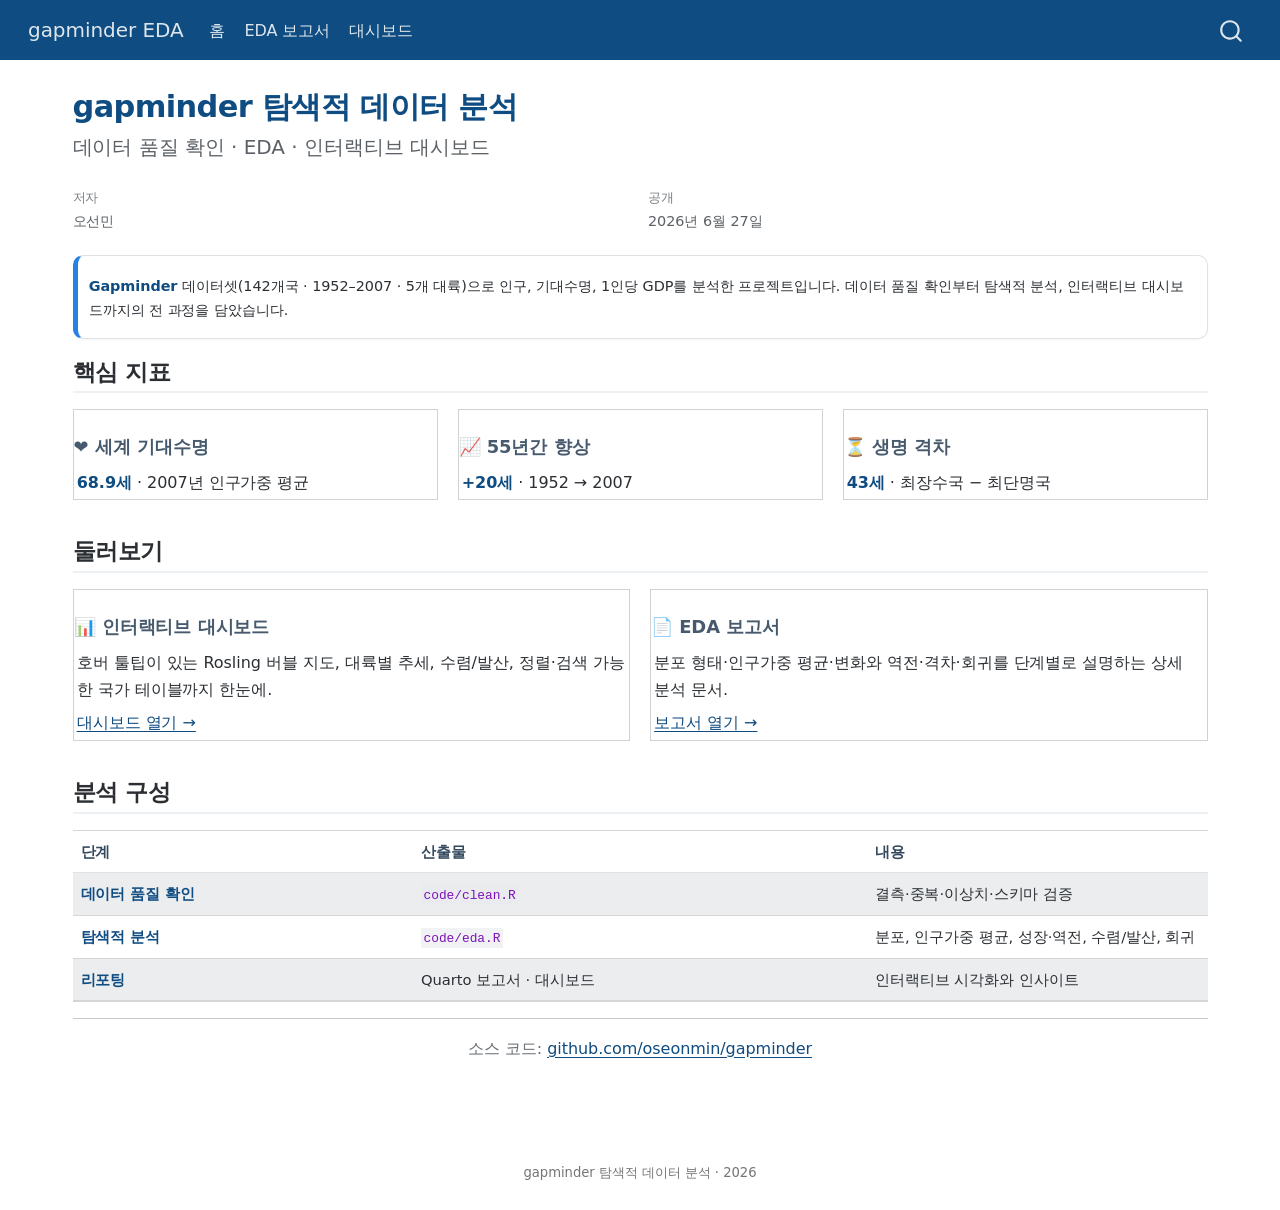
<file: docs/index.html>
<!DOCTYPE html>
<html xmlns="http://www.w3.org/1999/xhtml" lang="ko" xml:lang="ko"><head>

<meta charset="utf-8">
<meta name="generator" content="quarto-1.9.38">

<meta name="viewport" content="width=device-width, initial-scale=1.0, user-scalable=yes">

<meta name="author" content="오선민">

<title>gapminder 탐색적 데이터 분석 – gapminder EDA</title>
<style>
/* Default styles provided by pandoc.
** See https://pandoc.org/MANUAL.html#variables-for-html for config info.
*/
code{white-space: pre-wrap;}
span.smallcaps{font-variant: small-caps;}
div.columns{display: flex; gap: min(4vw, 1.5em);}
div.column{flex: auto; overflow-x: auto;}
div.hanging-indent{margin-left: 1.5em; text-indent: -1.5em;}
ul.task-list{list-style: none;}
ul.task-list li input[type="checkbox"] {
  width: 0.8em;
  margin: 0 0.8em 0.2em -1em; /* quarto-specific, see https://github.com/quarto-dev/quarto-cli/issues/4556 */ 
  vertical-align: middle;
}
</style>


<script src="site_libs/quarto-nav/quarto-nav.js"></script>
<script src="site_libs/quarto-nav/headroom.min.js"></script>
<script src="site_libs/clipboard/clipboard.min.js"></script>
<script src="site_libs/quarto-search/autocomplete.umd.js"></script>
<script src="site_libs/quarto-search/fuse.min.js"></script>
<script src="site_libs/quarto-search/quarto-search.js"></script>
<meta name="quarto:offset" content="./">
<script src="site_libs/quarto-html/quarto.js" type="module"></script>
<script src="site_libs/quarto-html/tabsets/tabsets.js" type="module"></script>
<script src="site_libs/quarto-html/popper.min.js"></script>
<script src="site_libs/quarto-html/tippy.umd.min.js"></script>
<script src="site_libs/quarto-html/anchor.min.js"></script>
<link href="site_libs/quarto-html/tippy.css" rel="stylesheet">
<link href="site_libs/quarto-html/quarto-syntax-highlighting-15634bcf2e68342d4ad2dfa704d543f6.css" rel="stylesheet" id="quarto-text-highlighting-styles">
<script src="site_libs/bootstrap/bootstrap.min.js"></script>
<link href="site_libs/bootstrap/bootstrap-icons.css" rel="stylesheet">
<link href="site_libs/bootstrap/bootstrap-00a51743468737d8efcce7488f178122.min.css" rel="stylesheet" append-hash="true" id="quarto-bootstrap" data-mode="light">
<script id="quarto-search-options" type="application/json">{
  "location": "navbar",
  "copy-button": false,
  "collapse-after": 3,
  "panel-placement": "end",
  "type": "overlay",
  "limit": 50,
  "keyboard-shortcut": [
    "f",
    "/",
    "s"
  ],
  "show-item-context": false,
  "language": {
    "search-no-results-text": "일치 없음",
    "search-matching-documents-text": "일치된 문서",
    "search-copy-link-title": "검색 링크 복사",
    "search-hide-matches-text": "추가 검색 결과 숨기기",
    "search-more-match-text": "추가 검색결과",
    "search-more-matches-text": "추가 검색결과",
    "search-clear-button-title": "제거",
    "search-text-placeholder": "",
    "search-detached-cancel-button-title": "취소",
    "search-submit-button-title": "검색",
    "search-label": "검색"
  }
}</script>


</head>

<body class="nav-fixed quarto-light">

<div id="quarto-search-results"></div>
  <header id="quarto-header" class="headroom fixed-top">
    <nav class="navbar navbar-expand-lg " data-bs-theme="dark">
      <div class="navbar-container container-fluid">
      <div class="navbar-brand-container mx-auto">
    <a class="navbar-brand" href="./index.html">
    <span class="navbar-title">gapminder EDA</span>
    </a>
  </div>
            <div id="quarto-search" class="" title="검색"></div>
          <button class="navbar-toggler" type="button" data-bs-toggle="collapse" data-bs-target="#navbarCollapse" aria-controls="navbarCollapse" role="menu" aria-expanded="false" aria-label="탐색 전환" onclick="if (window.quartoToggleHeadroom) { window.quartoToggleHeadroom(); }">
  <span class="navbar-toggler-icon"></span>
</button>
          <div class="collapse navbar-collapse" id="navbarCollapse">
            <ul class="navbar-nav navbar-nav-scroll me-auto">
  <li class="nav-item">
    <a class="nav-link active" href="./index.html" aria-current="page"> 
<span class="menu-text">홈</span></a>
  </li>  
  <li class="nav-item">
    <a class="nav-link" href="./document/eda_report.html"> 
<span class="menu-text">EDA 보고서</span></a>
  </li>  
  <li class="nav-item">
    <a class="nav-link" href="./document/eda_dashboard.html"> 
<span class="menu-text">대시보드</span></a>
  </li>  
</ul>
          </div> <!-- /navcollapse -->
            <div class="quarto-navbar-tools">
</div>
      </div> <!-- /container-fluid -->
    </nav>
</header>
<!-- content -->
<div id="quarto-content" class="quarto-container page-columns page-rows-contents page-layout-full page-navbar">
<!-- sidebar -->
<!-- margin-sidebar -->
    
<!-- main -->
<main class="content column-page" id="quarto-document-content">

<header id="title-block-header" class="quarto-title-block default">
<div class="quarto-title">
<h1 class="title">gapminder 탐색적 데이터 분석</h1>
<p class="subtitle lead">데이터 품질 확인 · EDA · 인터랙티브 대시보드</p>
</div>



<div class="quarto-title-meta column-page">

    <div>
    <div class="quarto-title-meta-heading">저자</div>
    <div class="quarto-title-meta-contents">
             <p>오선민 </p>
          </div>
  </div>
    
    <div>
    <div class="quarto-title-meta-heading">공개</div>
    <div class="quarto-title-meta-contents">
      <p class="date">2026년 6월 27일</p>
    </div>
  </div>
  
    
  </div>
  


</header>


<div class="callout callout-style-simple callout-note no-icon">
<div class="callout-body d-flex">
<div class="callout-icon-container">
<i class="callout-icon no-icon"></i>
</div>
<div class="callout-body-container">
<p><strong>Gapminder</strong> 데이터셋(142개국 · 1952–2007 · 5개 대륙)으로 인구, 기대수명, 1인당 GDP를 분석한 프로젝트입니다. 데이터 품질 확인부터 탐색적 분석, 인터랙티브 대시보드까지의 전 과정을 담았습니다.</p>
</div>
</div>
</div>
<section id="핵심-지표" class="level2 unnumbered">
<h2 class="unnumbered anchored" data-anchor-id="핵심-지표">핵심 지표</h2>
<div class="quarto-layout-panel" data-layout-ncol="3">
<div class="quarto-layout-row">
<section id="세계-기대수명" class="level3 card quarto-layout-cell" style="flex-basis: 33.3%;justify-content: flex-start;">
<h3 class="anchored" data-anchor-id="세계-기대수명">❤️ 세계 기대수명</h3>
<p><strong>68.9세</strong> · 2007년 인구가중 평균</p>
</section>
<section id="년간-향상" class="level3 card quarto-layout-cell" style="flex-basis: 33.3%;justify-content: flex-start;">
<h3 class="anchored" data-anchor-id="년간-향상">📈 55년간 향상</h3>
<p><strong>+20세</strong> · 1952 → 2007</p>
</section>
<section id="생명-격차" class="level3 card quarto-layout-cell" style="flex-basis: 33.3%;justify-content: flex-start;">
<h3 class="anchored" data-anchor-id="생명-격차">⏳ 생명 격차</h3>
<p><strong>43세</strong> · 최장수국 − 최단명국</p>
</section>
</div>
</div>
</section>
<section id="둘러보기" class="level2 unnumbered">
<h2 class="unnumbered anchored" data-anchor-id="둘러보기">둘러보기</h2>
<div class="quarto-layout-panel" data-layout-ncol="2">
<div class="quarto-layout-row">
<section id="인터랙티브-대시보드" class="level3 card quarto-layout-cell" style="flex-basis: 50.0%;justify-content: flex-start;">
<h3 class="anchored" data-anchor-id="인터랙티브-대시보드">📊 인터랙티브 대시보드</h3>
<p>호버 툴팁이 있는 Rosling 버블 지도, 대륙별 추세, 수렴/발산, 정렬·검색 가능한 국가 테이블까지 한눈에.</p>
<p><a href="document/eda_dashboard.html">대시보드 열기 →</a></p>
</section>
<section id="eda-보고서" class="level3 card quarto-layout-cell" style="flex-basis: 50.0%;justify-content: flex-start;">
<h3 class="anchored" data-anchor-id="eda-보고서">📄 EDA 보고서</h3>
<p>분포 형태·인구가중 평균·변화와 역전·격차·회귀를 단계별로 설명하는 상세 분석 문서.</p>
<p><a href="document/eda_report.html">보고서 열기 →</a></p>
</section>
</div>
</div>
</section>
<section id="분석-구성" class="level2 unnumbered">
<h2 class="unnumbered anchored" data-anchor-id="분석-구성">분석 구성</h2>
<table class="table-striped table-hover caption-top table">
<colgroup>
<col style="width: 30%">
<col style="width: 40%">
<col style="width: 30%">
</colgroup>
<thead>
<tr class="header">
<th>단계</th>
<th>산출물</th>
<th>내용</th>
</tr>
</thead>
<tbody>
<tr class="odd">
<td><strong>데이터 품질 확인</strong></td>
<td><code>code/clean.R</code></td>
<td>결측·중복·이상치·스키마 검증</td>
</tr>
<tr class="even">
<td><strong>탐색적 분석</strong></td>
<td><code>code/eda.R</code></td>
<td>분포, 인구가중 평균, 성장·역전, 수렴/발산, 회귀</td>
</tr>
<tr class="odd">
<td><strong>리포팅</strong></td>
<td>Quarto 보고서 · 대시보드</td>
<td>인터랙티브 시각화와 인사이트</td>
</tr>
</tbody>
</table>
<hr>
<div style="text-align:center; color:#6b7177;">
<p>소스 코드: <a href="https://github.com/oseonmin/gapminder">github.com/oseonmin/gapminder</a></p>
</div>


</section>

</main> <!-- /main -->
<script id="quarto-html-after-body" type="application/javascript">
  window.document.addEventListener("DOMContentLoaded", function (event) {
    const icon = "";
    const anchorJS = new window.AnchorJS();
    anchorJS.options = {
      placement: 'right',
      icon: icon
    };
    anchorJS.add('.anchored');
    const isCodeAnnotation = (el) => {
      for (const clz of el.classList) {
        if (clz.startsWith('code-annotation-')) {                     
          return true;
        }
      }
      return false;
    }
    const onCopySuccess = function(e) {
      // button target
      const button = e.trigger;
      // don't keep focus
      button.blur();
      // flash "checked"
      button.classList.add('code-copy-button-checked');
      var currentTitle = button.getAttribute("title");
      button.setAttribute("title", "복사완료!");
      let tooltip;
      if (window.bootstrap) {
        button.setAttribute("data-bs-toggle", "tooltip");
        button.setAttribute("data-bs-placement", "left");
        button.setAttribute("data-bs-title", "복사완료!");
        tooltip = new bootstrap.Tooltip(button, 
          { trigger: "manual", 
            customClass: "code-copy-button-tooltip",
            offset: [0, -8]});
        tooltip.show();    
      }
      setTimeout(function() {
        if (tooltip) {
          tooltip.hide();
          button.removeAttribute("data-bs-title");
          button.removeAttribute("data-bs-toggle");
          button.removeAttribute("data-bs-placement");
        }
        button.setAttribute("title", currentTitle);
        button.classList.remove('code-copy-button-checked');
      }, 1000);
      // clear code selection
      e.clearSelection();
    }
    const getTextToCopy = function(trigger) {
      const outerScaffold = trigger.parentElement.cloneNode(true);
      const codeEl = outerScaffold.querySelector('code');
      for (const childEl of codeEl.children) {
        if (isCodeAnnotation(childEl)) {
          childEl.remove();
        }
      }
      return codeEl.innerText;
    }
    const clipboard = new window.ClipboardJS('.code-copy-button:not([data-in-quarto-modal])', {
      text: getTextToCopy
    });
    clipboard.on('success', onCopySuccess);
    if (window.document.getElementById('quarto-embedded-source-code-modal')) {
      const clipboardModal = new window.ClipboardJS('.code-copy-button[data-in-quarto-modal]', {
        text: getTextToCopy,
        container: window.document.getElementById('quarto-embedded-source-code-modal')
      });
      clipboardModal.on('success', onCopySuccess);
    }
      var localhostRegex = new RegExp(/^(?:http|https):\/\/localhost\:?[0-9]*\//);
      var mailtoRegex = new RegExp(/^mailto:/);
        var filterRegex = new RegExp('/' + window.location.host + '/');
      var isInternal = (href) => {
          return filterRegex.test(href) || localhostRegex.test(href) || mailtoRegex.test(href);
      }
      // Inspect non-navigation links and adorn them if external
     var links = window.document.querySelectorAll('a[href]:not(.nav-link):not(.navbar-brand):not(.toc-action):not(.sidebar-link):not(.sidebar-item-toggle):not(.pagination-link):not(.no-external):not([aria-hidden]):not(.dropdown-item):not(.quarto-navigation-tool):not(.about-link)');
      for (var i=0; i<links.length; i++) {
        const link = links[i];
        if (!isInternal(link.href)) {
          // undo the damage that might have been done by quarto-nav.js in the case of
          // links that we want to consider external
          if (link.dataset.originalHref !== undefined) {
            link.href = link.dataset.originalHref;
          }
        }
      }
    function tippyHover(el, contentFn, onTriggerFn, onUntriggerFn) {
      const config = {
        allowHTML: true,
        maxWidth: 500,
        delay: 100,
        arrow: false,
        appendTo: function(el) {
            return el.parentElement;
        },
        interactive: true,
        interactiveBorder: 10,
        theme: 'quarto',
        placement: 'bottom-start',
      };
      if (contentFn) {
        config.content = contentFn;
      }
      if (onTriggerFn) {
        config.onTrigger = onTriggerFn;
      }
      if (onUntriggerFn) {
        config.onUntrigger = onUntriggerFn;
      }
      window.tippy(el, config); 
    }
    const noterefs = window.document.querySelectorAll('a[role="doc-noteref"]');
    for (var i=0; i<noterefs.length; i++) {
      const ref = noterefs[i];
      tippyHover(ref, function() {
        // use id or data attribute instead here
        let href = ref.getAttribute('data-footnote-href') || ref.getAttribute('href');
        try { href = new URL(href).hash; } catch {}
        const id = href.replace(/^#\/?/, "");
        const note = window.document.getElementById(id);
        if (note) {
          return note.innerHTML;
        } else {
          return "";
        }
      });
    }
    const xrefs = window.document.querySelectorAll('a.quarto-xref');
    const processXRef = (id, note) => {
      // Strip column container classes
      const stripColumnClz = (el) => {
        el.classList.remove("page-full", "page-columns");
        if (el.children) {
          for (const child of el.children) {
            stripColumnClz(child);
          }
        }
      }
      stripColumnClz(note)
      if (id === null || id.startsWith('sec-')) {
        // Special case sections, only their first couple elements
        const container = document.createElement("div");
        if (note.children && note.children.length > 2) {
          container.appendChild(note.children[0].cloneNode(true));
          for (let i = 1; i < note.children.length; i++) {
            const child = note.children[i];
            if (child.tagName === "P" && child.innerText === "") {
              continue;
            } else {
              container.appendChild(child.cloneNode(true));
              break;
            }
          }
          if (window.Quarto?.typesetMath) {
            window.Quarto.typesetMath(container);
          }
          return container.innerHTML
        } else {
          if (window.Quarto?.typesetMath) {
            window.Quarto.typesetMath(note);
          }
          return note.innerHTML;
        }
      } else {
        // Remove any anchor links if they are present
        const anchorLink = note.querySelector('a.anchorjs-link');
        if (anchorLink) {
          anchorLink.remove();
        }
        if (window.Quarto?.typesetMath) {
          window.Quarto.typesetMath(note);
        }
        if (note.classList.contains("callout")) {
          return note.outerHTML;
        } else {
          return note.innerHTML;
        }
      }
    }
    for (var i=0; i<xrefs.length; i++) {
      const xref = xrefs[i];
      tippyHover(xref, undefined, function(instance) {
        instance.disable();
        let url = xref.getAttribute('href');
        let hash = undefined; 
        if (url.startsWith('#')) {
          hash = url;
        } else {
          try { hash = new URL(url).hash; } catch {}
        }
        if (hash) {
          const id = hash.replace(/^#\/?/, "");
          const note = window.document.getElementById(id);
          if (note !== null) {
            try {
              const html = processXRef(id, note.cloneNode(true));
              instance.setContent(html);
            } finally {
              instance.enable();
              instance.show();
            }
          } else {
            // See if we can fetch this
            fetch(url.split('#')[0])
            .then(res => res.text())
            .then(html => {
              const parser = new DOMParser();
              const htmlDoc = parser.parseFromString(html, "text/html");
              const note = htmlDoc.getElementById(id);
              if (note !== null) {
                const html = processXRef(id, note);
                instance.setContent(html);
              } 
            }).finally(() => {
              instance.enable();
              instance.show();
            });
          }
        } else {
          // See if we can fetch a full url (with no hash to target)
          // This is a special case and we should probably do some content thinning / targeting
          fetch(url)
          .then(res => res.text())
          .then(html => {
            const parser = new DOMParser();
            const htmlDoc = parser.parseFromString(html, "text/html");
            const note = htmlDoc.querySelector('main.content');
            if (note !== null) {
              // This should only happen for chapter cross references
              // (since there is no id in the URL)
              // remove the first header
              if (note.children.length > 0 && note.children[0].tagName === "HEADER") {
                note.children[0].remove();
              }
              const html = processXRef(null, note);
              instance.setContent(html);
            } 
          }).finally(() => {
            instance.enable();
            instance.show();
          });
        }
      }, function(instance) {
      });
    }
        let selectedAnnoteEl;
        const selectorForAnnotation = ( cell, annotation) => {
          let cellAttr = 'data-code-cell="' + cell + '"';
          let lineAttr = 'data-code-annotation="' +  annotation + '"';
          const selector = 'span[' + cellAttr + '][' + lineAttr + ']';
          return selector;
        }
        const selectCodeLines = (annoteEl) => {
          const doc = window.document;
          const targetCell = annoteEl.getAttribute("data-target-cell");
          const targetAnnotation = annoteEl.getAttribute("data-target-annotation");
          const annoteSpan = window.document.querySelector(selectorForAnnotation(targetCell, targetAnnotation));
          const lines = annoteSpan.getAttribute("data-code-lines").split(",");
          const lineIds = lines.map((line) => {
            return targetCell + "-" + line;
          })
          let top = null;
          let height = null;
          let parent = null;
          if (lineIds.length > 0) {
              //compute the position of the single el (top and bottom and make a div)
              const el = window.document.getElementById(lineIds[0]);
              top = el.offsetTop;
              height = el.offsetHeight;
              parent = el.parentElement.parentElement;
            if (lineIds.length > 1) {
              const lastEl = window.document.getElementById(lineIds[lineIds.length - 1]);
              const bottom = lastEl.offsetTop + lastEl.offsetHeight;
              height = bottom - top;
            }
            if (top !== null && height !== null && parent !== null) {
              // cook up a div (if necessary) and position it 
              let div = window.document.getElementById("code-annotation-line-highlight");
              if (div === null) {
                div = window.document.createElement("div");
                div.setAttribute("id", "code-annotation-line-highlight");
                div.style.position = 'absolute';
                parent.appendChild(div);
              }
              div.style.top = top - 2 + "px";
              div.style.height = height + 4 + "px";
              div.style.left = 0;
              let gutterDiv = window.document.getElementById("code-annotation-line-highlight-gutter");
              if (gutterDiv === null) {
                gutterDiv = window.document.createElement("div");
                gutterDiv.setAttribute("id", "code-annotation-line-highlight-gutter");
                gutterDiv.style.position = 'absolute';
                const codeCell = window.document.getElementById(targetCell);
                const gutter = codeCell.querySelector('.code-annotation-gutter');
                gutter.appendChild(gutterDiv);
              }
              gutterDiv.style.top = top - 2 + "px";
              gutterDiv.style.height = height + 4 + "px";
            }
            selectedAnnoteEl = annoteEl;
          }
        };
        const unselectCodeLines = () => {
          const elementsIds = ["code-annotation-line-highlight", "code-annotation-line-highlight-gutter"];
          elementsIds.forEach((elId) => {
            const div = window.document.getElementById(elId);
            if (div) {
              div.remove();
            }
          });
          selectedAnnoteEl = undefined;
        };
          // Handle positioning of the toggle
      window.addEventListener(
        "resize",
        throttle(() => {
          elRect = undefined;
          if (selectedAnnoteEl) {
            selectCodeLines(selectedAnnoteEl);
          }
        }, 10)
      );
      function throttle(fn, ms) {
      let throttle = false;
      let timer;
        return (...args) => {
          if(!throttle) { // first call gets through
              fn.apply(this, args);
              throttle = true;
          } else { // all the others get throttled
              if(timer) clearTimeout(timer); // cancel #2
              timer = setTimeout(() => {
                fn.apply(this, args);
                timer = throttle = false;
              }, ms);
          }
        };
      }
        // Attach click handler to the DT
        const annoteDls = window.document.querySelectorAll('dt[data-target-cell]');
        for (const annoteDlNode of annoteDls) {
          annoteDlNode.addEventListener('click', (event) => {
            const clickedEl = event.target;
            if (clickedEl !== selectedAnnoteEl) {
              unselectCodeLines();
              const activeEl = window.document.querySelector('dt[data-target-cell].code-annotation-active');
              if (activeEl) {
                activeEl.classList.remove('code-annotation-active');
              }
              selectCodeLines(clickedEl);
              clickedEl.classList.add('code-annotation-active');
            } else {
              // Unselect the line
              unselectCodeLines();
              clickedEl.classList.remove('code-annotation-active');
            }
          });
        }
    const findCites = (el) => {
      const parentEl = el.parentElement;
      if (parentEl) {
        const cites = parentEl.dataset.cites;
        if (cites) {
          return {
            el,
            cites: cites.split(' ')
          };
        } else {
          return findCites(el.parentElement)
        }
      } else {
        return undefined;
      }
    };
    var bibliorefs = window.document.querySelectorAll('a[role="doc-biblioref"]');
    for (var i=0; i<bibliorefs.length; i++) {
      const ref = bibliorefs[i];
      const citeInfo = findCites(ref);
      if (citeInfo) {
        tippyHover(citeInfo.el, function() {
          var popup = window.document.createElement('div');
          citeInfo.cites.forEach(function(cite) {
            var citeDiv = window.document.createElement('div');
            citeDiv.classList.add('hanging-indent');
            citeDiv.classList.add('csl-entry');
            var biblioDiv = window.document.getElementById('ref-' + cite);
            if (biblioDiv) {
              citeDiv.innerHTML = biblioDiv.innerHTML;
            }
            popup.appendChild(citeDiv);
          });
          return popup.innerHTML;
        });
      }
    }
  });
  </script>
</div> <!-- /content -->
<footer class="footer">
  <div class="nav-footer">
    <div class="nav-footer-left">
      &nbsp;
    </div>   
    <div class="nav-footer-center">
<p>gapminder 탐색적 데이터 분석 · 2026</p>
</div>
    <div class="nav-footer-right">
      &nbsp;
    </div>
  </div>
</footer>




</body></html>
</file>
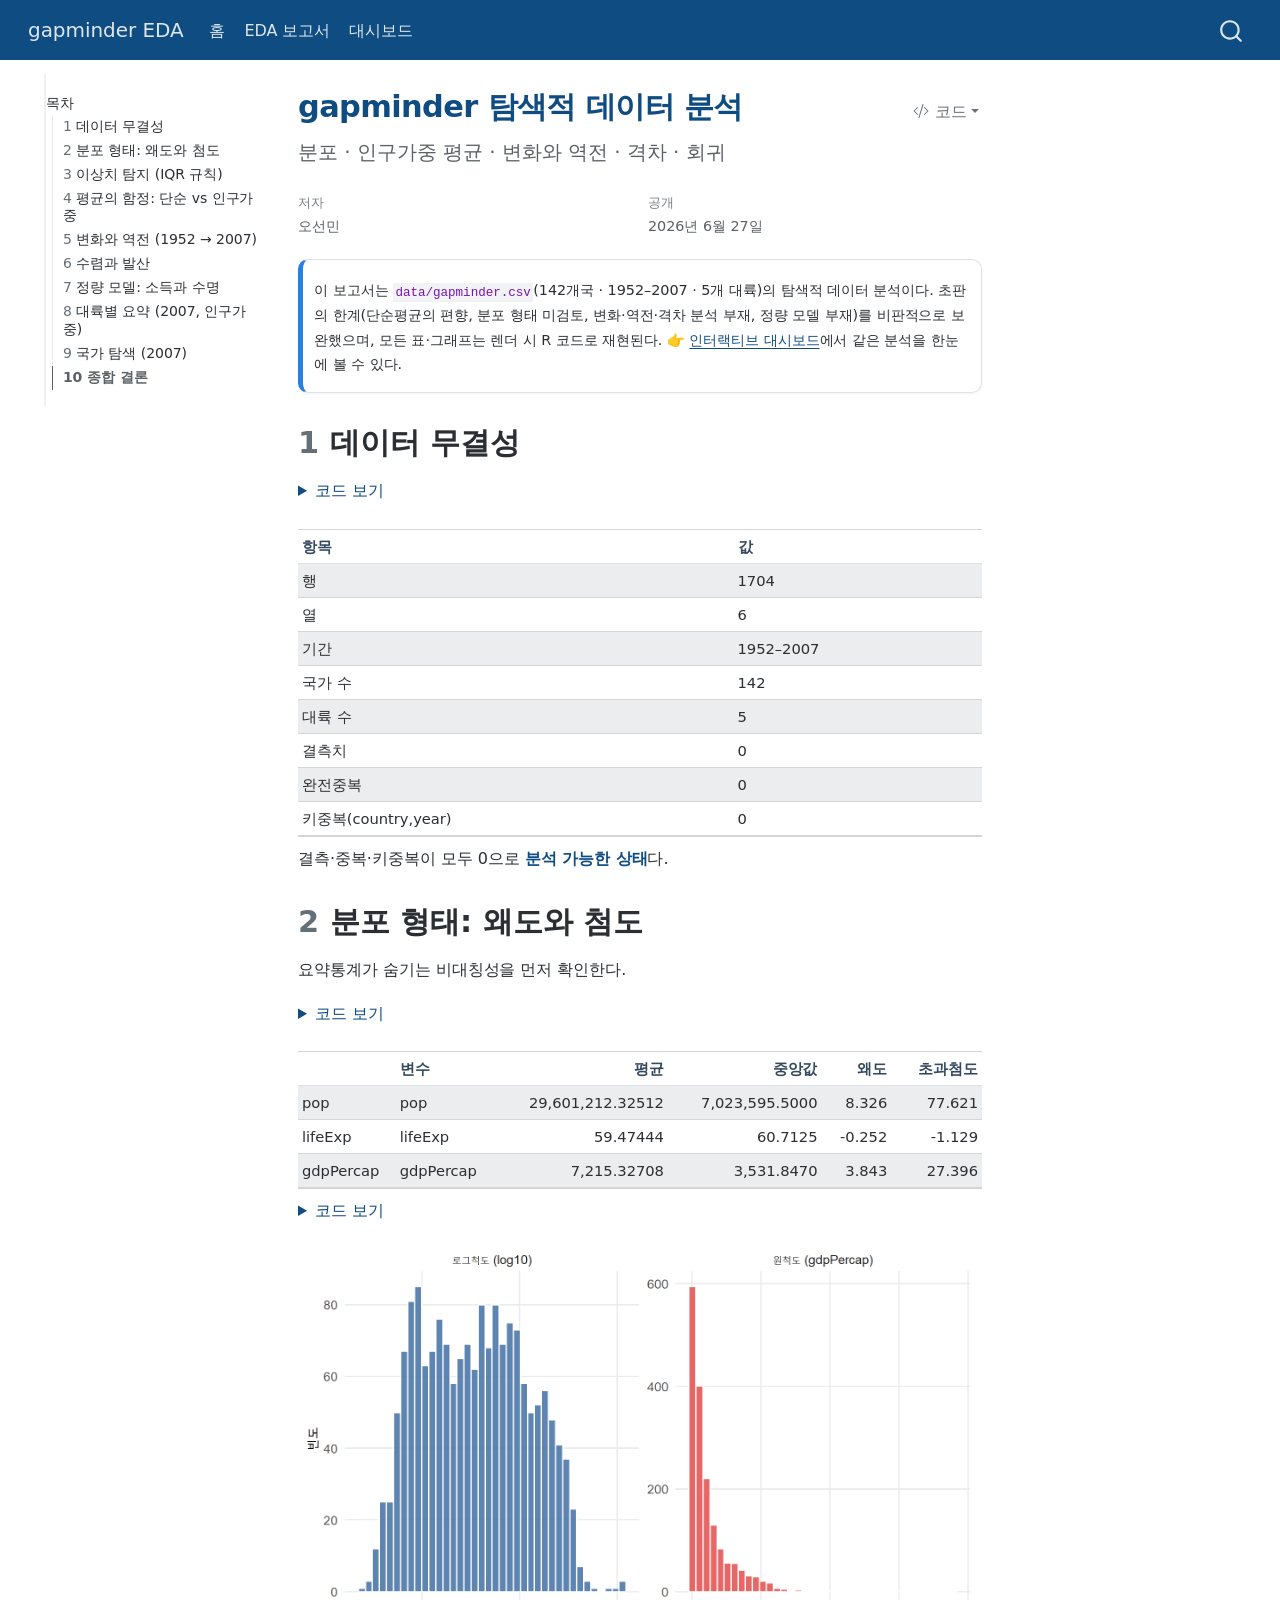
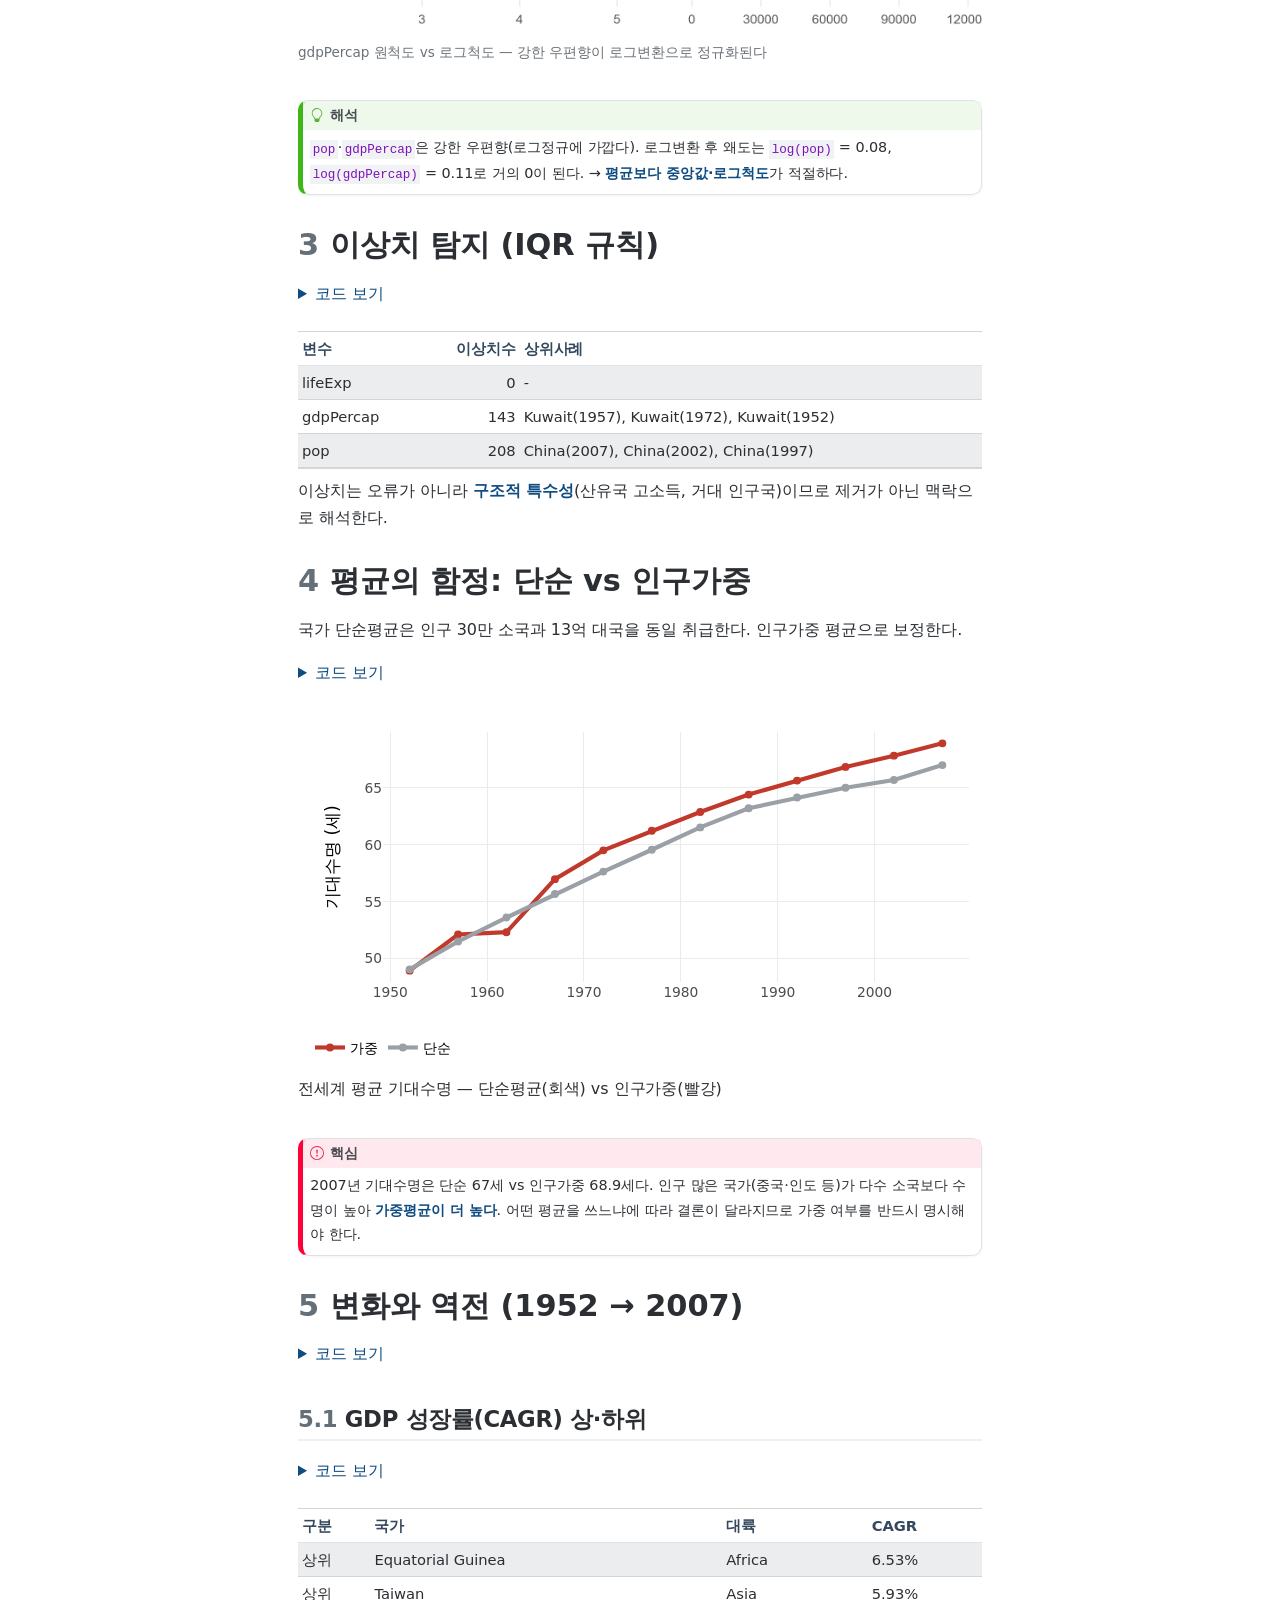
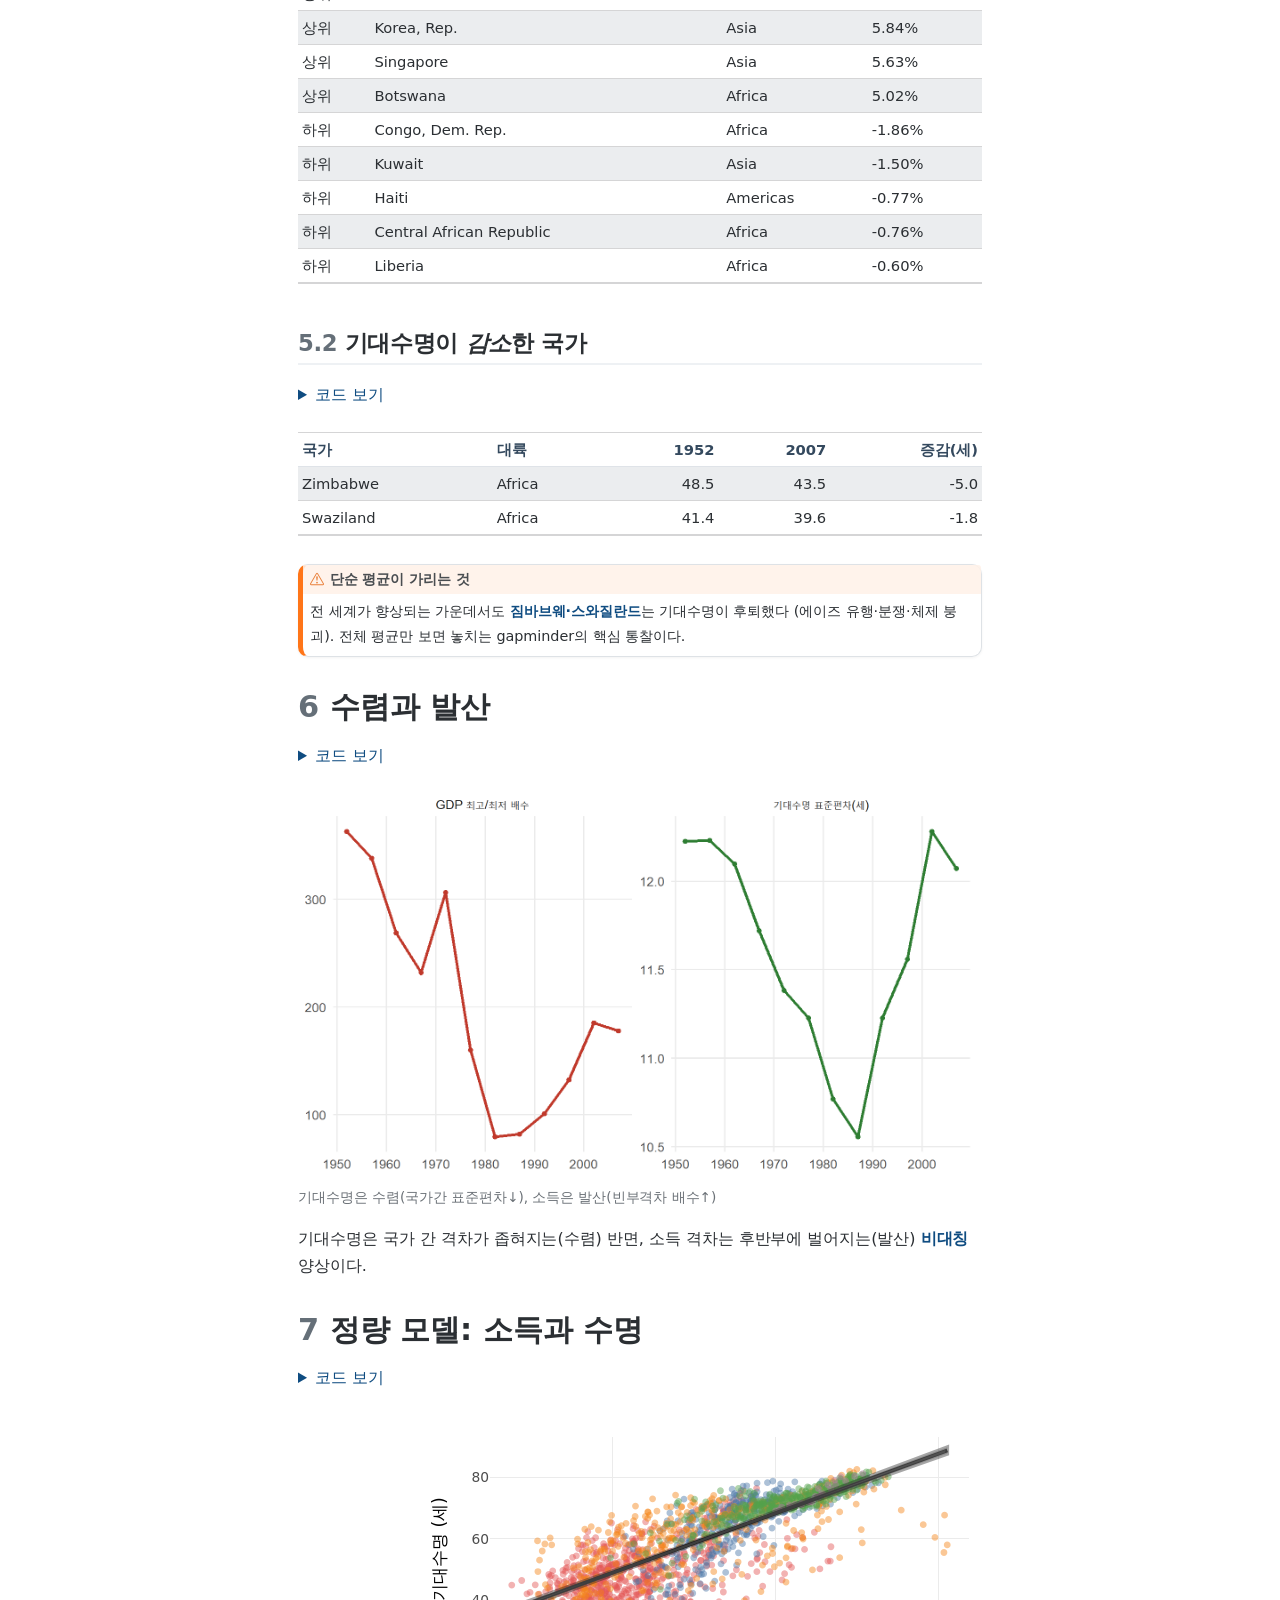
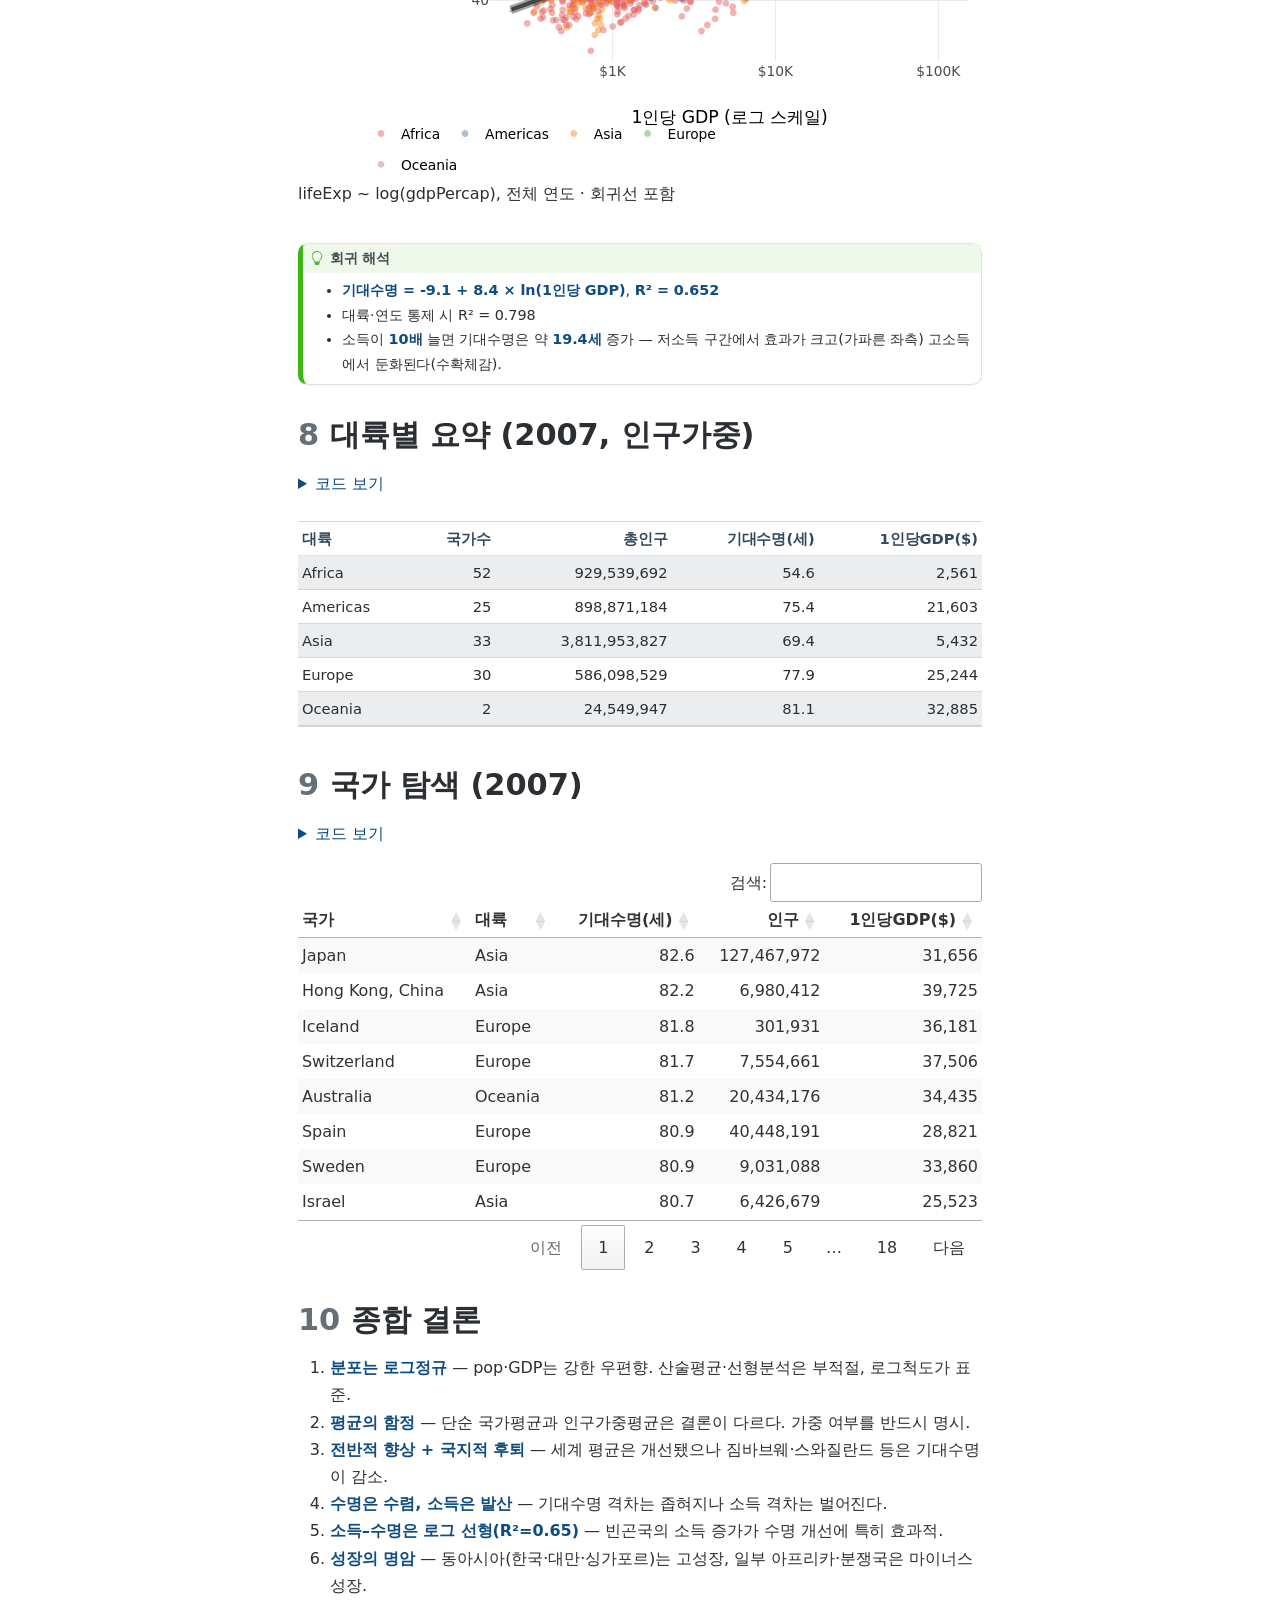
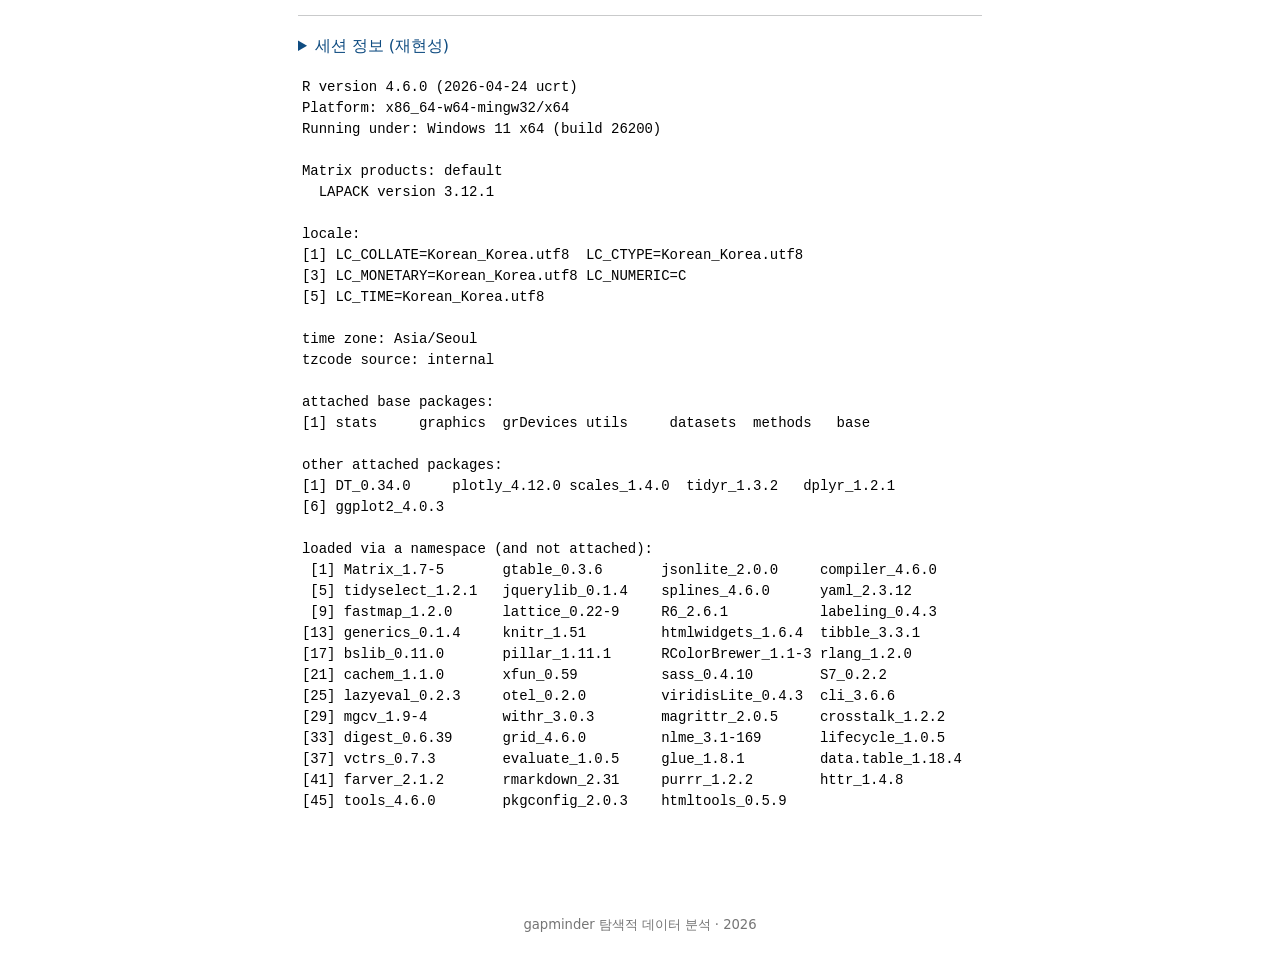
<file: docs/document/eda_report.html>
<!DOCTYPE html>
<html xmlns="http://www.w3.org/1999/xhtml" lang="ko" xml:lang="ko"><head>

<meta charset="utf-8">
<meta name="generator" content="quarto-1.9.38">

<meta name="viewport" content="width=device-width, initial-scale=1.0, user-scalable=yes">

<meta name="author" content="오선민">

<title>gapminder 탐색적 데이터 분석 – gapminder EDA</title>
<style>
/* Default styles provided by pandoc.
** See https://pandoc.org/MANUAL.html#variables-for-html for config info.
*/
code{white-space: pre-wrap;}
span.smallcaps{font-variant: small-caps;}
div.columns{display: flex; gap: min(4vw, 1.5em);}
div.column{flex: auto; overflow-x: auto;}
div.hanging-indent{margin-left: 1.5em; text-indent: -1.5em;}
ul.task-list{list-style: none;}
ul.task-list li input[type="checkbox"] {
  width: 0.8em;
  margin: 0 0.8em 0.2em -1em; /* quarto-specific, see https://github.com/quarto-dev/quarto-cli/issues/4556 */ 
  vertical-align: middle;
}
/* CSS for syntax highlighting */
html { -webkit-text-size-adjust: 100%; }
pre > code.sourceCode { white-space: pre; position: relative; }
pre > code.sourceCode > span { display: inline-block; line-height: 1.25; }
pre > code.sourceCode > span:empty { height: 1.2em; }
.sourceCode { overflow: visible; }
code.sourceCode > span { color: inherit; text-decoration: inherit; }
div.sourceCode { margin: 1em 0; }
pre.sourceCode { margin: 0; }
@media screen {
div.sourceCode { overflow: auto; }
}
@media print {
pre > code.sourceCode { white-space: pre-wrap; }
pre > code.sourceCode > span { text-indent: -5em; padding-left: 5em; }
}
pre.numberSource code
  { counter-reset: source-line 0; }
pre.numberSource code > span
  { position: relative; left: -4em; counter-increment: source-line; }
pre.numberSource code > span > a:first-child::before
  { content: counter(source-line);
    position: relative; left: -1em; text-align: right; vertical-align: baseline;
    border: none; display: inline-block;
    -webkit-touch-callout: none; -webkit-user-select: none;
    -khtml-user-select: none; -moz-user-select: none;
    -ms-user-select: none; user-select: none;
    padding: 0 4px; width: 4em;
  }
pre.numberSource { margin-left: 3em;  padding-left: 4px; }
div.sourceCode
  {   }
@media screen {
pre > code.sourceCode > span > a:first-child::before { text-decoration: underline; }
}
</style>


<script src="../site_libs/quarto-nav/quarto-nav.js"></script>
<script src="../site_libs/quarto-nav/headroom.min.js"></script>
<script src="../site_libs/clipboard/clipboard.min.js"></script>
<script src="../site_libs/quarto-search/autocomplete.umd.js"></script>
<script src="../site_libs/quarto-search/fuse.min.js"></script>
<script src="../site_libs/quarto-search/quarto-search.js"></script>
<meta name="quarto:offset" content="../">
<script src="../site_libs/quarto-html/quarto.js" type="module"></script>
<script src="../site_libs/quarto-html/tabsets/tabsets.js" type="module"></script>
<script src="../site_libs/quarto-html/popper.min.js"></script>
<script src="../site_libs/quarto-html/tippy.umd.min.js"></script>
<script src="../site_libs/quarto-html/anchor.min.js"></script>
<link href="../site_libs/quarto-html/tippy.css" rel="stylesheet">
<link href="../site_libs/quarto-html/quarto-syntax-highlighting-15634bcf2e68342d4ad2dfa704d543f6.css" rel="stylesheet" id="quarto-text-highlighting-styles">
<script src="../site_libs/bootstrap/bootstrap.min.js"></script>
<link href="../site_libs/bootstrap/bootstrap-icons.css" rel="stylesheet">
<link href="../site_libs/bootstrap/bootstrap-00a51743468737d8efcce7488f178122.min.css" rel="stylesheet" append-hash="true" id="quarto-bootstrap" data-mode="light">
<script id="quarto-search-options" type="application/json">{
  "location": "navbar",
  "copy-button": false,
  "collapse-after": 3,
  "panel-placement": "end",
  "type": "overlay",
  "limit": 50,
  "keyboard-shortcut": [
    "f",
    "/",
    "s"
  ],
  "show-item-context": false,
  "language": {
    "search-no-results-text": "일치 없음",
    "search-matching-documents-text": "일치된 문서",
    "search-copy-link-title": "검색 링크 복사",
    "search-hide-matches-text": "추가 검색 결과 숨기기",
    "search-more-match-text": "추가 검색결과",
    "search-more-matches-text": "추가 검색결과",
    "search-clear-button-title": "제거",
    "search-text-placeholder": "",
    "search-detached-cancel-button-title": "취소",
    "search-submit-button-title": "검색",
    "search-label": "검색"
  }
}</script>
<link href="../site_libs/htmltools-fill-0.5.9/fill.css" rel="stylesheet">

<script src="../site_libs/htmlwidgets-1.6.4/htmlwidgets.js"></script>

<script src="../site_libs/plotly-binding-4.12.0/plotly.js"></script>

<script src="../site_libs/typedarray-0.1/typedarray.min.js"></script>

<script src="../site_libs/jquery-3.6.0/jquery-3.6.0.min.js"></script>

<link href="../site_libs/crosstalk-1.2.2/css/crosstalk.min.css" rel="stylesheet">

<script src="../site_libs/crosstalk-1.2.2/js/crosstalk.min.js"></script>

<link href="../site_libs/plotly-htmlwidgets-css-2.25.2/plotly-htmlwidgets.css" rel="stylesheet">

<script src="../site_libs/plotly-main-2.25.2/plotly-latest.min.js"></script>

<link href="../site_libs/datatables-css-0.0.0/datatables-crosstalk.css" rel="stylesheet">

<script src="../site_libs/datatables-binding-0.34.0/datatables.js"></script>

<link href="../site_libs/dt-core-1.13.6/css/jquery.dataTables.min.css" rel="stylesheet">

<link href="../site_libs/dt-core-1.13.6/css/jquery.dataTables.extra.css" rel="stylesheet">

<script src="../site_libs/dt-core-1.13.6/js/jquery.dataTables.min.js"></script>



</head>

<body class="floating nav-fixed quarto-light">

<div id="quarto-search-results"></div>
  <header id="quarto-header" class="headroom fixed-top">
    <nav class="navbar navbar-expand-lg " data-bs-theme="dark">
      <div class="navbar-container container-fluid">
      <div class="navbar-brand-container mx-auto">
    <a class="navbar-brand" href="../index.html">
    <span class="navbar-title">gapminder EDA</span>
    </a>
  </div>
            <div id="quarto-search" class="" title="검색"></div>
          <button class="navbar-toggler" type="button" data-bs-toggle="collapse" data-bs-target="#navbarCollapse" aria-controls="navbarCollapse" role="menu" aria-expanded="false" aria-label="탐색 전환" onclick="if (window.quartoToggleHeadroom) { window.quartoToggleHeadroom(); }">
  <span class="navbar-toggler-icon"></span>
</button>
          <div class="collapse navbar-collapse" id="navbarCollapse">
            <ul class="navbar-nav navbar-nav-scroll me-auto">
  <li class="nav-item">
    <a class="nav-link" href="../index.html"> 
<span class="menu-text">홈</span></a>
  </li>  
  <li class="nav-item">
    <a class="nav-link active" href="../document/eda_report.html" aria-current="page"> 
<span class="menu-text">EDA 보고서</span></a>
  </li>  
  <li class="nav-item">
    <a class="nav-link" href="../document/eda_dashboard.html"> 
<span class="menu-text">대시보드</span></a>
  </li>  
</ul>
          </div> <!-- /navcollapse -->
            <div class="quarto-navbar-tools">
</div>
      </div> <!-- /container-fluid -->
    </nav>
</header>
<!-- content -->
<div id="quarto-content" class="quarto-container page-columns page-rows-contents page-layout-article page-navbar">
<!-- sidebar -->
  <nav id="quarto-sidebar" class="sidebar collapse collapse-horizontal quarto-sidebar-collapse-item sidebar-navigation floating overflow-auto">
    <nav id="TOC" role="doc-toc" class="toc-active">
    <h2 id="toc-title">목차</h2>
   
  <ul>
  <li><a href="#데이터-무결성" id="toc-데이터-무결성" class="nav-link active" data-scroll-target="#데이터-무결성"><span class="header-section-number">1</span> 데이터 무결성</a></li>
  <li><a href="#분포-형태-왜도와-첨도" id="toc-분포-형태-왜도와-첨도" class="nav-link" data-scroll-target="#분포-형태-왜도와-첨도"><span class="header-section-number">2</span> 분포 형태: 왜도와 첨도</a></li>
  <li><a href="#이상치-탐지-iqr-규칙" id="toc-이상치-탐지-iqr-규칙" class="nav-link" data-scroll-target="#이상치-탐지-iqr-규칙"><span class="header-section-number">3</span> 이상치 탐지 (IQR 규칙)</a></li>
  <li><a href="#sec-weighted" id="toc-sec-weighted" class="nav-link" data-scroll-target="#sec-weighted"><span class="header-section-number">4</span> 평균의 함정: 단순 vs 인구가중</a></li>
  <li><a href="#변화와-역전-1952-2007" id="toc-변화와-역전-1952-2007" class="nav-link" data-scroll-target="#변화와-역전-1952-2007"><span class="header-section-number">5</span> 변화와 역전 (1952 → 2007)</a>
  <ul class="collapse">
  <li><a href="#gdp-성장률cagr-상하위" id="toc-gdp-성장률cagr-상하위" class="nav-link" data-scroll-target="#gdp-성장률cagr-상하위"><span class="header-section-number">5.1</span> GDP 성장률(CAGR) 상·하위</a></li>
  <li><a href="#기대수명이-감소한-국가" id="toc-기대수명이-감소한-국가" class="nav-link" data-scroll-target="#기대수명이-감소한-국가"><span class="header-section-number">5.2</span> 기대수명이 <em>감소</em>한 국가</a></li>
  </ul></li>
  <li><a href="#수렴과-발산" id="toc-수렴과-발산" class="nav-link" data-scroll-target="#수렴과-발산"><span class="header-section-number">6</span> 수렴과 발산</a></li>
  <li><a href="#정량-모델-소득과-수명" id="toc-정량-모델-소득과-수명" class="nav-link" data-scroll-target="#정량-모델-소득과-수명"><span class="header-section-number">7</span> 정량 모델: 소득과 수명</a></li>
  <li><a href="#대륙별-요약-2007-인구가중" id="toc-대륙별-요약-2007-인구가중" class="nav-link" data-scroll-target="#대륙별-요약-2007-인구가중"><span class="header-section-number">8</span> 대륙별 요약 (2007, 인구가중)</a></li>
  <li><a href="#국가-탐색-2007" id="toc-국가-탐색-2007" class="nav-link" data-scroll-target="#국가-탐색-2007"><span class="header-section-number">9</span> 국가 탐색 (2007)</a></li>
  <li><a href="#종합-결론" id="toc-종합-결론" class="nav-link" data-scroll-target="#종합-결론"><span class="header-section-number">10</span> 종합 결론</a></li>
  </ul>
</nav>
</nav>
<div id="quarto-sidebar-glass" class="quarto-sidebar-collapse-item" data-bs-toggle="collapse" data-bs-target=".quarto-sidebar-collapse-item"></div>
<!-- margin-sidebar -->
    <div id="quarto-margin-sidebar" class="sidebar margin-sidebar zindex-bottom">
    </div>
<!-- main -->
<main class="content" id="quarto-document-content">

<header id="title-block-header" class="quarto-title-block default">
<div class="quarto-title">
<div class="quarto-title-block"><div><h1 class="title">gapminder 탐색적 데이터 분석</h1><button type="button" class="btn code-tools-button dropdown-toggle" id="quarto-code-tools-menu" data-bs-toggle="dropdown" aria-expanded="false"><i class="bi"></i> 코드</button><ul class="dropdown-menu dropdown-menu-end" aria-labelelledby="quarto-code-tools-menu"><li><a id="quarto-show-all-code" class="dropdown-item" href="javascript:void(0)" role="button">전체 코드 표시</a></li><li><a id="quarto-hide-all-code" class="dropdown-item" href="javascript:void(0)" role="button">전체 코드 숨기기</a></li><li><hr class="dropdown-divider"></li><li><a id="quarto-view-source" class="dropdown-item" href="javascript:void(0)" role="button">소스 코드 표시</a></li></ul></div></div>
<p class="subtitle lead">분포 · 인구가중 평균 · 변화와 역전 · 격차 · 회귀</p>
</div>



<div class="quarto-title-meta">

    <div>
    <div class="quarto-title-meta-heading">저자</div>
    <div class="quarto-title-meta-contents">
             <p>오선민 </p>
          </div>
  </div>
    
    <div>
    <div class="quarto-title-meta-heading">공개</div>
    <div class="quarto-title-meta-contents">
      <p class="date">2026년 6월 27일</p>
    </div>
  </div>
  
    
  </div>
  


</header>


<div class="callout callout-style-simple callout-note no-icon">
<div class="callout-body d-flex">
<div class="callout-icon-container">
<i class="callout-icon no-icon"></i>
</div>
<div class="callout-body-container">
<p>이 보고서는 <code>data/gapminder.csv</code>(142개국 · 1952–2007 · 5개 대륙)의 탐색적 데이터 분석이다. 초판의 한계(단순평균의 편향, 분포 형태 미검토, 변화·역전·격차 분석 부재, 정량 모델 부재)를 비판적으로 보완했으며, 모든 표·그래프는 렌더 시 R 코드로 재현된다. 👉 <a href="eda_dashboard.html">인터랙티브 대시보드</a>에서 같은 분석을 한눈에 볼 수 있다.</p>
</div>
</div>
</div>
<section id="데이터-무결성" class="level1" data-number="1">
<h1 data-number="1"><span class="header-section-number">1</span> 데이터 무결성</h1>
<div class="cell">
<details class="code-fold">
<summary>코드 보기</summary>
<div class="code-copy-outer-scaffold"><div class="sourceCode cell-code" id="cb1"><pre class="sourceCode r code-with-copy"><code class="sourceCode r"><span id="cb1-1"><a href="#cb1-1" aria-hidden="true" tabindex="-1"></a><span class="fu">data.frame</span>(</span>
<span id="cb1-2"><a href="#cb1-2" aria-hidden="true" tabindex="-1"></a>  항목 <span class="ot">=</span> <span class="fu">c</span>(<span class="st">"행"</span>, <span class="st">"열"</span>, <span class="st">"기간"</span>, <span class="st">"국가 수"</span>, <span class="st">"대륙 수"</span>, <span class="st">"결측치"</span>, <span class="st">"완전중복"</span>, <span class="st">"키중복(country,year)"</span>),</span>
<span id="cb1-3"><a href="#cb1-3" aria-hidden="true" tabindex="-1"></a>  값 <span class="ot">=</span> <span class="fu">c</span>(<span class="fu">nrow</span>(df), <span class="fu">ncol</span>(df), <span class="fu">sprintf</span>(<span class="st">"%d–%d"</span>, <span class="fu">min</span>(df<span class="sc">$</span>year), <span class="fu">max</span>(df<span class="sc">$</span>year)),</span>
<span id="cb1-4"><a href="#cb1-4" aria-hidden="true" tabindex="-1"></a>         <span class="fu">length</span>(<span class="fu">unique</span>(df<span class="sc">$</span>country)), <span class="fu">nlevels</span>(df<span class="sc">$</span>continent),</span>
<span id="cb1-5"><a href="#cb1-5" aria-hidden="true" tabindex="-1"></a>         <span class="fu">sum</span>(<span class="fu">is.na</span>(df)), <span class="fu">sum</span>(<span class="fu">duplicated</span>(df)), <span class="fu">sum</span>(<span class="fu">duplicated</span>(df[<span class="fu">c</span>(<span class="st">"country"</span>,<span class="st">"year"</span>)])))</span>
<span id="cb1-6"><a href="#cb1-6" aria-hidden="true" tabindex="-1"></a>) <span class="sc">|&gt;</span> knitr<span class="sc">::</span><span class="fu">kable</span>()</span></code></pre></div><button title="클립보드 복사" class="code-copy-button"><i class="bi"></i></button></div>
</details>
<div class="cell-output-display">
<table class="caption-top table table-sm table-striped small">
<thead>
<tr class="header">
<th style="text-align: left;">항목</th>
<th style="text-align: left;">값</th>
</tr>
</thead>
<tbody>
<tr class="odd">
<td style="text-align: left;">행</td>
<td style="text-align: left;">1704</td>
</tr>
<tr class="even">
<td style="text-align: left;">열</td>
<td style="text-align: left;">6</td>
</tr>
<tr class="odd">
<td style="text-align: left;">기간</td>
<td style="text-align: left;">1952–2007</td>
</tr>
<tr class="even">
<td style="text-align: left;">국가 수</td>
<td style="text-align: left;">142</td>
</tr>
<tr class="odd">
<td style="text-align: left;">대륙 수</td>
<td style="text-align: left;">5</td>
</tr>
<tr class="even">
<td style="text-align: left;">결측치</td>
<td style="text-align: left;">0</td>
</tr>
<tr class="odd">
<td style="text-align: left;">완전중복</td>
<td style="text-align: left;">0</td>
</tr>
<tr class="even">
<td style="text-align: left;">키중복(country,year)</td>
<td style="text-align: left;">0</td>
</tr>
</tbody>
</table>
</div>
</div>
<p>결측·중복·키중복이 모두 0으로 <strong>분석 가능한 상태</strong>다.</p>
</section>
<section id="분포-형태-왜도와-첨도" class="level1" data-number="2">
<h1 data-number="2"><span class="header-section-number">2</span> 분포 형태: 왜도와 첨도</h1>
<p>요약통계가 숨기는 비대칭성을 먼저 확인한다.</p>
<div class="cell">
<details class="code-fold">
<summary>코드 보기</summary>
<div class="code-copy-outer-scaffold"><div class="sourceCode cell-code" id="cb2"><pre class="sourceCode r code-with-copy"><code class="sourceCode r"><span id="cb2-1"><a href="#cb2-1" aria-hidden="true" tabindex="-1"></a>vars <span class="ot">&lt;-</span> <span class="fu">c</span>(<span class="st">"pop"</span>,<span class="st">"lifeExp"</span>,<span class="st">"gdpPercap"</span>)</span>
<span id="cb2-2"><a href="#cb2-2" aria-hidden="true" tabindex="-1"></a><span class="fu">data.frame</span>(</span>
<span id="cb2-3"><a href="#cb2-3" aria-hidden="true" tabindex="-1"></a>  변수 <span class="ot">=</span> vars,</span>
<span id="cb2-4"><a href="#cb2-4" aria-hidden="true" tabindex="-1"></a>  평균 <span class="ot">=</span> <span class="fu">sapply</span>(vars, \(c) <span class="fu">mean</span>(df[[c]])),</span>
<span id="cb2-5"><a href="#cb2-5" aria-hidden="true" tabindex="-1"></a>  중앙값 <span class="ot">=</span> <span class="fu">sapply</span>(vars, \(c) <span class="fu">median</span>(df[[c]])),</span>
<span id="cb2-6"><a href="#cb2-6" aria-hidden="true" tabindex="-1"></a>  왜도 <span class="ot">=</span> <span class="fu">round</span>(<span class="fu">sapply</span>(vars, \(c) <span class="fu">skewness</span>(df[[c]])), <span class="dv">3</span>),</span>
<span id="cb2-7"><a href="#cb2-7" aria-hidden="true" tabindex="-1"></a>  초과첨도 <span class="ot">=</span> <span class="fu">round</span>(<span class="fu">sapply</span>(vars, \(c) <span class="fu">kurtosis</span>(df[[c]])), <span class="dv">3</span>)</span>
<span id="cb2-8"><a href="#cb2-8" aria-hidden="true" tabindex="-1"></a>) <span class="sc">|&gt;</span> knitr<span class="sc">::</span><span class="fu">kable</span>(<span class="at">format.args =</span> <span class="fu">list</span>(<span class="at">big.mark =</span> <span class="st">","</span>))</span></code></pre></div><button title="클립보드 복사" class="code-copy-button"><i class="bi"></i></button></div>
</details>
<div class="cell-output-display">
<table class="caption-top table table-sm table-striped small">
<colgroup>
<col style="width: 14%">
<col style="width: 14%">
<col style="width: 25%">
<col style="width: 22%">
<col style="width: 10%">
<col style="width: 13%">
</colgroup>
<thead>
<tr class="header">
<th style="text-align: left;"></th>
<th style="text-align: left;">변수</th>
<th style="text-align: right;">평균</th>
<th style="text-align: right;">중앙값</th>
<th style="text-align: right;">왜도</th>
<th style="text-align: right;">초과첨도</th>
</tr>
</thead>
<tbody>
<tr class="odd">
<td style="text-align: left;">pop</td>
<td style="text-align: left;">pop</td>
<td style="text-align: right;">29,601,212.32512</td>
<td style="text-align: right;">7,023,595.5000</td>
<td style="text-align: right;">8.326</td>
<td style="text-align: right;">77.621</td>
</tr>
<tr class="even">
<td style="text-align: left;">lifeExp</td>
<td style="text-align: left;">lifeExp</td>
<td style="text-align: right;">59.47444</td>
<td style="text-align: right;">60.7125</td>
<td style="text-align: right;">-0.252</td>
<td style="text-align: right;">-1.129</td>
</tr>
<tr class="odd">
<td style="text-align: left;">gdpPercap</td>
<td style="text-align: left;">gdpPercap</td>
<td style="text-align: right;">7,215.32708</td>
<td style="text-align: right;">3,531.8470</td>
<td style="text-align: right;">3.843</td>
<td style="text-align: right;">27.396</td>
</tr>
</tbody>
</table>
</div>
</div>
<div class="cell">
<details class="code-fold">
<summary>코드 보기</summary>
<div class="code-copy-outer-scaffold"><div class="sourceCode cell-code" id="cb3"><pre class="sourceCode r code-with-copy"><code class="sourceCode r"><span id="cb3-1"><a href="#cb3-1" aria-hidden="true" tabindex="-1"></a>g <span class="ot">&lt;-</span> <span class="fu">bind_rows</span>(</span>
<span id="cb3-2"><a href="#cb3-2" aria-hidden="true" tabindex="-1"></a>  <span class="fu">transmute</span>(df, 값 <span class="ot">=</span> gdpPercap, 척도 <span class="ot">=</span> <span class="st">"원척도 (gdpPercap)"</span>),</span>
<span id="cb3-3"><a href="#cb3-3" aria-hidden="true" tabindex="-1"></a>  <span class="fu">transmute</span>(df, 값 <span class="ot">=</span> <span class="fu">log10</span>(gdpPercap), 척도 <span class="ot">=</span> <span class="st">"로그척도 (log10)"</span>))</span>
<span id="cb3-4"><a href="#cb3-4" aria-hidden="true" tabindex="-1"></a><span class="fu">ggplot</span>(g, <span class="fu">aes</span>(값, <span class="at">fill =</span> 척도)) <span class="sc">+</span></span>
<span id="cb3-5"><a href="#cb3-5" aria-hidden="true" tabindex="-1"></a>  <span class="fu">geom_histogram</span>(<span class="at">bins =</span> <span class="dv">38</span>, <span class="at">color =</span> <span class="st">"white"</span>, <span class="at">alpha =</span> .<span class="dv">9</span>) <span class="sc">+</span></span>
<span id="cb3-6"><a href="#cb3-6" aria-hidden="true" tabindex="-1"></a>  <span class="fu">facet_wrap</span>(<span class="sc">~</span>척도, <span class="at">scales =</span> <span class="st">"free"</span>) <span class="sc">+</span></span>
<span id="cb3-7"><a href="#cb3-7" aria-hidden="true" tabindex="-1"></a>  <span class="fu">scale_fill_manual</span>(<span class="at">values =</span> <span class="fu">c</span>(<span class="st">"원척도 (gdpPercap)"</span> <span class="ot">=</span> <span class="st">"#E45756"</span>, <span class="st">"로그척도 (log10)"</span> <span class="ot">=</span> <span class="st">"#4C78A8"</span>)) <span class="sc">+</span></span>
<span id="cb3-8"><a href="#cb3-8" aria-hidden="true" tabindex="-1"></a>  <span class="fu">labs</span>(<span class="at">x =</span> <span class="cn">NULL</span>, <span class="at">y =</span> <span class="st">"빈도"</span>) <span class="sc">+</span> <span class="fu">theme</span>(<span class="at">legend.position =</span> <span class="st">"none"</span>)</span></code></pre></div><button title="클립보드 복사" class="code-copy-button"><i class="bi"></i></button></div>
</details>
<div class="cell-output-display">
<div class="quarto-figure quarto-figure-center">
<figure class="figure">
<p><img src="eda_report_files/figure-html/unnamed-chunk-3-1.png" class="img-fluid figure-img" width="768"></p>
<figcaption>gdpPercap 원척도 vs 로그척도 — 강한 우편향이 로그변환으로 정규화된다</figcaption>
</figure>
</div>
</div>
</div>
<div class="callout callout-style-default callout-tip callout-titled" title="해석">
<div class="callout-header d-flex align-content-center">
<div class="callout-icon-container">
<i class="callout-icon"></i>
</div>
<div class="callout-title-container flex-fill">
<span class="screen-reader-only">힌트</span>해석
</div>
</div>
<div class="callout-body-container callout-body">
<p><code>pop</code>·<code>gdpPercap</code>은 강한 우편향(로그정규에 가깝다). 로그변환 후 왜도는 <code>log(pop)</code> = 0.08, <code>log(gdpPercap)</code> = 0.11로 거의 0이 된다. → <strong>평균보다 중앙값·로그척도</strong>가 적절하다.</p>
</div>
</div>
</section>
<section id="이상치-탐지-iqr-규칙" class="level1" data-number="3">
<h1 data-number="3"><span class="header-section-number">3</span> 이상치 탐지 (IQR 규칙)</h1>
<div class="cell">
<details class="code-fold">
<summary>코드 보기</summary>
<div class="code-copy-outer-scaffold"><div class="sourceCode cell-code" id="cb4"><pre class="sourceCode r code-with-copy"><code class="sourceCode r"><span id="cb4-1"><a href="#cb4-1" aria-hidden="true" tabindex="-1"></a><span class="fu">do.call</span>(rbind, <span class="fu">lapply</span>(<span class="fu">c</span>(<span class="st">"lifeExp"</span>,<span class="st">"gdpPercap"</span>,<span class="st">"pop"</span>), <span class="cf">function</span>(col){</span>
<span id="cb4-2"><a href="#cb4-2" aria-hidden="true" tabindex="-1"></a>  q <span class="ot">&lt;-</span> <span class="fu">quantile</span>(df[[col]], <span class="fu">c</span>(.<span class="dv">25</span>,.<span class="dv">75</span>)); iqr <span class="ot">&lt;-</span> <span class="fu">diff</span>(q)</span>
<span id="cb4-3"><a href="#cb4-3" aria-hidden="true" tabindex="-1"></a>  out <span class="ot">&lt;-</span> df[df[[col]] <span class="sc">&lt;</span> q[<span class="dv">1</span>]<span class="sc">-</span><span class="fl">1.5</span><span class="sc">*</span>iqr <span class="sc">|</span> df[[col]] <span class="sc">&gt;</span> q[<span class="dv">2</span>]<span class="sc">+</span><span class="fl">1.5</span><span class="sc">*</span>iqr, ]</span>
<span id="cb4-4"><a href="#cb4-4" aria-hidden="true" tabindex="-1"></a>  top <span class="ot">&lt;-</span> <span class="cf">if</span>(<span class="fu">nrow</span>(out)) <span class="fu">paste</span>(<span class="fu">head</span>(<span class="fu">sprintf</span>(<span class="st">"%s(%d)"</span>, out<span class="sc">$</span>country[<span class="fu">order</span>(<span class="sc">-</span>out[[col]])], out<span class="sc">$</span>year[<span class="fu">order</span>(<span class="sc">-</span>out[[col]])]),<span class="dv">3</span>), <span class="at">collapse=</span><span class="st">", "</span>) <span class="cf">else</span> <span class="st">"-"</span></span>
<span id="cb4-5"><a href="#cb4-5" aria-hidden="true" tabindex="-1"></a>  <span class="fu">data.frame</span>(변수<span class="ot">=</span>col, 이상치수<span class="ot">=</span><span class="fu">nrow</span>(out), 상위사례<span class="ot">=</span>top)</span>
<span id="cb4-6"><a href="#cb4-6" aria-hidden="true" tabindex="-1"></a>})) <span class="sc">|&gt;</span> knitr<span class="sc">::</span><span class="fu">kable</span>()</span></code></pre></div><button title="클립보드 복사" class="code-copy-button"><i class="bi"></i></button></div>
</details>
<div class="cell-output-display">
<table class="caption-top table table-sm table-striped small">
<thead>
<tr class="header">
<th style="text-align: left;">변수</th>
<th style="text-align: right;">이상치수</th>
<th style="text-align: left;">상위사례</th>
</tr>
</thead>
<tbody>
<tr class="odd">
<td style="text-align: left;">lifeExp</td>
<td style="text-align: right;">0</td>
<td style="text-align: left;">-</td>
</tr>
<tr class="even">
<td style="text-align: left;">gdpPercap</td>
<td style="text-align: right;">143</td>
<td style="text-align: left;">Kuwait(1957), Kuwait(1972), Kuwait(1952)</td>
</tr>
<tr class="odd">
<td style="text-align: left;">pop</td>
<td style="text-align: right;">208</td>
<td style="text-align: left;">China(2007), China(2002), China(1997)</td>
</tr>
</tbody>
</table>
</div>
</div>
<p>이상치는 오류가 아니라 <strong>구조적 특수성</strong>(산유국 고소득, 거대 인구국)이므로 제거가 아닌 맥락으로 해석한다.</p>
</section>
<section id="sec-weighted" class="level1" data-number="4">
<h1 data-number="4"><span class="header-section-number">4</span> 평균의 함정: 단순 vs 인구가중</h1>
<p>국가 단순평균은 인구 30만 소국과 13억 대국을 동일 취급한다. 인구가중 평균으로 보정한다.</p>
<div class="cell">
<details class="code-fold">
<summary>코드 보기</summary>
<div class="code-copy-outer-scaffold"><div class="sourceCode cell-code" id="cb5"><pre class="sourceCode r code-with-copy"><code class="sourceCode r"><span id="cb5-1"><a href="#cb5-1" aria-hidden="true" tabindex="-1"></a>comp <span class="ot">&lt;-</span> df <span class="sc">|&gt;</span> <span class="fu">group_by</span>(year) <span class="sc">|&gt;</span></span>
<span id="cb5-2"><a href="#cb5-2" aria-hidden="true" tabindex="-1"></a>  <span class="fu">summarise</span>(단순 <span class="ot">=</span> <span class="fu">mean</span>(lifeExp), 가중 <span class="ot">=</span> <span class="fu">weighted.mean</span>(lifeExp, pop), <span class="at">.groups=</span><span class="st">"drop"</span>)</span>
<span id="cb5-3"><a href="#cb5-3" aria-hidden="true" tabindex="-1"></a>cl <span class="ot">&lt;-</span> comp <span class="sc">|&gt;</span> <span class="fu">pivot_longer</span>(<span class="sc">-</span>year, <span class="at">names_to=</span><span class="st">"구분"</span>, <span class="at">values_to=</span><span class="st">"lifeExp"</span>) <span class="sc">|&gt;</span></span>
<span id="cb5-4"><a href="#cb5-4" aria-hidden="true" tabindex="-1"></a>  <span class="fu">mutate</span>(<span class="at">text =</span> <span class="fu">sprintf</span>(<span class="st">"%d년 · %s&lt;br&gt;%.1f세"</span>, year, 구분, lifeExp))</span>
<span id="cb5-5"><a href="#cb5-5" aria-hidden="true" tabindex="-1"></a>p <span class="ot">&lt;-</span> <span class="fu">ggplot</span>(cl, <span class="fu">aes</span>(year, lifeExp, <span class="at">color =</span> 구분, <span class="at">group =</span> 구분, <span class="at">text =</span> text)) <span class="sc">+</span></span>
<span id="cb5-6"><a href="#cb5-6" aria-hidden="true" tabindex="-1"></a>  <span class="fu">geom_line</span>(<span class="at">linewidth =</span> <span class="fl">1.1</span>) <span class="sc">+</span> <span class="fu">geom_point</span>(<span class="at">size =</span> <span class="fl">1.6</span>) <span class="sc">+</span></span>
<span id="cb5-7"><a href="#cb5-7" aria-hidden="true" tabindex="-1"></a>  <span class="fu">scale_color_manual</span>(<span class="at">values =</span> <span class="fu">c</span>(단순 <span class="ot">=</span> <span class="st">"#9aa0a6"</span>, 가중 <span class="ot">=</span> <span class="st">"#C0392B"</span>)) <span class="sc">+</span></span>
<span id="cb5-8"><a href="#cb5-8" aria-hidden="true" tabindex="-1"></a>  <span class="fu">labs</span>(<span class="at">x =</span> <span class="cn">NULL</span>, <span class="at">y =</span> <span class="st">"기대수명 (세)"</span>)</span>
<span id="cb5-9"><a href="#cb5-9" aria-hidden="true" tabindex="-1"></a><span class="fu">gg2</span>(p)</span></code></pre></div><button title="클립보드 복사" class="code-copy-button"><i class="bi"></i></button></div>
</details>
<div class="cell-output-display">
<div class="plotly html-widget html-fill-item" id="htmlwidget-e8ff55c54a49293067d5" style="width:100%;height:373px;"></div>
<script type="application/json" data-for="htmlwidget-e8ff55c54a49293067d5">{"x":{"data":[{"x":[1952,1957,1962,1967,1972,1977,1982,1987,1992,1997,2002,2007],"y":[48.944236730843656,52.121885082738451,52.324382082878934,56.984306791268871,59.514782924650419,61.237255947639646,62.88175539179754,64.416350058076944,65.645899695567564,66.849342948175291,67.839041389774934,68.919092519040419],"text":["1952년 · 가중<br>48.9세","1957년 · 가중<br>52.1세","1962년 · 가중<br>52.3세","1967년 · 가중<br>57.0세","1972년 · 가중<br>59.5세","1977년 · 가중<br>61.2세","1982년 · 가중<br>62.9세","1987년 · 가중<br>64.4세","1992년 · 가중<br>65.6세","1997년 · 가중<br>66.8세","2002년 · 가중<br>67.8세","2007년 · 가중<br>68.9세"],"type":"scatter","mode":"lines+markers","line":{"width":4.1574803149606305,"color":"rgba(192,57,43,1)","dash":"solid"},"hoveron":"points","name":"가중","legendgroup":"가중","showlegend":true,"xaxis":"x","yaxis":"y","hoverinfo":"text","marker":{"autocolorscale":false,"color":"rgba(192,57,43,1)","opacity":1,"size":6.0472440944881898,"symbol":"circle","line":{"width":1.8897637795275593,"color":"rgba(192,57,43,1)"}},"frame":null},{"x":[1952,1957,1962,1967,1972,1977,1982,1987,1992,1997,2002,2007],"y":[49.057619718309859,51.507401126760563,53.609249014084504,55.678289577464788,57.647386478873237,59.570157464788736,61.533197183098594,63.212612676056338,64.160338028169008,65.014676056338033,65.694922535211262,67.007422535211262],"text":["1952년 · 단순<br>49.1세","1957년 · 단순<br>51.5세","1962년 · 단순<br>53.6세","1967년 · 단순<br>55.7세","1972년 · 단순<br>57.6세","1977년 · 단순<br>59.6세","1982년 · 단순<br>61.5세","1987년 · 단순<br>63.2세","1992년 · 단순<br>64.2세","1997년 · 단순<br>65.0세","2002년 · 단순<br>65.7세","2007년 · 단순<br>67.0세"],"type":"scatter","mode":"lines+markers","line":{"width":4.1574803149606305,"color":"rgba(154,160,166,1)","dash":"solid"},"hoveron":"points","name":"단순","legendgroup":"단순","showlegend":true,"xaxis":"x","yaxis":"y","hoverinfo":"text","marker":{"autocolorscale":false,"color":"rgba(154,160,166,1)","opacity":1,"size":6.0472440944881898,"symbol":"circle","line":{"width":1.8897637795275593,"color":"rgba(154,160,166,1)"}},"frame":null}],"layout":{"margin":{"t":30,"r":13.283520132835205,"b":26.102117061021175,"l":43.370693233706945},"paper_bgcolor":"rgba(255,255,255,1)","font":{"color":"rgba(0,0,0,1)","family":"system-ui","size":17.268576172685766},"xaxis":{"domain":[0,1],"automargin":true,"type":"linear","autorange":false,"range":[1949.25,2009.75],"tickmode":"array","ticktext":["1950","1960","1970","1980","1990","2000"],"tickvals":[1950,1960,1970,1980,1990,2000],"categoryorder":"array","categoryarray":["1950","1960","1970","1980","1990","2000"],"nticks":null,"ticks":"","tickcolor":null,"ticklen":4.3171440431714414,"tickwidth":0,"showticklabels":true,"tickfont":{"color":"rgba(77,77,77,1)","family":"","size":13.814860938148611},"tickangle":-0,"showline":false,"linecolor":null,"linewidth":0,"showgrid":true,"gridcolor":"rgba(235,235,235,1)","gridwidth":0.78493528057662576,"zeroline":false,"anchor":"y","title":{"text":"","font":{"color":"rgba(0,0,0,1)","family":"","size":17.268576172685766}},"hoverformat":".2f"},"yaxis":{"domain":[0,1],"automargin":true,"type":"linear","autorange":false,"range":[47.945493941433817,69.91783530845025],"tickmode":"array","ticktext":["50","55","60","65"],"tickvals":[50,55,60,65],"categoryorder":"array","categoryarray":["50","55","60","65"],"nticks":null,"ticks":"","tickcolor":null,"ticklen":4.3171440431714423,"tickwidth":0,"showticklabels":true,"tickfont":{"color":"rgba(77,77,77,1)","family":"","size":13.814860938148612},"tickangle":-0,"showline":false,"linecolor":null,"linewidth":0,"showgrid":true,"gridcolor":"rgba(235,235,235,1)","gridwidth":0.78493528057662576,"zeroline":false,"anchor":"x","title":{"text":"기대수명 (세)","font":{"color":"rgba(0,0,0,1)","family":"","size":17.268576172685766}},"hoverformat":".2f"},"shapes":[],"showlegend":true,"legend":{"bgcolor":null,"bordercolor":null,"borderwidth":0,"font":{"color":"rgba(0,0,0,1)","family":"","size":13.814860938148611},"orientation":"h","x":0,"y":-0.20000000000000001,"xanchor":"center","yanchor":"top","title":{"text":"","font":{"color":null,"family":null,"size":0}}},"hovermode":"closest","barmode":"relative"},"config":{"doubleClick":"reset","modeBarButtonsToAdd":["hoverclosest","hovercompare"],"showSendToCloud":false,"displayModeBar":false},"source":"A","attrs":{"30243e6668f4":{"x":{},"y":{},"colour":{},"text":{},"type":"scatter"},"302453621140":{"x":{},"y":{},"colour":{},"text":{}}},"cur_data":"30243e6668f4","visdat":{"30243e6668f4":["function (y) ","x"],"302453621140":["function (y) ","x"]},"highlight":{"on":"plotly_click","persistent":false,"dynamic":false,"selectize":false,"opacityDim":0.20000000000000001,"selected":{"opacity":1},"debounce":0},"shinyEvents":["plotly_hover","plotly_click","plotly_selected","plotly_relayout","plotly_brushed","plotly_brushing","plotly_clickannotation","plotly_doubleclick","plotly_deselect","plotly_afterplot","plotly_sunburstclick"],"base_url":"https://plot.ly"},"evals":[],"jsHooks":[]}</script>
<p>전세계 평균 기대수명 — 단순평균(회색) vs 인구가중(빨강)</p>
</div>
</div>
<div class="callout callout-style-default callout-important callout-titled" title="핵심">
<div class="callout-header d-flex align-content-center">
<div class="callout-icon-container">
<i class="callout-icon"></i>
</div>
<div class="callout-title-container flex-fill">
<span class="screen-reader-only">중요</span>핵심
</div>
</div>
<div class="callout-body-container callout-body">
<p>2007년 기대수명은 단순 67세 vs 인구가중 68.9세다. 인구 많은 국가(중국·인도 등)가 다수 소국보다 수명이 높아 <strong>가중평균이 더 높다</strong>. 어떤 평균을 쓰느냐에 따라 결론이 달라지므로 가중 여부를 반드시 명시해야 한다.</p>
</div>
</div>
</section>
<section id="변화와-역전-1952-2007" class="level1" data-number="5">
<h1 data-number="5"><span class="header-section-number">5</span> 변화와 역전 (1952 → 2007)</h1>
<div class="cell">
<details class="code-fold">
<summary>코드 보기</summary>
<div class="code-copy-outer-scaffold"><div class="sourceCode cell-code" id="cb6"><pre class="sourceCode r code-with-copy"><code class="sourceCode r"><span id="cb6-1"><a href="#cb6-1" aria-hidden="true" tabindex="-1"></a>chg <span class="ot">&lt;-</span> <span class="fu">inner_join</span>(</span>
<span id="cb6-2"><a href="#cb6-2" aria-hidden="true" tabindex="-1"></a>  <span class="fu">filter</span>(df, year<span class="sc">==</span><span class="dv">1952</span>) <span class="sc">|&gt;</span> <span class="fu">select</span>(country, continent, <span class="at">l1952=</span>lifeExp, <span class="at">g1952=</span>gdpPercap),</span>
<span id="cb6-3"><a href="#cb6-3" aria-hidden="true" tabindex="-1"></a>  <span class="fu">filter</span>(df, year<span class="sc">==</span><span class="dv">2007</span>) <span class="sc">|&gt;</span> <span class="fu">select</span>(country, <span class="at">l2007=</span>lifeExp, <span class="at">g2007=</span>gdpPercap), <span class="at">by=</span><span class="st">"country"</span>) <span class="sc">|&gt;</span></span>
<span id="cb6-4"><a href="#cb6-4" aria-hidden="true" tabindex="-1"></a>  <span class="fu">mutate</span>(증감 <span class="ot">=</span> <span class="fu">round</span>(l2007 <span class="sc">-</span> l1952, <span class="dv">1</span>), <span class="at">CAGR =</span> (g2007<span class="sc">/</span>g1952)<span class="sc">^</span>(<span class="dv">1</span><span class="sc">/</span><span class="dv">55</span>) <span class="sc">-</span> <span class="dv">1</span>)</span></code></pre></div><button title="클립보드 복사" class="code-copy-button"><i class="bi"></i></button></div>
</details>
</div>
<section id="gdp-성장률cagr-상하위" class="level2" data-number="5.1">
<h2 data-number="5.1" class="anchored" data-anchor-id="gdp-성장률cagr-상하위"><span class="header-section-number">5.1</span> GDP 성장률(CAGR) 상·하위</h2>
<div class="cell">
<details class="code-fold">
<summary>코드 보기</summary>
<div class="code-copy-outer-scaffold"><div class="sourceCode cell-code" id="cb7"><pre class="sourceCode r code-with-copy"><code class="sourceCode r"><span id="cb7-1"><a href="#cb7-1" aria-hidden="true" tabindex="-1"></a><span class="fu">bind_rows</span>(</span>
<span id="cb7-2"><a href="#cb7-2" aria-hidden="true" tabindex="-1"></a>  chg <span class="sc">|&gt;</span> <span class="fu">arrange</span>(<span class="fu">desc</span>(CAGR)) <span class="sc">|&gt;</span> <span class="fu">head</span>(<span class="dv">5</span>) <span class="sc">|&gt;</span> <span class="fu">mutate</span>(구분<span class="ot">=</span><span class="st">"상위"</span>),</span>
<span id="cb7-3"><a href="#cb7-3" aria-hidden="true" tabindex="-1"></a>  chg <span class="sc">|&gt;</span> <span class="fu">arrange</span>(CAGR) <span class="sc">|&gt;</span> <span class="fu">head</span>(<span class="dv">5</span>) <span class="sc">|&gt;</span> <span class="fu">mutate</span>(구분<span class="ot">=</span><span class="st">"하위"</span>)) <span class="sc">|&gt;</span></span>
<span id="cb7-4"><a href="#cb7-4" aria-hidden="true" tabindex="-1"></a>  <span class="fu">transmute</span>(구분, 국가<span class="ot">=</span>country, 대륙<span class="ot">=</span>continent, <span class="at">CAGR=</span><span class="fu">sprintf</span>(<span class="st">"%.2f%%"</span>, CAGR<span class="sc">*</span><span class="dv">100</span>)) <span class="sc">|&gt;</span></span>
<span id="cb7-5"><a href="#cb7-5" aria-hidden="true" tabindex="-1"></a>  knitr<span class="sc">::</span><span class="fu">kable</span>()</span></code></pre></div><button title="클립보드 복사" class="code-copy-button"><i class="bi"></i></button></div>
</details>
<div class="cell-output-display">
<table class="caption-top table table-sm table-striped small">
<thead>
<tr class="header">
<th style="text-align: left;">구분</th>
<th style="text-align: left;">국가</th>
<th style="text-align: left;">대륙</th>
<th style="text-align: left;">CAGR</th>
</tr>
</thead>
<tbody>
<tr class="odd">
<td style="text-align: left;">상위</td>
<td style="text-align: left;">Equatorial Guinea</td>
<td style="text-align: left;">Africa</td>
<td style="text-align: left;">6.53%</td>
</tr>
<tr class="even">
<td style="text-align: left;">상위</td>
<td style="text-align: left;">Taiwan</td>
<td style="text-align: left;">Asia</td>
<td style="text-align: left;">5.93%</td>
</tr>
<tr class="odd">
<td style="text-align: left;">상위</td>
<td style="text-align: left;">Korea, Rep.</td>
<td style="text-align: left;">Asia</td>
<td style="text-align: left;">5.84%</td>
</tr>
<tr class="even">
<td style="text-align: left;">상위</td>
<td style="text-align: left;">Singapore</td>
<td style="text-align: left;">Asia</td>
<td style="text-align: left;">5.63%</td>
</tr>
<tr class="odd">
<td style="text-align: left;">상위</td>
<td style="text-align: left;">Botswana</td>
<td style="text-align: left;">Africa</td>
<td style="text-align: left;">5.02%</td>
</tr>
<tr class="even">
<td style="text-align: left;">하위</td>
<td style="text-align: left;">Congo, Dem. Rep.</td>
<td style="text-align: left;">Africa</td>
<td style="text-align: left;">-1.86%</td>
</tr>
<tr class="odd">
<td style="text-align: left;">하위</td>
<td style="text-align: left;">Kuwait</td>
<td style="text-align: left;">Asia</td>
<td style="text-align: left;">-1.50%</td>
</tr>
<tr class="even">
<td style="text-align: left;">하위</td>
<td style="text-align: left;">Haiti</td>
<td style="text-align: left;">Americas</td>
<td style="text-align: left;">-0.77%</td>
</tr>
<tr class="odd">
<td style="text-align: left;">하위</td>
<td style="text-align: left;">Central African Republic</td>
<td style="text-align: left;">Africa</td>
<td style="text-align: left;">-0.76%</td>
</tr>
<tr class="even">
<td style="text-align: left;">하위</td>
<td style="text-align: left;">Liberia</td>
<td style="text-align: left;">Africa</td>
<td style="text-align: left;">-0.60%</td>
</tr>
</tbody>
</table>
</div>
</div>
</section>
<section id="기대수명이-감소한-국가" class="level2" data-number="5.2">
<h2 data-number="5.2" class="anchored" data-anchor-id="기대수명이-감소한-국가"><span class="header-section-number">5.2</span> 기대수명이 <em>감소</em>한 국가</h2>
<div class="cell">
<details class="code-fold">
<summary>코드 보기</summary>
<div class="code-copy-outer-scaffold"><div class="sourceCode cell-code" id="cb8"><pre class="sourceCode r code-with-copy"><code class="sourceCode r"><span id="cb8-1"><a href="#cb8-1" aria-hidden="true" tabindex="-1"></a>chg <span class="sc">|&gt;</span> <span class="fu">filter</span>(증감 <span class="sc">&lt;</span> <span class="dv">0</span>) <span class="sc">|&gt;</span> <span class="fu">arrange</span>(증감) <span class="sc">|&gt;</span></span>
<span id="cb8-2"><a href="#cb8-2" aria-hidden="true" tabindex="-1"></a>  <span class="fu">transmute</span>(국가<span class="ot">=</span>country, 대륙<span class="ot">=</span>continent, <span class="st">`</span><span class="at">1952</span><span class="st">`</span><span class="ot">=</span><span class="fu">round</span>(l1952,<span class="dv">1</span>), <span class="st">`</span><span class="at">2007</span><span class="st">`</span><span class="ot">=</span><span class="fu">round</span>(l2007,<span class="dv">1</span>), <span class="st">`</span><span class="at">증감(세)</span><span class="st">`</span><span class="ot">=</span>증감) <span class="sc">|&gt;</span></span>
<span id="cb8-3"><a href="#cb8-3" aria-hidden="true" tabindex="-1"></a>  knitr<span class="sc">::</span><span class="fu">kable</span>()</span></code></pre></div><button title="클립보드 복사" class="code-copy-button"><i class="bi"></i></button></div>
</details>
<div class="cell-output-display">
<table class="caption-top table table-sm table-striped small">
<thead>
<tr class="header">
<th style="text-align: left;">국가</th>
<th style="text-align: left;">대륙</th>
<th style="text-align: right;">1952</th>
<th style="text-align: right;">2007</th>
<th style="text-align: right;">증감(세)</th>
</tr>
</thead>
<tbody>
<tr class="odd">
<td style="text-align: left;">Zimbabwe</td>
<td style="text-align: left;">Africa</td>
<td style="text-align: right;">48.5</td>
<td style="text-align: right;">43.5</td>
<td style="text-align: right;">-5.0</td>
</tr>
<tr class="even">
<td style="text-align: left;">Swaziland</td>
<td style="text-align: left;">Africa</td>
<td style="text-align: right;">41.4</td>
<td style="text-align: right;">39.6</td>
<td style="text-align: right;">-1.8</td>
</tr>
</tbody>
</table>
</div>
</div>
<div class="callout callout-style-default callout-warning callout-titled" title="단순 평균이 가리는 것">
<div class="callout-header d-flex align-content-center">
<div class="callout-icon-container">
<i class="callout-icon"></i>
</div>
<div class="callout-title-container flex-fill">
<span class="screen-reader-only">경고</span>단순 평균이 가리는 것
</div>
</div>
<div class="callout-body-container callout-body">
<p>전 세계가 향상되는 가운데서도 <strong>짐바브웨·스와질란드</strong>는 기대수명이 후퇴했다 (에이즈 유행·분쟁·체제 붕괴). 전체 평균만 보면 놓치는 gapminder의 핵심 통찰이다.</p>
</div>
</div>
</section>
</section>
<section id="수렴과-발산" class="level1" data-number="6">
<h1 data-number="6"><span class="header-section-number">6</span> 수렴과 발산</h1>
<div class="cell">
<details class="code-fold">
<summary>코드 보기</summary>
<div class="code-copy-outer-scaffold"><div class="sourceCode cell-code" id="cb9"><pre class="sourceCode r code-with-copy"><code class="sourceCode r"><span id="cb9-1"><a href="#cb9-1" aria-hidden="true" tabindex="-1"></a>disp <span class="ot">&lt;-</span> df <span class="sc">|&gt;</span> <span class="fu">group_by</span>(year) <span class="sc">|&gt;</span></span>
<span id="cb9-2"><a href="#cb9-2" aria-hidden="true" tabindex="-1"></a>  <span class="fu">summarise</span>(<span class="st">`</span><span class="at">기대수명 표준편차(세)</span><span class="st">`</span> <span class="ot">=</span> <span class="fu">sd</span>(lifeExp),</span>
<span id="cb9-3"><a href="#cb9-3" aria-hidden="true" tabindex="-1"></a>            <span class="st">`</span><span class="at">GDP 최고/최저 배수</span><span class="st">`</span> <span class="ot">=</span> <span class="fu">max</span>(gdpPercap)<span class="sc">/</span><span class="fu">min</span>(gdpPercap), <span class="at">.groups=</span><span class="st">"drop"</span>) <span class="sc">|&gt;</span></span>
<span id="cb9-4"><a href="#cb9-4" aria-hidden="true" tabindex="-1"></a>  <span class="fu">pivot_longer</span>(<span class="sc">-</span>year, <span class="at">names_to=</span><span class="st">"지표"</span>, <span class="at">values_to=</span><span class="st">"값"</span>)</span>
<span id="cb9-5"><a href="#cb9-5" aria-hidden="true" tabindex="-1"></a><span class="fu">ggplot</span>(disp, <span class="fu">aes</span>(year, 값, <span class="at">color =</span> 지표)) <span class="sc">+</span></span>
<span id="cb9-6"><a href="#cb9-6" aria-hidden="true" tabindex="-1"></a>  <span class="fu">geom_line</span>(<span class="at">linewidth =</span> <span class="fl">1.1</span>) <span class="sc">+</span> <span class="fu">geom_point</span>(<span class="at">size =</span> <span class="fl">1.6</span>) <span class="sc">+</span></span>
<span id="cb9-7"><a href="#cb9-7" aria-hidden="true" tabindex="-1"></a>  <span class="fu">facet_wrap</span>(<span class="sc">~</span>지표, <span class="at">scales =</span> <span class="st">"free_y"</span>) <span class="sc">+</span></span>
<span id="cb9-8"><a href="#cb9-8" aria-hidden="true" tabindex="-1"></a>  <span class="fu">scale_color_manual</span>(<span class="at">values =</span> <span class="fu">c</span>(<span class="st">"기대수명 표준편차(세)"</span><span class="ot">=</span><span class="st">"#2E7D32"</span>,<span class="st">"GDP 최고/최저 배수"</span><span class="ot">=</span><span class="st">"#C0392B"</span>)) <span class="sc">+</span></span>
<span id="cb9-9"><a href="#cb9-9" aria-hidden="true" tabindex="-1"></a>  <span class="fu">labs</span>(<span class="at">x =</span> <span class="cn">NULL</span>, <span class="at">y =</span> <span class="cn">NULL</span>) <span class="sc">+</span> <span class="fu">theme</span>(<span class="at">legend.position =</span> <span class="st">"none"</span>)</span></code></pre></div><button title="클립보드 복사" class="code-copy-button"><i class="bi"></i></button></div>
</details>
<div class="cell-output-display">
<div class="quarto-figure quarto-figure-center">
<figure class="figure">
<p><img src="eda_report_files/figure-html/unnamed-chunk-9-1.png" class="img-fluid figure-img" width="768"></p>
<figcaption>기대수명은 수렴(국가간 표준편차↓), 소득은 발산(빈부격차 배수↑)</figcaption>
</figure>
</div>
</div>
</div>
<p>기대수명은 국가 간 격차가 좁혀지는(수렴) 반면, 소득 격차는 후반부에 벌어지는(발산) <strong>비대칭</strong> 양상이다.</p>
</section>
<section id="정량-모델-소득과-수명" class="level1" data-number="7">
<h1 data-number="7"><span class="header-section-number">7</span> 정량 모델: 소득과 수명</h1>
<div class="cell">
<details class="code-fold">
<summary>코드 보기</summary>
<div class="code-copy-outer-scaffold"><div class="sourceCode cell-code" id="cb10"><pre class="sourceCode r code-with-copy"><code class="sourceCode r"><span id="cb10-1"><a href="#cb10-1" aria-hidden="true" tabindex="-1"></a>dd <span class="ot">&lt;-</span> df <span class="sc">|&gt;</span> <span class="fu">mutate</span>(<span class="at">text =</span> <span class="fu">sprintf</span>(<span class="st">"&lt;b&gt;%s&lt;/b&gt; %d&lt;br&gt;$%s · %.1f세"</span>,</span>
<span id="cb10-2"><a href="#cb10-2" aria-hidden="true" tabindex="-1"></a>                                  country, year, <span class="fu">comma</span>(<span class="fu">round</span>(gdpPercap)), lifeExp))</span>
<span id="cb10-3"><a href="#cb10-3" aria-hidden="true" tabindex="-1"></a>p <span class="ot">&lt;-</span> <span class="fu">ggplot</span>(dd, <span class="fu">aes</span>(gdpPercap, lifeExp)) <span class="sc">+</span></span>
<span id="cb10-4"><a href="#cb10-4" aria-hidden="true" tabindex="-1"></a>  <span class="fu">geom_point</span>(<span class="fu">aes</span>(<span class="at">color =</span> continent, <span class="at">text =</span> text), <span class="at">alpha =</span> .<span class="dv">45</span>, <span class="at">size =</span> <span class="fl">1.3</span>) <span class="sc">+</span></span>
<span id="cb10-5"><a href="#cb10-5" aria-hidden="true" tabindex="-1"></a>  <span class="fu">geom_smooth</span>(<span class="at">method =</span> <span class="st">"lm"</span>, <span class="at">formula =</span> y <span class="sc">~</span> x, <span class="at">se =</span> <span class="cn">TRUE</span>, <span class="at">color =</span> <span class="st">"#222"</span>, <span class="at">linewidth =</span> <span class="dv">1</span>) <span class="sc">+</span></span>
<span id="cb10-6"><a href="#cb10-6" aria-hidden="true" tabindex="-1"></a>  <span class="fu">scale_x_log10</span>(<span class="at">labels =</span> <span class="fu">label_dollar</span>(<span class="at">scale_cut =</span> <span class="fu">cut_short_scale</span>())) <span class="sc">+</span></span>
<span id="cb10-7"><a href="#cb10-7" aria-hidden="true" tabindex="-1"></a>  <span class="fu">scale_color_manual</span>(<span class="at">values =</span> cont_pal) <span class="sc">+</span></span>
<span id="cb10-8"><a href="#cb10-8" aria-hidden="true" tabindex="-1"></a>  <span class="fu">labs</span>(<span class="at">x =</span> <span class="st">"1인당 GDP (로그 스케일)"</span>, <span class="at">y =</span> <span class="st">"기대수명 (세)"</span>)</span>
<span id="cb10-9"><a href="#cb10-9" aria-hidden="true" tabindex="-1"></a><span class="fu">gg2</span>(p)</span></code></pre></div><button title="클립보드 복사" class="code-copy-button"><i class="bi"></i></button></div>
</details>
<div class="cell-output-display">
<div class="plotly html-widget html-fill-item" id="htmlwidget-ce19a21433965ff060e2" style="width:100%;height:373px;"></div>
<script type="application/json" data-for="htmlwidget-ce19a21433965ff060e2">{"x":{"data":[{"x":[3.3889902366128295,3.4791397930614889,3.4066792822632332,3.5114811879749945,3.6214529541240323,3.6911183530496898,3.7593021441908228,3.7544521975849201,3.7009819093097804,3.6809964299690434,3.7232947629701716,3.7940254450966644,3.546617951893976,3.5829651746839484,3.6303543074457933,3.7421574583839643,3.7382483013658501,3.4783712868584864,3.4404294682589094,3.3856435017630679,3.4195998585587133,3.3573899007297774,3.4429948647284108,3.6809906556268164,3.0264320126717377,2.9820907283067597,2.9774945409988858,3.015289076615387,3.0357485889912157,3.0124834262036022,3.1064960599355054,3.0884394606106547,3.0759874851178277,3.0909543737120537,3.1376319237991015,3.1587498285200959,2.9300526050205478,2.9629526766648238,2.9928423519185503,3.0844723543805377,3.3548018175910084,3.5071617703478073,3.6581204004364039,3.7928036430212502,3.9005916825095475,3.9368726065692394,4.0415349951441693,4.0993301562976825,2.7350039250646971,2.7904142821961777,2.858845076946678,2.900272370942091,2.9318319840337232,2.8712149835887169,2.906980392190595,2.960024905370803,2.9693006939831466,2.9760265278558058,3.0160488902182916,3.0853023521971163,2.5305793268568042,2.579285733426615,2.5504769030305896,2.615926405202885,2.6666111041794101,2.7451554449973283,2.7478802133276887,2.793663861516678,2.8005107928817181,2.6656889863455748,2.6497276032610531,2.6335398473202094,3.0691749464286691,3.1182806352651684,3.1460062427395981,3.1785318256936015,3.2263798742975069,3.251256767481872,3.3743786319356888,3.4154181393391547,3.2536198364143298,3.2289999150430573,3.28645904069983,3.3100759930113757,3.029915447835549,3.0758549924572889,3.0766654714894144,3.0553999748340015,3.0293891657445404,3.0450781155775246,2.9807998284533461,2.9267931536025182,2.8738467416136055,2.869528776308429,2.868462576561444,2.8488148736349985,3.0713907290818487,3.1167722589684561,3.1429578127051285,3.0780254143279975,3.0430099781518227,3.0546072907338493,2.9019528741820224,2.9788130615095882,3.0245120611648049,3.0021493607599248,3.063026151197457,3.2314858313133699,3.042571943572232,3.0831974128542199,3.1481855188851422,3.2732396963509443,3.2872591218352252,3.0691510183611159,3.1028109193648992,3.1192495569806185,3.0958341918970893,3.0695268487036258,3.0317362058211357,2.9939420450679588,2.8923964580961394,2.9570611933808388,2.952460486902138,2.9353022840690572,2.9565987013389754,2.9007806215537344,2.8284973717552191,2.8278697235535595,2.6605991118977625,2.4944167939203763,2.3823158577958554,2.443344140046372,3.3274859174242151,3.3645616081432754,3.3917787175845451,3.4278007842362048,3.5069313629025629,3.5131082104263265,3.6883759918242802,3.6233728334302224,3.6038196062835839,3.5420986359756279,3.5420858710743435,3.5602125331291146,3.1425755133131092,3.1763505784756041,3.2377621946386363,3.3121880386404632,3.3762485776604954,3.4010102840839487,3.4154258089036604,3.3338412998613882,3.2169766529355299,3.2519459877171379,3.2171681955495828,3.1888582353745463,3.4264347203837331,3.4571199386262572,3.4801491817353334,3.4800142069749325,3.5675218560882951,3.4887989579220777,3.459312266612204,3.4594079543992424,3.3760577181586222,3.2776131066652661,3.2806377442435712,3.3185811659560813,3.1519280501569278,3.1640300705285775,3.2287431037905456,3.2588480889459599,3.3062122562853618,3.4449021621473928,3.5445305866160686,3.5894425217078569,3.5791837641867263,3.6204673043652367,3.6771143892095659,3.7467261069384517,2.5747754426179159,2.6295078732079058,2.7655508184773105,2.9617038878732118,2.8276356213979761,2.9816223887272773,2.9674662307010133,2.9853801296045974,3.0538675402635107,3.4493982833654235,3.8866878557609157,4.0847224390037145,2.5171174236159328,2.5367627728484763,2.5809202375083737,2.6709829431201166,2.7112369661648557,2.7039391611549011,2.7200565903771321,2.7169495195654556,2.7655631418994782,2.9606946645023062,2.8838600873869096,2.8071083194109296,2.5588840279669709,2.5785293771009474,2.6226868418497919,2.71274954741178,2.7530035704035161,2.7457057654619716,2.7618231947313938,2.7587161238637243,2.624646570001604,2.7125566055933938,2.7243197326852391,2.8393558343569567,3.6328090876363524,3.6968976609894515,3.8216091034172091,3.9221419590145032,4.0569790716353991,4.3373708614866953,4.1793610831069445,4.0742460891485193,4.1310459907384169,4.1679916478871766,4.097663777361201,4.120787226641542,2.6859482337800413,2.7167766269391604,2.7778980379087579,2.8661590481010029,2.878571676930044,2.9468231486966898,2.9221073606977832,2.7865092717384816,2.8232292418629577,2.8153985286187813,2.8199291021452937,2.8766506063906259,2.9596608637313313,3.0185180637431586,3.0755619672849699,3.0514215704171108,3.0712277572813074,2.9970471864270807,2.9425202525996403,2.9278865449821039,2.9661699745777828,3.002272272444853,3.0460987641022039,3.1230701584328973,2.7077374684251021,2.7606237688310094,2.8365606176448144,2.8504989181546958,2.8702085053101332,2.9418521079977484,2.9331076750026175,2.906104616992403,2.9000110461052619,2.9392444953303642,2.9756999238053794,2.9743524119826992,2.4769045152043669,2.6352730393605079,2.7176990993540255,2.8546585823592179,2.9139327838480185,2.883505834937679,2.9233082599735454,2.8671228572820513,2.8724708739708422,2.9012754477012508,2.7601997882865623,2.7628523540039867,2.9312243461536549,2.9751735977866027,2.9527761618763915,3.0239666906738907,3.0871991184228902,3.1029867543384531,3.1297626307554856,3.134156972682149,3.1277271826516868,3.1336937645407259,3.1097522070256196,3.1653183196828425,2.4754477554867704,2.526335548516244,2.6146870031093932,2.6977862660055312,2.6959906166399419,2.872371641526537,2.9016016679898771,2.8887371530706911,2.9901106670199629,3.0741388787143853,3.1055730507326365,3.195714676047237,2.7601004101431883,2.7930706123361673,2.8022229250017467,2.8534570617051016,2.9047184947393467,2.8063987207202028,2.757547526647723,2.7042482283709006,2.8038822696281938,2.7847413239717929,2.7254888612379546,2.6175322269121151,3.3779521224475015,3.5376030767831246,3.829755899565531,4.2735279357110905,4.3224569999011493,4.3414584993460537,4.2396566646963842,4.0707982249902335,3.9840832735073892,3.9762328392591142,3.9793060065932173,4.0812572446605149,3.1592698569002877,3.2011793078990514,3.2157398762375649,3.2132646189128011,3.2426812799065963,3.1887115876386662,3.1149039701140153,3.0627481304325248,3.0173156182977596,2.9940072258418731,2.9516468954698474,3.0190207459573766,2.56722061382276,2.6194792285490958,2.6313433883056003,2.6950566134878549,2.7668751327137411,2.8216600218142123,2.8012691614187584,2.803127420705593,2.7506626573152877,2.8402791566341592,2.8230978853605677,2.8804419458658828,2.6554620948372682,2.6905346859018695,2.6956343031274983,2.7364043811039469,2.7644517778646858,2.8365742816530246,2.7909983584084328,2.8351650157214126,2.8686528861924701,2.8977688925536316,2.9783675985566846,3.0181100381010961,2.8710565594093267,2.9274320948440957,3.02362115947219,3.1526384504098619,3.2005363636168687,3.1753645756243167,3.1705990983232688,3.152778507253009,3.1339761070826722,3.1711810164363872,3.1983875051599959,3.2560322165243099,3.2940153194906676,3.308359058117067,3.4029604184470719,3.3936432044255502,3.4108588828462456,3.5694889605217628,3.5667953564584884,3.6797536681597327,3.7823474666870589,3.8707377093265785,3.9552939603103834,4.0396913096789095,3.2274248143258331,3.2153737648155309,3.194889779902554,3.2332613731352451,3.2856011806604903,3.3748619396576061,3.4317850435255424,3.440129010722452,3.4695344402176782,3.4745224733261812,3.5130171367645686,3.5820832842930348,2.6707337315928892,2.6951197595661833,2.745610575539799,2.7533295728750962,2.8602887659871894,2.7009802395539166,2.6648406667312905,2.5909267073277822,2.6137327843184912,2.6742603128310041,2.8018274697161716,2.9157614843495785,3.3844932769166256,3.4185412569200593,3.5014995799913624,3.5790623839008622,3.5735771576868127,3.5884382151405165,3.622328076211855,3.5674653039083379,3.5803019261086964,3.5910116265496934,3.6098424038924457,3.6822408118633683,2.8818862174230904,2.9219586187228557,2.9990287498363628,3.0229991739927828,2.979643616011117,2.9078932638139743,2.9589087621122427,2.8249714759402638,2.7643126969049336,2.7636564690940171,2.778928304706227,2.7921653017164396,3.0323293453507603,3.0416265738404165,3.0610479588194508,3.0062580890695076,3.2300371269357706,3.2970930897846071,3.1978244642071321,3.1414590433721243,3.2094743221922615,3.210837670296864,3.2082495351755087,3.3040545722906871,3.4343908858518062,3.4423938179149474,3.5015690657243885,3.6043530536575381,3.703089970400089,3.6354640490023047,3.721581404898934,3.7245525407751132,3.7854192351526845,3.7833275723402959,3.8004534805050576,3.884802303432406,2.6931321343486228,2.7326264457827985,2.7763183369987132,2.7083900600520385,2.7712792236273116,2.8261270452494891,2.9452571212213607,2.9283913541102655,2.8675079071267588,2.7708111603499734,2.8952311959563284,2.9360553118387509,2.9442771161033847,2.9348704229865588,3.030012894155321,3.1413997852670503,3.185537977334981,3.2399402243814448,3.2765119213922418,3.180849704947923,3.1549646978909278,3.1268052380110181,3.1313274515106237,3.2036950046605677,3.1614749102802429,3.1952499395624567,3.2187950388636661,3.2074740370927417,3.2034985123007074,3.1936168304000399,3.1814090715946577,3.1588811400575798,3.1360541492148606,3.1437541418174448,3.1817393624783286,3.2336235137236495,2.9443779036382201,3.0019432123860286,3.0479131331434792,3.0813629597688932,3.1315416013544821,3.1297817541303088,3.1658408215600637,3.1120845377057749,3.0288542968547683,2.7594020186339279,2.8447813319512401,2.9357796251727324,3.0552826850697294,3.0997315289484946,3.1365583376981152,3.1088129405187179,3.098497019204177,3.1616651715203168,3.0707052544810138,3.0387174850597991,2.9670611328244711,2.9687613813918023,2.9455088721024416,2.9666771427490164,3.6744289754841963,3.7393432090218073,3.7610801913822582,3.8521430389766578,3.890195296715043,3.9046426035868569,3.932892952169627,3.8935300431379449,3.8588420145044422,3.8738544641368757,3.8871076867643541,3.9670637023386344,3.2084389723810651,3.2480559643510523,3.2921660493994129,3.2273718353575278,3.2200172364286068,3.3430122148809409,3.2777338865932002,3.178349257344117,3.1738261750383434,3.2127762375870548,3.2995940866023554,3.4153732150271123,3.0600843443064192,3.0950676078637653,3.2686205861080708,3.4171563066617288,3.5269639825025032,3.5776538393432196,3.5905502781003449,3.6004108677239106,3.550597945503887,3.5884698635434105,3.6157519916666896,3.6545115842375888,2.8553071488998873,2.8441885488321117,2.858539487715098,2.9285078210123725,2.9618883898688173,2.9833972607424988,2.9416319683520458,2.9200304438412745,2.9168130558058625,2.8971794951256777,2.9537955406109284,3.0443367476975203,2.9344018133538139,2.9665679866793528,3.0283820453311909,3.1695559301340905,3.2173944935016525,3.1854789744349987,3.1285859858649032,3.0799772152932663,3.0146460644819584,2.992238362979732,2.9475418293749702,2.9459459204926648,3.1668667439061169,3.1446465740314187,3.2201874075611321,3.2860880765114411,3.4398513255106518,3.4942766262882694,3.5514784425979555,3.5809727677805401,3.6367606403025023,3.6881348218957815,3.7576158275315175,3.8508252467512323,2.8661416540551472,2.8889491191950931,2.8849492025341887,2.9585249534507088,2.9780598791155093,2.9262051061422851,2.8339538735847247,2.7907947607983909,2.8090010324478722,2.9119876129845284,2.9674173882915644,3.0238202200422353,3.0597106180244795,3.1179195236089994,3.16218363938167,3.2497063237255377,3.2488307679411474,3.201038696890671,3.1488119062588331,3.0839736082590066,3.0831027677192613,3.0299329216522608,3.0300383536456925,3.1042178448294138,2.609470734853601,2.7149700547261855,2.7220348591193506,2.7557186882170761,2.9027435944745257,2.8360630060504155,2.8969972051938737,2.8489014566814181,2.8409968556879672,2.8989718479854227,2.8273942330887638,2.6718291573166399],"y":[43.076999999999998,45.685000000000002,48.302999999999997,51.406999999999996,54.518000000000001,58.014000000000003,61.368000000000002,65.799000000000007,67.744,69.152000000000001,70.994,72.301000000000002,30.015000000000001,31.998999999999999,34,35.984999999999999,37.927999999999997,39.482999999999997,39.942,39.905999999999999,40.646999999999998,40.963000000000001,41.003,42.731000000000002,38.222999999999999,40.357999999999997,42.618000000000002,44.884999999999998,47.014000000000003,49.189999999999998,50.904000000000003,52.337000000000003,53.918999999999997,54.777000000000001,54.405999999999999,56.728000000000002,47.622,49.618000000000002,51.520000000000003,53.298000000000002,56.024000000000001,59.319000000000003,61.484000000000002,63.622,62.744999999999997,52.555999999999997,46.634,50.728000000000002,31.975000000000001,34.905999999999999,37.814,40.697000000000003,43.591000000000001,46.137,48.122,49.557000000000002,50.259999999999998,50.323999999999998,50.649999999999999,52.295000000000002,39.030999999999999,40.533000000000001,42.045000000000002,43.548000000000002,44.057000000000002,45.909999999999997,47.470999999999997,48.210999999999999,44.735999999999997,45.326000000000001,47.359999999999999,49.579999999999998,38.523000000000003,40.427999999999997,42.643000000000001,44.798999999999999,47.048999999999999,49.354999999999997,52.960999999999999,54.984999999999999,54.314,52.198999999999998,49.856000000000002,50.43,35.463000000000001,37.463999999999999,39.475000000000001,41.478000000000002,43.457000000000001,46.774999999999999,48.295000000000002,50.484999999999999,49.396000000000001,46.066000000000003,43.308,44.741,38.091999999999999,39.881,41.716000000000001,43.600999999999999,45.569000000000003,47.383000000000003,49.517000000000003,51.051000000000002,51.723999999999997,51.573,50.524999999999999,50.651000000000003,40.715000000000003,42.460000000000001,44.466999999999999,46.472000000000001,48.944000000000003,50.939,52.933,54.926000000000002,57.939,60.659999999999997,62.973999999999997,65.152000000000001,39.143000000000001,40.652000000000001,42.122,44.055999999999997,45.988999999999997,47.804000000000002,47.783999999999999,47.411999999999999,45.548000000000002,42.587000000000003,44.966000000000001,46.462000000000003,42.110999999999997,45.052999999999997,48.435000000000002,52.039999999999999,54.906999999999996,55.625,56.695,57.469999999999999,56.433,52.962000000000003,52.969999999999999,55.322000000000003,40.476999999999997,42.469000000000001,44.93,47.350000000000001,49.801000000000002,52.374000000000002,53.982999999999997,54.655000000000001,52.043999999999997,47.991,46.832000000000001,48.328000000000003,34.811999999999998,37.328000000000003,39.692999999999998,42.073999999999998,44.366,46.518999999999998,48.811999999999998,50.039999999999999,51.603999999999999,53.156999999999996,53.372999999999998,54.790999999999997,41.893000000000001,44.444000000000003,46.991999999999997,49.292999999999999,51.137,53.319000000000003,56.006,59.796999999999997,63.673999999999999,67.216999999999999,69.805999999999997,71.337999999999994,34.481999999999999,35.982999999999997,37.484999999999999,38.987000000000002,40.515999999999998,42.024000000000001,43.661999999999999,45.664000000000001,47.545000000000002,48.244999999999997,49.347999999999999,51.579000000000001,35.927999999999997,38.046999999999997,40.158000000000001,42.189,44.142000000000003,44.534999999999997,43.890000000000001,46.453000000000003,49.991,53.378,55.240000000000002,58.039999999999999,34.078000000000003,36.667000000000002,40.058999999999997,42.115000000000002,43.515000000000001,44.509999999999998,44.915999999999997,46.683999999999997,48.091000000000001,49.402000000000001,50.725000000000001,52.947000000000003,37.003,38.999000000000002,40.488999999999997,44.597999999999999,48.689999999999998,52.789999999999999,56.564,60.189999999999998,61.366,60.460999999999999,56.761000000000003,56.734999999999999,30,32.064999999999998,33.896000000000001,35.856999999999999,38.308,41.841999999999999,45.579999999999998,49.265000000000001,52.643999999999998,55.860999999999997,58.040999999999997,59.448,43.149000000000001,44.779000000000003,46.451999999999998,48.072000000000003,49.875,51.756,53.744,55.728999999999999,57.500999999999998,58.555999999999997,58.453000000000003,60.021999999999998,33.609000000000002,34.558,35.753,37.197000000000003,38.841999999999999,40.762,42.890999999999998,45.552,48.576000000000001,51.454999999999998,53.676000000000002,56.006999999999998,32.5,33.488999999999997,34.488,35.491999999999997,36.485999999999997,37.465000000000003,39.326999999999998,41.244999999999997,43.265999999999998,44.872999999999998,45.503999999999998,46.387999999999998,42.270000000000003,44.686,47.948999999999998,50.654000000000003,53.558999999999997,56.155000000000001,58.765999999999998,59.338999999999999,59.284999999999997,54.406999999999996,50.991999999999997,54.109999999999999,42.137999999999998,45.046999999999997,47.747,48.491999999999997,49.767000000000003,52.207999999999998,55.078000000000003,57.18,59.685000000000002,55.558,44.593000000000004,42.591999999999999,38.479999999999997,39.485999999999997,40.502000000000002,41.536000000000001,42.613999999999997,43.764000000000003,44.851999999999997,46.027000000000001,40.802,42.220999999999997,43.753,45.677999999999997,42.722999999999999,45.289000000000001,47.808,50.226999999999997,52.773000000000003,57.442,62.155000000000001,66.233999999999995,68.754999999999995,71.555000000000007,72.736999999999995,73.951999999999998,36.680999999999997,38.865000000000002,40.847999999999999,42.881,44.850999999999999,46.881,48.969000000000001,49.350000000000001,52.213999999999999,54.978000000000002,57.286000000000001,59.442999999999998,36.256,37.207000000000001,38.409999999999997,39.487000000000002,41.765999999999998,43.767000000000003,45.642000000000003,47.457000000000001,49.420000000000002,47.494999999999997,45.009,48.302999999999997,33.685000000000002,35.307000000000002,36.936,38.487000000000002,39.976999999999997,41.713999999999999,43.915999999999997,46.363999999999997,48.387999999999998,49.902999999999999,51.817999999999998,54.466999999999999,40.542999999999999,42.338000000000001,44.247999999999998,46.289000000000001,48.436999999999998,50.851999999999997,53.598999999999997,56.145000000000003,58.332999999999998,60.43,62.247,64.164000000000001,50.985999999999997,58.088999999999999,60.246000000000002,61.557000000000002,62.944000000000003,64.930000000000007,66.710999999999999,68.739999999999995,69.745000000000005,70.736000000000004,71.953999999999994,72.801000000000002,42.872999999999998,45.423000000000002,47.923999999999999,50.335000000000001,52.862000000000002,55.729999999999997,59.649999999999999,62.677,65.393000000000001,67.659999999999997,69.614999999999995,71.164000000000001,31.286000000000001,33.779000000000003,36.161000000000001,38.113,40.328000000000003,42.494999999999997,42.795000000000002,42.860999999999997,44.283999999999999,46.344000000000001,44.026000000000003,42.082000000000001,41.725000000000001,45.225999999999999,48.386000000000003,51.158999999999999,53.866999999999997,56.436999999999998,58.968000000000004,60.835000000000001,61.999000000000002,58.908999999999999,51.478999999999999,52.905999999999999,37.444000000000003,38.597999999999999,39.487000000000002,40.118000000000002,40.545999999999999,41.290999999999997,42.597999999999999,44.555,47.390999999999998,51.313000000000002,54.496000000000002,56.866999999999997,36.323999999999998,37.802,39.359999999999999,41.039999999999999,42.820999999999998,44.514000000000003,45.826000000000001,46.886000000000003,47.472000000000001,47.463999999999999,46.607999999999997,46.859000000000002,52.723999999999997,55.090000000000003,57.665999999999997,60.542000000000002,64.274000000000001,67.063999999999993,69.885000000000005,71.912999999999997,73.614999999999995,74.772000000000006,75.744,76.441999999999993,40,41.5,43,44.100000000000001,44.600000000000001,45,46.218000000000004,44.020000000000003,23.599,36.087000000000003,43.412999999999997,46.241999999999997,46.470999999999997,48.945,51.893000000000001,54.424999999999997,56.479999999999997,58.549999999999997,60.350999999999999,61.728000000000002,62.741999999999997,63.305999999999997,64.337000000000003,65.528000000000006,37.277999999999999,39.329000000000001,41.454000000000001,43.563000000000002,45.814999999999998,48.878999999999998,52.378999999999998,55.768999999999998,58.195999999999998,60.186999999999998,61.600000000000001,63.061999999999998,30.331,31.57,32.767000000000003,34.113,35.399999999999999,36.787999999999997,38.445,40.006,38.332999999999998,39.896999999999998,41.012,42.567999999999998,32.978000000000002,34.976999999999997,36.981000000000002,38.976999999999997,40.972999999999999,41.973999999999997,42.954999999999998,44.500999999999998,39.658000000000001,43.795000000000002,45.936,48.158999999999999,45.009,47.984999999999999,49.951000000000001,51.927,53.695999999999998,55.527000000000001,58.161000000000001,60.834000000000003,61.887999999999998,60.235999999999997,53.365000000000002,49.338999999999999,38.634999999999998,39.624000000000002,40.869999999999997,42.857999999999997,45.082999999999998,47.799999999999997,50.338000000000001,51.744,53.555999999999997,55.372999999999998,56.369,58.555999999999997,41.406999999999996,43.423999999999999,44.991999999999997,46.633000000000003,49.552,52.536999999999999,55.561,57.677999999999997,58.473999999999997,54.289000000000001,43.869,39.613,41.215000000000003,42.973999999999997,44.246000000000002,45.756999999999998,47.619999999999997,49.918999999999997,50.607999999999997,51.534999999999997,50.439999999999998,48.466000000000001,49.651000000000003,52.517000000000003,38.595999999999997,41.207999999999998,43.921999999999997,46.768999999999998,49.759,52.887,55.470999999999997,56.941000000000003,58.061,58.390000000000001,57.561,58.420000000000002,44.600000000000001,47.100000000000001,49.579000000000001,52.052999999999997,55.601999999999997,59.837000000000003,64.048000000000002,66.894000000000005,70.001000000000005,71.972999999999999,73.042000000000002,73.923000000000002,39.978000000000002,42.570999999999998,45.344000000000001,48.051000000000002,51.015999999999998,50.350000000000001,49.848999999999997,51.509,48.825000000000003,44.578000000000003,47.813000000000002,51.542000000000002,42.037999999999997,44.076999999999998,46.023000000000003,47.768000000000001,50.106999999999999,51.386000000000003,51.820999999999998,50.820999999999998,46.100000000000001,40.238,39.192999999999998,42.384,48.451000000000001,50.469000000000001,52.357999999999997,53.994999999999997,55.634999999999998,57.673999999999999,60.363,62.350999999999999,60.377000000000002,46.808999999999997,39.988999999999997,43.487000000000002],"text":["<b>Algeria<\/b> 1952<br>$2,449 · 43.1세","<b>Algeria<\/b> 1957<br>$3,014 · 45.7세","<b>Algeria<\/b> 1962<br>$2,551 · 48.3세","<b>Algeria<\/b> 1967<br>$3,247 · 51.4세","<b>Algeria<\/b> 1972<br>$4,183 · 54.5세","<b>Algeria<\/b> 1977<br>$4,910 · 58.0세","<b>Algeria<\/b> 1982<br>$5,745 · 61.4세","<b>Algeria<\/b> 1987<br>$5,681 · 65.8세","<b>Algeria<\/b> 1992<br>$5,023 · 67.7세","<b>Algeria<\/b> 1997<br>$4,797 · 69.2세","<b>Algeria<\/b> 2002<br>$5,288 · 71.0세","<b>Algeria<\/b> 2007<br>$6,223 · 72.3세","<b>Angola<\/b> 1952<br>$3,521 · 30.0세","<b>Angola<\/b> 1957<br>$3,828 · 32.0세","<b>Angola<\/b> 1962<br>$4,269 · 34.0세","<b>Angola<\/b> 1967<br>$5,523 · 36.0세","<b>Angola<\/b> 1972<br>$5,473 · 37.9세","<b>Angola<\/b> 1977<br>$3,009 · 39.5세","<b>Angola<\/b> 1982<br>$2,757 · 39.9세","<b>Angola<\/b> 1987<br>$2,430 · 39.9세","<b>Angola<\/b> 1992<br>$2,628 · 40.6세","<b>Angola<\/b> 1997<br>$2,277 · 41.0세","<b>Angola<\/b> 2002<br>$2,773 · 41.0세","<b>Angola<\/b> 2007<br>$4,797 · 42.7세","<b>Benin<\/b> 1952<br>$1,063 · 38.2세","<b>Benin<\/b> 1957<br>$960 · 40.4세","<b>Benin<\/b> 1962<br>$949 · 42.6세","<b>Benin<\/b> 1967<br>$1,036 · 44.9세","<b>Benin<\/b> 1972<br>$1,086 · 47.0세","<b>Benin<\/b> 1977<br>$1,029 · 49.2세","<b>Benin<\/b> 1982<br>$1,278 · 50.9세","<b>Benin<\/b> 1987<br>$1,226 · 52.3세","<b>Benin<\/b> 1992<br>$1,191 · 53.9세","<b>Benin<\/b> 1997<br>$1,233 · 54.8세","<b>Benin<\/b> 2002<br>$1,373 · 54.4세","<b>Benin<\/b> 2007<br>$1,441 · 56.7세","<b>Botswana<\/b> 1952<br>$851 · 47.6세","<b>Botswana<\/b> 1957<br>$918 · 49.6세","<b>Botswana<\/b> 1962<br>$984 · 51.5세","<b>Botswana<\/b> 1967<br>$1,215 · 53.3세","<b>Botswana<\/b> 1972<br>$2,264 · 56.0세","<b>Botswana<\/b> 1977<br>$3,215 · 59.3세","<b>Botswana<\/b> 1982<br>$4,551 · 61.5세","<b>Botswana<\/b> 1987<br>$6,206 · 63.6세","<b>Botswana<\/b> 1992<br>$7,954 · 62.7세","<b>Botswana<\/b> 1997<br>$8,647 · 52.6세","<b>Botswana<\/b> 2002<br>$11,004 · 46.6세","<b>Botswana<\/b> 2007<br>$12,570 · 50.7세","<b>Burkina Faso<\/b> 1952<br>$543 · 32.0세","<b>Burkina Faso<\/b> 1957<br>$617 · 34.9세","<b>Burkina Faso<\/b> 1962<br>$723 · 37.8세","<b>Burkina Faso<\/b> 1967<br>$795 · 40.7세","<b>Burkina Faso<\/b> 1972<br>$855 · 43.6세","<b>Burkina Faso<\/b> 1977<br>$743 · 46.1세","<b>Burkina Faso<\/b> 1982<br>$807 · 48.1세","<b>Burkina Faso<\/b> 1987<br>$912 · 49.6세","<b>Burkina Faso<\/b> 1992<br>$932 · 50.3세","<b>Burkina Faso<\/b> 1997<br>$946 · 50.3세","<b>Burkina Faso<\/b> 2002<br>$1,038 · 50.6세","<b>Burkina Faso<\/b> 2007<br>$1,217 · 52.3세","<b>Burundi<\/b> 1952<br>$339 · 39.0세","<b>Burundi<\/b> 1957<br>$380 · 40.5세","<b>Burundi<\/b> 1962<br>$355 · 42.0세","<b>Burundi<\/b> 1967<br>$413 · 43.5세","<b>Burundi<\/b> 1972<br>$464 · 44.1세","<b>Burundi<\/b> 1977<br>$556 · 45.9세","<b>Burundi<\/b> 1982<br>$560 · 47.5세","<b>Burundi<\/b> 1987<br>$622 · 48.2세","<b>Burundi<\/b> 1992<br>$632 · 44.7세","<b>Burundi<\/b> 1997<br>$463 · 45.3세","<b>Burundi<\/b> 2002<br>$446 · 47.4세","<b>Burundi<\/b> 2007<br>$430 · 49.6세","<b>Cameroon<\/b> 1952<br>$1,173 · 38.5세","<b>Cameroon<\/b> 1957<br>$1,313 · 40.4세","<b>Cameroon<\/b> 1962<br>$1,400 · 42.6세","<b>Cameroon<\/b> 1967<br>$1,508 · 44.8세","<b>Cameroon<\/b> 1972<br>$1,684 · 47.0세","<b>Cameroon<\/b> 1977<br>$1,783 · 49.4세","<b>Cameroon<\/b> 1982<br>$2,368 · 53.0세","<b>Cameroon<\/b> 1987<br>$2,603 · 55.0세","<b>Cameroon<\/b> 1992<br>$1,793 · 54.3세","<b>Cameroon<\/b> 1997<br>$1,694 · 52.2세","<b>Cameroon<\/b> 2002<br>$1,934 · 49.9세","<b>Cameroon<\/b> 2007<br>$2,042 · 50.4세","<b>Central African Republic<\/b> 1952<br>$1,071 · 35.5세","<b>Central African Republic<\/b> 1957<br>$1,191 · 37.5세","<b>Central African Republic<\/b> 1962<br>$1,193 · 39.5세","<b>Central African Republic<\/b> 1967<br>$1,136 · 41.5세","<b>Central African Republic<\/b> 1972<br>$1,070 · 43.5세","<b>Central African Republic<\/b> 1977<br>$1,109 · 46.8세","<b>Central African Republic<\/b> 1982<br>$957 · 48.3세","<b>Central African Republic<\/b> 1987<br>$845 · 50.5세","<b>Central African Republic<\/b> 1992<br>$748 · 49.4세","<b>Central African Republic<\/b> 1997<br>$741 · 46.1세","<b>Central African Republic<\/b> 2002<br>$739 · 43.3세","<b>Central African Republic<\/b> 2007<br>$706 · 44.7세","<b>Chad<\/b> 1952<br>$1,179 · 38.1세","<b>Chad<\/b> 1957<br>$1,308 · 39.9세","<b>Chad<\/b> 1962<br>$1,390 · 41.7세","<b>Chad<\/b> 1967<br>$1,197 · 43.6세","<b>Chad<\/b> 1972<br>$1,104 · 45.6세","<b>Chad<\/b> 1977<br>$1,134 · 47.4세","<b>Chad<\/b> 1982<br>$798 · 49.5세","<b>Chad<\/b> 1987<br>$952 · 51.1세","<b>Chad<\/b> 1992<br>$1,058 · 51.7세","<b>Chad<\/b> 1997<br>$1,005 · 51.6세","<b>Chad<\/b> 2002<br>$1,156 · 50.5세","<b>Chad<\/b> 2007<br>$1,704 · 50.7세","<b>Comoros<\/b> 1952<br>$1,103 · 40.7세","<b>Comoros<\/b> 1957<br>$1,211 · 42.5세","<b>Comoros<\/b> 1962<br>$1,407 · 44.5세","<b>Comoros<\/b> 1967<br>$1,876 · 46.5세","<b>Comoros<\/b> 1972<br>$1,938 · 48.9세","<b>Comoros<\/b> 1977<br>$1,173 · 50.9세","<b>Comoros<\/b> 1982<br>$1,267 · 52.9세","<b>Comoros<\/b> 1987<br>$1,316 · 54.9세","<b>Comoros<\/b> 1992<br>$1,247 · 57.9세","<b>Comoros<\/b> 1997<br>$1,174 · 60.7세","<b>Comoros<\/b> 2002<br>$1,076 · 63.0세","<b>Comoros<\/b> 2007<br>$986 · 65.2세","<b>Congo, Dem. Rep.<\/b> 1952<br>$781 · 39.1세","<b>Congo, Dem. Rep.<\/b> 1957<br>$906 · 40.7세","<b>Congo, Dem. Rep.<\/b> 1962<br>$896 · 42.1세","<b>Congo, Dem. Rep.<\/b> 1967<br>$862 · 44.1세","<b>Congo, Dem. Rep.<\/b> 1972<br>$905 · 46.0세","<b>Congo, Dem. Rep.<\/b> 1977<br>$796 · 47.8세","<b>Congo, Dem. Rep.<\/b> 1982<br>$674 · 47.8세","<b>Congo, Dem. Rep.<\/b> 1987<br>$673 · 47.4세","<b>Congo, Dem. Rep.<\/b> 1992<br>$458 · 45.5세","<b>Congo, Dem. Rep.<\/b> 1997<br>$312 · 42.6세","<b>Congo, Dem. Rep.<\/b> 2002<br>$241 · 45.0세","<b>Congo, Dem. Rep.<\/b> 2007<br>$278 · 46.5세","<b>Congo, Rep.<\/b> 1952<br>$2,126 · 42.1세","<b>Congo, Rep.<\/b> 1957<br>$2,315 · 45.1세","<b>Congo, Rep.<\/b> 1962<br>$2,465 · 48.4세","<b>Congo, Rep.<\/b> 1967<br>$2,678 · 52.0세","<b>Congo, Rep.<\/b> 1972<br>$3,213 · 54.9세","<b>Congo, Rep.<\/b> 1977<br>$3,259 · 55.6세","<b>Congo, Rep.<\/b> 1982<br>$4,880 · 56.7세","<b>Congo, Rep.<\/b> 1987<br>$4,201 · 57.5세","<b>Congo, Rep.<\/b> 1992<br>$4,016 · 56.4세","<b>Congo, Rep.<\/b> 1997<br>$3,484 · 53.0세","<b>Congo, Rep.<\/b> 2002<br>$3,484 · 53.0세","<b>Congo, Rep.<\/b> 2007<br>$3,633 · 55.3세","<b>Cote d'Ivoire<\/b> 1952<br>$1,389 · 40.5세","<b>Cote d'Ivoire<\/b> 1957<br>$1,501 · 42.5세","<b>Cote d'Ivoire<\/b> 1962<br>$1,729 · 44.9세","<b>Cote d'Ivoire<\/b> 1967<br>$2,052 · 47.4세","<b>Cote d'Ivoire<\/b> 1972<br>$2,378 · 49.8세","<b>Cote d'Ivoire<\/b> 1977<br>$2,518 · 52.4세","<b>Cote d'Ivoire<\/b> 1982<br>$2,603 · 54.0세","<b>Cote d'Ivoire<\/b> 1987<br>$2,157 · 54.7세","<b>Cote d'Ivoire<\/b> 1992<br>$1,648 · 52.0세","<b>Cote d'Ivoire<\/b> 1997<br>$1,786 · 48.0세","<b>Cote d'Ivoire<\/b> 2002<br>$1,649 · 46.8세","<b>Cote d'Ivoire<\/b> 2007<br>$1,545 · 48.3세","<b>Djibouti<\/b> 1952<br>$2,670 · 34.8세","<b>Djibouti<\/b> 1957<br>$2,865 · 37.3세","<b>Djibouti<\/b> 1962<br>$3,021 · 39.7세","<b>Djibouti<\/b> 1967<br>$3,020 · 42.1세","<b>Djibouti<\/b> 1972<br>$3,694 · 44.4세","<b>Djibouti<\/b> 1977<br>$3,082 · 46.5세","<b>Djibouti<\/b> 1982<br>$2,879 · 48.8세","<b>Djibouti<\/b> 1987<br>$2,880 · 50.0세","<b>Djibouti<\/b> 1992<br>$2,377 · 51.6세","<b>Djibouti<\/b> 1997<br>$1,895 · 53.2세","<b>Djibouti<\/b> 2002<br>$1,908 · 53.4세","<b>Djibouti<\/b> 2007<br>$2,082 · 54.8세","<b>Egypt<\/b> 1952<br>$1,419 · 41.9세","<b>Egypt<\/b> 1957<br>$1,459 · 44.4세","<b>Egypt<\/b> 1962<br>$1,693 · 47.0세","<b>Egypt<\/b> 1967<br>$1,815 · 49.3세","<b>Egypt<\/b> 1972<br>$2,024 · 51.1세","<b>Egypt<\/b> 1977<br>$2,785 · 53.3세","<b>Egypt<\/b> 1982<br>$3,504 · 56.0세","<b>Egypt<\/b> 1987<br>$3,885 · 59.8세","<b>Egypt<\/b> 1992<br>$3,795 · 63.7세","<b>Egypt<\/b> 1997<br>$4,173 · 67.2세","<b>Egypt<\/b> 2002<br>$4,755 · 69.8세","<b>Egypt<\/b> 2007<br>$5,581 · 71.3세","<b>Equatorial Guinea<\/b> 1952<br>$376 · 34.5세","<b>Equatorial Guinea<\/b> 1957<br>$426 · 36.0세","<b>Equatorial Guinea<\/b> 1962<br>$583 · 37.5세","<b>Equatorial Guinea<\/b> 1967<br>$916 · 39.0세","<b>Equatorial Guinea<\/b> 1972<br>$672 · 40.5세","<b>Equatorial Guinea<\/b> 1977<br>$959 · 42.0세","<b>Equatorial Guinea<\/b> 1982<br>$928 · 43.7세","<b>Equatorial Guinea<\/b> 1987<br>$967 · 45.7세","<b>Equatorial Guinea<\/b> 1992<br>$1,132 · 47.5세","<b>Equatorial Guinea<\/b> 1997<br>$2,814 · 48.2세","<b>Equatorial Guinea<\/b> 2002<br>$7,703 · 49.3세","<b>Equatorial Guinea<\/b> 2007<br>$12,154 · 51.6세","<b>Eritrea<\/b> 1952<br>$329 · 35.9세","<b>Eritrea<\/b> 1957<br>$344 · 38.0세","<b>Eritrea<\/b> 1962<br>$381 · 40.2세","<b>Eritrea<\/b> 1967<br>$469 · 42.2세","<b>Eritrea<\/b> 1972<br>$514 · 44.1세","<b>Eritrea<\/b> 1977<br>$506 · 44.5세","<b>Eritrea<\/b> 1982<br>$525 · 43.9세","<b>Eritrea<\/b> 1987<br>$521 · 46.5세","<b>Eritrea<\/b> 1992<br>$583 · 50.0세","<b>Eritrea<\/b> 1997<br>$913 · 53.4세","<b>Eritrea<\/b> 2002<br>$765 · 55.2세","<b>Eritrea<\/b> 2007<br>$641 · 58.0세","<b>Ethiopia<\/b> 1952<br>$362 · 34.1세","<b>Ethiopia<\/b> 1957<br>$379 · 36.7세","<b>Ethiopia<\/b> 1962<br>$419 · 40.1세","<b>Ethiopia<\/b> 1967<br>$516 · 42.1세","<b>Ethiopia<\/b> 1972<br>$566 · 43.5세","<b>Ethiopia<\/b> 1977<br>$557 · 44.5세","<b>Ethiopia<\/b> 1982<br>$578 · 44.9세","<b>Ethiopia<\/b> 1987<br>$574 · 46.7세","<b>Ethiopia<\/b> 1992<br>$421 · 48.1세","<b>Ethiopia<\/b> 1997<br>$516 · 49.4세","<b>Ethiopia<\/b> 2002<br>$530 · 50.7세","<b>Ethiopia<\/b> 2007<br>$691 · 52.9세","<b>Gabon<\/b> 1952<br>$4,293 · 37.0세","<b>Gabon<\/b> 1957<br>$4,976 · 39.0세","<b>Gabon<\/b> 1962<br>$6,631 · 40.5세","<b>Gabon<\/b> 1967<br>$8,359 · 44.6세","<b>Gabon<\/b> 1972<br>$11,402 · 48.7세","<b>Gabon<\/b> 1977<br>$21,746 · 52.8세","<b>Gabon<\/b> 1982<br>$15,113 · 56.6세","<b>Gabon<\/b> 1987<br>$11,864 · 60.2세","<b>Gabon<\/b> 1992<br>$13,522 · 61.4세","<b>Gabon<\/b> 1997<br>$14,723 · 60.5세","<b>Gabon<\/b> 2002<br>$12,522 · 56.8세","<b>Gabon<\/b> 2007<br>$13,206 · 56.7세","<b>Gambia<\/b> 1952<br>$485 · 30.0세","<b>Gambia<\/b> 1957<br>$521 · 32.1세","<b>Gambia<\/b> 1962<br>$600 · 33.9세","<b>Gambia<\/b> 1967<br>$735 · 35.9세","<b>Gambia<\/b> 1972<br>$756 · 38.3세","<b>Gambia<\/b> 1977<br>$885 · 41.8세","<b>Gambia<\/b> 1982<br>$836 · 45.6세","<b>Gambia<\/b> 1987<br>$612 · 49.3세","<b>Gambia<\/b> 1992<br>$666 · 52.6세","<b>Gambia<\/b> 1997<br>$654 · 55.9세","<b>Gambia<\/b> 2002<br>$661 · 58.0세","<b>Gambia<\/b> 2007<br>$753 · 59.4세","<b>Ghana<\/b> 1952<br>$911 · 43.1세","<b>Ghana<\/b> 1957<br>$1,044 · 44.8세","<b>Ghana<\/b> 1962<br>$1,190 · 46.5세","<b>Ghana<\/b> 1967<br>$1,126 · 48.1세","<b>Ghana<\/b> 1972<br>$1,178 · 49.9세","<b>Ghana<\/b> 1977<br>$993 · 51.8세","<b>Ghana<\/b> 1982<br>$876 · 53.7세","<b>Ghana<\/b> 1987<br>$847 · 55.7세","<b>Ghana<\/b> 1992<br>$925 · 57.5세","<b>Ghana<\/b> 1997<br>$1,005 · 58.6세","<b>Ghana<\/b> 2002<br>$1,112 · 58.5세","<b>Ghana<\/b> 2007<br>$1,328 · 60.0세","<b>Guinea<\/b> 1952<br>$510 · 33.6세","<b>Guinea<\/b> 1957<br>$576 · 34.6세","<b>Guinea<\/b> 1962<br>$686 · 35.8세","<b>Guinea<\/b> 1967<br>$709 · 37.2세","<b>Guinea<\/b> 1972<br>$742 · 38.8세","<b>Guinea<\/b> 1977<br>$875 · 40.8세","<b>Guinea<\/b> 1982<br>$857 · 42.9세","<b>Guinea<\/b> 1987<br>$806 · 45.6세","<b>Guinea<\/b> 1992<br>$794 · 48.6세","<b>Guinea<\/b> 1997<br>$869 · 51.5세","<b>Guinea<\/b> 2002<br>$946 · 53.7세","<b>Guinea<\/b> 2007<br>$943 · 56.0세","<b>Guinea-Bissau<\/b> 1952<br>$300 · 32.5세","<b>Guinea-Bissau<\/b> 1957<br>$432 · 33.5세","<b>Guinea-Bissau<\/b> 1962<br>$522 · 34.5세","<b>Guinea-Bissau<\/b> 1967<br>$716 · 35.5세","<b>Guinea-Bissau<\/b> 1972<br>$820 · 36.5세","<b>Guinea-Bissau<\/b> 1977<br>$765 · 37.5세","<b>Guinea-Bissau<\/b> 1982<br>$838 · 39.3세","<b>Guinea-Bissau<\/b> 1987<br>$736 · 41.2세","<b>Guinea-Bissau<\/b> 1992<br>$746 · 43.3세","<b>Guinea-Bissau<\/b> 1997<br>$797 · 44.9세","<b>Guinea-Bissau<\/b> 2002<br>$576 · 45.5세","<b>Guinea-Bissau<\/b> 2007<br>$579 · 46.4세","<b>Kenya<\/b> 1952<br>$854 · 42.3세","<b>Kenya<\/b> 1957<br>$944 · 44.7세","<b>Kenya<\/b> 1962<br>$897 · 47.9세","<b>Kenya<\/b> 1967<br>$1,057 · 50.7세","<b>Kenya<\/b> 1972<br>$1,222 · 53.6세","<b>Kenya<\/b> 1977<br>$1,268 · 56.2세","<b>Kenya<\/b> 1982<br>$1,348 · 58.8세","<b>Kenya<\/b> 1987<br>$1,362 · 59.3세","<b>Kenya<\/b> 1992<br>$1,342 · 59.3세","<b>Kenya<\/b> 1997<br>$1,360 · 54.4세","<b>Kenya<\/b> 2002<br>$1,288 · 51.0세","<b>Kenya<\/b> 2007<br>$1,463 · 54.1세","<b>Lesotho<\/b> 1952<br>$299 · 42.1세","<b>Lesotho<\/b> 1957<br>$336 · 45.0세","<b>Lesotho<\/b> 1962<br>$412 · 47.7세","<b>Lesotho<\/b> 1967<br>$499 · 48.5세","<b>Lesotho<\/b> 1972<br>$497 · 49.8세","<b>Lesotho<\/b> 1977<br>$745 · 52.2세","<b>Lesotho<\/b> 1982<br>$797 · 55.1세","<b>Lesotho<\/b> 1987<br>$774 · 57.2세","<b>Lesotho<\/b> 1992<br>$977 · 59.7세","<b>Lesotho<\/b> 1997<br>$1,186 · 55.6세","<b>Lesotho<\/b> 2002<br>$1,275 · 44.6세","<b>Lesotho<\/b> 2007<br>$1,569 · 42.6세","<b>Liberia<\/b> 1952<br>$576 · 38.5세","<b>Liberia<\/b> 1957<br>$621 · 39.5세","<b>Liberia<\/b> 1962<br>$634 · 40.5세","<b>Liberia<\/b> 1967<br>$714 · 41.5세","<b>Liberia<\/b> 1972<br>$803 · 42.6세","<b>Liberia<\/b> 1977<br>$640 · 43.8세","<b>Liberia<\/b> 1982<br>$572 · 44.9세","<b>Liberia<\/b> 1987<br>$506 · 46.0세","<b>Liberia<\/b> 1992<br>$637 · 40.8세","<b>Liberia<\/b> 1997<br>$609 · 42.2세","<b>Liberia<\/b> 2002<br>$531 · 43.8세","<b>Liberia<\/b> 2007<br>$415 · 45.7세","<b>Libya<\/b> 1952<br>$2,388 · 42.7세","<b>Libya<\/b> 1957<br>$3,448 · 45.3세","<b>Libya<\/b> 1962<br>$6,757 · 47.8세","<b>Libya<\/b> 1967<br>$18,773 · 50.2세","<b>Libya<\/b> 1972<br>$21,011 · 52.8세","<b>Libya<\/b> 1977<br>$21,951 · 57.4세","<b>Libya<\/b> 1982<br>$17,364 · 62.2세","<b>Libya<\/b> 1987<br>$11,771 · 66.2세","<b>Libya<\/b> 1992<br>$9,640 · 68.8세","<b>Libya<\/b> 1997<br>$9,467 · 71.6세","<b>Libya<\/b> 2002<br>$9,535 · 72.7세","<b>Libya<\/b> 2007<br>$12,057 · 74.0세","<b>Madagascar<\/b> 1952<br>$1,443 · 36.7세","<b>Madagascar<\/b> 1957<br>$1,589 · 38.9세","<b>Madagascar<\/b> 1962<br>$1,643 · 40.8세","<b>Madagascar<\/b> 1967<br>$1,634 · 42.9세","<b>Madagascar<\/b> 1972<br>$1,749 · 44.9세","<b>Madagascar<\/b> 1977<br>$1,544 · 46.9세","<b>Madagascar<\/b> 1982<br>$1,303 · 49.0세","<b>Madagascar<\/b> 1987<br>$1,155 · 49.4세","<b>Madagascar<\/b> 1992<br>$1,041 · 52.2세","<b>Madagascar<\/b> 1997<br>$986 · 55.0세","<b>Madagascar<\/b> 2002<br>$895 · 57.3세","<b>Madagascar<\/b> 2007<br>$1,045 · 59.4세","<b>Malawi<\/b> 1952<br>$369 · 36.3세","<b>Malawi<\/b> 1957<br>$416 · 37.2세","<b>Malawi<\/b> 1962<br>$428 · 38.4세","<b>Malawi<\/b> 1967<br>$496 · 39.5세","<b>Malawi<\/b> 1972<br>$585 · 41.8세","<b>Malawi<\/b> 1977<br>$663 · 43.8세","<b>Malawi<\/b> 1982<br>$633 · 45.6세","<b>Malawi<\/b> 1987<br>$636 · 47.5세","<b>Malawi<\/b> 1992<br>$563 · 49.4세","<b>Malawi<\/b> 1997<br>$692 · 47.5세","<b>Malawi<\/b> 2002<br>$665 · 45.0세","<b>Malawi<\/b> 2007<br>$759 · 48.3세","<b>Mali<\/b> 1952<br>$452 · 33.7세","<b>Mali<\/b> 1957<br>$490 · 35.3세","<b>Mali<\/b> 1962<br>$496 · 36.9세","<b>Mali<\/b> 1967<br>$545 · 38.5세","<b>Mali<\/b> 1972<br>$581 · 40.0세","<b>Mali<\/b> 1977<br>$686 · 41.7세","<b>Mali<\/b> 1982<br>$618 · 43.9세","<b>Mali<\/b> 1987<br>$684 · 46.4세","<b>Mali<\/b> 1992<br>$739 · 48.4세","<b>Mali<\/b> 1997<br>$790 · 49.9세","<b>Mali<\/b> 2002<br>$951 · 51.8세","<b>Mali<\/b> 2007<br>$1,043 · 54.5세","<b>Mauritania<\/b> 1952<br>$743 · 40.5세","<b>Mauritania<\/b> 1957<br>$846 · 42.3세","<b>Mauritania<\/b> 1962<br>$1,056 · 44.2세","<b>Mauritania<\/b> 1967<br>$1,421 · 46.3세","<b>Mauritania<\/b> 1972<br>$1,587 · 48.4세","<b>Mauritania<\/b> 1977<br>$1,497 · 50.9세","<b>Mauritania<\/b> 1982<br>$1,481 · 53.6세","<b>Mauritania<\/b> 1987<br>$1,422 · 56.1세","<b>Mauritania<\/b> 1992<br>$1,361 · 58.3세","<b>Mauritania<\/b> 1997<br>$1,483 · 60.4세","<b>Mauritania<\/b> 2002<br>$1,579 · 62.2세","<b>Mauritania<\/b> 2007<br>$1,803 · 64.2세","<b>Mauritius<\/b> 1952<br>$1,968 · 51.0세","<b>Mauritius<\/b> 1957<br>$2,034 · 58.1세","<b>Mauritius<\/b> 1962<br>$2,529 · 60.2세","<b>Mauritius<\/b> 1967<br>$2,475 · 61.6세","<b>Mauritius<\/b> 1972<br>$2,575 · 62.9세","<b>Mauritius<\/b> 1977<br>$3,711 · 64.9세","<b>Mauritius<\/b> 1982<br>$3,688 · 66.7세","<b>Mauritius<\/b> 1987<br>$4,784 · 68.7세","<b>Mauritius<\/b> 1992<br>$6,058 · 69.7세","<b>Mauritius<\/b> 1997<br>$7,426 · 70.7세","<b>Mauritius<\/b> 2002<br>$9,022 · 72.0세","<b>Mauritius<\/b> 2007<br>$10,957 · 72.8세","<b>Morocco<\/b> 1952<br>$1,688 · 42.9세","<b>Morocco<\/b> 1957<br>$1,642 · 45.4세","<b>Morocco<\/b> 1962<br>$1,566 · 47.9세","<b>Morocco<\/b> 1967<br>$1,711 · 50.3세","<b>Morocco<\/b> 1972<br>$1,930 · 52.9세","<b>Morocco<\/b> 1977<br>$2,371 · 55.7세","<b>Morocco<\/b> 1982<br>$2,703 · 59.6세","<b>Morocco<\/b> 1987<br>$2,755 · 62.7세","<b>Morocco<\/b> 1992<br>$2,948 · 65.4세","<b>Morocco<\/b> 1997<br>$2,982 · 67.7세","<b>Morocco<\/b> 2002<br>$3,258 · 69.6세","<b>Morocco<\/b> 2007<br>$3,820 · 71.2세","<b>Mozambique<\/b> 1952<br>$469 · 31.3세","<b>Mozambique<\/b> 1957<br>$496 · 33.8세","<b>Mozambique<\/b> 1962<br>$557 · 36.2세","<b>Mozambique<\/b> 1967<br>$567 · 38.1세","<b>Mozambique<\/b> 1972<br>$725 · 40.3세","<b>Mozambique<\/b> 1977<br>$502 · 42.5세","<b>Mozambique<\/b> 1982<br>$462 · 42.8세","<b>Mozambique<\/b> 1987<br>$390 · 42.9세","<b>Mozambique<\/b> 1992<br>$411 · 44.3세","<b>Mozambique<\/b> 1997<br>$472 · 46.3세","<b>Mozambique<\/b> 2002<br>$634 · 44.0세","<b>Mozambique<\/b> 2007<br>$824 · 42.1세","<b>Namibia<\/b> 1952<br>$2,424 · 41.7세","<b>Namibia<\/b> 1957<br>$2,621 · 45.2세","<b>Namibia<\/b> 1962<br>$3,173 · 48.4세","<b>Namibia<\/b> 1967<br>$3,794 · 51.2세","<b>Namibia<\/b> 1972<br>$3,746 · 53.9세","<b>Namibia<\/b> 1977<br>$3,876 · 56.4세","<b>Namibia<\/b> 1982<br>$4,191 · 59.0세","<b>Namibia<\/b> 1987<br>$3,694 · 60.8세","<b>Namibia<\/b> 1992<br>$3,805 · 62.0세","<b>Namibia<\/b> 1997<br>$3,900 · 58.9세","<b>Namibia<\/b> 2002<br>$4,072 · 51.5세","<b>Namibia<\/b> 2007<br>$4,811 · 52.9세","<b>Niger<\/b> 1952<br>$762 · 37.4세","<b>Niger<\/b> 1957<br>$836 · 38.6세","<b>Niger<\/b> 1962<br>$998 · 39.5세","<b>Niger<\/b> 1967<br>$1,054 · 40.1세","<b>Niger<\/b> 1972<br>$954 · 40.5세","<b>Niger<\/b> 1977<br>$809 · 41.3세","<b>Niger<\/b> 1982<br>$910 · 42.6세","<b>Niger<\/b> 1987<br>$668 · 44.6세","<b>Niger<\/b> 1992<br>$581 · 47.4세","<b>Niger<\/b> 1997<br>$580 · 51.3세","<b>Niger<\/b> 2002<br>$601 · 54.5세","<b>Niger<\/b> 2007<br>$620 · 56.9세","<b>Nigeria<\/b> 1952<br>$1,077 · 36.3세","<b>Nigeria<\/b> 1957<br>$1,101 · 37.8세","<b>Nigeria<\/b> 1962<br>$1,151 · 39.4세","<b>Nigeria<\/b> 1967<br>$1,015 · 41.0세","<b>Nigeria<\/b> 1972<br>$1,698 · 42.8세","<b>Nigeria<\/b> 1977<br>$1,982 · 44.5세","<b>Nigeria<\/b> 1982<br>$1,577 · 45.8세","<b>Nigeria<\/b> 1987<br>$1,385 · 46.9세","<b>Nigeria<\/b> 1992<br>$1,620 · 47.5세","<b>Nigeria<\/b> 1997<br>$1,625 · 47.5세","<b>Nigeria<\/b> 2002<br>$1,615 · 46.6세","<b>Nigeria<\/b> 2007<br>$2,014 · 46.9세","<b>Reunion<\/b> 1952<br>$2,719 · 52.7세","<b>Reunion<\/b> 1957<br>$2,769 · 55.1세","<b>Reunion<\/b> 1962<br>$3,174 · 57.7세","<b>Reunion<\/b> 1967<br>$4,021 · 60.5세","<b>Reunion<\/b> 1972<br>$5,048 · 64.3세","<b>Reunion<\/b> 1977<br>$4,320 · 67.1세","<b>Reunion<\/b> 1982<br>$5,267 · 69.9세","<b>Reunion<\/b> 1987<br>$5,303 · 71.9세","<b>Reunion<\/b> 1992<br>$6,101 · 73.6세","<b>Reunion<\/b> 1997<br>$6,072 · 74.8세","<b>Reunion<\/b> 2002<br>$6,316 · 75.7세","<b>Reunion<\/b> 2007<br>$7,670 · 76.4세","<b>Rwanda<\/b> 1952<br>$493 · 40.0세","<b>Rwanda<\/b> 1957<br>$540 · 41.5세","<b>Rwanda<\/b> 1962<br>$597 · 43.0세","<b>Rwanda<\/b> 1967<br>$511 · 44.1세","<b>Rwanda<\/b> 1972<br>$591 · 44.6세","<b>Rwanda<\/b> 1977<br>$670 · 45.0세","<b>Rwanda<\/b> 1982<br>$882 · 46.2세","<b>Rwanda<\/b> 1987<br>$848 · 44.0세","<b>Rwanda<\/b> 1992<br>$737 · 23.6세","<b>Rwanda<\/b> 1997<br>$590 · 36.1세","<b>Rwanda<\/b> 2002<br>$786 · 43.4세","<b>Rwanda<\/b> 2007<br>$863 · 46.2세","<b>Sao Tome and Principe<\/b> 1952<br>$880 · 46.5세","<b>Sao Tome and Principe<\/b> 1957<br>$861 · 48.9세","<b>Sao Tome and Principe<\/b> 1962<br>$1,072 · 51.9세","<b>Sao Tome and Principe<\/b> 1967<br>$1,385 · 54.4세","<b>Sao Tome and Principe<\/b> 1972<br>$1,533 · 56.5세","<b>Sao Tome and Principe<\/b> 1977<br>$1,738 · 58.5세","<b>Sao Tome and Principe<\/b> 1982<br>$1,890 · 60.4세","<b>Sao Tome and Principe<\/b> 1987<br>$1,517 · 61.7세","<b>Sao Tome and Principe<\/b> 1992<br>$1,429 · 62.7세","<b>Sao Tome and Principe<\/b> 1997<br>$1,339 · 63.3세","<b>Sao Tome and Principe<\/b> 2002<br>$1,353 · 64.3세","<b>Sao Tome and Principe<\/b> 2007<br>$1,598 · 65.5세","<b>Senegal<\/b> 1952<br>$1,450 · 37.3세","<b>Senegal<\/b> 1957<br>$1,568 · 39.3세","<b>Senegal<\/b> 1962<br>$1,655 · 41.5세","<b>Senegal<\/b> 1967<br>$1,612 · 43.6세","<b>Senegal<\/b> 1972<br>$1,598 · 45.8세","<b>Senegal<\/b> 1977<br>$1,562 · 48.9세","<b>Senegal<\/b> 1982<br>$1,518 · 52.4세","<b>Senegal<\/b> 1987<br>$1,442 · 55.8세","<b>Senegal<\/b> 1992<br>$1,368 · 58.2세","<b>Senegal<\/b> 1997<br>$1,392 · 60.2세","<b>Senegal<\/b> 2002<br>$1,520 · 61.6세","<b>Senegal<\/b> 2007<br>$1,712 · 63.1세","<b>Sierra Leone<\/b> 1952<br>$880 · 30.3세","<b>Sierra Leone<\/b> 1957<br>$1,004 · 31.6세","<b>Sierra Leone<\/b> 1962<br>$1,117 · 32.8세","<b>Sierra Leone<\/b> 1967<br>$1,206 · 34.1세","<b>Sierra Leone<\/b> 1972<br>$1,354 · 35.4세","<b>Sierra Leone<\/b> 1977<br>$1,348 · 36.8세","<b>Sierra Leone<\/b> 1982<br>$1,465 · 38.4세","<b>Sierra Leone<\/b> 1987<br>$1,294 · 40.0세","<b>Sierra Leone<\/b> 1992<br>$1,069 · 38.3세","<b>Sierra Leone<\/b> 1997<br>$575 · 39.9세","<b>Sierra Leone<\/b> 2002<br>$699 · 41.0세","<b>Sierra Leone<\/b> 2007<br>$863 · 42.6세","<b>Somalia<\/b> 1952<br>$1,136 · 33.0세","<b>Somalia<\/b> 1957<br>$1,258 · 35.0세","<b>Somalia<\/b> 1962<br>$1,369 · 37.0세","<b>Somalia<\/b> 1967<br>$1,285 · 39.0세","<b>Somalia<\/b> 1972<br>$1,255 · 41.0세","<b>Somalia<\/b> 1977<br>$1,451 · 42.0세","<b>Somalia<\/b> 1982<br>$1,177 · 43.0세","<b>Somalia<\/b> 1987<br>$1,093 · 44.5세","<b>Somalia<\/b> 1992<br>$927 · 39.7세","<b>Somalia<\/b> 1997<br>$931 · 43.8세","<b>Somalia<\/b> 2002<br>$882 · 45.9세","<b>Somalia<\/b> 2007<br>$926 · 48.2세","<b>South Africa<\/b> 1952<br>$4,725 · 45.0세","<b>South Africa<\/b> 1957<br>$5,487 · 48.0세","<b>South Africa<\/b> 1962<br>$5,769 · 50.0세","<b>South Africa<\/b> 1967<br>$7,114 · 51.9세","<b>South Africa<\/b> 1972<br>$7,766 · 53.7세","<b>South Africa<\/b> 1977<br>$8,029 · 55.5세","<b>South Africa<\/b> 1982<br>$8,568 · 58.2세","<b>South Africa<\/b> 1987<br>$7,826 · 60.8세","<b>South Africa<\/b> 1992<br>$7,225 · 61.9세","<b>South Africa<\/b> 1997<br>$7,479 · 60.2세","<b>South Africa<\/b> 2002<br>$7,711 · 53.4세","<b>South Africa<\/b> 2007<br>$9,270 · 49.3세","<b>Sudan<\/b> 1952<br>$1,616 · 38.6세","<b>Sudan<\/b> 1957<br>$1,770 · 39.6세","<b>Sudan<\/b> 1962<br>$1,960 · 40.9세","<b>Sudan<\/b> 1967<br>$1,688 · 42.9세","<b>Sudan<\/b> 1972<br>$1,660 · 45.1세","<b>Sudan<\/b> 1977<br>$2,203 · 47.8세","<b>Sudan<\/b> 1982<br>$1,896 · 50.3세","<b>Sudan<\/b> 1987<br>$1,508 · 51.7세","<b>Sudan<\/b> 1992<br>$1,492 · 53.6세","<b>Sudan<\/b> 1997<br>$1,632 · 55.4세","<b>Sudan<\/b> 2002<br>$1,993 · 56.4세","<b>Sudan<\/b> 2007<br>$2,602 · 58.6세","<b>Swaziland<\/b> 1952<br>$1,148 · 41.4세","<b>Swaziland<\/b> 1957<br>$1,245 · 43.4세","<b>Swaziland<\/b> 1962<br>$1,856 · 45.0세","<b>Swaziland<\/b> 1967<br>$2,613 · 46.6세","<b>Swaziland<\/b> 1972<br>$3,365 · 49.6세","<b>Swaziland<\/b> 1977<br>$3,781 · 52.5세","<b>Swaziland<\/b> 1982<br>$3,895 · 55.6세","<b>Swaziland<\/b> 1987<br>$3,985 · 57.7세","<b>Swaziland<\/b> 1992<br>$3,553 · 58.5세","<b>Swaziland<\/b> 1997<br>$3,877 · 54.3세","<b>Swaziland<\/b> 2002<br>$4,128 · 43.9세","<b>Swaziland<\/b> 2007<br>$4,513 · 39.6세","<b>Tanzania<\/b> 1952<br>$717 · 41.2세","<b>Tanzania<\/b> 1957<br>$699 · 43.0세","<b>Tanzania<\/b> 1962<br>$722 · 44.2세","<b>Tanzania<\/b> 1967<br>$848 · 45.8세","<b>Tanzania<\/b> 1972<br>$916 · 47.6세","<b>Tanzania<\/b> 1977<br>$962 · 49.9세","<b>Tanzania<\/b> 1982<br>$874 · 50.6세","<b>Tanzania<\/b> 1987<br>$832 · 51.5세","<b>Tanzania<\/b> 1992<br>$826 · 50.4세","<b>Tanzania<\/b> 1997<br>$789 · 48.5세","<b>Tanzania<\/b> 2002<br>$899 · 49.7세","<b>Tanzania<\/b> 2007<br>$1,107 · 52.5세","<b>Togo<\/b> 1952<br>$860 · 38.6세","<b>Togo<\/b> 1957<br>$926 · 41.2세","<b>Togo<\/b> 1962<br>$1,068 · 43.9세","<b>Togo<\/b> 1967<br>$1,478 · 46.8세","<b>Togo<\/b> 1972<br>$1,650 · 49.8세","<b>Togo<\/b> 1977<br>$1,533 · 52.9세","<b>Togo<\/b> 1982<br>$1,345 · 55.5세","<b>Togo<\/b> 1987<br>$1,202 · 56.9세","<b>Togo<\/b> 1992<br>$1,034 · 58.1세","<b>Togo<\/b> 1997<br>$982 · 58.4세","<b>Togo<\/b> 2002<br>$886 · 57.6세","<b>Togo<\/b> 2007<br>$883 · 58.4세","<b>Tunisia<\/b> 1952<br>$1,468 · 44.6세","<b>Tunisia<\/b> 1957<br>$1,395 · 47.1세","<b>Tunisia<\/b> 1962<br>$1,660 · 49.6세","<b>Tunisia<\/b> 1967<br>$1,932 · 52.1세","<b>Tunisia<\/b> 1972<br>$2,753 · 55.6세","<b>Tunisia<\/b> 1977<br>$3,121 · 59.8세","<b>Tunisia<\/b> 1982<br>$3,560 · 64.0세","<b>Tunisia<\/b> 1987<br>$3,810 · 66.9세","<b>Tunisia<\/b> 1992<br>$4,333 · 70.0세","<b>Tunisia<\/b> 1997<br>$4,877 · 72.0세","<b>Tunisia<\/b> 2002<br>$5,723 · 73.0세","<b>Tunisia<\/b> 2007<br>$7,093 · 73.9세","<b>Uganda<\/b> 1952<br>$735 · 40.0세","<b>Uganda<\/b> 1957<br>$774 · 42.6세","<b>Uganda<\/b> 1962<br>$767 · 45.3세","<b>Uganda<\/b> 1967<br>$909 · 48.1세","<b>Uganda<\/b> 1972<br>$951 · 51.0세","<b>Uganda<\/b> 1977<br>$844 · 50.4세","<b>Uganda<\/b> 1982<br>$682 · 49.8세","<b>Uganda<\/b> 1987<br>$618 · 51.5세","<b>Uganda<\/b> 1992<br>$644 · 48.8세","<b>Uganda<\/b> 1997<br>$817 · 44.6세","<b>Uganda<\/b> 2002<br>$928 · 47.8세","<b>Uganda<\/b> 2007<br>$1,056 · 51.5세","<b>Zambia<\/b> 1952<br>$1,147 · 42.0세","<b>Zambia<\/b> 1957<br>$1,312 · 44.1세","<b>Zambia<\/b> 1962<br>$1,453 · 46.0세","<b>Zambia<\/b> 1967<br>$1,777 · 47.8세","<b>Zambia<\/b> 1972<br>$1,773 · 50.1세","<b>Zambia<\/b> 1977<br>$1,589 · 51.4세","<b>Zambia<\/b> 1982<br>$1,409 · 51.8세","<b>Zambia<\/b> 1987<br>$1,213 · 50.8세","<b>Zambia<\/b> 1992<br>$1,211 · 46.1세","<b>Zambia<\/b> 1997<br>$1,071 · 40.2세","<b>Zambia<\/b> 2002<br>$1,072 · 39.2세","<b>Zambia<\/b> 2007<br>$1,271 · 42.4세","<b>Zimbabwe<\/b> 1952<br>$407 · 48.5세","<b>Zimbabwe<\/b> 1957<br>$519 · 50.5세","<b>Zimbabwe<\/b> 1962<br>$527 · 52.4세","<b>Zimbabwe<\/b> 1967<br>$570 · 54.0세","<b>Zimbabwe<\/b> 1972<br>$799 · 55.6세","<b>Zimbabwe<\/b> 1977<br>$686 · 57.7세","<b>Zimbabwe<\/b> 1982<br>$789 · 60.4세","<b>Zimbabwe<\/b> 1987<br>$706 · 62.4세","<b>Zimbabwe<\/b> 1992<br>$693 · 60.4세","<b>Zimbabwe<\/b> 1997<br>$792 · 46.8세","<b>Zimbabwe<\/b> 2002<br>$672 · 40.0세","<b>Zimbabwe<\/b> 2007<br>$470 · 43.5세"],"type":"scatter","mode":"markers","marker":{"autocolorscale":false,"color":"rgba(228,87,86,1)","opacity":0.45000000000000001,"size":4.9133858267716546,"symbol":"circle","line":{"width":1.8897637795275593,"color":"rgba(228,87,86,1)"}},"hoveron":"points","name":"Africa","legendgroup":"Africa","showlegend":true,"xaxis":"x","yaxis":"y","hoverinfo":"text","frame":null},{"x":[3.7716841063854578,3.8361250424229789,3.8532823322547602,3.9059551655297824,3.9751117615378058,4.0034185974017218,3.9541410373229584,3.960930581236068,3.9688759104282534,4.0400990085793165,3.9443662219912961,4.1065097720176862,3.4277013118156043,3.3279076025100207,3.3386501987305803,3.4127772993608403,3.4742645495460733,3.5499955861630674,3.4992072317240126,3.4399152824365928,3.4715410204746604,3.5219409417333374,3.5331697135430002,3.5823062593168782,3.3240651209271301,3.3957396917069675,3.5233022974337582,3.5352769450657298,3.6977271414129218,3.8234819664553501,3.8470069602435792,3.8924895095777403,3.8420024897636309,3.9008028883111212,3.910155329325562,3.957406173408569,4.055652015799267,4.0965607018881638,4.1291252501549787,4.2061938829090044,4.2780803998194843,4.3442130766871854,4.3598125748827901,4.425314328200769,4.4206633237626605,4.461722457696081,4.5228218281709873,4.5601366924251883,3.5954938837938353,3.635043471117223,3.6550514068335684,3.7081364599628714,3.7398905867974395,3.6773115900854365,3.7072009317089019,3.7440631573789771,3.8805921578839024,4.0050969577094184,4.0325697629816002,4.1196398143870931,3.3312480945543395,3.3661997904003629,3.3966092233643916,3.4279289154193675,3.5138379635575769,3.5815864993917419,3.6432133201030172,3.6904813000981016,3.735969856796634,3.7865641629641145,3.7600649452572528,3.8455061110473117,3.4194616385247927,3.4756727573011919,3.5391936969699951,3.6192736750930834,3.7091127500702807,3.7728259120361201,3.7212114815354225,3.7505018624886635,3.7896100624998752,3.8245843235980739,3.887811181633416,3.9843049975871763,3.7471428178485775,3.7847723244190861,3.7143931310948237,3.7551327224046194,3.724721837645331,3.8048543703613706,3.8643281943149241,3.876963629827765,3.7476327029410892,3.7349589949402873,3.8021335538653216,3.9517309708016475,3.1454192899578319,3.1887606351630398,3.2206669110189456,3.2184627674033699,3.34041922627685,3.4284569760962196,3.4565318816019097,3.4623743619017842,3.4834752094273305,3.5580003194756658,3.6593273799595125,3.7799840633073747,3.5468030038250093,3.5775546015165745,3.6113104872974842,3.6607776823798006,3.7227157324536604,3.8247519683562174,3.8581635717359357,3.8116940849535821,3.8514847708935598,3.8709570078023439,3.7614049060594232,3.8371629195761865,3.4840581192497848,3.5342194914067324,3.5771244044919683,3.6393465554725735,3.6551620713179189,3.7108720574987411,3.6126084272293593,3.6170467155259125,3.6477966927999601,3.7122139678916919,3.7284811022326649,3.7580298117512663,3.3852912098780523,3.417829604790855,3.4393902452483687,3.5108841565079323,3.6054567824903887,3.6884191766121526,3.6830916178110749,3.6280296939631218,3.6473292512163944,3.6706459812089198,3.6864885746444371,3.7148366998460376,3.2649044228437729,3.2372641419627359,3.2544487440278522,3.1619838639730946,3.2186554699800589,3.2728388574858203,3.303446525346478,3.2607904791375675,3.1632536876415047,3.1276641369752598,3.1039284966942482,3.0797733480287044,3.3414199233324244,3.3464483682981361,3.3600548186716255,3.4045377069966345,3.4030934576066794,3.5055851493977763,3.4943996220364943,3.4804520390635081,3.4887895977816146,3.4997495981078313,3.4913236787948225,3.550024106620056,3.4621779317126391,3.6772898550227877,3.7198371876270602,3.7870850656549924,3.8712160892056029,3.8228344174874307,3.7830492472839885,3.8028583528334723,3.8695205870497764,3.8525973778175704,3.8447737405292188,3.8645633037284566,3.5413452520681394,3.6161126598673863,3.6610180597179709,3.7600252452869518,3.833109273075149,3.8850743726643246,3.9827752441691615,3.9389276104300608,3.9764593090803189,3.9897744173357648,4.0311029581144391,4.0783688975107708,3.4930903760317378,3.5387516308065674,3.5604284704625555,3.6668354922817294,3.6710425595549974,3.7392851792172004,3.540371795289281,3.4707021340972082,3.3364900981768706,3.3527656260155569,3.393496026186444,3.4392254438054342,3.3945182793314443,3.4715558614890494,3.5485786114930282,3.6455214072666569,3.7295089825911916,3.7285089755203842,3.8456933348415334,3.8472504684140501,3.8207755214216097,3.8520950730863111,3.8666436059289926,3.991632953509189,3.2905484898372737,3.3109384668258355,3.3320397655207725,3.3616100527902733,3.4019754240077367,3.5116659336205438,3.6292570191280102,3.6019379043049082,3.6228780248414565,3.6281231893996098,3.5779137385760769,3.6204315729333021,3.5750172627178163,3.6279039558648574,3.6952222465851623,3.7625355252765109,3.7736275608701724,3.798048903863704,3.8085149265022782,3.8035215342233002,3.6480066662137691,3.7662899524233602,3.7715154652848497,3.8697540590018766,3.4888269675210974,3.5918607725416565,3.7082801888769055,3.8406879674873702,3.960139661960012,3.9899178967965394,4.0141419054325675,4.0892458222015948,4.1655881556674625,4.230434443802678,4.2754404988947696,4.2862028478952521,3.4804772115240326,3.6128255258058335,3.6987548859213319,3.7498420535568613,3.8208285600055905,3.8976025836911923,3.9599723900093653,3.8685620276353108,3.8675258769188066,3.9441159889407822,4.0592073636828987,4.2554777630339444,4.1458326795437701,4.171642426943845,4.2087945033174501,4.2907103725017741,4.338576723540454,4.3815235791423897,4.3981060362026012,4.4754438201021545,4.5052033422328996,4.5534877726647736,4.5921445401029528,4.6329798832790043,3.7571504724556046,3.7889296970887489,3.7484483486071687,3.7359675438336657,3.7561345088425413,3.8132032124622239,3.8401200927598391,3.872296097082633,3.9104645708506638,3.9652130267889731,3.8880110248794315,4.0257752637018411,3.8859150311115758,3.9913353679221744,3.9254654686227801,3.9796154797619803,4.0214067913932325,4.11872592974958,4.0473687314529228,3.9949144861359622,4.0307586094650629,4.0071285387737259,3.9347532886881731,4.0575065679833457],"y":[62.484999999999999,64.399000000000001,65.141999999999996,65.634,67.064999999999998,68.480999999999995,69.941999999999993,70.774000000000001,71.867999999999995,73.275000000000006,74.340000000000003,75.319999999999993,40.414000000000001,41.890000000000001,43.427999999999997,45.031999999999996,46.713999999999999,50.023000000000003,53.859000000000002,57.250999999999998,59.957000000000001,62.049999999999997,63.883000000000003,65.554000000000002,50.917000000000002,53.284999999999997,55.664999999999999,57.631999999999998,59.503999999999998,61.488999999999997,63.335999999999999,65.204999999999998,67.057000000000002,69.388000000000005,71.006,72.390000000000001,68.75,69.959999999999994,71.299999999999997,72.129999999999995,72.879999999999995,74.209999999999994,75.760000000000005,76.859999999999999,77.950000000000003,78.609999999999999,79.769999999999996,80.653000000000006,54.744999999999997,56.073999999999998,57.923999999999999,60.523000000000003,63.441000000000003,67.052000000000007,70.564999999999998,72.492000000000004,74.126000000000005,75.816000000000003,77.859999999999999,78.552999999999997,50.643000000000001,55.118000000000002,57.863,59.963000000000001,61.622999999999998,63.837000000000003,66.653000000000006,67.768000000000001,68.421000000000006,70.313000000000002,71.682000000000002,72.888999999999996,57.206000000000003,60.026000000000003,62.841999999999999,65.424000000000007,67.849000000000004,70.75,73.450000000000003,74.751999999999995,75.712999999999994,77.260000000000005,78.123000000000005,78.781999999999996,59.420999999999999,62.325000000000003,65.245999999999995,68.290000000000006,70.722999999999999,72.649000000000001,73.716999999999999,74.174000000000007,74.414000000000001,76.150999999999996,77.158000000000001,78.272999999999996,45.927999999999997,49.828000000000003,53.459000000000003,56.750999999999998,59.631,61.787999999999997,63.726999999999997,66.046000000000006,68.456999999999994,69.956999999999994,70.846999999999994,72.234999999999999,48.356999999999999,51.356000000000002,54.640000000000001,56.677999999999997,58.795999999999999,61.310000000000002,64.341999999999999,67.230999999999995,69.613,72.311999999999998,74.173000000000002,74.994,45.262,48.57,52.307000000000002,55.854999999999997,58.207000000000001,56.695999999999998,56.603999999999999,63.154000000000003,66.798000000000002,69.534999999999997,70.733999999999995,71.878,42.023000000000003,44.142000000000003,46.954000000000001,50.015999999999998,53.738,56.029000000000003,58.137,60.781999999999996,63.372999999999998,66.322000000000003,68.977999999999994,70.259,37.579000000000001,40.695999999999998,43.590000000000003,46.243000000000002,48.042000000000002,49.923000000000002,51.460999999999999,53.636000000000003,55.088999999999999,56.670999999999999,58.137,60.915999999999997,41.911999999999999,44.664999999999999,48.040999999999997,50.923999999999999,53.884,57.402000000000001,60.908999999999999,64.492000000000004,66.399000000000001,67.659000000000006,68.564999999999998,70.197999999999993,58.530000000000001,62.609999999999999,65.609999999999999,67.510000000000005,69,70.109999999999999,71.209999999999994,71.769999999999996,71.766000000000005,72.262,72.046999999999997,72.566999999999993,50.789000000000001,55.189999999999998,58.298999999999999,60.109999999999999,62.360999999999997,65.031999999999996,67.405000000000001,69.498000000000005,71.454999999999998,73.670000000000002,74.902000000000001,76.194999999999993,42.314,45.432000000000002,48.631999999999998,51.884,55.151000000000003,57.469999999999999,59.298000000000002,62.008000000000003,65.843000000000004,68.426000000000002,70.835999999999999,72.899000000000001,55.191000000000003,59.201000000000001,61.817,64.070999999999998,66.215999999999994,68.680999999999997,70.471999999999994,71.522999999999996,72.462000000000003,73.738,74.712000000000003,75.537000000000006,62.649000000000001,63.195999999999998,64.361000000000004,64.950999999999993,65.814999999999998,66.352999999999994,66.873999999999995,67.378,68.224999999999994,69.400000000000006,70.754999999999995,71.751999999999995,43.902000000000001,46.262999999999998,49.095999999999997,51.445,55.448,58.447000000000003,61.405999999999999,64.134,66.457999999999998,68.385999999999996,69.906000000000006,71.421000000000006,64.280000000000001,68.540000000000006,69.620000000000005,71.099999999999994,72.159999999999997,73.439999999999998,73.75,74.629999999999995,73.911000000000001,74.917000000000002,77.778000000000006,78.745999999999995,59.100000000000001,61.799999999999997,64.900000000000006,65.400000000000006,65.900000000000006,68.299999999999997,68.831999999999994,69.581999999999994,69.861999999999995,69.465000000000003,68.975999999999999,69.819000000000003,68.439999999999998,69.489999999999995,70.209999999999994,70.760000000000005,71.340000000000003,73.379999999999995,74.650000000000006,75.019999999999996,76.090000000000003,76.810000000000002,77.310000000000002,78.242000000000004,66.070999999999998,67.043999999999997,68.253,68.468000000000004,68.673000000000002,69.480999999999995,70.805000000000007,71.918000000000006,72.751999999999995,74.222999999999999,75.307000000000002,76.384,55.088000000000001,57.906999999999996,60.770000000000003,63.478999999999999,65.712000000000003,67.456000000000003,68.557000000000002,70.189999999999998,71.150000000000006,72.146000000000001,72.766000000000005,73.747],"text":["<b>Argentina<\/b> 1952<br>$5,911 · 62.5세","<b>Argentina<\/b> 1957<br>$6,857 · 64.4세","<b>Argentina<\/b> 1962<br>$7,133 · 65.1세","<b>Argentina<\/b> 1967<br>$8,053 · 65.6세","<b>Argentina<\/b> 1972<br>$9,443 · 67.1세","<b>Argentina<\/b> 1977<br>$10,079 · 68.5세","<b>Argentina<\/b> 1982<br>$8,998 · 69.9세","<b>Argentina<\/b> 1987<br>$9,140 · 70.8세","<b>Argentina<\/b> 1992<br>$9,308 · 71.9세","<b>Argentina<\/b> 1997<br>$10,967 · 73.3세","<b>Argentina<\/b> 2002<br>$8,798 · 74.3세","<b>Argentina<\/b> 2007<br>$12,779 · 75.3세","<b>Bolivia<\/b> 1952<br>$2,677 · 40.4세","<b>Bolivia<\/b> 1957<br>$2,128 · 41.9세","<b>Bolivia<\/b> 1962<br>$2,181 · 43.4세","<b>Bolivia<\/b> 1967<br>$2,587 · 45.0세","<b>Bolivia<\/b> 1972<br>$2,980 · 46.7세","<b>Bolivia<\/b> 1977<br>$3,548 · 50.0세","<b>Bolivia<\/b> 1982<br>$3,157 · 53.9세","<b>Bolivia<\/b> 1987<br>$2,754 · 57.3세","<b>Bolivia<\/b> 1992<br>$2,962 · 60.0세","<b>Bolivia<\/b> 1997<br>$3,326 · 62.0세","<b>Bolivia<\/b> 2002<br>$3,413 · 63.9세","<b>Bolivia<\/b> 2007<br>$3,822 · 65.6세","<b>Brazil<\/b> 1952<br>$2,109 · 50.9세","<b>Brazil<\/b> 1957<br>$2,487 · 53.3세","<b>Brazil<\/b> 1962<br>$3,337 · 55.7세","<b>Brazil<\/b> 1967<br>$3,430 · 57.6세","<b>Brazil<\/b> 1972<br>$4,986 · 59.5세","<b>Brazil<\/b> 1977<br>$6,660 · 61.5세","<b>Brazil<\/b> 1982<br>$7,031 · 63.3세","<b>Brazil<\/b> 1987<br>$7,807 · 65.2세","<b>Brazil<\/b> 1992<br>$6,950 · 67.1세","<b>Brazil<\/b> 1997<br>$7,958 · 69.4세","<b>Brazil<\/b> 2002<br>$8,131 · 71.0세","<b>Brazil<\/b> 2007<br>$9,066 · 72.4세","<b>Canada<\/b> 1952<br>$11,367 · 68.8세","<b>Canada<\/b> 1957<br>$12,490 · 70.0세","<b>Canada<\/b> 1962<br>$13,462 · 71.3세","<b>Canada<\/b> 1967<br>$16,077 · 72.1세","<b>Canada<\/b> 1972<br>$18,971 · 72.9세","<b>Canada<\/b> 1977<br>$22,091 · 74.2세","<b>Canada<\/b> 1982<br>$22,899 · 75.8세","<b>Canada<\/b> 1987<br>$26,627 · 76.9세","<b>Canada<\/b> 1992<br>$26,343 · 78.0세","<b>Canada<\/b> 1997<br>$28,955 · 78.6세","<b>Canada<\/b> 2002<br>$33,329 · 79.8세","<b>Canada<\/b> 2007<br>$36,319 · 80.7세","<b>Chile<\/b> 1952<br>$3,940 · 54.7세","<b>Chile<\/b> 1957<br>$4,316 · 56.1세","<b>Chile<\/b> 1962<br>$4,519 · 57.9세","<b>Chile<\/b> 1967<br>$5,107 · 60.5세","<b>Chile<\/b> 1972<br>$5,494 · 63.4세","<b>Chile<\/b> 1977<br>$4,757 · 67.1세","<b>Chile<\/b> 1982<br>$5,096 · 70.6세","<b>Chile<\/b> 1987<br>$5,547 · 72.5세","<b>Chile<\/b> 1992<br>$7,596 · 74.1세","<b>Chile<\/b> 1997<br>$10,118 · 75.8세","<b>Chile<\/b> 2002<br>$10,779 · 77.9세","<b>Chile<\/b> 2007<br>$13,172 · 78.6세","<b>Colombia<\/b> 1952<br>$2,144 · 50.6세","<b>Colombia<\/b> 1957<br>$2,324 · 55.1세","<b>Colombia<\/b> 1962<br>$2,492 · 57.9세","<b>Colombia<\/b> 1967<br>$2,679 · 60.0세","<b>Colombia<\/b> 1972<br>$3,265 · 61.6세","<b>Colombia<\/b> 1977<br>$3,816 · 63.8세","<b>Colombia<\/b> 1982<br>$4,398 · 66.7세","<b>Colombia<\/b> 1987<br>$4,903 · 67.8세","<b>Colombia<\/b> 1992<br>$5,445 · 68.4세","<b>Colombia<\/b> 1997<br>$6,117 · 70.3세","<b>Colombia<\/b> 2002<br>$5,755 · 71.7세","<b>Colombia<\/b> 2007<br>$7,007 · 72.9세","<b>Costa Rica<\/b> 1952<br>$2,627 · 57.2세","<b>Costa Rica<\/b> 1957<br>$2,990 · 60.0세","<b>Costa Rica<\/b> 1962<br>$3,461 · 62.8세","<b>Costa Rica<\/b> 1967<br>$4,162 · 65.4세","<b>Costa Rica<\/b> 1972<br>$5,118 · 67.8세","<b>Costa Rica<\/b> 1977<br>$5,927 · 70.8세","<b>Costa Rica<\/b> 1982<br>$5,263 · 73.5세","<b>Costa Rica<\/b> 1987<br>$5,630 · 74.8세","<b>Costa Rica<\/b> 1992<br>$6,160 · 75.7세","<b>Costa Rica<\/b> 1997<br>$6,677 · 77.3세","<b>Costa Rica<\/b> 2002<br>$7,723 · 78.1세","<b>Costa Rica<\/b> 2007<br>$9,645 · 78.8세","<b>Cuba<\/b> 1952<br>$5,587 · 59.4세","<b>Cuba<\/b> 1957<br>$6,092 · 62.3세","<b>Cuba<\/b> 1962<br>$5,181 · 65.2세","<b>Cuba<\/b> 1967<br>$5,690 · 68.3세","<b>Cuba<\/b> 1972<br>$5,305 · 70.7세","<b>Cuba<\/b> 1977<br>$6,380 · 72.6세","<b>Cuba<\/b> 1982<br>$7,317 · 73.7세","<b>Cuba<\/b> 1987<br>$7,533 · 74.2세","<b>Cuba<\/b> 1992<br>$5,593 · 74.4세","<b>Cuba<\/b> 1997<br>$5,432 · 76.2세","<b>Cuba<\/b> 2002<br>$6,341 · 77.2세","<b>Cuba<\/b> 2007<br>$8,948 · 78.3세","<b>Dominican Republic<\/b> 1952<br>$1,398 · 45.9세","<b>Dominican Republic<\/b> 1957<br>$1,544 · 49.8세","<b>Dominican Republic<\/b> 1962<br>$1,662 · 53.5세","<b>Dominican Republic<\/b> 1967<br>$1,654 · 56.8세","<b>Dominican Republic<\/b> 1972<br>$2,190 · 59.6세","<b>Dominican Republic<\/b> 1977<br>$2,682 · 61.8세","<b>Dominican Republic<\/b> 1982<br>$2,861 · 63.7세","<b>Dominican Republic<\/b> 1987<br>$2,900 · 66.0세","<b>Dominican Republic<\/b> 1992<br>$3,044 · 68.5세","<b>Dominican Republic<\/b> 1997<br>$3,614 · 70.0세","<b>Dominican Republic<\/b> 2002<br>$4,564 · 70.8세","<b>Dominican Republic<\/b> 2007<br>$6,025 · 72.2세","<b>Ecuador<\/b> 1952<br>$3,522 · 48.4세","<b>Ecuador<\/b> 1957<br>$3,781 · 51.4세","<b>Ecuador<\/b> 1962<br>$4,086 · 54.6세","<b>Ecuador<\/b> 1967<br>$4,579 · 56.7세","<b>Ecuador<\/b> 1972<br>$5,281 · 58.8세","<b>Ecuador<\/b> 1977<br>$6,680 · 61.3세","<b>Ecuador<\/b> 1982<br>$7,214 · 64.3세","<b>Ecuador<\/b> 1987<br>$6,482 · 67.2세","<b>Ecuador<\/b> 1992<br>$7,104 · 69.6세","<b>Ecuador<\/b> 1997<br>$7,429 · 72.3세","<b>Ecuador<\/b> 2002<br>$5,773 · 74.2세","<b>Ecuador<\/b> 2007<br>$6,873 · 75.0세","<b>El Salvador<\/b> 1952<br>$3,048 · 45.3세","<b>El Salvador<\/b> 1957<br>$3,422 · 48.6세","<b>El Salvador<\/b> 1962<br>$3,777 · 52.3세","<b>El Salvador<\/b> 1967<br>$4,359 · 55.9세","<b>El Salvador<\/b> 1972<br>$4,520 · 58.2세","<b>El Salvador<\/b> 1977<br>$5,139 · 56.7세","<b>El Salvador<\/b> 1982<br>$4,098 · 56.6세","<b>El Salvador<\/b> 1987<br>$4,140 · 63.2세","<b>El Salvador<\/b> 1992<br>$4,444 · 66.8세","<b>El Salvador<\/b> 1997<br>$5,155 · 69.5세","<b>El Salvador<\/b> 2002<br>$5,352 · 70.7세","<b>El Salvador<\/b> 2007<br>$5,728 · 71.9세","<b>Guatemala<\/b> 1952<br>$2,428 · 42.0세","<b>Guatemala<\/b> 1957<br>$2,617 · 44.1세","<b>Guatemala<\/b> 1962<br>$2,750 · 47.0세","<b>Guatemala<\/b> 1967<br>$3,243 · 50.0세","<b>Guatemala<\/b> 1972<br>$4,031 · 53.7세","<b>Guatemala<\/b> 1977<br>$4,880 · 56.0세","<b>Guatemala<\/b> 1982<br>$4,820 · 58.1세","<b>Guatemala<\/b> 1987<br>$4,246 · 60.8세","<b>Guatemala<\/b> 1992<br>$4,439 · 63.4세","<b>Guatemala<\/b> 1997<br>$4,684 · 66.3세","<b>Guatemala<\/b> 2002<br>$4,858 · 69.0세","<b>Guatemala<\/b> 2007<br>$5,186 · 70.3세","<b>Haiti<\/b> 1952<br>$1,840 · 37.6세","<b>Haiti<\/b> 1957<br>$1,727 · 40.7세","<b>Haiti<\/b> 1962<br>$1,797 · 43.6세","<b>Haiti<\/b> 1967<br>$1,452 · 46.2세","<b>Haiti<\/b> 1972<br>$1,654 · 48.0세","<b>Haiti<\/b> 1977<br>$1,874 · 49.9세","<b>Haiti<\/b> 1982<br>$2,011 · 51.5세","<b>Haiti<\/b> 1987<br>$1,823 · 53.6세","<b>Haiti<\/b> 1992<br>$1,456 · 55.1세","<b>Haiti<\/b> 1997<br>$1,342 · 56.7세","<b>Haiti<\/b> 2002<br>$1,270 · 58.1세","<b>Haiti<\/b> 2007<br>$1,202 · 60.9세","<b>Honduras<\/b> 1952<br>$2,195 · 41.9세","<b>Honduras<\/b> 1957<br>$2,220 · 44.7세","<b>Honduras<\/b> 1962<br>$2,291 · 48.0세","<b>Honduras<\/b> 1967<br>$2,538 · 50.9세","<b>Honduras<\/b> 1972<br>$2,530 · 53.9세","<b>Honduras<\/b> 1977<br>$3,203 · 57.4세","<b>Honduras<\/b> 1982<br>$3,122 · 60.9세","<b>Honduras<\/b> 1987<br>$3,023 · 64.5세","<b>Honduras<\/b> 1992<br>$3,082 · 66.4세","<b>Honduras<\/b> 1997<br>$3,160 · 67.7세","<b>Honduras<\/b> 2002<br>$3,100 · 68.6세","<b>Honduras<\/b> 2007<br>$3,548 · 70.2세","<b>Jamaica<\/b> 1952<br>$2,899 · 58.5세","<b>Jamaica<\/b> 1957<br>$4,757 · 62.6세","<b>Jamaica<\/b> 1962<br>$5,246 · 65.6세","<b>Jamaica<\/b> 1967<br>$6,125 · 67.5세","<b>Jamaica<\/b> 1972<br>$7,434 · 69.0세","<b>Jamaica<\/b> 1977<br>$6,650 · 70.1세","<b>Jamaica<\/b> 1982<br>$6,068 · 71.2세","<b>Jamaica<\/b> 1987<br>$6,351 · 71.8세","<b>Jamaica<\/b> 1992<br>$7,405 · 71.8세","<b>Jamaica<\/b> 1997<br>$7,122 · 72.3세","<b>Jamaica<\/b> 2002<br>$6,995 · 72.0세","<b>Jamaica<\/b> 2007<br>$7,321 · 72.6세","<b>Mexico<\/b> 1952<br>$3,478 · 50.8세","<b>Mexico<\/b> 1957<br>$4,132 · 55.2세","<b>Mexico<\/b> 1962<br>$4,582 · 58.3세","<b>Mexico<\/b> 1967<br>$5,755 · 60.1세","<b>Mexico<\/b> 1972<br>$6,809 · 62.4세","<b>Mexico<\/b> 1977<br>$7,675 · 65.0세","<b>Mexico<\/b> 1982<br>$9,611 · 67.4세","<b>Mexico<\/b> 1987<br>$8,688 · 69.5세","<b>Mexico<\/b> 1992<br>$9,472 · 71.5세","<b>Mexico<\/b> 1997<br>$9,767 · 73.7세","<b>Mexico<\/b> 2002<br>$10,742 · 74.9세","<b>Mexico<\/b> 2007<br>$11,978 · 76.2세","<b>Nicaragua<\/b> 1952<br>$3,112 · 42.3세","<b>Nicaragua<\/b> 1957<br>$3,457 · 45.4세","<b>Nicaragua<\/b> 1962<br>$3,634 · 48.6세","<b>Nicaragua<\/b> 1967<br>$4,643 · 51.9세","<b>Nicaragua<\/b> 1972<br>$4,689 · 55.2세","<b>Nicaragua<\/b> 1977<br>$5,486 · 57.5세","<b>Nicaragua<\/b> 1982<br>$3,470 · 59.3세","<b>Nicaragua<\/b> 1987<br>$2,956 · 62.0세","<b>Nicaragua<\/b> 1992<br>$2,170 · 65.8세","<b>Nicaragua<\/b> 1997<br>$2,253 · 68.4세","<b>Nicaragua<\/b> 2002<br>$2,475 · 70.8세","<b>Nicaragua<\/b> 2007<br>$2,749 · 72.9세","<b>Panama<\/b> 1952<br>$2,480 · 55.2세","<b>Panama<\/b> 1957<br>$2,962 · 59.2세","<b>Panama<\/b> 1962<br>$3,537 · 61.8세","<b>Panama<\/b> 1967<br>$4,421 · 64.1세","<b>Panama<\/b> 1972<br>$5,364 · 66.2세","<b>Panama<\/b> 1977<br>$5,352 · 68.7세","<b>Panama<\/b> 1982<br>$7,010 · 70.5세","<b>Panama<\/b> 1987<br>$7,035 · 71.5세","<b>Panama<\/b> 1992<br>$6,619 · 72.5세","<b>Panama<\/b> 1997<br>$7,114 · 73.7세","<b>Panama<\/b> 2002<br>$7,356 · 74.7세","<b>Panama<\/b> 2007<br>$9,809 · 75.5세","<b>Paraguay<\/b> 1952<br>$1,952 · 62.6세","<b>Paraguay<\/b> 1957<br>$2,046 · 63.2세","<b>Paraguay<\/b> 1962<br>$2,148 · 64.4세","<b>Paraguay<\/b> 1967<br>$2,299 · 65.0세","<b>Paraguay<\/b> 1972<br>$2,523 · 65.8세","<b>Paraguay<\/b> 1977<br>$3,248 · 66.4세","<b>Paraguay<\/b> 1982<br>$4,259 · 66.9세","<b>Paraguay<\/b> 1987<br>$3,999 · 67.4세","<b>Paraguay<\/b> 1992<br>$4,196 · 68.2세","<b>Paraguay<\/b> 1997<br>$4,247 · 69.4세","<b>Paraguay<\/b> 2002<br>$3,784 · 70.8세","<b>Paraguay<\/b> 2007<br>$4,173 · 71.8세","<b>Peru<\/b> 1952<br>$3,759 · 43.9세","<b>Peru<\/b> 1957<br>$4,245 · 46.3세","<b>Peru<\/b> 1962<br>$4,957 · 49.1세","<b>Peru<\/b> 1967<br>$5,788 · 51.4세","<b>Peru<\/b> 1972<br>$5,938 · 55.4세","<b>Peru<\/b> 1977<br>$6,281 · 58.4세","<b>Peru<\/b> 1982<br>$6,435 · 61.4세","<b>Peru<\/b> 1987<br>$6,361 · 64.1세","<b>Peru<\/b> 1992<br>$4,446 · 66.5세","<b>Peru<\/b> 1997<br>$5,838 · 68.4세","<b>Peru<\/b> 2002<br>$5,909 · 69.9세","<b>Peru<\/b> 2007<br>$7,409 · 71.4세","<b>Puerto Rico<\/b> 1952<br>$3,082 · 64.3세","<b>Puerto Rico<\/b> 1957<br>$3,907 · 68.5세","<b>Puerto Rico<\/b> 1962<br>$5,108 · 69.6세","<b>Puerto Rico<\/b> 1967<br>$6,929 · 71.1세","<b>Puerto Rico<\/b> 1972<br>$9,123 · 72.2세","<b>Puerto Rico<\/b> 1977<br>$9,771 · 73.4세","<b>Puerto Rico<\/b> 1982<br>$10,331 · 73.8세","<b>Puerto Rico<\/b> 1987<br>$12,281 · 74.6세","<b>Puerto Rico<\/b> 1992<br>$14,642 · 73.9세","<b>Puerto Rico<\/b> 1997<br>$16,999 · 74.9세","<b>Puerto Rico<\/b> 2002<br>$18,856 · 77.8세","<b>Puerto Rico<\/b> 2007<br>$19,329 · 78.7세","<b>Trinidad and Tobago<\/b> 1952<br>$3,023 · 59.1세","<b>Trinidad and Tobago<\/b> 1957<br>$4,100 · 61.8세","<b>Trinidad and Tobago<\/b> 1962<br>$4,998 · 64.9세","<b>Trinidad and Tobago<\/b> 1967<br>$5,621 · 65.4세","<b>Trinidad and Tobago<\/b> 1972<br>$6,620 · 65.9세","<b>Trinidad and Tobago<\/b> 1977<br>$7,900 · 68.3세","<b>Trinidad and Tobago<\/b> 1982<br>$9,120 · 68.8세","<b>Trinidad and Tobago<\/b> 1987<br>$7,389 · 69.6세","<b>Trinidad and Tobago<\/b> 1992<br>$7,371 · 69.9세","<b>Trinidad and Tobago<\/b> 1997<br>$8,793 · 69.5세","<b>Trinidad and Tobago<\/b> 2002<br>$11,461 · 69.0세","<b>Trinidad and Tobago<\/b> 2007<br>$18,009 · 69.8세","<b>United States<\/b> 1952<br>$13,990 · 68.4세","<b>United States<\/b> 1957<br>$14,847 · 69.5세","<b>United States<\/b> 1962<br>$16,173 · 70.2세","<b>United States<\/b> 1967<br>$19,530 · 70.8세","<b>United States<\/b> 1972<br>$21,806 · 71.3세","<b>United States<\/b> 1977<br>$24,073 · 73.4세","<b>United States<\/b> 1982<br>$25,010 · 74.7세","<b>United States<\/b> 1987<br>$29,884 · 75.0세","<b>United States<\/b> 1992<br>$32,004 · 76.1세","<b>United States<\/b> 1997<br>$35,767 · 76.8세","<b>United States<\/b> 2002<br>$39,097 · 77.3세","<b>United States<\/b> 2007<br>$42,952 · 78.2세","<b>Uruguay<\/b> 1952<br>$5,717 · 66.1세","<b>Uruguay<\/b> 1957<br>$6,151 · 67.0세","<b>Uruguay<\/b> 1962<br>$5,603 · 68.3세","<b>Uruguay<\/b> 1967<br>$5,445 · 68.5세","<b>Uruguay<\/b> 1972<br>$5,703 · 68.7세","<b>Uruguay<\/b> 1977<br>$6,504 · 69.5세","<b>Uruguay<\/b> 1982<br>$6,920 · 70.8세","<b>Uruguay<\/b> 1987<br>$7,452 · 71.9세","<b>Uruguay<\/b> 1992<br>$8,137 · 72.8세","<b>Uruguay<\/b> 1997<br>$9,230 · 74.2세","<b>Uruguay<\/b> 2002<br>$7,727 · 75.3세","<b>Uruguay<\/b> 2007<br>$10,611 · 76.4세","<b>Venezuela<\/b> 1952<br>$7,690 · 55.1세","<b>Venezuela<\/b> 1957<br>$9,802 · 57.9세","<b>Venezuela<\/b> 1962<br>$8,423 · 60.8세","<b>Venezuela<\/b> 1967<br>$9,541 · 63.5세","<b>Venezuela<\/b> 1972<br>$10,505 · 65.7세","<b>Venezuela<\/b> 1977<br>$13,144 · 67.5세","<b>Venezuela<\/b> 1982<br>$11,152 · 68.6세","<b>Venezuela<\/b> 1987<br>$9,884 · 70.2세","<b>Venezuela<\/b> 1992<br>$10,734 · 71.2세","<b>Venezuela<\/b> 1997<br>$10,165 · 72.1세","<b>Venezuela<\/b> 2002<br>$8,605 · 72.8세","<b>Venezuela<\/b> 2007<br>$11,416 · 73.7세"],"type":"scatter","mode":"markers","marker":{"autocolorscale":false,"color":"rgba(76,120,168,1)","opacity":0.45000000000000001,"size":4.9133858267716546,"symbol":"circle","line":{"width":1.8897637795275593,"color":"rgba(76,120,168,1)"}},"hoveron":"points","name":"Americas","legendgroup":"Americas","showlegend":true,"xaxis":"x","yaxis":"y","hoverinfo":"text","frame":null},{"x":[2.8917856507063857,2.914265405417257,2.9310003034014152,2.9223086768880684,2.8692206308775194,2.895485177175058,2.9903439343158915,2.9306413749286353,2.8124730898185284,2.8030071221803685,2.861375511734737,2.9888176454912858,3.9941888591046819,4.0657962273129957,4.1056217292856862,4.1703988104990311,4.2617066548942049,4.2864587593306771,4.2835533021611791,4.2677353364072825,4.2795660950462917,4.3073252129890163,4.3692819109901562,4.4741586701859664,2.8352111067723493,2.820620084228771,2.8365402935718977,2.8580473393137411,2.7995015715034701,2.8194631441213511,2.8305770353390072,2.8762059455533509,2.9231456249111223,2.9880101843097031,3.0555275676981242,3.1434063610570009,2.5664012923297479,2.6375280902306697,2.6962809246907486,2.7188605303893532,2.6249253506191907,2.7201362919720538,2.7955153893800402,2.8349897925895373,2.8339773925299694,2.8658647570622273,2.9524175462912088,3.2339547372751722,2.6025467912782081,2.7604126822060184,2.6881296183975638,2.7872519159133398,2.8305245731879944,2.8699573649904884,2.9833652624303233,3.1395340370941218,3.219003723089541,3.359690213282962,3.4940544853983302,3.6954041667466049,3.4849289266728523,3.559796117967275,3.6714180037641557,3.7922489662686965,3.9199107280903096,4.0486802989640038,4.1631771986973689,4.3018646170164363,4.3937085947130852,4.4529761554020242,4.4801365671286479,4.5990636726886356,2.7376424130206169,2.7708976440255548,2.8184549604275992,2.8455758798631394,2.8597580772182765,2.9102707019706675,2.9323334779430588,2.9896778850098498,3.0661047363601099,3.1640009472103405,3.2422355887477936,3.3895577312128795,2.8748768833905021,2.9339427396180775,2.9290558929345507,2.8822009859516231,3.0457562381838721,3.1407286086160719,3.18094921762256,3.2426301069972827,3.3771497198181208,3.4940621021345808,3.4584735972526914,3.5490831898821575,3.4822053422865116,3.5172299066284571,3.6219371680916108,3.7713472521760778,3.9828959236255654,4.0751305354383804,3.8812896039039648,3.8223564968521901,3.859477742523397,3.9171687772403097,3.965707783762737,4.0646718823630357,3.6159254503329223,3.7944415866547452,3.9212565356311093,3.9509224483675749,3.981185842463443,4.1669696143464741,4.1619040133275433,4.0660862584188333,3.5735261138994345,3.4880201860013784,3.6425354767785927,3.6504106831196688,3.6113538549108273,3.7312081638283052,3.8516026325771726,3.9239555852536214,4.1067663634473126,4.1240677290325536,4.1865899165074447,4.2335666640513905,4.2565138379776455,4.3200758216218302,4.3405550567612554,4.406936435530084,3.5074451677140162,3.6352518968467953,3.8180046943435983,3.9933387174416626,4.1696387710820595,4.2203794898568407,4.2874457695335204,4.3497813255083981,4.428538032474437,4.4596425119437466,4.4564357560925147,4.5004569709846161,3.1894644312790241,3.2755602459192374,3.3706997864687236,3.4380351784185481,3.3244586708574659,3.4552030536596505,3.6192411283547417,3.6482311588491769,3.5354958551341364,3.5617427555463288,3.5848869910617371,3.6550866594992835,3.0367397532404041,3.1962134080936724,3.2099688022376403,3.331131715557198,3.5683920093487456,3.6134508071824585,3.6134745020876,3.613471014413737,3.5712502527353762,3.2280811463718955,3.2166298217571287,3.2022336270366805,3.0130868621518014,3.1724842828549011,3.1864885780712728,3.3073308766251421,3.4815682618989903,3.6681268489459771,3.7499636396724561,3.9311062654170961,4.0829389154417948,4.2039442739125494,4.284069344820078,4.3682522837381041,5.0349585749878187,5.0550843678476554,4.979812839412971,4.9079210526107406,5.0388103158678046,4.7728017852094968,4.4962934489136464,4.4489910677681976,4.5432348842015946,4.6053117271122268,4.5454321364287775,4.6749253140699576,3.6843788787613345,3.7846020980504753,3.7569828433832519,3.7786564059150232,3.8742721194509575,3.9375026882347894,3.883122889653257,3.7305474129591527,3.8382700770199594,3.9422543571838355,3.9691333813441148,4.0195756382230385,3.2627198642560913,3.2576946487462699,3.3089664980246409,3.357504605466588,3.4547068970268824,3.5829630310821168,3.6919965218656055,3.7201429780109065,3.8620068479200307,4.0057341698571527,4.0088971761458172,4.095227107013149,2.8957356431821641,2.9603102579862983,3.0238094638882607,3.0885050397031306,3.1528207855628172,3.2168284982446189,3.3011609458894369,3.3688460493300871,3.2517360208249722,3.2792680722142546,3.330563786642788,3.4907690059237622,2.5198279937757189,2.5440680443502757,2.5888317255942073,2.5428254269591797,2.5526682161121932,2.5693739096150461,2.6273658565927325,2.5854607295085006,2.5403294747908736,2.6180480967120925,2.786041210242554,2.9749719942980688,2.7370858240682567,2.7766549602495685,2.8145118616386817,2.8302307096380663,2.8291674341800372,2.8414298278457881,2.8563500582887893,2.8896559703455038,2.95315075053154,3.004704818923905,3.0241597469911659,3.0379679438446519,3.2620309040668611,3.3507801974699909,3.4660721352898589,3.6740287280587216,4.0260442977636508,4.0736576518931686,4.112430411228762,4.2580436877236298,4.2699028615379842,4.2945115449614013,4.2961129095274355,4.3486201061894318,2.8354350828905424,2.8733691617117723,2.9049008741886864,2.9742390834018027,3.0211640600365772,3.0703782174951728,3.1593956768098224,3.23164454298501,3.2948693517581438,3.3116162465010937,3.3207095561615465,3.4159656754035375,3.104787802215522,3.189755481945582,3.2173660509526316,3.2586677900019598,3.2987164529395239,3.375335124183688,3.4155198417077881,3.3403717254022243,3.3578060666427443,3.4042408464012484,3.4233967966722161,3.5038561648270914,3.8102025884940609,3.911561940355254,4.065445998288185,4.2279650468415104,4.3951066325303207,4.5336165409208693,4.5275419408883133,4.3263002424041126,4.3951798751481022,4.3135865288538735,4.2790858503682552,4.3355548175826542,3.3645769259938039,3.4537928088356931,3.565226093419398,3.6970041611317952,3.9343851260999863,4.0496090791886523,4.1809615642390332,4.2755769373597659,4.3939240989821471,4.5252972285887125,4.5565811487931027,4.6734188707962172,3.0348417539083994,3.0304161713012827,3.0311950863922199,3.0551926177838475,3.0840023907234819,3.1299397171770273,3.2169782335040558,3.2734103184190602,3.3331931171130145,3.4256120176144402,3.4793418818977582,3.5988009435983197,3.2157658381984016,3.3257690427500282,3.341045985312026,3.2746019958851154,3.4101735264811497,3.5045367264477179,3.5754000562329113,3.4937053520591888,3.5238170362715793,3.6036032229426165,3.6118215526759307,3.6216485631534296,3.08168852810498,3.1783613920918978,3.2607578484600763,3.4222382376130973,3.6087959286465519,3.7479180466129307,3.8707756926291883,4.0435415299695148,4.1822907352786407,4.305497993899202,4.3661505886219354,4.4581583777244909,2.8795531210227017,2.8995892993082846,3.0009540395998529,3.1124242290514208,3.1830872409996234,3.2925273397940913,3.3789825838171939,3.4746028433042633,3.6643501430287206,3.7673507349821169,3.7718216522983541,3.8726454573379581,2.7818031025725949,2.8301300424480327,2.8876449549003014,2.8042234800923187,2.8447887395894171,2.8534165708888217,2.8495642279657094,2.9142370540580087,2.9952064566477556,3.1417308822791501,3.2466109995218191,3.3876703191654678,3.1805823984758761,3.2617546499422398,3.342216601054377,3.4231991654299403,3.4960171248956784,3.5661818483960137,3.6370924868569041,3.7081826428810891,3.7794272678399001,3.8519103784563393,3.654704651592898,3.4807755960325997,2.8930498767229236,2.905704401680433,2.9167818884388841,2.9357299717042968,3.1021066716968924,3.2623953581037641,3.2961290124081595,3.294849985667561,3.274041561282063,3.3258202453085919,3.3492427100342104,3.3580814739680283],"y":[28.800999999999998,30.332000000000001,31.997,34.020000000000003,36.088000000000001,38.438000000000002,39.853999999999999,40.822000000000003,41.673999999999999,41.762999999999998,42.128999999999998,43.828000000000003,50.939,53.832000000000001,56.923000000000002,59.923000000000002,63.299999999999997,65.593000000000004,69.052000000000007,70.75,72.600999999999999,73.924999999999997,74.795000000000002,75.635000000000005,37.484000000000002,39.347999999999999,41.216000000000001,43.453000000000003,45.252000000000002,46.923000000000002,50.009,52.819000000000003,56.018000000000001,59.411999999999999,62.012999999999998,64.061999999999998,39.417000000000002,41.366,43.414999999999999,45.414999999999999,40.317,31.219999999999999,50.957000000000001,53.914000000000001,55.802999999999997,56.533999999999999,56.752000000000002,59.722999999999999,44,50.548960000000001,44.501359999999998,58.381120000000003,63.118879999999997,63.967359999999999,65.525000000000006,67.274000000000001,68.689999999999998,70.426000000000002,72.028000000000006,72.960999999999999,60.960000000000001,64.75,67.650000000000006,70,72,73.599999999999994,75.450000000000003,76.200000000000003,77.600999999999999,80,81.495000000000005,82.207999999999998,37.372999999999998,40.249000000000002,43.604999999999997,47.192999999999998,50.651000000000003,54.207999999999998,56.595999999999997,58.552999999999997,60.222999999999999,61.765000000000001,62.878999999999998,64.697999999999993,37.468000000000004,39.917999999999999,42.518000000000001,45.963999999999999,49.203000000000003,52.701999999999998,56.158999999999999,60.137,62.680999999999997,66.040999999999997,68.587999999999994,70.650000000000006,44.869,47.180999999999997,49.325000000000003,52.469000000000001,55.234000000000002,57.701999999999998,59.619999999999997,63.039999999999999,65.742000000000004,68.042000000000002,69.450999999999993,70.963999999999999,45.32,48.436999999999998,51.457000000000001,54.459000000000003,56.950000000000003,60.412999999999997,62.037999999999997,65.043999999999997,59.460999999999999,58.811,57.045999999999999,59.545000000000002,65.390000000000001,67.840000000000003,69.390000000000001,70.75,71.629999999999995,73.060000000000002,74.450000000000003,75.599999999999994,76.930000000000007,78.269000000000005,79.695999999999998,80.745000000000005,63.030000000000001,65.5,68.730000000000004,71.430000000000007,73.420000000000002,75.379999999999995,77.109999999999999,78.670000000000002,79.359999999999999,80.689999999999998,82,82.602999999999994,43.158000000000001,45.668999999999997,48.125999999999998,51.628999999999998,56.527999999999999,61.134,63.738999999999997,65.869,68.015000000000001,69.772000000000006,71.263000000000005,72.534999999999997,50.055999999999997,54.081000000000003,56.655999999999999,59.942,63.982999999999997,67.159000000000006,69.099999999999994,70.647000000000006,69.977999999999994,67.727000000000004,66.662000000000006,67.296999999999997,47.453000000000003,52.680999999999997,55.292000000000002,57.716000000000001,62.612000000000002,64.766000000000005,67.123000000000005,69.810000000000002,72.244,74.647000000000006,77.045000000000002,78.623000000000005,55.564999999999998,58.033000000000001,60.469999999999999,64.623999999999995,67.712000000000003,69.343000000000004,71.308999999999997,74.174000000000007,75.189999999999998,76.156000000000006,76.903999999999996,77.587999999999994,55.927999999999997,59.488999999999997,62.094000000000001,63.869999999999997,65.421000000000006,66.099000000000004,66.983000000000004,67.926000000000002,69.292000000000002,70.265000000000001,71.028000000000006,71.992999999999995,48.463000000000001,52.101999999999997,55.737000000000002,59.371000000000002,63.009999999999998,65.256,68,69.5,70.692999999999998,71.938000000000002,73.043999999999997,74.241,42.244,45.247999999999998,48.250999999999998,51.253,53.753999999999998,55.491,57.488999999999997,60.222000000000001,61.271000000000001,63.625,65.033000000000001,66.802999999999997,36.319000000000003,41.905000000000001,45.107999999999997,49.378999999999998,53.07,56.058999999999997,58.055999999999997,58.338999999999999,59.32,60.328000000000003,59.908000000000001,62.069000000000003,36.156999999999996,37.686,39.393000000000001,41.472000000000001,43.970999999999997,46.747999999999998,49.594000000000001,52.536999999999999,55.726999999999997,59.426000000000002,61.340000000000003,63.784999999999997,37.578000000000003,40.079999999999998,43.164999999999999,46.988,52.143000000000001,57.366999999999997,62.728000000000002,67.733999999999995,71.197000000000003,72.498999999999995,74.192999999999998,75.640000000000001,43.436,45.557000000000002,47.670000000000002,49.799999999999997,51.929000000000002,54.042999999999999,56.158000000000001,58.244999999999997,60.838000000000001,61.817999999999998,63.609999999999999,65.483000000000004,47.752000000000002,51.334000000000003,54.756999999999998,56.393000000000001,58.064999999999998,60.060000000000002,62.082000000000001,64.150999999999996,66.457999999999998,68.563999999999993,70.302999999999997,71.688000000000002,39.875,42.868000000000002,45.914000000000001,49.901000000000003,53.886000000000003,58.689999999999998,63.012,66.295000000000002,68.768000000000001,70.533000000000001,71.626000000000005,72.777000000000001,60.396000000000001,63.179000000000002,65.798000000000002,67.945999999999998,69.521000000000001,70.795000000000002,71.760000000000005,73.560000000000002,75.787999999999997,77.158000000000001,78.769999999999996,79.971999999999994,57.593000000000004,61.456000000000003,62.192,64.266000000000005,65.042000000000002,65.948999999999998,68.757000000000005,69.010999999999996,70.379000000000005,70.456999999999994,70.814999999999998,72.396000000000001,45.883000000000003,48.283999999999999,50.305,53.655000000000001,57.295999999999999,61.195,64.590000000000003,66.974000000000004,69.248999999999995,71.527000000000001,73.052999999999997,74.143000000000001,58.5,62.399999999999999,65.200000000000003,67.5,69.390000000000001,70.590000000000003,72.159999999999997,73.400000000000006,74.260000000000005,75.25,76.989999999999995,78.400000000000006,50.847999999999999,53.630000000000003,56.061,58.284999999999997,60.405000000000001,62.494,64.596999999999994,66.084000000000003,67.298000000000002,67.521000000000001,68.563999999999993,70.616,40.411999999999999,42.887,45.363,47.838000000000001,50.253999999999998,55.764000000000003,58.816000000000003,62.82,67.662000000000006,70.671999999999997,73.016999999999996,74.248999999999995,43.159999999999997,45.670999999999999,48.127000000000002,51.631,56.531999999999996,60.765000000000001,64.406000000000006,67.046000000000006,69.718000000000004,71.096000000000004,72.370000000000005,73.421999999999997,32.548000000000002,33.969999999999999,35.18,36.984000000000002,39.847999999999999,44.174999999999997,49.113,52.921999999999997,55.598999999999997,58.020000000000003,60.308,62.698],"text":["<b>Afghanistan<\/b> 1952<br>$779 · 28.8세","<b>Afghanistan<\/b> 1957<br>$821 · 30.3세","<b>Afghanistan<\/b> 1962<br>$853 · 32.0세","<b>Afghanistan<\/b> 1967<br>$836 · 34.0세","<b>Afghanistan<\/b> 1972<br>$740 · 36.1세","<b>Afghanistan<\/b> 1977<br>$786 · 38.4세","<b>Afghanistan<\/b> 1982<br>$978 · 39.9세","<b>Afghanistan<\/b> 1987<br>$852 · 40.8세","<b>Afghanistan<\/b> 1992<br>$649 · 41.7세","<b>Afghanistan<\/b> 1997<br>$635 · 41.8세","<b>Afghanistan<\/b> 2002<br>$727 · 42.1세","<b>Afghanistan<\/b> 2007<br>$975 · 43.8세","<b>Bahrain<\/b> 1952<br>$9,867 · 50.9세","<b>Bahrain<\/b> 1957<br>$11,636 · 53.8세","<b>Bahrain<\/b> 1962<br>$12,753 · 56.9세","<b>Bahrain<\/b> 1967<br>$14,805 · 59.9세","<b>Bahrain<\/b> 1972<br>$18,269 · 63.3세","<b>Bahrain<\/b> 1977<br>$19,340 · 65.6세","<b>Bahrain<\/b> 1982<br>$19,211 · 69.1세","<b>Bahrain<\/b> 1987<br>$18,524 · 70.8세","<b>Bahrain<\/b> 1992<br>$19,036 · 72.6세","<b>Bahrain<\/b> 1997<br>$20,292 · 73.9세","<b>Bahrain<\/b> 2002<br>$23,404 · 74.8세","<b>Bahrain<\/b> 2007<br>$29,796 · 75.6세","<b>Bangladesh<\/b> 1952<br>$684 · 37.5세","<b>Bangladesh<\/b> 1957<br>$662 · 39.3세","<b>Bangladesh<\/b> 1962<br>$686 · 41.2세","<b>Bangladesh<\/b> 1967<br>$721 · 43.5세","<b>Bangladesh<\/b> 1972<br>$630 · 45.3세","<b>Bangladesh<\/b> 1977<br>$660 · 46.9세","<b>Bangladesh<\/b> 1982<br>$677 · 50.0세","<b>Bangladesh<\/b> 1987<br>$752 · 52.8세","<b>Bangladesh<\/b> 1992<br>$838 · 56.0세","<b>Bangladesh<\/b> 1997<br>$973 · 59.4세","<b>Bangladesh<\/b> 2002<br>$1,136 · 62.0세","<b>Bangladesh<\/b> 2007<br>$1,391 · 64.1세","<b>Cambodia<\/b> 1952<br>$368 · 39.4세","<b>Cambodia<\/b> 1957<br>$434 · 41.4세","<b>Cambodia<\/b> 1962<br>$497 · 43.4세","<b>Cambodia<\/b> 1967<br>$523 · 45.4세","<b>Cambodia<\/b> 1972<br>$422 · 40.3세","<b>Cambodia<\/b> 1977<br>$525 · 31.2세","<b>Cambodia<\/b> 1982<br>$624 · 51.0세","<b>Cambodia<\/b> 1987<br>$684 · 53.9세","<b>Cambodia<\/b> 1992<br>$682 · 55.8세","<b>Cambodia<\/b> 1997<br>$734 · 56.5세","<b>Cambodia<\/b> 2002<br>$896 · 56.8세","<b>Cambodia<\/b> 2007<br>$1,714 · 59.7세","<b>China<\/b> 1952<br>$400 · 44.0세","<b>China<\/b> 1957<br>$576 · 50.5세","<b>China<\/b> 1962<br>$488 · 44.5세","<b>China<\/b> 1967<br>$613 · 58.4세","<b>China<\/b> 1972<br>$677 · 63.1세","<b>China<\/b> 1977<br>$741 · 64.0세","<b>China<\/b> 1982<br>$962 · 65.5세","<b>China<\/b> 1987<br>$1,379 · 67.3세","<b>China<\/b> 1992<br>$1,656 · 68.7세","<b>China<\/b> 1997<br>$2,289 · 70.4세","<b>China<\/b> 2002<br>$3,119 · 72.0세","<b>China<\/b> 2007<br>$4,959 · 73.0세","<b>Hong Kong, China<\/b> 1952<br>$3,054 · 61.0세","<b>Hong Kong, China<\/b> 1957<br>$3,629 · 64.8세","<b>Hong Kong, China<\/b> 1962<br>$4,693 · 67.7세","<b>Hong Kong, China<\/b> 1967<br>$6,198 · 70.0세","<b>Hong Kong, China<\/b> 1972<br>$8,316 · 72.0세","<b>Hong Kong, China<\/b> 1977<br>$11,186 · 73.6세","<b>Hong Kong, China<\/b> 1982<br>$14,561 · 75.5세","<b>Hong Kong, China<\/b> 1987<br>$20,038 · 76.2세","<b>Hong Kong, China<\/b> 1992<br>$24,758 · 77.6세","<b>Hong Kong, China<\/b> 1997<br>$28,378 · 80.0세","<b>Hong Kong, China<\/b> 2002<br>$30,209 · 81.5세","<b>Hong Kong, China<\/b> 2007<br>$39,725 · 82.2세","<b>India<\/b> 1952<br>$547 · 37.4세","<b>India<\/b> 1957<br>$590 · 40.2세","<b>India<\/b> 1962<br>$658 · 43.6세","<b>India<\/b> 1967<br>$701 · 47.2세","<b>India<\/b> 1972<br>$724 · 50.7세","<b>India<\/b> 1977<br>$813 · 54.2세","<b>India<\/b> 1982<br>$856 · 56.6세","<b>India<\/b> 1987<br>$977 · 58.6세","<b>India<\/b> 1992<br>$1,164 · 60.2세","<b>India<\/b> 1997<br>$1,459 · 61.8세","<b>India<\/b> 2002<br>$1,747 · 62.9세","<b>India<\/b> 2007<br>$2,452 · 64.7세","<b>Indonesia<\/b> 1952<br>$750 · 37.5세","<b>Indonesia<\/b> 1957<br>$859 · 39.9세","<b>Indonesia<\/b> 1962<br>$849 · 42.5세","<b>Indonesia<\/b> 1967<br>$762 · 46.0세","<b>Indonesia<\/b> 1972<br>$1,111 · 49.2세","<b>Indonesia<\/b> 1977<br>$1,383 · 52.7세","<b>Indonesia<\/b> 1982<br>$1,517 · 56.2세","<b>Indonesia<\/b> 1987<br>$1,748 · 60.1세","<b>Indonesia<\/b> 1992<br>$2,383 · 62.7세","<b>Indonesia<\/b> 1997<br>$3,119 · 66.0세","<b>Indonesia<\/b> 2002<br>$2,874 · 68.6세","<b>Indonesia<\/b> 2007<br>$3,541 · 70.7세","<b>Iran<\/b> 1952<br>$3,035 · 44.9세","<b>Iran<\/b> 1957<br>$3,290 · 47.2세","<b>Iran<\/b> 1962<br>$4,187 · 49.3세","<b>Iran<\/b> 1967<br>$5,907 · 52.5세","<b>Iran<\/b> 1972<br>$9,614 · 55.2세","<b>Iran<\/b> 1977<br>$11,889 · 57.7세","<b>Iran<\/b> 1982<br>$7,608 · 59.6세","<b>Iran<\/b> 1987<br>$6,643 · 63.0세","<b>Iran<\/b> 1992<br>$7,236 · 65.7세","<b>Iran<\/b> 1997<br>$8,264 · 68.0세","<b>Iran<\/b> 2002<br>$9,241 · 69.5세","<b>Iran<\/b> 2007<br>$11,606 · 71.0세","<b>Iraq<\/b> 1952<br>$4,130 · 45.3세","<b>Iraq<\/b> 1957<br>$6,229 · 48.4세","<b>Iraq<\/b> 1962<br>$8,342 · 51.5세","<b>Iraq<\/b> 1967<br>$8,931 · 54.5세","<b>Iraq<\/b> 1972<br>$9,576 · 57.0세","<b>Iraq<\/b> 1977<br>$14,688 · 60.4세","<b>Iraq<\/b> 1982<br>$14,518 · 62.0세","<b>Iraq<\/b> 1987<br>$11,644 · 65.0세","<b>Iraq<\/b> 1992<br>$3,746 · 59.5세","<b>Iraq<\/b> 1997<br>$3,076 · 58.8세","<b>Iraq<\/b> 2002<br>$4,391 · 57.0세","<b>Iraq<\/b> 2007<br>$4,471 · 59.5세","<b>Israel<\/b> 1952<br>$4,087 · 65.4세","<b>Israel<\/b> 1957<br>$5,385 · 67.8세","<b>Israel<\/b> 1962<br>$7,106 · 69.4세","<b>Israel<\/b> 1967<br>$8,394 · 70.8세","<b>Israel<\/b> 1972<br>$12,787 · 71.6세","<b>Israel<\/b> 1977<br>$13,307 · 73.1세","<b>Israel<\/b> 1982<br>$15,367 · 74.5세","<b>Israel<\/b> 1987<br>$17,122 · 75.6세","<b>Israel<\/b> 1992<br>$18,052 · 76.9세","<b>Israel<\/b> 1997<br>$20,897 · 78.3세","<b>Israel<\/b> 2002<br>$21,906 · 79.7세","<b>Israel<\/b> 2007<br>$25,523 · 80.7세","<b>Japan<\/b> 1952<br>$3,217 · 63.0세","<b>Japan<\/b> 1957<br>$4,318 · 65.5세","<b>Japan<\/b> 1962<br>$6,577 · 68.7세","<b>Japan<\/b> 1967<br>$9,848 · 71.4세","<b>Japan<\/b> 1972<br>$14,779 · 73.4세","<b>Japan<\/b> 1977<br>$16,610 · 75.4세","<b>Japan<\/b> 1982<br>$19,384 · 77.1세","<b>Japan<\/b> 1987<br>$22,376 · 78.7세","<b>Japan<\/b> 1992<br>$26,825 · 79.4세","<b>Japan<\/b> 1997<br>$28,817 · 80.7세","<b>Japan<\/b> 2002<br>$28,605 · 82.0세","<b>Japan<\/b> 2007<br>$31,656 · 82.6세","<b>Jordan<\/b> 1952<br>$1,547 · 43.2세","<b>Jordan<\/b> 1957<br>$1,886 · 45.7세","<b>Jordan<\/b> 1962<br>$2,348 · 48.1세","<b>Jordan<\/b> 1967<br>$2,742 · 51.6세","<b>Jordan<\/b> 1972<br>$2,111 · 56.5세","<b>Jordan<\/b> 1977<br>$2,852 · 61.1세","<b>Jordan<\/b> 1982<br>$4,161 · 63.7세","<b>Jordan<\/b> 1987<br>$4,449 · 65.9세","<b>Jordan<\/b> 1992<br>$3,432 · 68.0세","<b>Jordan<\/b> 1997<br>$3,645 · 69.8세","<b>Jordan<\/b> 2002<br>$3,845 · 71.3세","<b>Jordan<\/b> 2007<br>$4,519 · 72.5세","<b>Korea, Dem. Rep.<\/b> 1952<br>$1,088 · 50.1세","<b>Korea, Dem. Rep.<\/b> 1957<br>$1,571 · 54.1세","<b>Korea, Dem. Rep.<\/b> 1962<br>$1,622 · 56.7세","<b>Korea, Dem. Rep.<\/b> 1967<br>$2,144 · 59.9세","<b>Korea, Dem. Rep.<\/b> 1972<br>$3,702 · 64.0세","<b>Korea, Dem. Rep.<\/b> 1977<br>$4,106 · 67.2세","<b>Korea, Dem. Rep.<\/b> 1982<br>$4,107 · 69.1세","<b>Korea, Dem. Rep.<\/b> 1987<br>$4,106 · 70.6세","<b>Korea, Dem. Rep.<\/b> 1992<br>$3,726 · 70.0세","<b>Korea, Dem. Rep.<\/b> 1997<br>$1,691 · 67.7세","<b>Korea, Dem. Rep.<\/b> 2002<br>$1,647 · 66.7세","<b>Korea, Dem. Rep.<\/b> 2007<br>$1,593 · 67.3세","<b>Korea, Rep.<\/b> 1952<br>$1,031 · 47.5세","<b>Korea, Rep.<\/b> 1957<br>$1,488 · 52.7세","<b>Korea, Rep.<\/b> 1962<br>$1,536 · 55.3세","<b>Korea, Rep.<\/b> 1967<br>$2,029 · 57.7세","<b>Korea, Rep.<\/b> 1972<br>$3,031 · 62.6세","<b>Korea, Rep.<\/b> 1977<br>$4,657 · 64.8세","<b>Korea, Rep.<\/b> 1982<br>$5,623 · 67.1세","<b>Korea, Rep.<\/b> 1987<br>$8,533 · 69.8세","<b>Korea, Rep.<\/b> 1992<br>$12,104 · 72.2세","<b>Korea, Rep.<\/b> 1997<br>$15,994 · 74.6세","<b>Korea, Rep.<\/b> 2002<br>$19,234 · 77.0세","<b>Korea, Rep.<\/b> 2007<br>$23,348 · 78.6세","<b>Kuwait<\/b> 1952<br>$108,382 · 55.6세","<b>Kuwait<\/b> 1957<br>$113,523 · 58.0세","<b>Kuwait<\/b> 1962<br>$95,458 · 60.5세","<b>Kuwait<\/b> 1967<br>$80,895 · 64.6세","<b>Kuwait<\/b> 1972<br>$109,348 · 67.7세","<b>Kuwait<\/b> 1977<br>$59,265 · 69.3세","<b>Kuwait<\/b> 1982<br>$31,354 · 71.3세","<b>Kuwait<\/b> 1987<br>$28,118 · 74.2세","<b>Kuwait<\/b> 1992<br>$34,933 · 75.2세","<b>Kuwait<\/b> 1997<br>$40,301 · 76.2세","<b>Kuwait<\/b> 2002<br>$35,110 · 76.9세","<b>Kuwait<\/b> 2007<br>$47,307 · 77.6세","<b>Lebanon<\/b> 1952<br>$4,835 · 55.9세","<b>Lebanon<\/b> 1957<br>$6,090 · 59.5세","<b>Lebanon<\/b> 1962<br>$5,715 · 62.1세","<b>Lebanon<\/b> 1967<br>$6,007 · 63.9세","<b>Lebanon<\/b> 1972<br>$7,486 · 65.4세","<b>Lebanon<\/b> 1977<br>$8,660 · 66.1세","<b>Lebanon<\/b> 1982<br>$7,641 · 67.0세","<b>Lebanon<\/b> 1987<br>$5,377 · 67.9세","<b>Lebanon<\/b> 1992<br>$6,891 · 69.3세","<b>Lebanon<\/b> 1997<br>$8,755 · 70.3세","<b>Lebanon<\/b> 2002<br>$9,314 · 71.0세","<b>Lebanon<\/b> 2007<br>$10,461 · 72.0세","<b>Malaysia<\/b> 1952<br>$1,831 · 48.5세","<b>Malaysia<\/b> 1957<br>$1,810 · 52.1세","<b>Malaysia<\/b> 1962<br>$2,037 · 55.7세","<b>Malaysia<\/b> 1967<br>$2,278 · 59.4세","<b>Malaysia<\/b> 1972<br>$2,849 · 63.0세","<b>Malaysia<\/b> 1977<br>$3,828 · 65.3세","<b>Malaysia<\/b> 1982<br>$4,920 · 68.0세","<b>Malaysia<\/b> 1987<br>$5,250 · 69.5세","<b>Malaysia<\/b> 1992<br>$7,278 · 70.7세","<b>Malaysia<\/b> 1997<br>$10,133 · 71.9세","<b>Malaysia<\/b> 2002<br>$10,207 · 73.0세","<b>Malaysia<\/b> 2007<br>$12,452 · 74.2세","<b>Mongolia<\/b> 1952<br>$787 · 42.2세","<b>Mongolia<\/b> 1957<br>$913 · 45.2세","<b>Mongolia<\/b> 1962<br>$1,056 · 48.3세","<b>Mongolia<\/b> 1967<br>$1,226 · 51.3세","<b>Mongolia<\/b> 1972<br>$1,422 · 53.8세","<b>Mongolia<\/b> 1977<br>$1,648 · 55.5세","<b>Mongolia<\/b> 1982<br>$2,001 · 57.5세","<b>Mongolia<\/b> 1987<br>$2,338 · 60.2세","<b>Mongolia<\/b> 1992<br>$1,785 · 61.3세","<b>Mongolia<\/b> 1997<br>$1,902 · 63.6세","<b>Mongolia<\/b> 2002<br>$2,141 · 65.0세","<b>Mongolia<\/b> 2007<br>$3,096 · 66.8세","<b>Myanmar<\/b> 1952<br>$331 · 36.3세","<b>Myanmar<\/b> 1957<br>$350 · 41.9세","<b>Myanmar<\/b> 1962<br>$388 · 45.1세","<b>Myanmar<\/b> 1967<br>$349 · 49.4세","<b>Myanmar<\/b> 1972<br>$357 · 53.1세","<b>Myanmar<\/b> 1977<br>$371 · 56.1세","<b>Myanmar<\/b> 1982<br>$424 · 58.1세","<b>Myanmar<\/b> 1987<br>$385 · 58.3세","<b>Myanmar<\/b> 1992<br>$347 · 59.3세","<b>Myanmar<\/b> 1997<br>$415 · 60.3세","<b>Myanmar<\/b> 2002<br>$611 · 59.9세","<b>Myanmar<\/b> 2007<br>$944 · 62.1세","<b>Nepal<\/b> 1952<br>$546 · 36.2세","<b>Nepal<\/b> 1957<br>$598 · 37.7세","<b>Nepal<\/b> 1962<br>$652 · 39.4세","<b>Nepal<\/b> 1967<br>$676 · 41.5세","<b>Nepal<\/b> 1972<br>$675 · 44.0세","<b>Nepal<\/b> 1977<br>$694 · 46.7세","<b>Nepal<\/b> 1982<br>$718 · 49.6세","<b>Nepal<\/b> 1987<br>$776 · 52.5세","<b>Nepal<\/b> 1992<br>$898 · 55.7세","<b>Nepal<\/b> 1997<br>$1,011 · 59.4세","<b>Nepal<\/b> 2002<br>$1,057 · 61.3세","<b>Nepal<\/b> 2007<br>$1,091 · 63.8세","<b>Oman<\/b> 1952<br>$1,828 · 37.6세","<b>Oman<\/b> 1957<br>$2,243 · 40.1세","<b>Oman<\/b> 1962<br>$2,925 · 43.2세","<b>Oman<\/b> 1967<br>$4,721 · 47.0세","<b>Oman<\/b> 1972<br>$10,618 · 52.1세","<b>Oman<\/b> 1977<br>$11,848 · 57.4세","<b>Oman<\/b> 1982<br>$12,955 · 62.7세","<b>Oman<\/b> 1987<br>$18,115 · 67.7세","<b>Oman<\/b> 1992<br>$18,617 · 71.2세","<b>Oman<\/b> 1997<br>$19,702 · 72.5세","<b>Oman<\/b> 2002<br>$19,775 · 74.2세","<b>Oman<\/b> 2007<br>$22,316 · 75.6세","<b>Pakistan<\/b> 1952<br>$685 · 43.4세","<b>Pakistan<\/b> 1957<br>$747 · 45.6세","<b>Pakistan<\/b> 1962<br>$803 · 47.7세","<b>Pakistan<\/b> 1967<br>$942 · 49.8세","<b>Pakistan<\/b> 1972<br>$1,050 · 51.9세","<b>Pakistan<\/b> 1977<br>$1,176 · 54.0세","<b>Pakistan<\/b> 1982<br>$1,443 · 56.2세","<b>Pakistan<\/b> 1987<br>$1,705 · 58.2세","<b>Pakistan<\/b> 1992<br>$1,972 · 60.8세","<b>Pakistan<\/b> 1997<br>$2,049 · 61.8세","<b>Pakistan<\/b> 2002<br>$2,093 · 63.6세","<b>Pakistan<\/b> 2007<br>$2,606 · 65.5세","<b>Philippines<\/b> 1952<br>$1,273 · 47.8세","<b>Philippines<\/b> 1957<br>$1,548 · 51.3세","<b>Philippines<\/b> 1962<br>$1,650 · 54.8세","<b>Philippines<\/b> 1967<br>$1,814 · 56.4세","<b>Philippines<\/b> 1972<br>$1,989 · 58.1세","<b>Philippines<\/b> 1977<br>$2,373 · 60.1세","<b>Philippines<\/b> 1982<br>$2,603 · 62.1세","<b>Philippines<\/b> 1987<br>$2,190 · 64.2세","<b>Philippines<\/b> 1992<br>$2,279 · 66.5세","<b>Philippines<\/b> 1997<br>$2,537 · 68.6세","<b>Philippines<\/b> 2002<br>$2,651 · 70.3세","<b>Philippines<\/b> 2007<br>$3,190 · 71.7세","<b>Saudi Arabia<\/b> 1952<br>$6,460 · 39.9세","<b>Saudi Arabia<\/b> 1957<br>$8,158 · 42.9세","<b>Saudi Arabia<\/b> 1962<br>$11,626 · 45.9세","<b>Saudi Arabia<\/b> 1967<br>$16,903 · 49.9세","<b>Saudi Arabia<\/b> 1972<br>$24,837 · 53.9세","<b>Saudi Arabia<\/b> 1977<br>$34,168 · 58.7세","<b>Saudi Arabia<\/b> 1982<br>$33,693 · 63.0세","<b>Saudi Arabia<\/b> 1987<br>$21,198 · 66.3세","<b>Saudi Arabia<\/b> 1992<br>$24,842 · 68.8세","<b>Saudi Arabia<\/b> 1997<br>$20,587 · 70.5세","<b>Saudi Arabia<\/b> 2002<br>$19,015 · 71.6세","<b>Saudi Arabia<\/b> 2007<br>$21,655 · 72.8세","<b>Singapore<\/b> 1952<br>$2,315 · 60.4세","<b>Singapore<\/b> 1957<br>$2,843 · 63.2세","<b>Singapore<\/b> 1962<br>$3,675 · 65.8세","<b>Singapore<\/b> 1967<br>$4,977 · 67.9세","<b>Singapore<\/b> 1972<br>$8,598 · 69.5세","<b>Singapore<\/b> 1977<br>$11,210 · 70.8세","<b>Singapore<\/b> 1982<br>$15,169 · 71.8세","<b>Singapore<\/b> 1987<br>$18,862 · 73.6세","<b>Singapore<\/b> 1992<br>$24,770 · 75.8세","<b>Singapore<\/b> 1997<br>$33,519 · 77.2세","<b>Singapore<\/b> 2002<br>$36,023 · 78.8세","<b>Singapore<\/b> 2007<br>$47,143 · 80.0세","<b>Sri Lanka<\/b> 1952<br>$1,084 · 57.6세","<b>Sri Lanka<\/b> 1957<br>$1,073 · 61.5세","<b>Sri Lanka<\/b> 1962<br>$1,074 · 62.2세","<b>Sri Lanka<\/b> 1967<br>$1,136 · 64.3세","<b>Sri Lanka<\/b> 1972<br>$1,213 · 65.0세","<b>Sri Lanka<\/b> 1977<br>$1,349 · 65.9세","<b>Sri Lanka<\/b> 1982<br>$1,648 · 68.8세","<b>Sri Lanka<\/b> 1987<br>$1,877 · 69.0세","<b>Sri Lanka<\/b> 1992<br>$2,154 · 70.4세","<b>Sri Lanka<\/b> 1997<br>$2,664 · 70.5세","<b>Sri Lanka<\/b> 2002<br>$3,015 · 70.8세","<b>Sri Lanka<\/b> 2007<br>$3,970 · 72.4세","<b>Syria<\/b> 1952<br>$1,643 · 45.9세","<b>Syria<\/b> 1957<br>$2,117 · 48.3세","<b>Syria<\/b> 1962<br>$2,193 · 50.3세","<b>Syria<\/b> 1967<br>$1,882 · 53.7세","<b>Syria<\/b> 1972<br>$2,571 · 57.3세","<b>Syria<\/b> 1977<br>$3,195 · 61.2세","<b>Syria<\/b> 1982<br>$3,762 · 64.6세","<b>Syria<\/b> 1987<br>$3,117 · 67.0세","<b>Syria<\/b> 1992<br>$3,341 · 69.2세","<b>Syria<\/b> 1997<br>$4,014 · 71.5세","<b>Syria<\/b> 2002<br>$4,091 · 73.1세","<b>Syria<\/b> 2007<br>$4,185 · 74.1세","<b>Taiwan<\/b> 1952<br>$1,207 · 58.5세","<b>Taiwan<\/b> 1957<br>$1,508 · 62.4세","<b>Taiwan<\/b> 1962<br>$1,823 · 65.2세","<b>Taiwan<\/b> 1967<br>$2,644 · 67.5세","<b>Taiwan<\/b> 1972<br>$4,063 · 69.4세","<b>Taiwan<\/b> 1977<br>$5,597 · 70.6세","<b>Taiwan<\/b> 1982<br>$7,426 · 72.2세","<b>Taiwan<\/b> 1987<br>$11,055 · 73.4세","<b>Taiwan<\/b> 1992<br>$15,216 · 74.3세","<b>Taiwan<\/b> 1997<br>$20,207 · 75.2세","<b>Taiwan<\/b> 2002<br>$23,235 · 77.0세","<b>Taiwan<\/b> 2007<br>$28,718 · 78.4세","<b>Thailand<\/b> 1952<br>$758 · 50.8세","<b>Thailand<\/b> 1957<br>$794 · 53.6세","<b>Thailand<\/b> 1962<br>$1,002 · 56.1세","<b>Thailand<\/b> 1967<br>$1,295 · 58.3세","<b>Thailand<\/b> 1972<br>$1,524 · 60.4세","<b>Thailand<\/b> 1977<br>$1,961 · 62.5세","<b>Thailand<\/b> 1982<br>$2,393 · 64.6세","<b>Thailand<\/b> 1987<br>$2,983 · 66.1세","<b>Thailand<\/b> 1992<br>$4,617 · 67.3세","<b>Thailand<\/b> 1997<br>$5,853 · 67.5세","<b>Thailand<\/b> 2002<br>$5,913 · 68.6세","<b>Thailand<\/b> 2007<br>$7,458 · 70.6세","<b>Vietnam<\/b> 1952<br>$605 · 40.4세","<b>Vietnam<\/b> 1957<br>$676 · 42.9세","<b>Vietnam<\/b> 1962<br>$772 · 45.4세","<b>Vietnam<\/b> 1967<br>$637 · 47.8세","<b>Vietnam<\/b> 1972<br>$700 · 50.3세","<b>Vietnam<\/b> 1977<br>$714 · 55.8세","<b>Vietnam<\/b> 1982<br>$707 · 58.8세","<b>Vietnam<\/b> 1987<br>$821 · 62.8세","<b>Vietnam<\/b> 1992<br>$989 · 67.7세","<b>Vietnam<\/b> 1997<br>$1,386 · 70.7세","<b>Vietnam<\/b> 2002<br>$1,764 · 73.0세","<b>Vietnam<\/b> 2007<br>$2,442 · 74.2세","<b>West Bank and Gaza<\/b> 1952<br>$1,516 · 43.2세","<b>West Bank and Gaza<\/b> 1957<br>$1,827 · 45.7세","<b>West Bank and Gaza<\/b> 1962<br>$2,199 · 48.1세","<b>West Bank and Gaza<\/b> 1967<br>$2,650 · 51.6세","<b>West Bank and Gaza<\/b> 1972<br>$3,133 · 56.5세","<b>West Bank and Gaza<\/b> 1977<br>$3,683 · 60.8세","<b>West Bank and Gaza<\/b> 1982<br>$4,336 · 64.4세","<b>West Bank and Gaza<\/b> 1987<br>$5,107 · 67.0세","<b>West Bank and Gaza<\/b> 1992<br>$6,018 · 69.7세","<b>West Bank and Gaza<\/b> 1997<br>$7,111 · 71.1세","<b>West Bank and Gaza<\/b> 2002<br>$4,515 · 72.4세","<b>West Bank and Gaza<\/b> 2007<br>$3,025 · 73.4세","<b>Yemen, Rep.<\/b> 1952<br>$782 · 32.5세","<b>Yemen, Rep.<\/b> 1957<br>$805 · 34.0세","<b>Yemen, Rep.<\/b> 1962<br>$826 · 35.2세","<b>Yemen, Rep.<\/b> 1967<br>$862 · 37.0세","<b>Yemen, Rep.<\/b> 1972<br>$1,265 · 39.8세","<b>Yemen, Rep.<\/b> 1977<br>$1,830 · 44.2세","<b>Yemen, Rep.<\/b> 1982<br>$1,978 · 49.1세","<b>Yemen, Rep.<\/b> 1987<br>$1,972 · 52.9세","<b>Yemen, Rep.<\/b> 1992<br>$1,879 · 55.6세","<b>Yemen, Rep.<\/b> 1997<br>$2,117 · 58.0세","<b>Yemen, Rep.<\/b> 2002<br>$2,235 · 60.3세","<b>Yemen, Rep.<\/b> 2007<br>$2,281 · 62.7세"],"type":"scatter","mode":"markers","marker":{"autocolorscale":false,"color":"rgba(245,133,24,1)","opacity":0.45000000000000001,"size":4.9133858267716546,"symbol":"circle","line":{"width":1.8897637795275593,"color":"rgba(245,133,24,1)"}},"hoveron":"points","name":"Asia","legendgroup":"Asia","showlegend":true,"xaxis":"x","yaxis":"y","hoverinfo":"text","frame":null},{"x":[3.2044065593569231,3.2883127871412121,3.3641547827552789,3.4409400686578051,3.5202767761285583,3.5481441180718352,3.5600119821466922,3.5727476520809116,3.3974946982640559,3.5042063454148353,3.6631552876111546,3.7735692087621691,3.7879615363271912,3.9465798831491665,4.031437595748411,4.1083824193136085,4.2217173713005751,4.2955543963882183,4.3343951097966116,4.3745252055465347,4.4320391084552915,4.4638321037955153,4.5107809622284991,4.5578258006221848,3.9213277159305022,3.9874410446425981,4.0410453776316073,4.1188940858239746,4.2219914412455939,4.2814418775448253,4.3218022937065177,4.3526756560098301,4.4078253332836166,4.4402980694955296,4.4840987892278834,4.5275345915133105,2.9883507643539309,3.1316151925453872,3.2329157658468115,3.3369302826794054,3.4563918091082697,3.5475878207479483,3.6155937585176763,3.6348916933091768,3.4059916770786165,3.6781864680088376,3.7795225567177479,3.8719404594797928,3.3881521354267963,3.4783746605643442,3.6288319744683792,3.74640086253428,3.8193790301283554,3.8815124973301063,3.9150932220627768,3.9159195600355714,3.7995213601663793,3.7760026109996878,3.8863089447639965,4.0286034909483179,3.4940483069265413,3.6373127351608234,3.7386133084847186,3.8426278253319288,3.962089351738038,4.0532853631746137,4.1212913008792347,4.140589235946142,3.9267433599002302,3.9945636895636336,4.0655195497593537,4.1649242825131747,3.8373447262436224,3.9167877751962603,4.0059037539734978,4.0568837033470313,4.1175514611333295,4.1702664286382793,4.186878069282022,4.2124657675121204,4.1552455617675035,4.2054348319286019,4.2454191418045202,4.3585688446278343,3.9864306677903336,4.0453096504366197,4.1330057245523655,4.2024123287676014,4.2756846000415036,4.3101174427422162,4.3362203151692666,4.399953514402462,4.4217147869489821,4.4742795916904852,4.5074038091979114,4.5475091108168488,3.8078406226448371,3.8776831533073586,3.9718249842075486,4.0382877084652833,4.1571204420277397,4.1932755403994921,4.2679494190906793,4.3251257774548089,4.3148604282091867,4.3751870037153733,4.4503197997011812,4.5212307459814749,3.846943545595249,3.9376600374082598,4.0236838858258608,4.1139406015436917,4.2070198277460182,4.2622762721427403,4.3073654616624273,4.3437323157840044,4.3927636949730235,4.4131284416994507,4.4612888674186006,4.4838726922507623,3.8539483999469684,4.0080815466577988,4.1106726193013392,4.1686632030124073,4.2556627187459952,4.3120275123298297,4.3430447121924631,4.3916263500340795,4.4233327760895182,4.4438711083864408,4.4776392324491363,4.5074561155365247,3.5478595957564281,3.6916383665182302,3.7793937779826914,3.9300875826785662,4.1046519743247716,4.1521514368552737,4.1837941232239473,4.2073792727730677,4.2440666371763802,4.2729479522522853,4.3524575768106599,4.4399388911990529,3.7212889686947199,3.7810498817699782,3.8779676521418338,3.969725431164286,4.0072635603389894,4.0672508395761779,4.0985049598861574,4.1134914503473929,4.0226604504950103,4.0686598673999654,4.1715490603360585,4.2554882582210949,3.8613963004603242,3.9658600031445621,4.0149470240296026,4.1245008234996154,4.1986038584300402,4.2934722188970156,4.3667890578882869,4.430126778686919,4.4004411388674907,4.4481046861831537,4.4936420742289096,4.5584780356339154,3.716861090214755,3.7481165077065777,3.8216181469726571,3.883977473062878,3.9791281210850418,4.0473130808908246,4.1010015854262543,4.1421662076625063,4.2444952167267793,4.3895549517452652,4.5324619837144677,4.6093381996914395,3.6929705967500874,3.7957866327403589,3.916115980192544,4.0009717884712304,4.0888188575377171,4.1539972221168746,4.2184694238856544,4.2834648459207463,4.3426919558442156,4.3922575918518163,4.4466629353612905,4.4559059795027833,3.422850010494709,3.5661144388271913,3.6674150121073441,3.771429528946098,3.8908910553598126,3.9820870669340911,4.0500930048274402,4.0693909393407832,3.8453051513849981,3.8106097297502455,3.8167180514948735,3.9663246195778949,3.951413871061022,4.0521625174659706,4.1068993909967739,4.1864831361563457,4.2740364532281809,4.3265214043340769,4.3304028237137393,4.3738554503775919,4.4279881075266072,4.4806698235000875,4.5279488391389853,4.5658234281049346,4.0041244656118469,4.0664740090696645,4.1287352487231681,4.2138331094718406,4.277954118204188,4.3675674136179259,4.4199332126451241,4.4988751114316567,4.5310400726585911,4.6157729783088062,4.6501518025890993,4.6933504280025318,3.6052328048910161,3.6752514647927059,3.727439758762745,3.8167153024709708,3.903443087304284,3.9780956341662259,3.9269353889924212,3.9581982900240202,3.8886781824694538,4.0068759117684536,4.0792622734957824,4.1872364943512697,3.4869006320800371,3.5768676843883633,3.6746733241439609,3.8035607598812735,3.9553147325781945,4.0074270888689396,4.0701798820754993,4.1152545691815856,4.2097097768717067,4.2465239769248866,4.3003978081841314,4.3119582019159575,3.4975672311747799,3.5958675529105459,3.6753197619270122,3.810962443035351,3.9037091968278945,3.9711086521578145,3.9825115690160562,3.9866048478327034,3.8194392910640556,3.866083294295342,3.8968215299567097,4.0337644468812863,3.5540600381109928,3.6973244664662945,3.7986250397510806,3.9026395565553464,4.0221010830951052,4.1132970945224097,4.1813030321985476,4.2006009671761158,3.969652018526669,3.8984136228120887,3.8595030746228405,3.9906289409349966,3.7054068733390868,3.7848499223060212,3.8739659010849676,3.9249458504406074,3.9856136082143259,4.0383285758015504,4.054940216614626,4.0805279146955851,3.9776535512763882,4.0837258245842181,4.1347754721585934,4.271337680163577,3.6248018797427801,3.7680663080658499,3.8693668813635309,3.9733813981731432,4.0928429245134081,4.1840389362986556,4.2520448739106547,4.2713428086653513,4.1527382119631877,4.23454530801608,4.3151307241505537,4.4110850532178922,3.5836560439073355,3.659421983600029,3.7554055549397827,3.9027376472408295,4.026890657000318,4.12178698250771,4.1438316914702247,4.1976935103486346,4.269584492309229,4.3105934653784468,4.3950724122632021,4.4597100052953031,3.930839280912017,3.9961559578049415,4.0909434191302232,4.1835060632515271,4.2512006555736077,4.2754432404618408,4.3152854509511753,4.3726714047304478,4.3780346285366258,4.4025467189008491,4.4674842500735137,4.5296837260525233,4.1683275259262418,4.2530832122810684,4.3102915942824751,4.3610880896180904,4.4344908683560513,4.4310788140524542,4.453283398121143,4.4811803184236272,4.5034029164668334,4.5069826696036799,4.53757931986706,4.574105601810623,3.2942679883231207,3.3461092036565603,3.3660248878803913,3.4512269229580035,3.5379067482536724,3.6303385991107318,3.6275047619036034,3.7066361790138531,3.7542220256563805,3.8196380168952548,3.8134532643953132,3.927281872119107,3.9991091518444533,4.0524314375698403,4.096116338423399,4.1505369625724482,4.2012637128758632,4.2412662020020857,4.2608444243129,4.3357544370030165,4.3561232763109539,4.4162165115532188,4.4695127351694275,4.5211807429313629],"y":[55.229999999999997,59.280000000000001,64.819999999999993,66.219999999999999,67.689999999999998,68.930000000000007,70.420000000000002,72,71.581000000000003,72.950000000000003,75.650999999999996,76.423000000000002,66.799999999999997,67.480000000000004,69.540000000000006,70.140000000000001,70.629999999999995,72.170000000000002,73.180000000000007,74.939999999999998,76.040000000000006,77.510000000000005,78.980000000000004,79.828999999999994,68,69.239999999999995,70.25,70.939999999999998,71.439999999999998,72.799999999999997,73.930000000000007,75.349999999999994,76.459999999999994,77.530000000000001,78.319999999999993,79.441000000000003,53.82,58.450000000000003,61.93,64.790000000000006,67.450000000000003,69.859999999999999,70.689999999999998,71.140000000000001,72.177999999999997,73.244,74.090000000000003,74.852000000000004,59.600000000000001,66.609999999999999,69.510000000000005,70.420000000000002,70.900000000000006,70.810000000000002,71.079999999999998,71.340000000000003,71.189999999999998,70.319999999999993,72.140000000000001,73.004999999999995,61.210000000000001,64.769999999999996,67.129999999999995,68.5,69.609999999999999,70.640000000000001,70.459999999999994,71.519999999999996,72.527000000000001,73.680000000000007,74.876000000000005,75.748000000000005,66.870000000000005,69.030000000000001,69.900000000000006,70.379999999999995,70.290000000000006,70.709999999999994,70.959999999999994,71.579999999999998,72.400000000000006,74.010000000000005,75.510000000000005,76.486000000000004,70.780000000000001,71.810000000000002,72.349999999999994,72.959999999999994,73.469999999999999,74.689999999999998,74.629999999999995,74.799999999999997,75.329999999999998,76.109999999999999,77.180000000000007,78.331999999999994,66.549999999999997,67.489999999999995,68.75,69.829999999999998,70.870000000000005,72.519999999999996,74.549999999999997,74.829999999999998,75.700000000000003,77.129999999999995,78.370000000000005,79.313000000000002,67.409999999999997,68.930000000000007,70.510000000000005,71.549999999999997,72.379999999999995,73.829999999999998,74.890000000000001,76.340000000000003,77.459999999999994,78.640000000000001,79.590000000000003,80.656999999999996,67.5,69.099999999999994,70.299999999999997,70.799999999999997,71,72.5,73.799999999999997,74.846999999999994,76.069999999999993,77.340000000000003,78.670000000000002,79.406000000000006,65.859999999999999,67.859999999999999,69.510000000000005,71,72.340000000000003,73.680000000000007,75.239999999999995,76.670000000000002,77.030000000000001,77.869,78.256,79.483000000000004,64.030000000000001,66.409999999999997,67.959999999999994,69.5,69.760000000000005,69.950000000000003,69.390000000000001,69.579999999999998,69.170000000000002,71.040000000000006,72.590000000000003,73.337999999999994,72.489999999999995,73.469999999999999,73.680000000000007,73.730000000000004,74.459999999999994,76.109999999999999,76.989999999999995,77.230000000000004,78.769999999999996,78.950000000000003,80.5,81.757000000000005,66.909999999999997,68.900000000000006,70.290000000000006,71.079999999999998,71.280000000000001,72.030000000000001,73.099999999999994,74.359999999999999,75.466999999999999,76.122,77.783000000000001,78.885000000000005,65.939999999999998,67.810000000000002,69.239999999999995,71.060000000000002,72.189999999999998,73.480000000000004,74.980000000000004,76.420000000000002,77.439999999999998,78.819999999999993,80.239999999999995,80.546000000000006,59.164000000000001,61.448,63.728000000000002,67.177999999999997,70.635999999999996,73.066000000000003,74.100999999999999,74.864999999999995,75.435000000000002,75.444999999999993,73.980999999999995,74.543000000000006,72.129999999999995,72.989999999999995,73.230000000000004,73.819999999999993,73.75,75.239999999999995,76.049999999999997,76.829999999999998,77.420000000000002,78.030000000000001,78.530000000000001,79.762,72.670000000000002,73.439999999999998,73.469999999999999,74.079999999999998,74.340000000000003,75.370000000000005,75.969999999999999,75.890000000000001,77.319999999999993,78.319999999999993,79.049999999999997,80.195999999999998,61.310000000000002,65.769999999999996,67.640000000000001,69.609999999999999,70.849999999999994,70.670000000000002,71.319999999999993,70.980000000000004,70.989999999999995,72.75,74.670000000000002,75.563000000000002,59.82,61.509999999999998,64.390000000000001,66.599999999999994,69.260000000000005,70.409999999999997,72.769999999999996,74.060000000000002,74.859999999999999,75.969999999999999,77.290000000000006,78.097999999999999,61.049999999999997,64.099999999999994,66.799999999999997,66.799999999999997,69.209999999999994,69.459999999999994,69.659999999999997,69.530000000000001,69.359999999999999,69.719999999999999,71.322000000000003,72.475999999999999,57.996000000000002,61.685000000000002,64.531000000000006,66.914000000000001,68.700000000000003,70.299999999999997,70.162000000000006,71.218000000000004,71.659000000000006,72.231999999999999,73.212999999999994,74.001999999999995,64.359999999999999,67.450000000000003,70.329999999999998,70.980000000000004,70.349999999999994,70.450000000000003,70.799999999999997,71.079999999999998,71.379999999999995,72.709999999999994,73.799999999999997,74.662999999999997,65.569999999999993,67.849999999999994,69.150000000000006,69.180000000000007,69.819999999999993,70.969999999999999,71.063000000000002,72.25,73.640000000000001,75.129999999999995,76.659999999999997,77.926000000000002,64.939999999999998,66.659999999999997,69.689999999999998,71.439999999999998,73.060000000000002,74.390000000000001,76.299999999999997,76.900000000000006,77.569999999999993,78.769999999999996,79.780000000000001,80.941000000000003,71.859999999999999,72.489999999999995,73.370000000000005,74.159999999999997,74.719999999999999,75.439999999999998,76.420000000000002,77.189999999999998,78.159999999999997,79.390000000000001,80.040000000000006,80.884,69.620000000000005,70.560000000000002,71.319999999999993,72.769999999999996,73.780000000000001,75.390000000000001,76.209999999999994,77.409999999999997,78.030000000000001,79.370000000000005,80.620000000000005,81.700999999999993,43.585000000000001,48.079000000000001,52.097999999999999,54.335999999999999,57.005000000000003,59.506999999999998,61.036000000000001,63.107999999999997,66.146000000000001,68.834999999999994,70.844999999999999,71.777000000000001,69.180000000000007,70.420000000000002,70.760000000000005,71.359999999999999,72.010000000000005,72.760000000000005,74.040000000000006,75.007000000000005,76.420000000000002,77.218000000000004,78.471000000000004,79.424999999999997],"text":["<b>Albania<\/b> 1952<br>$1,601 · 55.2세","<b>Albania<\/b> 1957<br>$1,942 · 59.3세","<b>Albania<\/b> 1962<br>$2,313 · 64.8세","<b>Albania<\/b> 1967<br>$2,760 · 66.2세","<b>Albania<\/b> 1972<br>$3,313 · 67.7세","<b>Albania<\/b> 1977<br>$3,533 · 68.9세","<b>Albania<\/b> 1982<br>$3,631 · 70.4세","<b>Albania<\/b> 1987<br>$3,739 · 72.0세","<b>Albania<\/b> 1992<br>$2,497 · 71.6세","<b>Albania<\/b> 1997<br>$3,193 · 73.0세","<b>Albania<\/b> 2002<br>$4,604 · 75.7세","<b>Albania<\/b> 2007<br>$5,937 · 76.4세","<b>Austria<\/b> 1952<br>$6,137 · 66.8세","<b>Austria<\/b> 1957<br>$8,843 · 67.5세","<b>Austria<\/b> 1962<br>$10,751 · 69.5세","<b>Austria<\/b> 1967<br>$12,835 · 70.1세","<b>Austria<\/b> 1972<br>$16,662 · 70.6세","<b>Austria<\/b> 1977<br>$19,749 · 72.2세","<b>Austria<\/b> 1982<br>$21,597 · 73.2세","<b>Austria<\/b> 1987<br>$23,688 · 74.9세","<b>Austria<\/b> 1992<br>$27,042 · 76.0세","<b>Austria<\/b> 1997<br>$29,096 · 77.5세","<b>Austria<\/b> 2002<br>$32,418 · 79.0세","<b>Austria<\/b> 2007<br>$36,126 · 79.8세","<b>Belgium<\/b> 1952<br>$8,343 · 68.0세","<b>Belgium<\/b> 1957<br>$9,715 · 69.2세","<b>Belgium<\/b> 1962<br>$10,991 · 70.2세","<b>Belgium<\/b> 1967<br>$13,149 · 70.9세","<b>Belgium<\/b> 1972<br>$16,672 · 71.4세","<b>Belgium<\/b> 1977<br>$19,118 · 72.8세","<b>Belgium<\/b> 1982<br>$20,980 · 73.9세","<b>Belgium<\/b> 1987<br>$22,526 · 75.3세","<b>Belgium<\/b> 1992<br>$25,576 · 76.5세","<b>Belgium<\/b> 1997<br>$27,561 · 77.5세","<b>Belgium<\/b> 2002<br>$30,486 · 78.3세","<b>Belgium<\/b> 2007<br>$33,693 · 79.4세","<b>Bosnia and Herzegovina<\/b> 1952<br>$974 · 53.8세","<b>Bosnia and Herzegovina<\/b> 1957<br>$1,354 · 58.5세","<b>Bosnia and Herzegovina<\/b> 1962<br>$1,710 · 61.9세","<b>Bosnia and Herzegovina<\/b> 1967<br>$2,172 · 64.8세","<b>Bosnia and Herzegovina<\/b> 1972<br>$2,860 · 67.5세","<b>Bosnia and Herzegovina<\/b> 1977<br>$3,528 · 69.9세","<b>Bosnia and Herzegovina<\/b> 1982<br>$4,127 · 70.7세","<b>Bosnia and Herzegovina<\/b> 1987<br>$4,314 · 71.1세","<b>Bosnia and Herzegovina<\/b> 1992<br>$2,547 · 72.2세","<b>Bosnia and Herzegovina<\/b> 1997<br>$4,766 · 73.2세","<b>Bosnia and Herzegovina<\/b> 2002<br>$6,019 · 74.1세","<b>Bosnia and Herzegovina<\/b> 2007<br>$7,446 · 74.9세","<b>Bulgaria<\/b> 1952<br>$2,444 · 59.6세","<b>Bulgaria<\/b> 1957<br>$3,009 · 66.6세","<b>Bulgaria<\/b> 1962<br>$4,254 · 69.5세","<b>Bulgaria<\/b> 1967<br>$5,577 · 70.4세","<b>Bulgaria<\/b> 1972<br>$6,597 · 70.9세","<b>Bulgaria<\/b> 1977<br>$7,612 · 70.8세","<b>Bulgaria<\/b> 1982<br>$8,224 · 71.1세","<b>Bulgaria<\/b> 1987<br>$8,240 · 71.3세","<b>Bulgaria<\/b> 1992<br>$6,303 · 71.2세","<b>Bulgaria<\/b> 1997<br>$5,970 · 70.3세","<b>Bulgaria<\/b> 2002<br>$7,697 · 72.1세","<b>Bulgaria<\/b> 2007<br>$10,681 · 73.0세","<b>Croatia<\/b> 1952<br>$3,119 · 61.2세","<b>Croatia<\/b> 1957<br>$4,338 · 64.8세","<b>Croatia<\/b> 1962<br>$5,478 · 67.1세","<b>Croatia<\/b> 1967<br>$6,960 · 68.5세","<b>Croatia<\/b> 1972<br>$9,164 · 69.6세","<b>Croatia<\/b> 1977<br>$11,305 · 70.6세","<b>Croatia<\/b> 1982<br>$13,222 · 70.5세","<b>Croatia<\/b> 1987<br>$13,823 · 71.5세","<b>Croatia<\/b> 1992<br>$8,448 · 72.5세","<b>Croatia<\/b> 1997<br>$9,876 · 73.7세","<b>Croatia<\/b> 2002<br>$11,628 · 74.9세","<b>Croatia<\/b> 2007<br>$14,619 · 75.7세","<b>Czech Republic<\/b> 1952<br>$6,876 · 66.9세","<b>Czech Republic<\/b> 1957<br>$8,256 · 69.0세","<b>Czech Republic<\/b> 1962<br>$10,137 · 69.9세","<b>Czech Republic<\/b> 1967<br>$11,399 · 70.4세","<b>Czech Republic<\/b> 1972<br>$13,108 · 70.3세","<b>Czech Republic<\/b> 1977<br>$14,800 · 70.7세","<b>Czech Republic<\/b> 1982<br>$15,377 · 71.0세","<b>Czech Republic<\/b> 1987<br>$16,310 · 71.6세","<b>Czech Republic<\/b> 1992<br>$14,297 · 72.4세","<b>Czech Republic<\/b> 1997<br>$16,049 · 74.0세","<b>Czech Republic<\/b> 2002<br>$17,596 · 75.5세","<b>Czech Republic<\/b> 2007<br>$22,833 · 76.5세","<b>Denmark<\/b> 1952<br>$9,692 · 70.8세","<b>Denmark<\/b> 1957<br>$11,100 · 71.8세","<b>Denmark<\/b> 1962<br>$13,583 · 72.3세","<b>Denmark<\/b> 1967<br>$15,937 · 73.0세","<b>Denmark<\/b> 1972<br>$18,866 · 73.5세","<b>Denmark<\/b> 1977<br>$20,423 · 74.7세","<b>Denmark<\/b> 1982<br>$21,688 · 74.6세","<b>Denmark<\/b> 1987<br>$25,116 · 74.8세","<b>Denmark<\/b> 1992<br>$26,407 · 75.3세","<b>Denmark<\/b> 1997<br>$29,804 · 76.1세","<b>Denmark<\/b> 2002<br>$32,167 · 77.2세","<b>Denmark<\/b> 2007<br>$35,278 · 78.3세","<b>Finland<\/b> 1952<br>$6,425 · 66.5세","<b>Finland<\/b> 1957<br>$7,545 · 67.5세","<b>Finland<\/b> 1962<br>$9,372 · 68.8세","<b>Finland<\/b> 1967<br>$10,922 · 69.8세","<b>Finland<\/b> 1972<br>$14,359 · 70.9세","<b>Finland<\/b> 1977<br>$15,605 · 72.5세","<b>Finland<\/b> 1982<br>$18,533 · 74.5세","<b>Finland<\/b> 1987<br>$21,141 · 74.8세","<b>Finland<\/b> 1992<br>$20,647 · 75.7세","<b>Finland<\/b> 1997<br>$23,724 · 77.1세","<b>Finland<\/b> 2002<br>$28,205 · 78.4세","<b>Finland<\/b> 2007<br>$33,207 · 79.3세","<b>France<\/b> 1952<br>$7,030 · 67.4세","<b>France<\/b> 1957<br>$8,663 · 68.9세","<b>France<\/b> 1962<br>$10,560 · 70.5세","<b>France<\/b> 1967<br>$13,000 · 71.5세","<b>France<\/b> 1972<br>$16,107 · 72.4세","<b>France<\/b> 1977<br>$18,293 · 73.8세","<b>France<\/b> 1982<br>$20,294 · 74.9세","<b>France<\/b> 1987<br>$22,066 · 76.3세","<b>France<\/b> 1992<br>$24,704 · 77.5세","<b>France<\/b> 1997<br>$25,890 · 78.6세","<b>France<\/b> 2002<br>$28,926 · 79.6세","<b>France<\/b> 2007<br>$30,470 · 80.7세","<b>Germany<\/b> 1952<br>$7,144 · 67.5세","<b>Germany<\/b> 1957<br>$10,188 · 69.1세","<b>Germany<\/b> 1962<br>$12,902 · 70.3세","<b>Germany<\/b> 1967<br>$14,746 · 70.8세","<b>Germany<\/b> 1972<br>$18,016 · 71.0세","<b>Germany<\/b> 1977<br>$20,513 · 72.5세","<b>Germany<\/b> 1982<br>$22,032 · 73.8세","<b>Germany<\/b> 1987<br>$24,639 · 74.8세","<b>Germany<\/b> 1992<br>$26,505 · 76.1세","<b>Germany<\/b> 1997<br>$27,789 · 77.3세","<b>Germany<\/b> 2002<br>$30,036 · 78.7세","<b>Germany<\/b> 2007<br>$32,170 · 79.4세","<b>Greece<\/b> 1952<br>$3,531 · 65.9세","<b>Greece<\/b> 1957<br>$4,916 · 67.9세","<b>Greece<\/b> 1962<br>$6,017 · 69.5세","<b>Greece<\/b> 1967<br>$8,513 · 71.0세","<b>Greece<\/b> 1972<br>$12,725 · 72.3세","<b>Greece<\/b> 1977<br>$14,196 · 73.7세","<b>Greece<\/b> 1982<br>$15,268 · 75.2세","<b>Greece<\/b> 1987<br>$16,121 · 76.7세","<b>Greece<\/b> 1992<br>$17,541 · 77.0세","<b>Greece<\/b> 1997<br>$18,748 · 77.9세","<b>Greece<\/b> 2002<br>$22,514 · 78.3세","<b>Greece<\/b> 2007<br>$27,538 · 79.5세","<b>Hungary<\/b> 1952<br>$5,264 · 64.0세","<b>Hungary<\/b> 1957<br>$6,040 · 66.4세","<b>Hungary<\/b> 1962<br>$7,550 · 68.0세","<b>Hungary<\/b> 1967<br>$9,327 · 69.5세","<b>Hungary<\/b> 1972<br>$10,169 · 69.8세","<b>Hungary<\/b> 1977<br>$11,675 · 70.0세","<b>Hungary<\/b> 1982<br>$12,546 · 69.4세","<b>Hungary<\/b> 1987<br>$12,986 · 69.6세","<b>Hungary<\/b> 1992<br>$10,536 · 69.2세","<b>Hungary<\/b> 1997<br>$11,713 · 71.0세","<b>Hungary<\/b> 2002<br>$14,844 · 72.6세","<b>Hungary<\/b> 2007<br>$18,009 · 73.3세","<b>Iceland<\/b> 1952<br>$7,268 · 72.5세","<b>Iceland<\/b> 1957<br>$9,244 · 73.5세","<b>Iceland<\/b> 1962<br>$10,350 · 73.7세","<b>Iceland<\/b> 1967<br>$13,320 · 73.7세","<b>Iceland<\/b> 1972<br>$15,798 · 74.5세","<b>Iceland<\/b> 1977<br>$19,655 · 76.1세","<b>Iceland<\/b> 1982<br>$23,270 · 77.0세","<b>Iceland<\/b> 1987<br>$26,923 · 77.2세","<b>Iceland<\/b> 1992<br>$25,144 · 78.8세","<b>Iceland<\/b> 1997<br>$28,061 · 79.0세","<b>Iceland<\/b> 2002<br>$31,163 · 80.5세","<b>Iceland<\/b> 2007<br>$36,181 · 81.8세","<b>Ireland<\/b> 1952<br>$5,210 · 66.9세","<b>Ireland<\/b> 1957<br>$5,599 · 68.9세","<b>Ireland<\/b> 1962<br>$6,632 · 70.3세","<b>Ireland<\/b> 1967<br>$7,656 · 71.1세","<b>Ireland<\/b> 1972<br>$9,531 · 71.3세","<b>Ireland<\/b> 1977<br>$11,151 · 72.0세","<b>Ireland<\/b> 1982<br>$12,618 · 73.1세","<b>Ireland<\/b> 1987<br>$13,873 · 74.4세","<b>Ireland<\/b> 1992<br>$17,559 · 75.5세","<b>Ireland<\/b> 1997<br>$24,522 · 76.1세","<b>Ireland<\/b> 2002<br>$34,077 · 77.8세","<b>Ireland<\/b> 2007<br>$40,676 · 78.9세","<b>Italy<\/b> 1952<br>$4,931 · 65.9세","<b>Italy<\/b> 1957<br>$6,249 · 67.8세","<b>Italy<\/b> 1962<br>$8,244 · 69.2세","<b>Italy<\/b> 1967<br>$10,022 · 71.1세","<b>Italy<\/b> 1972<br>$12,269 · 72.2세","<b>Italy<\/b> 1977<br>$14,256 · 73.5세","<b>Italy<\/b> 1982<br>$16,537 · 75.0세","<b>Italy<\/b> 1987<br>$19,207 · 76.4세","<b>Italy<\/b> 1992<br>$22,014 · 77.4세","<b>Italy<\/b> 1997<br>$24,675 · 78.8세","<b>Italy<\/b> 2002<br>$27,968 · 80.2세","<b>Italy<\/b> 2007<br>$28,570 · 80.5세","<b>Montenegro<\/b> 1952<br>$2,648 · 59.2세","<b>Montenegro<\/b> 1957<br>$3,682 · 61.4세","<b>Montenegro<\/b> 1962<br>$4,650 · 63.7세","<b>Montenegro<\/b> 1967<br>$5,908 · 67.2세","<b>Montenegro<\/b> 1972<br>$7,778 · 70.6세","<b>Montenegro<\/b> 1977<br>$9,596 · 73.1세","<b>Montenegro<\/b> 1982<br>$11,223 · 74.1세","<b>Montenegro<\/b> 1987<br>$11,733 · 74.9세","<b>Montenegro<\/b> 1992<br>$7,003 · 75.4세","<b>Montenegro<\/b> 1997<br>$6,466 · 75.4세","<b>Montenegro<\/b> 2002<br>$6,557 · 74.0세","<b>Montenegro<\/b> 2007<br>$9,254 · 74.5세","<b>Netherlands<\/b> 1952<br>$8,942 · 72.1세","<b>Netherlands<\/b> 1957<br>$11,276 · 73.0세","<b>Netherlands<\/b> 1962<br>$12,791 · 73.2세","<b>Netherlands<\/b> 1967<br>$15,363 · 73.8세","<b>Netherlands<\/b> 1972<br>$18,795 · 73.8세","<b>Netherlands<\/b> 1977<br>$21,209 · 75.2세","<b>Netherlands<\/b> 1982<br>$21,399 · 76.0세","<b>Netherlands<\/b> 1987<br>$23,651 · 76.8세","<b>Netherlands<\/b> 1992<br>$26,791 · 77.4세","<b>Netherlands<\/b> 1997<br>$30,246 · 78.0세","<b>Netherlands<\/b> 2002<br>$33,725 · 78.5세","<b>Netherlands<\/b> 2007<br>$36,798 · 79.8세","<b>Norway<\/b> 1952<br>$10,095 · 72.7세","<b>Norway<\/b> 1957<br>$11,654 · 73.4세","<b>Norway<\/b> 1962<br>$13,450 · 73.5세","<b>Norway<\/b> 1967<br>$16,362 · 74.1세","<b>Norway<\/b> 1972<br>$18,965 · 74.3세","<b>Norway<\/b> 1977<br>$23,311 · 75.4세","<b>Norway<\/b> 1982<br>$26,299 · 76.0세","<b>Norway<\/b> 1987<br>$31,541 · 75.9세","<b>Norway<\/b> 1992<br>$33,966 · 77.3세","<b>Norway<\/b> 1997<br>$41,283 · 78.3세","<b>Norway<\/b> 2002<br>$44,684 · 79.0세","<b>Norway<\/b> 2007<br>$49,357 · 80.2세","<b>Poland<\/b> 1952<br>$4,029 · 61.3세","<b>Poland<\/b> 1957<br>$4,734 · 65.8세","<b>Poland<\/b> 1962<br>$5,339 · 67.6세","<b>Poland<\/b> 1967<br>$6,557 · 69.6세","<b>Poland<\/b> 1972<br>$8,007 · 70.8세","<b>Poland<\/b> 1977<br>$9,508 · 70.7세","<b>Poland<\/b> 1982<br>$8,452 · 71.3세","<b>Poland<\/b> 1987<br>$9,082 · 71.0세","<b>Poland<\/b> 1992<br>$7,739 · 71.0세","<b>Poland<\/b> 1997<br>$10,160 · 72.8세","<b>Poland<\/b> 2002<br>$12,002 · 74.7세","<b>Poland<\/b> 2007<br>$15,390 · 75.6세","<b>Portugal<\/b> 1952<br>$3,068 · 59.8세","<b>Portugal<\/b> 1957<br>$3,775 · 61.5세","<b>Portugal<\/b> 1962<br>$4,728 · 64.4세","<b>Portugal<\/b> 1967<br>$6,362 · 66.6세","<b>Portugal<\/b> 1972<br>$9,022 · 69.3세","<b>Portugal<\/b> 1977<br>$10,172 · 70.4세","<b>Portugal<\/b> 1982<br>$11,754 · 72.8세","<b>Portugal<\/b> 1987<br>$13,039 · 74.1세","<b>Portugal<\/b> 1992<br>$16,207 · 74.9세","<b>Portugal<\/b> 1997<br>$17,641 · 76.0세","<b>Portugal<\/b> 2002<br>$19,971 · 77.3세","<b>Portugal<\/b> 2007<br>$20,510 · 78.1세","<b>Romania<\/b> 1952<br>$3,145 · 61.0세","<b>Romania<\/b> 1957<br>$3,943 · 64.1세","<b>Romania<\/b> 1962<br>$4,735 · 66.8세","<b>Romania<\/b> 1967<br>$6,471 · 66.8세","<b>Romania<\/b> 1972<br>$8,011 · 69.2세","<b>Romania<\/b> 1977<br>$9,356 · 69.5세","<b>Romania<\/b> 1982<br>$9,605 · 69.7세","<b>Romania<\/b> 1987<br>$9,696 · 69.5세","<b>Romania<\/b> 1992<br>$6,598 · 69.4세","<b>Romania<\/b> 1997<br>$7,347 · 69.7세","<b>Romania<\/b> 2002<br>$7,885 · 71.3세","<b>Romania<\/b> 2007<br>$10,808 · 72.5세","<b>Serbia<\/b> 1952<br>$3,581 · 58.0세","<b>Serbia<\/b> 1957<br>$4,981 · 61.7세","<b>Serbia<\/b> 1962<br>$6,290 · 64.5세","<b>Serbia<\/b> 1967<br>$7,992 · 66.9세","<b>Serbia<\/b> 1972<br>$10,522 · 68.7세","<b>Serbia<\/b> 1977<br>$12,981 · 70.3세","<b>Serbia<\/b> 1982<br>$15,181 · 70.2세","<b>Serbia<\/b> 1987<br>$15,871 · 71.2세","<b>Serbia<\/b> 1992<br>$9,325 · 71.7세","<b>Serbia<\/b> 1997<br>$7,914 · 72.2세","<b>Serbia<\/b> 2002<br>$7,236 · 73.2세","<b>Serbia<\/b> 2007<br>$9,787 · 74.0세","<b>Slovak Republic<\/b> 1952<br>$5,075 · 64.4세","<b>Slovak Republic<\/b> 1957<br>$6,093 · 67.5세","<b>Slovak Republic<\/b> 1962<br>$7,481 · 70.3세","<b>Slovak Republic<\/b> 1967<br>$8,413 · 71.0세","<b>Slovak Republic<\/b> 1972<br>$9,674 · 70.3세","<b>Slovak Republic<\/b> 1977<br>$10,923 · 70.5세","<b>Slovak Republic<\/b> 1982<br>$11,349 · 70.8세","<b>Slovak Republic<\/b> 1987<br>$12,037 · 71.1세","<b>Slovak Republic<\/b> 1992<br>$9,498 · 71.4세","<b>Slovak Republic<\/b> 1997<br>$12,126 · 72.7세","<b>Slovak Republic<\/b> 2002<br>$13,639 · 73.8세","<b>Slovak Republic<\/b> 2007<br>$18,678 · 74.7세","<b>Slovenia<\/b> 1952<br>$4,215 · 65.6세","<b>Slovenia<\/b> 1957<br>$5,862 · 67.8세","<b>Slovenia<\/b> 1962<br>$7,402 · 69.2세","<b>Slovenia<\/b> 1967<br>$9,405 · 69.2세","<b>Slovenia<\/b> 1972<br>$12,383 · 69.8세","<b>Slovenia<\/b> 1977<br>$15,277 · 71.0세","<b>Slovenia<\/b> 1982<br>$17,867 · 71.1세","<b>Slovenia<\/b> 1987<br>$18,679 · 72.2세","<b>Slovenia<\/b> 1992<br>$14,215 · 73.6세","<b>Slovenia<\/b> 1997<br>$17,161 · 75.1세","<b>Slovenia<\/b> 2002<br>$20,660 · 76.7세","<b>Slovenia<\/b> 2007<br>$25,768 · 77.9세","<b>Spain<\/b> 1952<br>$3,834 · 64.9세","<b>Spain<\/b> 1957<br>$4,565 · 66.7세","<b>Spain<\/b> 1962<br>$5,694 · 69.7세","<b>Spain<\/b> 1967<br>$7,994 · 71.4세","<b>Spain<\/b> 1972<br>$10,639 · 73.1세","<b>Spain<\/b> 1977<br>$13,237 · 74.4세","<b>Spain<\/b> 1982<br>$13,926 · 76.3세","<b>Spain<\/b> 1987<br>$15,765 · 76.9세","<b>Spain<\/b> 1992<br>$18,603 · 77.6세","<b>Spain<\/b> 1997<br>$20,445 · 78.8세","<b>Spain<\/b> 2002<br>$24,835 · 79.8세","<b>Spain<\/b> 2007<br>$28,821 · 80.9세","<b>Sweden<\/b> 1952<br>$8,528 · 71.9세","<b>Sweden<\/b> 1957<br>$9,912 · 72.5세","<b>Sweden<\/b> 1962<br>$12,329 · 73.4세","<b>Sweden<\/b> 1967<br>$15,258 · 74.2세","<b>Sweden<\/b> 1972<br>$17,832 · 74.7세","<b>Sweden<\/b> 1977<br>$18,856 · 75.4세","<b>Sweden<\/b> 1982<br>$20,667 · 76.4세","<b>Sweden<\/b> 1987<br>$23,587 · 77.2세","<b>Sweden<\/b> 1992<br>$23,880 · 78.2세","<b>Sweden<\/b> 1997<br>$25,267 · 79.4세","<b>Sweden<\/b> 2002<br>$29,342 · 80.0세","<b>Sweden<\/b> 2007<br>$33,860 · 80.9세","<b>Switzerland<\/b> 1952<br>$14,734 · 69.6세","<b>Switzerland<\/b> 1957<br>$17,909 · 70.6세","<b>Switzerland<\/b> 1962<br>$20,431 · 71.3세","<b>Switzerland<\/b> 1967<br>$22,966 · 72.8세","<b>Switzerland<\/b> 1972<br>$27,195 · 73.8세","<b>Switzerland<\/b> 1977<br>$26,982 · 75.4세","<b>Switzerland<\/b> 1982<br>$28,398 · 76.2세","<b>Switzerland<\/b> 1987<br>$30,282 · 77.4세","<b>Switzerland<\/b> 1992<br>$31,872 · 78.0세","<b>Switzerland<\/b> 1997<br>$32,135 · 79.4세","<b>Switzerland<\/b> 2002<br>$34,481 · 80.6세","<b>Switzerland<\/b> 2007<br>$37,506 · 81.7세","<b>Turkey<\/b> 1952<br>$1,969 · 43.6세","<b>Turkey<\/b> 1957<br>$2,219 · 48.1세","<b>Turkey<\/b> 1962<br>$2,323 · 52.1세","<b>Turkey<\/b> 1967<br>$2,826 · 54.3세","<b>Turkey<\/b> 1972<br>$3,451 · 57.0세","<b>Turkey<\/b> 1977<br>$4,269 · 59.5세","<b>Turkey<\/b> 1982<br>$4,241 · 61.0세","<b>Turkey<\/b> 1987<br>$5,089 · 63.1세","<b>Turkey<\/b> 1992<br>$5,678 · 66.1세","<b>Turkey<\/b> 1997<br>$6,601 · 68.8세","<b>Turkey<\/b> 2002<br>$6,508 · 70.8세","<b>Turkey<\/b> 2007<br>$8,458 · 71.8세","<b>United Kingdom<\/b> 1952<br>$9,980 · 69.2세","<b>United Kingdom<\/b> 1957<br>$11,283 · 70.4세","<b>United Kingdom<\/b> 1962<br>$12,477 · 70.8세","<b>United Kingdom<\/b> 1967<br>$14,143 · 71.4세","<b>United Kingdom<\/b> 1972<br>$15,895 · 72.0세","<b>United Kingdom<\/b> 1977<br>$17,429 · 72.8세","<b>United Kingdom<\/b> 1982<br>$18,232 · 74.0세","<b>United Kingdom<\/b> 1987<br>$21,665 · 75.0세","<b>United Kingdom<\/b> 1992<br>$22,705 · 76.4세","<b>United Kingdom<\/b> 1997<br>$26,075 · 77.2세","<b>United Kingdom<\/b> 2002<br>$29,479 · 78.5세","<b>United Kingdom<\/b> 2007<br>$33,203 · 79.4세"],"type":"scatter","mode":"markers","marker":{"autocolorscale":false,"color":"rgba(84,162,75,1)","opacity":0.45000000000000001,"size":4.9133858267716546,"symbol":"circle","line":{"width":1.8897637795275593,"color":"rgba(84,162,75,1)"}},"hoveron":"points","name":"Europe","legendgroup":"Europe","showlegend":true,"xaxis":"x","yaxis":"y","hoverinfo":"text","frame":null},{"x":[4.0017162212897617,4.0394002211337243,4.086972638306241,4.1621497665619112,4.2250152444663822,4.2632619055916319,4.2895222711818111,4.3402237195220348,4.3696752766164506,4.4313305726587133,4.4869651144323957,4.5370047214526892,4.0235230646803348,4.0880437361756714,4.1197729725815551,4.160285978925514,4.205367796870557,4.2104179894321065,4.2463116856325076,4.2789179455147934,4.2639513191505269,4.323260636811197,4.3652970283719954,4.4011421122881123],"y":[69.120000000000005,70.329999999999998,70.930000000000007,71.099999999999994,71.930000000000007,73.489999999999995,74.739999999999995,76.319999999999993,77.560000000000002,78.829999999999998,80.370000000000005,81.234999999999999,69.390000000000001,70.260000000000005,71.239999999999995,71.519999999999996,71.890000000000001,72.219999999999999,73.840000000000003,74.319999999999993,76.329999999999998,77.549999999999997,79.109999999999999,80.203999999999994],"text":["<b>Australia<\/b> 1952<br>$10,040 · 69.1세","<b>Australia<\/b> 1957<br>$10,950 · 70.3세","<b>Australia<\/b> 1962<br>$12,217 · 70.9세","<b>Australia<\/b> 1967<br>$14,526 · 71.1세","<b>Australia<\/b> 1972<br>$16,789 · 71.9세","<b>Australia<\/b> 1977<br>$18,334 · 73.5세","<b>Australia<\/b> 1982<br>$19,477 · 74.7세","<b>Australia<\/b> 1987<br>$21,889 · 76.3세","<b>Australia<\/b> 1992<br>$23,425 · 77.6세","<b>Australia<\/b> 1997<br>$26,998 · 78.8세","<b>Australia<\/b> 2002<br>$30,688 · 80.4세","<b>Australia<\/b> 2007<br>$34,435 · 81.2세","<b>New Zealand<\/b> 1952<br>$10,557 · 69.4세","<b>New Zealand<\/b> 1957<br>$12,247 · 70.3세","<b>New Zealand<\/b> 1962<br>$13,176 · 71.2세","<b>New Zealand<\/b> 1967<br>$14,464 · 71.5세","<b>New Zealand<\/b> 1972<br>$16,046 · 71.9세","<b>New Zealand<\/b> 1977<br>$16,234 · 72.2세","<b>New Zealand<\/b> 1982<br>$17,632 · 73.8세","<b>New Zealand<\/b> 1987<br>$19,007 · 74.3세","<b>New Zealand<\/b> 1992<br>$18,363 · 76.3세","<b>New Zealand<\/b> 1997<br>$21,050 · 77.5세","<b>New Zealand<\/b> 2002<br>$23,190 · 79.1세","<b>New Zealand<\/b> 2007<br>$25,185 · 80.2세"],"type":"scatter","mode":"markers","marker":{"autocolorscale":false,"color":"rgba(178,121,162,1)","opacity":0.45000000000000001,"size":4.9133858267716546,"symbol":"circle","line":{"width":1.8897637795275593,"color":"rgba(178,121,162,1)"}},"hoveron":"points","name":"Oceania","legendgroup":"Oceania","showlegend":true,"xaxis":"x","yaxis":"y","hoverinfo":"text","frame":null},{"x":[2.3823158577958554,2.4161483705813214,2.4499808833667869,2.4838133961522528,2.5176459089377188,2.5514784217231847,2.5853109345086502,2.6191434472941162,2.6529759600795821,2.6868084728650476,2.7206409856505136,2.7544734984359796,2.7883060112214455,2.822138524006911,2.855971036792377,2.8898035495778425,2.9236360623633084,2.9574685751487744,2.9913010879342403,3.0251336007197058,3.0589661135051718,3.0927986262906377,3.1266311390761032,3.1604636518615692,3.1942961646470351,3.2281286774325011,3.2619611902179666,3.2957937030034326,3.3296262157888985,3.363458728574364,3.39729124135983,3.4311237541452959,3.4649562669307619,3.4987887797162274,3.5326212925016933,3.5664538052871588,3.6002863180726248,3.6341188308580907,3.6679513436435567,3.7017838564290226,3.7356163692144881,3.7694488819999541,3.8032813947854196,3.8371139075708856,3.8709464203563515,3.9047789331418175,3.9386114459272834,3.9724439587127489,4.0062764714982144,4.0401089842836804,4.0739414970691463,4.1077740098546123,4.1416065226400782,4.1754390354255442,4.2092715482110101,4.2431040609964752,4.2769365737819411,4.3107690865674071,4.344601599352873,4.378434112138339,4.4122666249238041,4.44609913770927,4.479931650494736,4.5137641632802019,4.5475966760656679,4.5814291888511338,4.6152617016365998,4.6490942144220657,4.6829267272075317,4.7167592399929976,4.7505917527784627,4.7844242655639286,4.8182567783493946,4.8520892911348596,4.8859218039203256,4.9197543167057916,4.9535868294912575,4.9874193422767235,5.0212518550621894,5.0550843678476554],"y":[37.00507807002257,37.659853012368544,38.314627954714503,38.969402897060476,39.62417783940645,40.278952781752416,40.933727724098382,41.588502666444349,42.243277608790322,42.898052551136288,43.552827493482255,44.207602435828228,44.862377378174202,45.517152320520161,46.171927262866134,46.826702205212101,47.481477147558067,48.13625208990404,48.791027032250014,49.445801974595973,50.100576916941947,50.75535185928792,51.410126801633879,52.064901743979853,52.719676686325826,53.374451628671792,54.029226571017759,54.684001513363725,55.338776455709706,55.993551398055658,56.648326340401638,57.303101282747605,57.957876225093571,58.612651167439537,59.267426109785518,59.92220105213147,60.576975994477451,61.231750936823417,61.886525879169383,62.541300821515364,63.196075763861316,63.850850706207297,64.505625648553263,65.160400590899229,65.815175533245196,66.469950475591176,67.124725417937142,67.779500360283109,68.434275302629061,69.089050244975041,69.743825187321008,70.398600129666988,71.053375072012955,71.708150014358921,72.362924956704902,73.017699899050854,73.67247484139682,74.327249783742786,74.982024726088767,75.636799668434733,76.291574610780685,76.946349553126666,77.601124495472632,78.255899437818599,78.910674380164579,79.565449322510545,80.220224264856512,80.874999207202492,81.529774149548459,82.184549091894439,82.839324034240391,83.494098976586358,84.148873918932324,84.80364886127829,85.458423803624257,86.113198745970223,86.767973688316204,87.42274863066217,88.077523573008136,88.732298515354117],"text":"","type":"scatter","mode":"lines","name":"fitted values","line":{"width":3.7795275590551185,"color":"rgba(34,34,34,1)","dash":"solid"},"hoveron":"points","showlegend":false,"xaxis":"x","yaxis":"y","hoverinfo":"text","frame":null},{"x":[2.3823158577958554,2.4161483705813214,2.4499808833667869,2.4838133961522528,2.5176459089377188,2.5514784217231847,2.5853109345086502,2.6191434472941162,2.6529759600795821,2.6868084728650476,2.7206409856505136,2.7544734984359796,2.7883060112214455,2.822138524006911,2.855971036792377,2.8898035495778425,2.9236360623633084,2.9574685751487744,2.9913010879342403,3.0251336007197058,3.0589661135051718,3.0927986262906377,3.1266311390761032,3.1604636518615692,3.1942961646470351,3.2281286774325011,3.2619611902179666,3.2957937030034326,3.3296262157888985,3.363458728574364,3.39729124135983,3.4311237541452959,3.4649562669307619,3.4987887797162274,3.5326212925016933,3.5664538052871588,3.6002863180726248,3.6341188308580907,3.6679513436435567,3.7017838564290226,3.7356163692144881,3.7694488819999541,3.8032813947854196,3.8371139075708856,3.8709464203563515,3.9047789331418175,3.9386114459272834,3.9724439587127489,4.0062764714982144,4.0401089842836804,4.0739414970691463,4.1077740098546123,4.1416065226400782,4.1754390354255442,4.2092715482110101,4.2431040609964752,4.2769365737819411,4.3107690865674071,4.344601599352873,4.378434112138339,4.4122666249238041,4.44609913770927,4.479931650494736,4.5137641632802019,4.5475966760656679,4.5814291888511338,4.6152617016365998,4.6490942144220657,4.6829267272075317,4.7167592399929976,4.7505917527784627,4.7844242655639286,4.8182567783493946,4.8520892911348596,4.8859218039203256,4.9197543167057916,4.9535868294912575,4.9874193422767235,5.0212518550621894,5.0550843678476554,5.0550843678476554,5.0550843678476554,5.0212518550621894,4.9874193422767235,4.9535868294912575,4.9197543167057916,4.8859218039203256,4.8520892911348596,4.8182567783493946,4.7844242655639286,4.7505917527784627,4.7167592399929976,4.6829267272075317,4.6490942144220657,4.6152617016365998,4.5814291888511338,4.5475966760656679,4.5137641632802019,4.479931650494736,4.44609913770927,4.4122666249238041,4.378434112138339,4.344601599352873,4.3107690865674071,4.2769365737819411,4.2431040609964752,4.2092715482110101,4.1754390354255442,4.1416065226400782,4.1077740098546123,4.0739414970691463,4.0401089842836804,4.0062764714982144,3.9724439587127489,3.9386114459272834,3.9047789331418175,3.8709464203563515,3.8371139075708856,3.8032813947854196,3.7694488819999541,3.7356163692144881,3.7017838564290226,3.6679513436435567,3.6341188308580907,3.6002863180726248,3.5664538052871588,3.5326212925016933,3.4987887797162274,3.4649562669307619,3.4311237541452959,3.39729124135983,3.363458728574364,3.3296262157888985,3.2957937030034326,3.2619611902179666,3.2281286774325011,3.1942961646470351,3.1604636518615692,3.1266311390761032,3.0927986262906377,3.0589661135051718,3.0251336007197058,2.9913010879342403,2.9574685751487744,2.9236360623633084,2.8898035495778425,2.855971036792377,2.822138524006911,2.7883060112214455,2.7544734984359796,2.7206409856505136,2.6868084728650476,2.6529759600795821,2.6191434472941162,2.5853109345086502,2.5514784217231847,2.5176459089377188,2.4838133961522528,2.4499808833667869,2.4161483705813214,2.3823158577958554,2.3823158577958554],"y":[36.145148873478448,36.820486673935115,37.495709899517855,38.170809748977696,38.845776557798914,39.520599698909386,40.195267471063332,40.869766973457395,41.54408396505486,42.218202707043858,42.892105786868413,43.565773922380359,44.239185744914828,44.912317560556701,45.585143089629149,46.257633185612058,46.929755536433866,47.601474353549769,48.272750057626695,48.943538974211727,49.613793058652597,50.283459676863878,50.952481477195207,51.620796398218275,52.288337866726621,52.955035247901748,53.620814612783136,54.285599883339927,54.949314398523143,55.611882912094153,56.273233983281301,56.933302657047321,57.592033260455281,58.249382079865825,58.905319648639455,59.559832382919296,60.212923361393628,60.864612147140669,61.51493367509353,62.163936348656598,62.811679576799342,63.458231022689802,64.103663825554165,64.748054010438167,65.391478233639816,66.034011942110098,66.675727965538854,67.316695516366721,67.956979546466727,68.596640397231852,69.235733678373904,69.874310315938359,70.512416718624408,71.150095021165697,71.787383372837397,72.424316247355492,73.060924757230595,73.697236961020977,74.333278156040137,74.969071152111198,75.60463652413884,76.239992842779486,76.87515688350112,77.510143814965829,78.144967368046238,78.77963998698209,79.414172964252174,80.048576560723106,80.682860112571959,81.317032126384575,81.951100363719917,82.58507191631584,83.218953272994696,83.852750379218392,84.486468690137855,85.12011321788782,85.75368857379128,86.387199006060456,87.02064843351225,87.654040475754158,87.654040475754158,89.810556554954076,89.134398712504023,88.458298255263884,87.782258802841127,87.106284274052626,86.430378917110659,85.754547343338189,85.078794564869952,84.403126036856875,83.727547704760866,83.052066057404303,82.376688186524959,81.701421853681879,81.02627556546085,80.351258658039001,79.67638139228292,79.001655060671368,78.327092107444145,77.652706263473846,76.978512697422531,76.304528184758269,75.630771296137397,74.957262606464596,74.284024925563045,73.611083550746216,72.938466540572406,72.266205007552145,71.594333425401501,70.922889943395617,70.251916696268111,69.581460092718231,68.911571058791395,68.242305204199496,67.57372287033543,66.905889009072254,66.238872832850575,65.572747171360291,64.907587471552361,64.243470389724791,63.58047195092329,62.918665294374129,62.258118083245236,61.598889726506165,60.941028627561273,60.284569721343644,59.62953257093158,58.97592025501325,58.323719189731861,57.672899908447889,57.023418697521976,56.375219884017163,55.728238512896269,55.082403143387523,54.437638529252382,53.793868009441837,53.151015505925031,52.509007089741431,51.867772126072552,51.227244041711963,50.587360775231296,49.94806497498022,49.309304006873333,48.671029826258312,48.033198758682268,47.395771224812144,46.75871143610312,46.121987080483621,45.485569011433576,44.849430949276098,44.213549200096097,43.577902395228719,42.942471252525785,42.307238359431302,41.672187977133433,41.037305864595446,40.402579121013986,39.767996045143256,39.13354600991115,38.499219350801972,37.865007266566693,36.145148873478448],"text":"","type":"scatter","mode":"lines","line":{"width":3.7795275590551185,"color":"rgba(34,34,34,0.4)","dash":"solid"},"fill":"toself","fillcolor":"rgba(153,153,153,0.4)","hoveron":"points","hoverinfo":"x+y","showlegend":false,"xaxis":"x","yaxis":"y","frame":null}],"layout":{"margin":{"t":30,"r":13.283520132835205,"b":43.370693233706945,"l":43.370693233706945},"paper_bgcolor":"rgba(255,255,255,1)","font":{"color":"rgba(0,0,0,1)","family":"system-ui","size":17.268576172685766},"xaxis":{"domain":[0,1],"automargin":true,"type":"linear","autorange":false,"range":[2.2486774322932654,5.1887227933502453],"tickmode":"array","ticktext":["$1K","$10K","$100K"],"tickvals":[3,4,5],"categoryorder":"array","categoryarray":["$1K","$10K","$100K"],"nticks":null,"ticks":"","tickcolor":null,"ticklen":4.3171440431714414,"tickwidth":0,"showticklabels":true,"tickfont":{"color":"rgba(77,77,77,1)","family":"","size":13.814860938148611},"tickangle":-0,"showline":false,"linecolor":null,"linewidth":0,"showgrid":true,"gridcolor":"rgba(235,235,235,1)","gridwidth":0.78493528057662576,"zeroline":false,"anchor":"y","title":{"text":"1인당 GDP (로그 스케일)","font":{"color":"rgba(0,0,0,1)","family":"","size":17.268576172685766}},"hoverformat":".2f"},"yaxis":{"domain":[0,1],"automargin":true,"type":"linear","autorange":false,"range":[20.288422172252297,93.121134382701783],"tickmode":"array","ticktext":["40","60","80"],"tickvals":[40,60,80],"categoryorder":"array","categoryarray":["40","60","80"],"nticks":null,"ticks":"","tickcolor":null,"ticklen":4.3171440431714423,"tickwidth":0,"showticklabels":true,"tickfont":{"color":"rgba(77,77,77,1)","family":"","size":13.814860938148612},"tickangle":-0,"showline":false,"linecolor":null,"linewidth":0,"showgrid":true,"gridcolor":"rgba(235,235,235,1)","gridwidth":0.78493528057662576,"zeroline":false,"anchor":"x","title":{"text":"기대수명 (세)","font":{"color":"rgba(0,0,0,1)","family":"","size":17.268576172685766}},"hoverformat":".2f"},"shapes":[],"showlegend":true,"legend":{"bgcolor":null,"bordercolor":null,"borderwidth":0,"font":{"color":"rgba(0,0,0,1)","family":"","size":13.814860938148611},"orientation":"h","x":0,"y":-0.20000000000000001,"xanchor":"center","yanchor":"top","title":{"text":"","font":{"color":null,"family":null,"size":0}}},"hovermode":"closest","barmode":"relative"},"config":{"doubleClick":"reset","modeBarButtonsToAdd":["hoverclosest","hovercompare"],"showSendToCloud":false,"displayModeBar":false},"source":"A","attrs":{"30245aa23a8b":{"x":{},"y":{},"colour":{},"text":{},"type":"scatter"},"302435c06c6":{"x":{},"y":{}}},"cur_data":"30245aa23a8b","visdat":{"30245aa23a8b":["function (y) ","x"],"302435c06c6":["function (y) ","x"]},"highlight":{"on":"plotly_click","persistent":false,"dynamic":false,"selectize":false,"opacityDim":0.20000000000000001,"selected":{"opacity":1},"debounce":0},"shinyEvents":["plotly_hover","plotly_click","plotly_selected","plotly_relayout","plotly_brushed","plotly_brushing","plotly_clickannotation","plotly_doubleclick","plotly_deselect","plotly_afterplot","plotly_sunburstclick"],"base_url":"https://plot.ly"},"evals":[],"jsHooks":[]}</script>
<p>lifeExp ~ log(gdpPercap), 전체 연도 · 회귀선 포함</p>
</div>
</div>
<div class="callout callout-style-default callout-tip callout-titled" title="회귀 해석">
<div class="callout-header d-flex align-content-center">
<div class="callout-icon-container">
<i class="callout-icon"></i>
</div>
<div class="callout-title-container flex-fill">
<span class="screen-reader-only">힌트</span>회귀 해석
</div>
</div>
<div class="callout-body-container callout-body">
<ul>
<li><strong>기대수명 = -9.1 + 8.4 × ln(1인당 GDP)</strong>, <strong>R² = 0.652</strong></li>
<li>대륙·연도 통제 시 R² = 0.798</li>
<li>소득이 <strong>10배</strong> 늘면 기대수명은 약 <strong>19.4세</strong> 증가 — 저소득 구간에서 효과가 크고(가파른 좌측) 고소득에서 둔화된다(수확체감).</li>
</ul>
</div>
</div>
</section>
<section id="대륙별-요약-2007-인구가중" class="level1" data-number="8">
<h1 data-number="8"><span class="header-section-number">8</span> 대륙별 요약 (2007, 인구가중)</h1>
<div class="cell">
<details class="code-fold">
<summary>코드 보기</summary>
<div class="code-copy-outer-scaffold"><div class="sourceCode cell-code" id="cb11"><pre class="sourceCode r code-with-copy"><code class="sourceCode r"><span id="cb11-1"><a href="#cb11-1" aria-hidden="true" tabindex="-1"></a>d07 <span class="sc">|&gt;</span> <span class="fu">group_by</span>(대륙 <span class="ot">=</span> continent) <span class="sc">|&gt;</span></span>
<span id="cb11-2"><a href="#cb11-2" aria-hidden="true" tabindex="-1"></a>  <span class="fu">summarise</span>(국가수 <span class="ot">=</span> <span class="fu">n</span>(), 총인구 <span class="ot">=</span> <span class="fu">sum</span>(pop),</span>
<span id="cb11-3"><a href="#cb11-3" aria-hidden="true" tabindex="-1"></a>            <span class="st">`</span><span class="at">기대수명(세)</span><span class="st">`</span> <span class="ot">=</span> <span class="fu">round</span>(<span class="fu">weighted.mean</span>(lifeExp, pop), <span class="dv">1</span>),</span>
<span id="cb11-4"><a href="#cb11-4" aria-hidden="true" tabindex="-1"></a>            <span class="st">`</span><span class="at">1인당GDP($)</span><span class="st">`</span> <span class="ot">=</span> <span class="fu">round</span>(<span class="fu">weighted.mean</span>(gdpPercap, pop)), <span class="at">.groups=</span><span class="st">"drop"</span>) <span class="sc">|&gt;</span></span>
<span id="cb11-5"><a href="#cb11-5" aria-hidden="true" tabindex="-1"></a>  knitr<span class="sc">::</span><span class="fu">kable</span>(<span class="at">format.args =</span> <span class="fu">list</span>(<span class="at">big.mark =</span> <span class="st">","</span>))</span></code></pre></div><button title="클립보드 복사" class="code-copy-button"><i class="bi"></i></button></div>
</details>
<div class="cell-output-display">
<table class="caption-top table table-sm table-striped small">
<thead>
<tr class="header">
<th style="text-align: left;">대륙</th>
<th style="text-align: right;">국가수</th>
<th style="text-align: right;">총인구</th>
<th style="text-align: right;">기대수명(세)</th>
<th style="text-align: right;">1인당GDP($)</th>
</tr>
</thead>
<tbody>
<tr class="odd">
<td style="text-align: left;">Africa</td>
<td style="text-align: right;">52</td>
<td style="text-align: right;">929,539,692</td>
<td style="text-align: right;">54.6</td>
<td style="text-align: right;">2,561</td>
</tr>
<tr class="even">
<td style="text-align: left;">Americas</td>
<td style="text-align: right;">25</td>
<td style="text-align: right;">898,871,184</td>
<td style="text-align: right;">75.4</td>
<td style="text-align: right;">21,603</td>
</tr>
<tr class="odd">
<td style="text-align: left;">Asia</td>
<td style="text-align: right;">33</td>
<td style="text-align: right;">3,811,953,827</td>
<td style="text-align: right;">69.4</td>
<td style="text-align: right;">5,432</td>
</tr>
<tr class="even">
<td style="text-align: left;">Europe</td>
<td style="text-align: right;">30</td>
<td style="text-align: right;">586,098,529</td>
<td style="text-align: right;">77.9</td>
<td style="text-align: right;">25,244</td>
</tr>
<tr class="odd">
<td style="text-align: left;">Oceania</td>
<td style="text-align: right;">2</td>
<td style="text-align: right;">24,549,947</td>
<td style="text-align: right;">81.1</td>
<td style="text-align: right;">32,885</td>
</tr>
</tbody>
</table>
</div>
</div>
</section>
<section id="국가-탐색-2007" class="level1" data-number="9">
<h1 data-number="9"><span class="header-section-number">9</span> 국가 탐색 (2007)</h1>
<div class="cell">
<details class="code-fold">
<summary>코드 보기</summary>
<div class="code-copy-outer-scaffold"><div class="sourceCode cell-code" id="cb12"><pre class="sourceCode r code-with-copy"><code class="sourceCode r"><span id="cb12-1"><a href="#cb12-1" aria-hidden="true" tabindex="-1"></a>d07 <span class="sc">|&gt;</span> <span class="fu">arrange</span>(<span class="fu">desc</span>(lifeExp)) <span class="sc">|&gt;</span></span>
<span id="cb12-2"><a href="#cb12-2" aria-hidden="true" tabindex="-1"></a>  <span class="fu">transmute</span>(국가<span class="ot">=</span>country, 대륙<span class="ot">=</span>continent, <span class="st">`</span><span class="at">기대수명(세)</span><span class="st">`</span><span class="ot">=</span><span class="fu">round</span>(lifeExp,<span class="dv">1</span>),</span>
<span id="cb12-3"><a href="#cb12-3" aria-hidden="true" tabindex="-1"></a>            인구<span class="ot">=</span>pop, <span class="st">`</span><span class="at">1인당GDP($)</span><span class="st">`</span><span class="ot">=</span><span class="fu">round</span>(gdpPercap)) <span class="sc">|&gt;</span></span>
<span id="cb12-4"><a href="#cb12-4" aria-hidden="true" tabindex="-1"></a>  <span class="fu">dt</span>() <span class="sc">|&gt;</span> <span class="fu">formatCurrency</span>(<span class="fu">c</span>(<span class="st">"인구"</span>,<span class="st">"1인당GDP($)"</span>), <span class="st">""</span>, <span class="at">digits =</span> <span class="dv">0</span>)</span></code></pre></div><button title="클립보드 복사" class="code-copy-button"><i class="bi"></i></button></div>
</details>
<div class="cell-output-display">
<div class="datatables html-widget html-fill-item" id="htmlwidget-583eec387699af556b36" style="width:100%;height:auto;"></div>
<script type="application/json" data-for="htmlwidget-583eec387699af556b36">{"x":{"filter":"none","vertical":false,"data":[["Japan","Hong Kong, China","Iceland","Switzerland","Australia","Spain","Sweden","Israel","France","Canada","Italy","New Zealand","Norway","Singapore","Austria","Netherlands","Greece","Belgium","United Kingdom","Germany","Finland","Ireland","Costa Rica","Puerto Rico","Korea, Rep.","Chile","Taiwan","Denmark","Cuba","United States","Portugal","Slovenia","Kuwait","Czech Republic","Reunion","Albania","Uruguay","Mexico","Croatia","Oman","Bahrain","Poland","Panama","Argentina","Ecuador","Bosnia and Herzegovina","Slovak Republic","Montenegro","Vietnam","Malaysia","Syria","Serbia","Libya","Tunisia","Venezuela","West Bank and Gaza","Hungary","Bulgaria","China","Nicaragua","Colombia","Mauritius","Saudi Arabia","Jamaica","Jordan","Romania","Sri Lanka","Brazil","Algeria","Dominican Republic","Lebanon","El Salvador","Turkey","Paraguay","Philippines","Peru","Egypt","Morocco","Iran","Indonesia","Thailand","Guatemala","Honduras","Trinidad and Tobago","Korea, Dem. Rep.","Mongolia","Bolivia","Sao Tome and Principe","Pakistan","Comoros","India","Mauritania","Bangladesh","Nepal","Senegal","Yemen, Rep.","Myanmar","Haiti","Ghana","Cambodia","Iraq","Gambia","Madagascar","Sudan","Togo","Eritrea","Niger","Gabon","Benin","Guinea","Congo, Rep.","Djibouti","Mali","Kenya","Ethiopia","Namibia","Tanzania","Burkina Faso","Equatorial Guinea","Uganda","Botswana","Chad","Cameroon","Burundi","South Africa","Cote d'Ivoire","Malawi","Somalia","Nigeria","Congo, Dem. Rep.","Guinea-Bissau","Rwanda","Liberia","Central African Republic","Afghanistan","Zimbabwe","Angola","Lesotho","Sierra Leone","Zambia","Mozambique","Swaziland"],["Asia","Asia","Europe","Europe","Oceania","Europe","Europe","Asia","Europe","Americas","Europe","Oceania","Europe","Asia","Europe","Europe","Europe","Europe","Europe","Europe","Europe","Europe","Americas","Americas","Asia","Americas","Asia","Europe","Americas","Americas","Europe","Europe","Asia","Europe","Africa","Europe","Americas","Americas","Europe","Asia","Asia","Europe","Americas","Americas","Americas","Europe","Europe","Europe","Asia","Asia","Asia","Europe","Africa","Africa","Americas","Asia","Europe","Europe","Asia","Americas","Americas","Africa","Asia","Americas","Asia","Europe","Asia","Americas","Africa","Americas","Asia","Americas","Europe","Americas","Asia","Americas","Africa","Africa","Asia","Asia","Asia","Americas","Americas","Americas","Asia","Asia","Americas","Africa","Asia","Africa","Asia","Africa","Asia","Asia","Africa","Asia","Asia","Americas","Africa","Asia","Asia","Africa","Africa","Africa","Africa","Africa","Africa","Africa","Africa","Africa","Africa","Africa","Africa","Africa","Africa","Africa","Africa","Africa","Africa","Africa","Africa","Africa","Africa","Africa","Africa","Africa","Africa","Africa","Africa","Africa","Africa","Africa","Africa","Africa","Asia","Africa","Africa","Africa","Africa","Africa","Africa","Africa"],[82.59999999999999,82.2,81.8,81.7,81.2,80.90000000000001,80.90000000000001,80.7,80.7,80.7,80.5,80.2,80.2,80,79.8,79.8,79.5,79.40000000000001,79.40000000000001,79.40000000000001,79.3,78.90000000000001,78.8,78.7,78.59999999999999,78.59999999999999,78.40000000000001,78.3,78.3,78.2,78.09999999999999,77.90000000000001,77.59999999999999,76.5,76.40000000000001,76.40000000000001,76.40000000000001,76.2,75.7,75.59999999999999,75.59999999999999,75.59999999999999,75.5,75.3,75,74.90000000000001,74.7,74.5,74.2,74.2,74.09999999999999,74,74,73.90000000000001,73.7,73.40000000000001,73.3,73,73,72.90000000000001,72.90000000000001,72.8,72.8,72.59999999999999,72.5,72.5,72.40000000000001,72.40000000000001,72.3,72.2,72,71.90000000000001,71.8,71.8,71.7,71.40000000000001,71.3,71.2,71,70.7,70.59999999999999,70.3,70.2,69.8,67.3,66.8,65.59999999999999,65.5,65.5,65.2,64.7,64.2,64.09999999999999,63.8,63.1,62.7,62.1,60.9,60,59.7,59.5,59.4,59.4,58.6,58.4,58,56.9,56.7,56.7,56,55.3,54.8,54.5,54.1,52.9,52.9,52.5,52.3,51.6,51.5,50.7,50.7,50.4,49.6,49.3,48.3,48.3,48.2,46.9,46.5,46.4,46.2,45.7,44.7,43.8,43.5,42.7,42.6,42.6,42.4,42.1,39.6],[127467972,6980412,301931,7554661,20434176,40448191,9031088,6426679,61083916,33390141,58147733,4115771,4627926,4553009,8199783,16570613,10706290,10392226,60776238,82400996,5238460,4109086,4133884,3942491,49044790,16284741,23174294,5468120,11416987,301139947,10642836,2009245,2505559,10228744,798094,3600523,3447496,108700891,4493312,3204897,708573,38518241,3242173,40301927,13755680,4552198,5447502,684736,85262356,24821286,19314747,10150265,6036914,10276158,26084662,4018332,9956108,7322858,1318683096,5675356,44227550,1250882,27601038,2780132,6053193,22276056,20378239,190010647,33333216,9319622,3921278,6939688,71158647,6667147,91077287,28674757,80264543,33757175,69453570,223547000,65068149,12572928,7483763,1056608,23301725,2874127,9119152,199579,169270617,710960,1110396331,3270065,150448339,28901790,12267493,22211743,47761980,8502814,22873338,14131858,27499638,1688359,19167654,42292929,5701579,4906585,12894865,1454867,8078314,9947814,3800610,496374,12031795,35610177,76511887,2055080,38139640,14326203,551201,29170398,1639131,10238807,17696293,8390505,43997828,18013409,13327079,9118773,135031164,64606759,1472041,8860588,3193942,4369038,31889923,12311143,12420476,2012649,6144562,11746035,19951656,1133066],[31656,39725,36181,37506,34435,28821,33860,25523,30470,36319,28570,25185,49357,47143,36126,36798,27538,33693,33203,32170,33207,40676,9645,19329,23348,13172,28718,35278,8948,42952,20510,25768,47307,22833,7670,5937,10611,11978,14619,22316,29796,15390,9809,12779,6873,7446,18678,9254,2442,12452,4185,9787,12057,7093,11416,3025,18009,10681,4959,2749,7007,10957,21655,7321,4519,10808,3970,9066,6223,6025,10461,5728,8458,4173,3190,7409,5581,3820,11606,3541,7458,5186,3548,18009,1593,3096,3822,1598,2606,986,2452,1803,1391,1091,1712,2281,944,1202,1328,1714,4471,753,1045,2602,883,641,620,13206,1441,943,3633,2082,1043,1463,691,4811,1107,1217,12154,1056,12570,1704,2042,430,9270,1545,759,926,2014,278,579,863,415,706,975,470,4797,1569,863,1271,824,4513]],"container":"<table class=\"compact stripe hover\">\n  <thead>\n    <tr>\n      <th>국가<\/th>\n      <th>대륙<\/th>\n      <th>기대수명(세)<\/th>\n      <th>인구<\/th>\n      <th>1인당GDP($)<\/th>\n    <\/tr>\n  <\/thead>\n<\/table>","options":{"dom":"ftp","pageLength":8,"scrollY":"300px","scrollCollapse":true,"language":{"search":"검색:","paginate":{"previous":"이전","next":"다음"}},"columnDefs":[{"targets":3,"render":"function(data, type, row, meta) {\n    return type !== 'display' ? data : DTWidget.formatCurrency(data, \"\", 0, 3, \",\", \".\", true, null);\n  }"},{"targets":4,"render":"function(data, type, row, meta) {\n    return type !== 'display' ? data : DTWidget.formatCurrency(data, \"\", 0, 3, \",\", \".\", true, null);\n  }"},{"className":"dt-right","targets":[2,3,4]},{"name":"국가","targets":0},{"name":"대륙","targets":1},{"name":"기대수명(세)","targets":2},{"name":"인구","targets":3},{"name":"1인당GDP($)","targets":4}],"order":[],"autoWidth":false,"orderClasses":false,"lengthMenu":[8,10,25,50,100]}},"evals":["options.columnDefs.0.render","options.columnDefs.1.render"],"jsHooks":[]}</script>
</div>
</div>
</section>
<section id="종합-결론" class="level1" data-number="10">
<h1 data-number="10"><span class="header-section-number">10</span> 종합 결론</h1>
<ol type="1">
<li><strong>분포는 로그정규</strong> — pop·GDP는 강한 우편향. 산술평균·선형분석은 부적절, 로그척도가 표준.</li>
<li><strong>평균의 함정</strong> — 단순 국가평균과 인구가중평균은 결론이 다르다. 가중 여부를 반드시 명시.</li>
<li><strong>전반적 향상 + 국지적 후퇴</strong> — 세계 평균은 개선됐으나 짐바브웨·스와질란드 등은 기대수명이 감소.</li>
<li><strong>수명은 수렴, 소득은 발산</strong> — 기대수명 격차는 좁혀지나 소득 격차는 벌어진다.</li>
<li><strong>소득–수명은 로그 선형(R²=0.65)</strong> — 빈곤국의 소득 증가가 수명 개선에 특히 효과적.</li>
<li><strong>성장의 명암</strong> — 동아시아(한국·대만·싱가포르)는 고성장, 일부 아프리카·분쟁국은 마이너스 성장.</li>
</ol>
<hr>
<div class="cell">
<details class="code-fold">
<summary>세션 정보 (재현성)</summary>
<div class="code-copy-outer-scaffold"><div class="sourceCode cell-code" id="cb13"><pre class="sourceCode r code-with-copy"><code class="sourceCode r"><span id="cb13-1"><a href="#cb13-1" aria-hidden="true" tabindex="-1"></a><span class="fu">sessionInfo</span>()</span></code></pre></div><button title="클립보드 복사" class="code-copy-button"><i class="bi"></i></button></div>
</details>
<div class="cell-output cell-output-stdout">
<pre><code>R version 4.6.0 (2026-04-24 ucrt)
Platform: x86_64-w64-mingw32/x64
Running under: Windows 11 x64 (build 26200)

Matrix products: default
  LAPACK version 3.12.1

locale:
[1] LC_COLLATE=Korean_Korea.utf8  LC_CTYPE=Korean_Korea.utf8   
[3] LC_MONETARY=Korean_Korea.utf8 LC_NUMERIC=C                 
[5] LC_TIME=Korean_Korea.utf8    

time zone: Asia/Seoul
tzcode source: internal

attached base packages:
[1] stats     graphics  grDevices utils     datasets  methods   base     

other attached packages:
[1] DT_0.34.0     plotly_4.12.0 scales_1.4.0  tidyr_1.3.2   dplyr_1.2.1  
[6] ggplot2_4.0.3

loaded via a namespace (and not attached):
 [1] Matrix_1.7-5       gtable_0.3.6       jsonlite_2.0.0     compiler_4.6.0    
 [5] tidyselect_1.2.1   jquerylib_0.1.4    splines_4.6.0      yaml_2.3.12       
 [9] fastmap_1.2.0      lattice_0.22-9     R6_2.6.1           labeling_0.4.3    
[13] generics_0.1.4     knitr_1.51         htmlwidgets_1.6.4  tibble_3.3.1      
[17] bslib_0.11.0       pillar_1.11.1      RColorBrewer_1.1-3 rlang_1.2.0       
[21] cachem_1.1.0       xfun_0.59          sass_0.4.10        S7_0.2.2          
[25] lazyeval_0.2.3     otel_0.2.0         viridisLite_0.4.3  cli_3.6.6         
[29] mgcv_1.9-4         withr_3.0.3        magrittr_2.0.5     crosstalk_1.2.2   
[33] digest_0.6.39      grid_4.6.0         nlme_3.1-169       lifecycle_1.0.5   
[37] vctrs_0.7.3        evaluate_1.0.5     glue_1.8.1         data.table_1.18.4 
[41] farver_2.1.2       rmarkdown_2.31     purrr_1.2.2        httr_1.4.8        
[45] tools_4.6.0        pkgconfig_2.0.3    htmltools_0.5.9   </code></pre>
</div>
</div>


<!-- -->

</section>

</main> <!-- /main -->
<script id="quarto-html-after-body" type="application/javascript">
  window.document.addEventListener("DOMContentLoaded", function (event) {
    const icon = "";
    const anchorJS = new window.AnchorJS();
    anchorJS.options = {
      placement: 'right',
      icon: icon
    };
    anchorJS.add('.anchored');
    const isCodeAnnotation = (el) => {
      for (const clz of el.classList) {
        if (clz.startsWith('code-annotation-')) {                     
          return true;
        }
      }
      return false;
    }
    const onCopySuccess = function(e) {
      // button target
      const button = e.trigger;
      // don't keep focus
      button.blur();
      // flash "checked"
      button.classList.add('code-copy-button-checked');
      var currentTitle = button.getAttribute("title");
      button.setAttribute("title", "복사완료!");
      let tooltip;
      if (window.bootstrap) {
        button.setAttribute("data-bs-toggle", "tooltip");
        button.setAttribute("data-bs-placement", "left");
        button.setAttribute("data-bs-title", "복사완료!");
        tooltip = new bootstrap.Tooltip(button, 
          { trigger: "manual", 
            customClass: "code-copy-button-tooltip",
            offset: [0, -8]});
        tooltip.show();    
      }
      setTimeout(function() {
        if (tooltip) {
          tooltip.hide();
          button.removeAttribute("data-bs-title");
          button.removeAttribute("data-bs-toggle");
          button.removeAttribute("data-bs-placement");
        }
        button.setAttribute("title", currentTitle);
        button.classList.remove('code-copy-button-checked');
      }, 1000);
      // clear code selection
      e.clearSelection();
    }
    const getTextToCopy = function(trigger) {
      const outerScaffold = trigger.parentElement.cloneNode(true);
      const codeEl = outerScaffold.querySelector('code');
      for (const childEl of codeEl.children) {
        if (isCodeAnnotation(childEl)) {
          childEl.remove();
        }
      }
      return codeEl.innerText;
    }
    const clipboard = new window.ClipboardJS('.code-copy-button:not([data-in-quarto-modal])', {
      text: getTextToCopy
    });
    clipboard.on('success', onCopySuccess);
    if (window.document.getElementById('quarto-embedded-source-code-modal')) {
      const clipboardModal = new window.ClipboardJS('.code-copy-button[data-in-quarto-modal]', {
        text: getTextToCopy,
        container: window.document.getElementById('quarto-embedded-source-code-modal')
      });
      clipboardModal.on('success', onCopySuccess);
    }
    const viewSource = window.document.getElementById('quarto-view-source') ||
                       window.document.getElementById('quarto-code-tools-source');
    if (viewSource) {
      const sourceUrl = viewSource.getAttribute("data-quarto-source-url");
      viewSource.addEventListener("click", function(e) {
        if (sourceUrl) {
          // rstudio viewer pane
          if (/\bcapabilities=\b/.test(window.location)) {
            window.open(sourceUrl);
          } else {
            window.location.href = sourceUrl;
          }
        } else {
          const modal = new bootstrap.Modal(document.getElementById('quarto-embedded-source-code-modal'));
          modal.show();
        }
        return false;
      });
    }
    function toggleCodeHandler(show) {
      return function(e) {
        const detailsSrc = window.document.querySelectorAll(".cell > details > .sourceCode");
        for (let i=0; i<detailsSrc.length; i++) {
          const details = detailsSrc[i].parentElement;
          if (show) {
            details.open = true;
          } else {
            details.removeAttribute("open");
          }
        }
        const cellCodeDivs = window.document.querySelectorAll(".cell > .sourceCode");
        const fromCls = show ? "hidden" : "unhidden";
        const toCls = show ? "unhidden" : "hidden";
        for (let i=0; i<cellCodeDivs.length; i++) {
          const codeDiv = cellCodeDivs[i];
          if (codeDiv.classList.contains(fromCls)) {
            codeDiv.classList.remove(fromCls);
            codeDiv.classList.add(toCls);
          } 
        }
        return false;
      }
    }
    const hideAllCode = window.document.getElementById("quarto-hide-all-code");
    if (hideAllCode) {
      hideAllCode.addEventListener("click", toggleCodeHandler(false));
    }
    const showAllCode = window.document.getElementById("quarto-show-all-code");
    if (showAllCode) {
      showAllCode.addEventListener("click", toggleCodeHandler(true));
    }
      var localhostRegex = new RegExp(/^(?:http|https):\/\/localhost\:?[0-9]*\//);
      var mailtoRegex = new RegExp(/^mailto:/);
        var filterRegex = new RegExp('/' + window.location.host + '/');
      var isInternal = (href) => {
          return filterRegex.test(href) || localhostRegex.test(href) || mailtoRegex.test(href);
      }
      // Inspect non-navigation links and adorn them if external
     var links = window.document.querySelectorAll('a[href]:not(.nav-link):not(.navbar-brand):not(.toc-action):not(.sidebar-link):not(.sidebar-item-toggle):not(.pagination-link):not(.no-external):not([aria-hidden]):not(.dropdown-item):not(.quarto-navigation-tool):not(.about-link)');
      for (var i=0; i<links.length; i++) {
        const link = links[i];
        if (!isInternal(link.href)) {
          // undo the damage that might have been done by quarto-nav.js in the case of
          // links that we want to consider external
          if (link.dataset.originalHref !== undefined) {
            link.href = link.dataset.originalHref;
          }
        }
      }
    function tippyHover(el, contentFn, onTriggerFn, onUntriggerFn) {
      const config = {
        allowHTML: true,
        maxWidth: 500,
        delay: 100,
        arrow: false,
        appendTo: function(el) {
            return el.parentElement;
        },
        interactive: true,
        interactiveBorder: 10,
        theme: 'quarto',
        placement: 'bottom-start',
      };
      if (contentFn) {
        config.content = contentFn;
      }
      if (onTriggerFn) {
        config.onTrigger = onTriggerFn;
      }
      if (onUntriggerFn) {
        config.onUntrigger = onUntriggerFn;
      }
      window.tippy(el, config); 
    }
    const noterefs = window.document.querySelectorAll('a[role="doc-noteref"]');
    for (var i=0; i<noterefs.length; i++) {
      const ref = noterefs[i];
      tippyHover(ref, function() {
        // use id or data attribute instead here
        let href = ref.getAttribute('data-footnote-href') || ref.getAttribute('href');
        try { href = new URL(href).hash; } catch {}
        const id = href.replace(/^#\/?/, "");
        const note = window.document.getElementById(id);
        if (note) {
          return note.innerHTML;
        } else {
          return "";
        }
      });
    }
    const xrefs = window.document.querySelectorAll('a.quarto-xref');
    const processXRef = (id, note) => {
      // Strip column container classes
      const stripColumnClz = (el) => {
        el.classList.remove("page-full", "page-columns");
        if (el.children) {
          for (const child of el.children) {
            stripColumnClz(child);
          }
        }
      }
      stripColumnClz(note)
      if (id === null || id.startsWith('sec-')) {
        // Special case sections, only their first couple elements
        const container = document.createElement("div");
        if (note.children && note.children.length > 2) {
          container.appendChild(note.children[0].cloneNode(true));
          for (let i = 1; i < note.children.length; i++) {
            const child = note.children[i];
            if (child.tagName === "P" && child.innerText === "") {
              continue;
            } else {
              container.appendChild(child.cloneNode(true));
              break;
            }
          }
          if (window.Quarto?.typesetMath) {
            window.Quarto.typesetMath(container);
          }
          return container.innerHTML
        } else {
          if (window.Quarto?.typesetMath) {
            window.Quarto.typesetMath(note);
          }
          return note.innerHTML;
        }
      } else {
        // Remove any anchor links if they are present
        const anchorLink = note.querySelector('a.anchorjs-link');
        if (anchorLink) {
          anchorLink.remove();
        }
        if (window.Quarto?.typesetMath) {
          window.Quarto.typesetMath(note);
        }
        if (note.classList.contains("callout")) {
          return note.outerHTML;
        } else {
          return note.innerHTML;
        }
      }
    }
    for (var i=0; i<xrefs.length; i++) {
      const xref = xrefs[i];
      tippyHover(xref, undefined, function(instance) {
        instance.disable();
        let url = xref.getAttribute('href');
        let hash = undefined; 
        if (url.startsWith('#')) {
          hash = url;
        } else {
          try { hash = new URL(url).hash; } catch {}
        }
        if (hash) {
          const id = hash.replace(/^#\/?/, "");
          const note = window.document.getElementById(id);
          if (note !== null) {
            try {
              const html = processXRef(id, note.cloneNode(true));
              instance.setContent(html);
            } finally {
              instance.enable();
              instance.show();
            }
          } else {
            // See if we can fetch this
            fetch(url.split('#')[0])
            .then(res => res.text())
            .then(html => {
              const parser = new DOMParser();
              const htmlDoc = parser.parseFromString(html, "text/html");
              const note = htmlDoc.getElementById(id);
              if (note !== null) {
                const html = processXRef(id, note);
                instance.setContent(html);
              } 
            }).finally(() => {
              instance.enable();
              instance.show();
            });
          }
        } else {
          // See if we can fetch a full url (with no hash to target)
          // This is a special case and we should probably do some content thinning / targeting
          fetch(url)
          .then(res => res.text())
          .then(html => {
            const parser = new DOMParser();
            const htmlDoc = parser.parseFromString(html, "text/html");
            const note = htmlDoc.querySelector('main.content');
            if (note !== null) {
              // This should only happen for chapter cross references
              // (since there is no id in the URL)
              // remove the first header
              if (note.children.length > 0 && note.children[0].tagName === "HEADER") {
                note.children[0].remove();
              }
              const html = processXRef(null, note);
              instance.setContent(html);
            } 
          }).finally(() => {
            instance.enable();
            instance.show();
          });
        }
      }, function(instance) {
      });
    }
        let selectedAnnoteEl;
        const selectorForAnnotation = ( cell, annotation) => {
          let cellAttr = 'data-code-cell="' + cell + '"';
          let lineAttr = 'data-code-annotation="' +  annotation + '"';
          const selector = 'span[' + cellAttr + '][' + lineAttr + ']';
          return selector;
        }
        const selectCodeLines = (annoteEl) => {
          const doc = window.document;
          const targetCell = annoteEl.getAttribute("data-target-cell");
          const targetAnnotation = annoteEl.getAttribute("data-target-annotation");
          const annoteSpan = window.document.querySelector(selectorForAnnotation(targetCell, targetAnnotation));
          const lines = annoteSpan.getAttribute("data-code-lines").split(",");
          const lineIds = lines.map((line) => {
            return targetCell + "-" + line;
          })
          let top = null;
          let height = null;
          let parent = null;
          if (lineIds.length > 0) {
              //compute the position of the single el (top and bottom and make a div)
              const el = window.document.getElementById(lineIds[0]);
              top = el.offsetTop;
              height = el.offsetHeight;
              parent = el.parentElement.parentElement;
            if (lineIds.length > 1) {
              const lastEl = window.document.getElementById(lineIds[lineIds.length - 1]);
              const bottom = lastEl.offsetTop + lastEl.offsetHeight;
              height = bottom - top;
            }
            if (top !== null && height !== null && parent !== null) {
              // cook up a div (if necessary) and position it 
              let div = window.document.getElementById("code-annotation-line-highlight");
              if (div === null) {
                div = window.document.createElement("div");
                div.setAttribute("id", "code-annotation-line-highlight");
                div.style.position = 'absolute';
                parent.appendChild(div);
              }
              div.style.top = top - 2 + "px";
              div.style.height = height + 4 + "px";
              div.style.left = 0;
              let gutterDiv = window.document.getElementById("code-annotation-line-highlight-gutter");
              if (gutterDiv === null) {
                gutterDiv = window.document.createElement("div");
                gutterDiv.setAttribute("id", "code-annotation-line-highlight-gutter");
                gutterDiv.style.position = 'absolute';
                const codeCell = window.document.getElementById(targetCell);
                const gutter = codeCell.querySelector('.code-annotation-gutter');
                gutter.appendChild(gutterDiv);
              }
              gutterDiv.style.top = top - 2 + "px";
              gutterDiv.style.height = height + 4 + "px";
            }
            selectedAnnoteEl = annoteEl;
          }
        };
        const unselectCodeLines = () => {
          const elementsIds = ["code-annotation-line-highlight", "code-annotation-line-highlight-gutter"];
          elementsIds.forEach((elId) => {
            const div = window.document.getElementById(elId);
            if (div) {
              div.remove();
            }
          });
          selectedAnnoteEl = undefined;
        };
          // Handle positioning of the toggle
      window.addEventListener(
        "resize",
        throttle(() => {
          elRect = undefined;
          if (selectedAnnoteEl) {
            selectCodeLines(selectedAnnoteEl);
          }
        }, 10)
      );
      function throttle(fn, ms) {
      let throttle = false;
      let timer;
        return (...args) => {
          if(!throttle) { // first call gets through
              fn.apply(this, args);
              throttle = true;
          } else { // all the others get throttled
              if(timer) clearTimeout(timer); // cancel #2
              timer = setTimeout(() => {
                fn.apply(this, args);
                timer = throttle = false;
              }, ms);
          }
        };
      }
        // Attach click handler to the DT
        const annoteDls = window.document.querySelectorAll('dt[data-target-cell]');
        for (const annoteDlNode of annoteDls) {
          annoteDlNode.addEventListener('click', (event) => {
            const clickedEl = event.target;
            if (clickedEl !== selectedAnnoteEl) {
              unselectCodeLines();
              const activeEl = window.document.querySelector('dt[data-target-cell].code-annotation-active');
              if (activeEl) {
                activeEl.classList.remove('code-annotation-active');
              }
              selectCodeLines(clickedEl);
              clickedEl.classList.add('code-annotation-active');
            } else {
              // Unselect the line
              unselectCodeLines();
              clickedEl.classList.remove('code-annotation-active');
            }
          });
        }
    const findCites = (el) => {
      const parentEl = el.parentElement;
      if (parentEl) {
        const cites = parentEl.dataset.cites;
        if (cites) {
          return {
            el,
            cites: cites.split(' ')
          };
        } else {
          return findCites(el.parentElement)
        }
      } else {
        return undefined;
      }
    };
    var bibliorefs = window.document.querySelectorAll('a[role="doc-biblioref"]');
    for (var i=0; i<bibliorefs.length; i++) {
      const ref = bibliorefs[i];
      const citeInfo = findCites(ref);
      if (citeInfo) {
        tippyHover(citeInfo.el, function() {
          var popup = window.document.createElement('div');
          citeInfo.cites.forEach(function(cite) {
            var citeDiv = window.document.createElement('div');
            citeDiv.classList.add('hanging-indent');
            citeDiv.classList.add('csl-entry');
            var biblioDiv = window.document.getElementById('ref-' + cite);
            if (biblioDiv) {
              citeDiv.innerHTML = biblioDiv.innerHTML;
            }
            popup.appendChild(citeDiv);
          });
          return popup.innerHTML;
        });
      }
    }
  });
  </script><div class="modal fade" id="quarto-embedded-source-code-modal" tabindex="-1" aria-labelledby="quarto-embedded-source-code-modal-label" aria-hidden="true"><div class="modal-dialog modal-dialog-scrollable"><div class="modal-content"><div class="modal-header"><h5 class="modal-title" id="quarto-embedded-source-code-modal-label">소스 코드</h5><button class="btn-close" data-bs-dismiss="modal"></button></div><div class="modal-body"><div class="">
<div class="code-copy-outer-scaffold"><div class="sourceCode" id="cb15" data-shortcodes="false"><pre class="sourceCode markdown code-with-copy"><code class="sourceCode markdown"><span id="cb15-1"><a href="#cb15-1" aria-hidden="true" tabindex="-1"></a><span class="co">---</span></span>
<span id="cb15-2"><a href="#cb15-2" aria-hidden="true" tabindex="-1"></a><span class="an">title:</span><span class="co"> "gapminder 탐색적 데이터 분석"</span></span>
<span id="cb15-3"><a href="#cb15-3" aria-hidden="true" tabindex="-1"></a><span class="an">subtitle:</span><span class="co"> "분포 · 인구가중 평균 · 변화와 역전 · 격차 · 회귀"</span></span>
<span id="cb15-4"><a href="#cb15-4" aria-hidden="true" tabindex="-1"></a><span class="an">author:</span><span class="co"> "오선민"</span></span>
<span id="cb15-5"><a href="#cb15-5" aria-hidden="true" tabindex="-1"></a><span class="an">date:</span><span class="co"> "2026-06-27"</span></span>
<span id="cb15-6"><a href="#cb15-6" aria-hidden="true" tabindex="-1"></a><span class="an">lang:</span><span class="co"> ko</span></span>
<span id="cb15-7"><a href="#cb15-7" aria-hidden="true" tabindex="-1"></a><span class="an">format:</span></span>
<span id="cb15-8"><a href="#cb15-8" aria-hidden="true" tabindex="-1"></a><span class="co">  html:</span></span>
<span id="cb15-9"><a href="#cb15-9" aria-hidden="true" tabindex="-1"></a><span class="co">    theme: [cosmo, report.scss]</span></span>
<span id="cb15-10"><a href="#cb15-10" aria-hidden="true" tabindex="-1"></a><span class="co">    toc: true</span></span>
<span id="cb15-11"><a href="#cb15-11" aria-hidden="true" tabindex="-1"></a><span class="co">    toc-depth: 3</span></span>
<span id="cb15-12"><a href="#cb15-12" aria-hidden="true" tabindex="-1"></a><span class="co">    toc-title: "목차"</span></span>
<span id="cb15-13"><a href="#cb15-13" aria-hidden="true" tabindex="-1"></a><span class="co">    toc-location: left</span></span>
<span id="cb15-14"><a href="#cb15-14" aria-hidden="true" tabindex="-1"></a><span class="co">    number-sections: true</span></span>
<span id="cb15-15"><a href="#cb15-15" aria-hidden="true" tabindex="-1"></a><span class="co">    code-fold: true</span></span>
<span id="cb15-16"><a href="#cb15-16" aria-hidden="true" tabindex="-1"></a><span class="co">    code-tools: true</span></span>
<span id="cb15-17"><a href="#cb15-17" aria-hidden="true" tabindex="-1"></a><span class="co">    code-summary: "코드 보기"</span></span>
<span id="cb15-18"><a href="#cb15-18" aria-hidden="true" tabindex="-1"></a><span class="co">    fig-width: 8</span></span>
<span id="cb15-19"><a href="#cb15-19" aria-hidden="true" tabindex="-1"></a><span class="co">    fig-height: 4.6</span></span>
<span id="cb15-20"><a href="#cb15-20" aria-hidden="true" tabindex="-1"></a><span class="co">    fig-align: center</span></span>
<span id="cb15-21"><a href="#cb15-21" aria-hidden="true" tabindex="-1"></a><span class="co">    df-print: kable</span></span>
<span id="cb15-22"><a href="#cb15-22" aria-hidden="true" tabindex="-1"></a><span class="an">execute:</span></span>
<span id="cb15-23"><a href="#cb15-23" aria-hidden="true" tabindex="-1"></a><span class="co">  echo: true</span></span>
<span id="cb15-24"><a href="#cb15-24" aria-hidden="true" tabindex="-1"></a><span class="co">  warning: false</span></span>
<span id="cb15-25"><a href="#cb15-25" aria-hidden="true" tabindex="-1"></a><span class="co">  message: false</span></span>
<span id="cb15-26"><a href="#cb15-26" aria-hidden="true" tabindex="-1"></a><span class="co">---</span></span>
<span id="cb15-27"><a href="#cb15-27" aria-hidden="true" tabindex="-1"></a></span>
<span id="cb15-28"><a href="#cb15-28" aria-hidden="true" tabindex="-1"></a><span class="in">```{r setup}</span></span>
<span id="cb15-29"><a href="#cb15-29" aria-hidden="true" tabindex="-1"></a><span class="co">#| include: false</span></span>
<span id="cb15-30"><a href="#cb15-30" aria-hidden="true" tabindex="-1"></a><span class="fu">options</span>(<span class="at">scipen =</span> <span class="dv">100</span>)</span>
<span id="cb15-31"><a href="#cb15-31" aria-hidden="true" tabindex="-1"></a><span class="fu">suppressPackageStartupMessages</span>({</span>
<span id="cb15-32"><a href="#cb15-32" aria-hidden="true" tabindex="-1"></a>  <span class="fu">library</span>(ggplot2); <span class="fu">library</span>(dplyr); <span class="fu">library</span>(tidyr); <span class="fu">library</span>(scales)</span>
<span id="cb15-33"><a href="#cb15-33" aria-hidden="true" tabindex="-1"></a>  <span class="fu">library</span>(plotly); <span class="fu">library</span>(DT)</span>
<span id="cb15-34"><a href="#cb15-34" aria-hidden="true" tabindex="-1"></a>})</span>
<span id="cb15-35"><a href="#cb15-35" aria-hidden="true" tabindex="-1"></a></span>
<span id="cb15-36"><a href="#cb15-36" aria-hidden="true" tabindex="-1"></a>data_path <span class="ot">&lt;-</span> <span class="cf">if</span> (<span class="fu">file.exists</span>(<span class="st">"data/gapminder.csv"</span>)) <span class="st">"data/gapminder.csv"</span> <span class="cf">else</span> <span class="st">"../data/gapminder.csv"</span></span>
<span id="cb15-37"><a href="#cb15-37" aria-hidden="true" tabindex="-1"></a>df <span class="ot">&lt;-</span> <span class="fu">read.csv</span>(data_path, <span class="at">stringsAsFactors =</span> <span class="cn">FALSE</span>)</span>
<span id="cb15-38"><a href="#cb15-38" aria-hidden="true" tabindex="-1"></a>df<span class="sc">$</span>continent <span class="ot">&lt;-</span> <span class="fu">factor</span>(df<span class="sc">$</span>continent, <span class="at">levels =</span> <span class="fu">c</span>(<span class="st">"Africa"</span>, <span class="st">"Americas"</span>, <span class="st">"Asia"</span>, <span class="st">"Europe"</span>, <span class="st">"Oceania"</span>))</span>
<span id="cb15-39"><a href="#cb15-39" aria-hidden="true" tabindex="-1"></a></span>
<span id="cb15-40"><a href="#cb15-40" aria-hidden="true" tabindex="-1"></a><span class="co"># 대시보드와 동일한 대륙 팔레트 (색약 친화)</span></span>
<span id="cb15-41"><a href="#cb15-41" aria-hidden="true" tabindex="-1"></a>cont_pal <span class="ot">&lt;-</span> <span class="fu">c</span>(<span class="at">Africa =</span> <span class="st">"#E45756"</span>, <span class="at">Americas =</span> <span class="st">"#4C78A8"</span>, <span class="at">Asia =</span> <span class="st">"#F58518"</span>,</span>
<span id="cb15-42"><a href="#cb15-42" aria-hidden="true" tabindex="-1"></a>              <span class="at">Europe =</span> <span class="st">"#54A24B"</span>, <span class="at">Oceania =</span> <span class="st">"#B279A2"</span>)</span>
<span id="cb15-43"><a href="#cb15-43" aria-hidden="true" tabindex="-1"></a></span>
<span id="cb15-44"><a href="#cb15-44" aria-hidden="true" tabindex="-1"></a>theme_dash <span class="ot">&lt;-</span> <span class="fu">theme_minimal</span>(<span class="at">base_size =</span> <span class="dv">13</span>) <span class="sc">+</span></span>
<span id="cb15-45"><a href="#cb15-45" aria-hidden="true" tabindex="-1"></a>  <span class="fu">theme</span>(<span class="at">panel.grid.minor =</span> <span class="fu">element_blank</span>(),</span>
<span id="cb15-46"><a href="#cb15-46" aria-hidden="true" tabindex="-1"></a>        <span class="at">plot.title =</span> <span class="fu">element_text</span>(<span class="at">face =</span> <span class="st">"bold"</span>, <span class="at">size =</span> <span class="dv">13</span>),</span>
<span id="cb15-47"><a href="#cb15-47" aria-hidden="true" tabindex="-1"></a>        <span class="at">legend.title =</span> <span class="fu">element_blank</span>(),</span>
<span id="cb15-48"><a href="#cb15-48" aria-hidden="true" tabindex="-1"></a>        <span class="at">legend.position =</span> <span class="st">"bottom"</span>,</span>
<span id="cb15-49"><a href="#cb15-49" aria-hidden="true" tabindex="-1"></a>        <span class="at">plot.margin =</span> <span class="fu">margin</span>(<span class="dv">6</span>, <span class="dv">10</span>, <span class="dv">6</span>, <span class="dv">6</span>))</span>
<span id="cb15-50"><a href="#cb15-50" aria-hidden="true" tabindex="-1"></a><span class="fu">theme_set</span>(theme_dash)</span>
<span id="cb15-51"><a href="#cb15-51" aria-hidden="true" tabindex="-1"></a></span>
<span id="cb15-52"><a href="#cb15-52" aria-hidden="true" tabindex="-1"></a>gg2 <span class="ot">&lt;-</span> <span class="cf">function</span>(p) <span class="fu">ggplotly</span>(p, <span class="at">tooltip =</span> <span class="st">"text"</span>) <span class="sc">|&gt;</span></span>
<span id="cb15-53"><a href="#cb15-53" aria-hidden="true" tabindex="-1"></a>  <span class="fu">config</span>(<span class="at">displayModeBar =</span> <span class="cn">FALSE</span>) <span class="sc">|&gt;</span></span>
<span id="cb15-54"><a href="#cb15-54" aria-hidden="true" tabindex="-1"></a>  <span class="fu">layout</span>(<span class="at">legend =</span> <span class="fu">list</span>(<span class="at">orientation =</span> <span class="st">"h"</span>, <span class="at">x =</span> <span class="dv">0</span>, <span class="at">y =</span> <span class="sc">-</span><span class="fl">0.2</span>, <span class="at">title =</span> <span class="fu">list</span>(<span class="at">text =</span> <span class="st">""</span>)),</span>
<span id="cb15-55"><a href="#cb15-55" aria-hidden="true" tabindex="-1"></a>         <span class="at">margin =</span> <span class="fu">list</span>(<span class="at">t =</span> <span class="dv">30</span>), <span class="at">font =</span> <span class="fu">list</span>(<span class="at">family =</span> <span class="st">"system-ui"</span>))</span>
<span id="cb15-56"><a href="#cb15-56" aria-hidden="true" tabindex="-1"></a></span>
<span id="cb15-57"><a href="#cb15-57" aria-hidden="true" tabindex="-1"></a>dt <span class="ot">&lt;-</span> <span class="cf">function</span>(x, ...) <span class="fu">datatable</span>(x, <span class="at">rownames =</span> <span class="cn">FALSE</span>, <span class="at">class =</span> <span class="st">"compact stripe hover"</span>,</span>
<span id="cb15-58"><a href="#cb15-58" aria-hidden="true" tabindex="-1"></a>  <span class="at">options =</span> <span class="fu">list</span>(<span class="at">dom =</span> <span class="st">"ftp"</span>, <span class="at">pageLength =</span> <span class="dv">8</span>, <span class="at">scrollY =</span> <span class="st">"300px"</span>, <span class="at">scrollCollapse =</span> <span class="cn">TRUE</span>,</span>
<span id="cb15-59"><a href="#cb15-59" aria-hidden="true" tabindex="-1"></a>                 <span class="at">language =</span> <span class="fu">list</span>(<span class="at">search =</span> <span class="st">"검색:"</span>, <span class="at">paginate =</span> <span class="fu">list</span>(<span class="at">previous =</span> <span class="st">"이전"</span>, <span class="st">`</span><span class="at">next</span><span class="st">`</span> <span class="ot">=</span> <span class="st">"다음"</span>))), ...)</span>
<span id="cb15-60"><a href="#cb15-60" aria-hidden="true" tabindex="-1"></a></span>
<span id="cb15-61"><a href="#cb15-61" aria-hidden="true" tabindex="-1"></a>skewness <span class="ot">&lt;-</span> <span class="cf">function</span>(x){x<span class="ot">&lt;-</span>x[<span class="sc">!</span><span class="fu">is.na</span>(x)];n<span class="ot">&lt;-</span><span class="fu">length</span>(x);m<span class="ot">&lt;-</span><span class="fu">mean</span>(x);s<span class="ot">&lt;-</span><span class="fu">sd</span>(x);(<span class="fu">sum</span>((x<span class="sc">-</span>m)<span class="sc">^</span><span class="dv">3</span>)<span class="sc">/</span>n)<span class="sc">/</span>s<span class="sc">^</span><span class="dv">3</span>}</span>
<span id="cb15-62"><a href="#cb15-62" aria-hidden="true" tabindex="-1"></a>kurtosis <span class="ot">&lt;-</span> <span class="cf">function</span>(x){x<span class="ot">&lt;-</span>x[<span class="sc">!</span><span class="fu">is.na</span>(x)];n<span class="ot">&lt;-</span><span class="fu">length</span>(x);m<span class="ot">&lt;-</span><span class="fu">mean</span>(x);s<span class="ot">&lt;-</span><span class="fu">sd</span>(x);(<span class="fu">sum</span>((x<span class="sc">-</span>m)<span class="sc">^</span><span class="dv">4</span>)<span class="sc">/</span>n)<span class="sc">/</span>s<span class="sc">^</span><span class="dv">4-3</span>}</span>
<span id="cb15-63"><a href="#cb15-63" aria-hidden="true" tabindex="-1"></a></span>
<span id="cb15-64"><a href="#cb15-64" aria-hidden="true" tabindex="-1"></a>d07 <span class="ot">&lt;-</span> <span class="fu">filter</span>(df, year <span class="sc">==</span> <span class="dv">2007</span>)</span>
<span id="cb15-65"><a href="#cb15-65" aria-hidden="true" tabindex="-1"></a>m1  <span class="ot">&lt;-</span> <span class="fu">lm</span>(lifeExp <span class="sc">~</span> <span class="fu">log</span>(gdpPercap), <span class="at">data =</span> df); r2 <span class="ot">&lt;-</span> <span class="fu">summary</span>(m1)<span class="sc">$</span>r.squared</span>
<span id="cb15-66"><a href="#cb15-66" aria-hidden="true" tabindex="-1"></a><span class="in">```</span></span>
<span id="cb15-67"><a href="#cb15-67" aria-hidden="true" tabindex="-1"></a></span>
<span id="cb15-68"><a href="#cb15-68" aria-hidden="true" tabindex="-1"></a>::: {.callout-note appearance="simple" icon=false}</span>
<span id="cb15-69"><a href="#cb15-69" aria-hidden="true" tabindex="-1"></a>이 보고서는 <span class="in">`data/gapminder.csv`</span>(142개국 · 1952–2007 · 5개 대륙)의 탐색적 데이터 분석이다.</span>
<span id="cb15-70"><a href="#cb15-70" aria-hidden="true" tabindex="-1"></a>초판의 한계(단순평균의 편향, 분포 형태 미검토, 변화·역전·격차 분석 부재, 정량 모델 부재)를</span>
<span id="cb15-71"><a href="#cb15-71" aria-hidden="true" tabindex="-1"></a>비판적으로 보완했으며, 모든 표·그래프는 렌더 시 R 코드로 재현된다.</span>
<span id="cb15-72"><a href="#cb15-72" aria-hidden="true" tabindex="-1"></a>👉 <span class="co">[</span><span class="ot">인터랙티브 대시보드</span><span class="co">](eda_dashboard.html)</span>에서 같은 분석을 한눈에 볼 수 있다.</span>
<span id="cb15-73"><a href="#cb15-73" aria-hidden="true" tabindex="-1"></a>:::</span>
<span id="cb15-74"><a href="#cb15-74" aria-hidden="true" tabindex="-1"></a></span>
<span id="cb15-75"><a href="#cb15-75" aria-hidden="true" tabindex="-1"></a><span class="fu"># 데이터 무결성</span></span>
<span id="cb15-76"><a href="#cb15-76" aria-hidden="true" tabindex="-1"></a></span>
<span id="cb15-79"><a href="#cb15-79" aria-hidden="true" tabindex="-1"></a><span class="in">```{r}</span></span>
<span id="cb15-80"><a href="#cb15-80" aria-hidden="true" tabindex="-1"></a><span class="co">#| code-fold: true</span></span>
<span id="cb15-81"><a href="#cb15-81" aria-hidden="true" tabindex="-1"></a><span class="fu">data.frame</span>(</span>
<span id="cb15-82"><a href="#cb15-82" aria-hidden="true" tabindex="-1"></a>  항목 <span class="ot">=</span> <span class="fu">c</span>(<span class="st">"행"</span>, <span class="st">"열"</span>, <span class="st">"기간"</span>, <span class="st">"국가 수"</span>, <span class="st">"대륙 수"</span>, <span class="st">"결측치"</span>, <span class="st">"완전중복"</span>, <span class="st">"키중복(country,year)"</span>),</span>
<span id="cb15-83"><a href="#cb15-83" aria-hidden="true" tabindex="-1"></a>  값 <span class="ot">=</span> <span class="fu">c</span>(<span class="fu">nrow</span>(df), <span class="fu">ncol</span>(df), <span class="fu">sprintf</span>(<span class="st">"%d–%d"</span>, <span class="fu">min</span>(df<span class="sc">$</span>year), <span class="fu">max</span>(df<span class="sc">$</span>year)),</span>
<span id="cb15-84"><a href="#cb15-84" aria-hidden="true" tabindex="-1"></a>         <span class="fu">length</span>(<span class="fu">unique</span>(df<span class="sc">$</span>country)), <span class="fu">nlevels</span>(df<span class="sc">$</span>continent),</span>
<span id="cb15-85"><a href="#cb15-85" aria-hidden="true" tabindex="-1"></a>         <span class="fu">sum</span>(<span class="fu">is.na</span>(df)), <span class="fu">sum</span>(<span class="fu">duplicated</span>(df)), <span class="fu">sum</span>(<span class="fu">duplicated</span>(df[<span class="fu">c</span>(<span class="st">"country"</span>,<span class="st">"year"</span>)])))</span>
<span id="cb15-86"><a href="#cb15-86" aria-hidden="true" tabindex="-1"></a>) <span class="sc">|&gt;</span> knitr<span class="sc">::</span><span class="fu">kable</span>()</span>
<span id="cb15-87"><a href="#cb15-87" aria-hidden="true" tabindex="-1"></a><span class="in">```</span></span>
<span id="cb15-88"><a href="#cb15-88" aria-hidden="true" tabindex="-1"></a></span>
<span id="cb15-89"><a href="#cb15-89" aria-hidden="true" tabindex="-1"></a>결측·중복·키중복이 모두 0으로 **분석 가능한 상태**다.</span>
<span id="cb15-90"><a href="#cb15-90" aria-hidden="true" tabindex="-1"></a></span>
<span id="cb15-91"><a href="#cb15-91" aria-hidden="true" tabindex="-1"></a><span class="fu"># 분포 형태: 왜도와 첨도</span></span>
<span id="cb15-92"><a href="#cb15-92" aria-hidden="true" tabindex="-1"></a></span>
<span id="cb15-93"><a href="#cb15-93" aria-hidden="true" tabindex="-1"></a>요약통계가 숨기는 비대칭성을 먼저 확인한다.</span>
<span id="cb15-94"><a href="#cb15-94" aria-hidden="true" tabindex="-1"></a></span>
<span id="cb15-97"><a href="#cb15-97" aria-hidden="true" tabindex="-1"></a><span class="in">```{r}</span></span>
<span id="cb15-98"><a href="#cb15-98" aria-hidden="true" tabindex="-1"></a>vars <span class="ot">&lt;-</span> <span class="fu">c</span>(<span class="st">"pop"</span>,<span class="st">"lifeExp"</span>,<span class="st">"gdpPercap"</span>)</span>
<span id="cb15-99"><a href="#cb15-99" aria-hidden="true" tabindex="-1"></a><span class="fu">data.frame</span>(</span>
<span id="cb15-100"><a href="#cb15-100" aria-hidden="true" tabindex="-1"></a>  변수 <span class="ot">=</span> vars,</span>
<span id="cb15-101"><a href="#cb15-101" aria-hidden="true" tabindex="-1"></a>  평균 <span class="ot">=</span> <span class="fu">sapply</span>(vars, \(c) <span class="fu">mean</span>(df[[c]])),</span>
<span id="cb15-102"><a href="#cb15-102" aria-hidden="true" tabindex="-1"></a>  중앙값 <span class="ot">=</span> <span class="fu">sapply</span>(vars, \(c) <span class="fu">median</span>(df[[c]])),</span>
<span id="cb15-103"><a href="#cb15-103" aria-hidden="true" tabindex="-1"></a>  왜도 <span class="ot">=</span> <span class="fu">round</span>(<span class="fu">sapply</span>(vars, \(c) <span class="fu">skewness</span>(df[[c]])), <span class="dv">3</span>),</span>
<span id="cb15-104"><a href="#cb15-104" aria-hidden="true" tabindex="-1"></a>  초과첨도 <span class="ot">=</span> <span class="fu">round</span>(<span class="fu">sapply</span>(vars, \(c) <span class="fu">kurtosis</span>(df[[c]])), <span class="dv">3</span>)</span>
<span id="cb15-105"><a href="#cb15-105" aria-hidden="true" tabindex="-1"></a>) <span class="sc">|&gt;</span> knitr<span class="sc">::</span><span class="fu">kable</span>(<span class="at">format.args =</span> <span class="fu">list</span>(<span class="at">big.mark =</span> <span class="st">","</span>))</span>
<span id="cb15-106"><a href="#cb15-106" aria-hidden="true" tabindex="-1"></a><span class="in">```</span></span>
<span id="cb15-107"><a href="#cb15-107" aria-hidden="true" tabindex="-1"></a></span>
<span id="cb15-110"><a href="#cb15-110" aria-hidden="true" tabindex="-1"></a><span class="in">```{r}</span></span>
<span id="cb15-111"><a href="#cb15-111" aria-hidden="true" tabindex="-1"></a><span class="co">#| fig-cap: "gdpPercap 원척도 vs 로그척도 — 강한 우편향이 로그변환으로 정규화된다"</span></span>
<span id="cb15-112"><a href="#cb15-112" aria-hidden="true" tabindex="-1"></a>g <span class="ot">&lt;-</span> <span class="fu">bind_rows</span>(</span>
<span id="cb15-113"><a href="#cb15-113" aria-hidden="true" tabindex="-1"></a>  <span class="fu">transmute</span>(df, 값 <span class="ot">=</span> gdpPercap, 척도 <span class="ot">=</span> <span class="st">"원척도 (gdpPercap)"</span>),</span>
<span id="cb15-114"><a href="#cb15-114" aria-hidden="true" tabindex="-1"></a>  <span class="fu">transmute</span>(df, 값 <span class="ot">=</span> <span class="fu">log10</span>(gdpPercap), 척도 <span class="ot">=</span> <span class="st">"로그척도 (log10)"</span>))</span>
<span id="cb15-115"><a href="#cb15-115" aria-hidden="true" tabindex="-1"></a><span class="fu">ggplot</span>(g, <span class="fu">aes</span>(값, <span class="at">fill =</span> 척도)) <span class="sc">+</span></span>
<span id="cb15-116"><a href="#cb15-116" aria-hidden="true" tabindex="-1"></a>  <span class="fu">geom_histogram</span>(<span class="at">bins =</span> <span class="dv">38</span>, <span class="at">color =</span> <span class="st">"white"</span>, <span class="at">alpha =</span> .<span class="dv">9</span>) <span class="sc">+</span></span>
<span id="cb15-117"><a href="#cb15-117" aria-hidden="true" tabindex="-1"></a>  <span class="fu">facet_wrap</span>(<span class="sc">~</span>척도, <span class="at">scales =</span> <span class="st">"free"</span>) <span class="sc">+</span></span>
<span id="cb15-118"><a href="#cb15-118" aria-hidden="true" tabindex="-1"></a>  <span class="fu">scale_fill_manual</span>(<span class="at">values =</span> <span class="fu">c</span>(<span class="st">"원척도 (gdpPercap)"</span> <span class="ot">=</span> <span class="st">"#E45756"</span>, <span class="st">"로그척도 (log10)"</span> <span class="ot">=</span> <span class="st">"#4C78A8"</span>)) <span class="sc">+</span></span>
<span id="cb15-119"><a href="#cb15-119" aria-hidden="true" tabindex="-1"></a>  <span class="fu">labs</span>(<span class="at">x =</span> <span class="cn">NULL</span>, <span class="at">y =</span> <span class="st">"빈도"</span>) <span class="sc">+</span> <span class="fu">theme</span>(<span class="at">legend.position =</span> <span class="st">"none"</span>)</span>
<span id="cb15-120"><a href="#cb15-120" aria-hidden="true" tabindex="-1"></a><span class="in">```</span></span>
<span id="cb15-121"><a href="#cb15-121" aria-hidden="true" tabindex="-1"></a></span>
<span id="cb15-122"><a href="#cb15-122" aria-hidden="true" tabindex="-1"></a>::: {.callout-tip title="해석"}</span>
<span id="cb15-123"><a href="#cb15-123" aria-hidden="true" tabindex="-1"></a><span class="in">`pop`</span>·<span class="in">`gdpPercap`</span>은 강한 우편향(로그정규에 가깝다). 로그변환 후 왜도는</span>
<span id="cb15-124"><a href="#cb15-124" aria-hidden="true" tabindex="-1"></a><span class="in">`log(pop)`</span> = <span class="in">`r round(skewness(log(df$pop)),2)`</span>, <span class="in">`log(gdpPercap)`</span> = <span class="in">`r round(skewness(log(df$gdpPercap)),2)`</span>로 거의 0이 된다.</span>
<span id="cb15-125"><a href="#cb15-125" aria-hidden="true" tabindex="-1"></a>→ **평균보다 중앙값·로그척도**가 적절하다.</span>
<span id="cb15-126"><a href="#cb15-126" aria-hidden="true" tabindex="-1"></a>:::</span>
<span id="cb15-127"><a href="#cb15-127" aria-hidden="true" tabindex="-1"></a></span>
<span id="cb15-128"><a href="#cb15-128" aria-hidden="true" tabindex="-1"></a><span class="fu"># 이상치 탐지 (IQR 규칙)</span></span>
<span id="cb15-129"><a href="#cb15-129" aria-hidden="true" tabindex="-1"></a></span>
<span id="cb15-132"><a href="#cb15-132" aria-hidden="true" tabindex="-1"></a><span class="in">```{r}</span></span>
<span id="cb15-133"><a href="#cb15-133" aria-hidden="true" tabindex="-1"></a><span class="co">#| code-fold: true</span></span>
<span id="cb15-134"><a href="#cb15-134" aria-hidden="true" tabindex="-1"></a><span class="fu">do.call</span>(rbind, <span class="fu">lapply</span>(<span class="fu">c</span>(<span class="st">"lifeExp"</span>,<span class="st">"gdpPercap"</span>,<span class="st">"pop"</span>), <span class="cf">function</span>(col){</span>
<span id="cb15-135"><a href="#cb15-135" aria-hidden="true" tabindex="-1"></a>  q <span class="ot">&lt;-</span> <span class="fu">quantile</span>(df[[col]], <span class="fu">c</span>(.<span class="dv">25</span>,.<span class="dv">75</span>)); iqr <span class="ot">&lt;-</span> <span class="fu">diff</span>(q)</span>
<span id="cb15-136"><a href="#cb15-136" aria-hidden="true" tabindex="-1"></a>  out <span class="ot">&lt;-</span> df[df[[col]] <span class="sc">&lt;</span> q[<span class="dv">1</span>]<span class="sc">-</span><span class="fl">1.5</span><span class="sc">*</span>iqr <span class="sc">|</span> df[[col]] <span class="sc">&gt;</span> q[<span class="dv">2</span>]<span class="sc">+</span><span class="fl">1.5</span><span class="sc">*</span>iqr, ]</span>
<span id="cb15-137"><a href="#cb15-137" aria-hidden="true" tabindex="-1"></a>  top <span class="ot">&lt;-</span> <span class="cf">if</span>(<span class="fu">nrow</span>(out)) <span class="fu">paste</span>(<span class="fu">head</span>(<span class="fu">sprintf</span>(<span class="st">"%s(%d)"</span>, out<span class="sc">$</span>country[<span class="fu">order</span>(<span class="sc">-</span>out[[col]])], out<span class="sc">$</span>year[<span class="fu">order</span>(<span class="sc">-</span>out[[col]])]),<span class="dv">3</span>), <span class="at">collapse=</span><span class="st">", "</span>) <span class="cf">else</span> <span class="st">"-"</span></span>
<span id="cb15-138"><a href="#cb15-138" aria-hidden="true" tabindex="-1"></a>  <span class="fu">data.frame</span>(변수<span class="ot">=</span>col, 이상치수<span class="ot">=</span><span class="fu">nrow</span>(out), 상위사례<span class="ot">=</span>top)</span>
<span id="cb15-139"><a href="#cb15-139" aria-hidden="true" tabindex="-1"></a>})) <span class="sc">|&gt;</span> knitr<span class="sc">::</span><span class="fu">kable</span>()</span>
<span id="cb15-140"><a href="#cb15-140" aria-hidden="true" tabindex="-1"></a><span class="in">```</span></span>
<span id="cb15-141"><a href="#cb15-141" aria-hidden="true" tabindex="-1"></a></span>
<span id="cb15-142"><a href="#cb15-142" aria-hidden="true" tabindex="-1"></a>이상치는 오류가 아니라 **구조적 특수성**(산유국 고소득, 거대 인구국)이므로 제거가 아닌 맥락으로 해석한다.</span>
<span id="cb15-143"><a href="#cb15-143" aria-hidden="true" tabindex="-1"></a></span>
<span id="cb15-144"><a href="#cb15-144" aria-hidden="true" tabindex="-1"></a><span class="fu"># 평균의 함정: 단순 vs 인구가중 {#sec-weighted}</span></span>
<span id="cb15-145"><a href="#cb15-145" aria-hidden="true" tabindex="-1"></a></span>
<span id="cb15-146"><a href="#cb15-146" aria-hidden="true" tabindex="-1"></a>국가 단순평균은 인구 30만 소국과 13억 대국을 동일 취급한다. 인구가중 평균으로 보정한다.</span>
<span id="cb15-147"><a href="#cb15-147" aria-hidden="true" tabindex="-1"></a></span>
<span id="cb15-150"><a href="#cb15-150" aria-hidden="true" tabindex="-1"></a><span class="in">```{r}</span></span>
<span id="cb15-151"><a href="#cb15-151" aria-hidden="true" tabindex="-1"></a><span class="co">#| fig-cap: "전세계 평균 기대수명 — 단순평균(회색) vs 인구가중(빨강)"</span></span>
<span id="cb15-152"><a href="#cb15-152" aria-hidden="true" tabindex="-1"></a>comp <span class="ot">&lt;-</span> df <span class="sc">|&gt;</span> <span class="fu">group_by</span>(year) <span class="sc">|&gt;</span></span>
<span id="cb15-153"><a href="#cb15-153" aria-hidden="true" tabindex="-1"></a>  <span class="fu">summarise</span>(단순 <span class="ot">=</span> <span class="fu">mean</span>(lifeExp), 가중 <span class="ot">=</span> <span class="fu">weighted.mean</span>(lifeExp, pop), <span class="at">.groups=</span><span class="st">"drop"</span>)</span>
<span id="cb15-154"><a href="#cb15-154" aria-hidden="true" tabindex="-1"></a>cl <span class="ot">&lt;-</span> comp <span class="sc">|&gt;</span> <span class="fu">pivot_longer</span>(<span class="sc">-</span>year, <span class="at">names_to=</span><span class="st">"구분"</span>, <span class="at">values_to=</span><span class="st">"lifeExp"</span>) <span class="sc">|&gt;</span></span>
<span id="cb15-155"><a href="#cb15-155" aria-hidden="true" tabindex="-1"></a>  <span class="fu">mutate</span>(<span class="at">text =</span> <span class="fu">sprintf</span>(<span class="st">"%d년 · %s&lt;br&gt;%.1f세"</span>, year, 구분, lifeExp))</span>
<span id="cb15-156"><a href="#cb15-156" aria-hidden="true" tabindex="-1"></a>p <span class="ot">&lt;-</span> <span class="fu">ggplot</span>(cl, <span class="fu">aes</span>(year, lifeExp, <span class="at">color =</span> 구분, <span class="at">group =</span> 구분, <span class="at">text =</span> text)) <span class="sc">+</span></span>
<span id="cb15-157"><a href="#cb15-157" aria-hidden="true" tabindex="-1"></a>  <span class="fu">geom_line</span>(<span class="at">linewidth =</span> <span class="fl">1.1</span>) <span class="sc">+</span> <span class="fu">geom_point</span>(<span class="at">size =</span> <span class="fl">1.6</span>) <span class="sc">+</span></span>
<span id="cb15-158"><a href="#cb15-158" aria-hidden="true" tabindex="-1"></a>  <span class="fu">scale_color_manual</span>(<span class="at">values =</span> <span class="fu">c</span>(단순 <span class="ot">=</span> <span class="st">"#9aa0a6"</span>, 가중 <span class="ot">=</span> <span class="st">"#C0392B"</span>)) <span class="sc">+</span></span>
<span id="cb15-159"><a href="#cb15-159" aria-hidden="true" tabindex="-1"></a>  <span class="fu">labs</span>(<span class="at">x =</span> <span class="cn">NULL</span>, <span class="at">y =</span> <span class="st">"기대수명 (세)"</span>)</span>
<span id="cb15-160"><a href="#cb15-160" aria-hidden="true" tabindex="-1"></a><span class="fu">gg2</span>(p)</span>
<span id="cb15-161"><a href="#cb15-161" aria-hidden="true" tabindex="-1"></a><span class="in">```</span></span>
<span id="cb15-162"><a href="#cb15-162" aria-hidden="true" tabindex="-1"></a></span>
<span id="cb15-163"><a href="#cb15-163" aria-hidden="true" tabindex="-1"></a>::: {.callout-important title="핵심"}</span>
<span id="cb15-164"><a href="#cb15-164" aria-hidden="true" tabindex="-1"></a>2007년 기대수명은 단순 <span class="in">`r round(tail(comp$단순,1),1)`</span>세 vs 인구가중 <span class="in">`r round(tail(comp$가중,1),1)`</span>세다.</span>
<span id="cb15-165"><a href="#cb15-165" aria-hidden="true" tabindex="-1"></a>인구 많은 국가(중국·인도 등)가 다수 소국보다 수명이 높아 **가중평균이 더 높다**.</span>
<span id="cb15-166"><a href="#cb15-166" aria-hidden="true" tabindex="-1"></a>어떤 평균을 쓰느냐에 따라 결론이 달라지므로 가중 여부를 반드시 명시해야 한다.</span>
<span id="cb15-167"><a href="#cb15-167" aria-hidden="true" tabindex="-1"></a>:::</span>
<span id="cb15-168"><a href="#cb15-168" aria-hidden="true" tabindex="-1"></a></span>
<span id="cb15-169"><a href="#cb15-169" aria-hidden="true" tabindex="-1"></a><span class="fu"># 변화와 역전 (1952 → 2007)</span></span>
<span id="cb15-170"><a href="#cb15-170" aria-hidden="true" tabindex="-1"></a></span>
<span id="cb15-173"><a href="#cb15-173" aria-hidden="true" tabindex="-1"></a><span class="in">```{r}</span></span>
<span id="cb15-174"><a href="#cb15-174" aria-hidden="true" tabindex="-1"></a>chg <span class="ot">&lt;-</span> <span class="fu">inner_join</span>(</span>
<span id="cb15-175"><a href="#cb15-175" aria-hidden="true" tabindex="-1"></a>  <span class="fu">filter</span>(df, year<span class="sc">==</span><span class="dv">1952</span>) <span class="sc">|&gt;</span> <span class="fu">select</span>(country, continent, <span class="at">l1952=</span>lifeExp, <span class="at">g1952=</span>gdpPercap),</span>
<span id="cb15-176"><a href="#cb15-176" aria-hidden="true" tabindex="-1"></a>  <span class="fu">filter</span>(df, year<span class="sc">==</span><span class="dv">2007</span>) <span class="sc">|&gt;</span> <span class="fu">select</span>(country, <span class="at">l2007=</span>lifeExp, <span class="at">g2007=</span>gdpPercap), <span class="at">by=</span><span class="st">"country"</span>) <span class="sc">|&gt;</span></span>
<span id="cb15-177"><a href="#cb15-177" aria-hidden="true" tabindex="-1"></a>  <span class="fu">mutate</span>(증감 <span class="ot">=</span> <span class="fu">round</span>(l2007 <span class="sc">-</span> l1952, <span class="dv">1</span>), <span class="at">CAGR =</span> (g2007<span class="sc">/</span>g1952)<span class="sc">^</span>(<span class="dv">1</span><span class="sc">/</span><span class="dv">55</span>) <span class="sc">-</span> <span class="dv">1</span>)</span>
<span id="cb15-178"><a href="#cb15-178" aria-hidden="true" tabindex="-1"></a><span class="in">```</span></span>
<span id="cb15-179"><a href="#cb15-179" aria-hidden="true" tabindex="-1"></a></span>
<span id="cb15-180"><a href="#cb15-180" aria-hidden="true" tabindex="-1"></a><span class="fu">## GDP 성장률(CAGR) 상·하위</span></span>
<span id="cb15-181"><a href="#cb15-181" aria-hidden="true" tabindex="-1"></a></span>
<span id="cb15-184"><a href="#cb15-184" aria-hidden="true" tabindex="-1"></a><span class="in">```{r}</span></span>
<span id="cb15-185"><a href="#cb15-185" aria-hidden="true" tabindex="-1"></a><span class="co">#| code-fold: true</span></span>
<span id="cb15-186"><a href="#cb15-186" aria-hidden="true" tabindex="-1"></a><span class="fu">bind_rows</span>(</span>
<span id="cb15-187"><a href="#cb15-187" aria-hidden="true" tabindex="-1"></a>  chg <span class="sc">|&gt;</span> <span class="fu">arrange</span>(<span class="fu">desc</span>(CAGR)) <span class="sc">|&gt;</span> <span class="fu">head</span>(<span class="dv">5</span>) <span class="sc">|&gt;</span> <span class="fu">mutate</span>(구분<span class="ot">=</span><span class="st">"상위"</span>),</span>
<span id="cb15-188"><a href="#cb15-188" aria-hidden="true" tabindex="-1"></a>  chg <span class="sc">|&gt;</span> <span class="fu">arrange</span>(CAGR) <span class="sc">|&gt;</span> <span class="fu">head</span>(<span class="dv">5</span>) <span class="sc">|&gt;</span> <span class="fu">mutate</span>(구분<span class="ot">=</span><span class="st">"하위"</span>)) <span class="sc">|&gt;</span></span>
<span id="cb15-189"><a href="#cb15-189" aria-hidden="true" tabindex="-1"></a>  <span class="fu">transmute</span>(구분, 국가<span class="ot">=</span>country, 대륙<span class="ot">=</span>continent, <span class="at">CAGR=</span><span class="fu">sprintf</span>(<span class="st">"%.2f%%"</span>, CAGR<span class="sc">*</span><span class="dv">100</span>)) <span class="sc">|&gt;</span></span>
<span id="cb15-190"><a href="#cb15-190" aria-hidden="true" tabindex="-1"></a>  knitr<span class="sc">::</span><span class="fu">kable</span>()</span>
<span id="cb15-191"><a href="#cb15-191" aria-hidden="true" tabindex="-1"></a><span class="in">```</span></span>
<span id="cb15-192"><a href="#cb15-192" aria-hidden="true" tabindex="-1"></a></span>
<span id="cb15-193"><a href="#cb15-193" aria-hidden="true" tabindex="-1"></a><span class="fu">## 기대수명이 *감소*한 국가</span></span>
<span id="cb15-194"><a href="#cb15-194" aria-hidden="true" tabindex="-1"></a></span>
<span id="cb15-197"><a href="#cb15-197" aria-hidden="true" tabindex="-1"></a><span class="in">```{r}</span></span>
<span id="cb15-198"><a href="#cb15-198" aria-hidden="true" tabindex="-1"></a><span class="co">#| code-fold: true</span></span>
<span id="cb15-199"><a href="#cb15-199" aria-hidden="true" tabindex="-1"></a>chg <span class="sc">|&gt;</span> <span class="fu">filter</span>(증감 <span class="sc">&lt;</span> <span class="dv">0</span>) <span class="sc">|&gt;</span> <span class="fu">arrange</span>(증감) <span class="sc">|&gt;</span></span>
<span id="cb15-200"><a href="#cb15-200" aria-hidden="true" tabindex="-1"></a>  <span class="fu">transmute</span>(국가<span class="ot">=</span>country, 대륙<span class="ot">=</span>continent, <span class="st">`</span><span class="at">1952</span><span class="st">`</span><span class="ot">=</span><span class="fu">round</span>(l1952,<span class="dv">1</span>), <span class="st">`</span><span class="at">2007</span><span class="st">`</span><span class="ot">=</span><span class="fu">round</span>(l2007,<span class="dv">1</span>), <span class="st">`</span><span class="at">증감(세)</span><span class="st">`</span><span class="ot">=</span>증감) <span class="sc">|&gt;</span></span>
<span id="cb15-201"><a href="#cb15-201" aria-hidden="true" tabindex="-1"></a>  knitr<span class="sc">::</span><span class="fu">kable</span>()</span>
<span id="cb15-202"><a href="#cb15-202" aria-hidden="true" tabindex="-1"></a><span class="in">```</span></span>
<span id="cb15-203"><a href="#cb15-203" aria-hidden="true" tabindex="-1"></a></span>
<span id="cb15-204"><a href="#cb15-204" aria-hidden="true" tabindex="-1"></a>::: {.callout-warning title="단순 평균이 가리는 것"}</span>
<span id="cb15-205"><a href="#cb15-205" aria-hidden="true" tabindex="-1"></a>전 세계가 향상되는 가운데서도 **짐바브웨·스와질란드**는 기대수명이 후퇴했다</span>
<span id="cb15-206"><a href="#cb15-206" aria-hidden="true" tabindex="-1"></a>(에이즈 유행·분쟁·체제 붕괴). 전체 평균만 보면 놓치는 gapminder의 핵심 통찰이다.</span>
<span id="cb15-207"><a href="#cb15-207" aria-hidden="true" tabindex="-1"></a>:::</span>
<span id="cb15-208"><a href="#cb15-208" aria-hidden="true" tabindex="-1"></a></span>
<span id="cb15-209"><a href="#cb15-209" aria-hidden="true" tabindex="-1"></a><span class="fu"># 수렴과 발산</span></span>
<span id="cb15-210"><a href="#cb15-210" aria-hidden="true" tabindex="-1"></a></span>
<span id="cb15-213"><a href="#cb15-213" aria-hidden="true" tabindex="-1"></a><span class="in">```{r}</span></span>
<span id="cb15-214"><a href="#cb15-214" aria-hidden="true" tabindex="-1"></a><span class="co">#| fig-cap: "기대수명은 수렴(국가간 표준편차↓), 소득은 발산(빈부격차 배수↑)"</span></span>
<span id="cb15-215"><a href="#cb15-215" aria-hidden="true" tabindex="-1"></a>disp <span class="ot">&lt;-</span> df <span class="sc">|&gt;</span> <span class="fu">group_by</span>(year) <span class="sc">|&gt;</span></span>
<span id="cb15-216"><a href="#cb15-216" aria-hidden="true" tabindex="-1"></a>  <span class="fu">summarise</span>(<span class="st">`</span><span class="at">기대수명 표준편차(세)</span><span class="st">`</span> <span class="ot">=</span> <span class="fu">sd</span>(lifeExp),</span>
<span id="cb15-217"><a href="#cb15-217" aria-hidden="true" tabindex="-1"></a>            <span class="st">`</span><span class="at">GDP 최고/최저 배수</span><span class="st">`</span> <span class="ot">=</span> <span class="fu">max</span>(gdpPercap)<span class="sc">/</span><span class="fu">min</span>(gdpPercap), <span class="at">.groups=</span><span class="st">"drop"</span>) <span class="sc">|&gt;</span></span>
<span id="cb15-218"><a href="#cb15-218" aria-hidden="true" tabindex="-1"></a>  <span class="fu">pivot_longer</span>(<span class="sc">-</span>year, <span class="at">names_to=</span><span class="st">"지표"</span>, <span class="at">values_to=</span><span class="st">"값"</span>)</span>
<span id="cb15-219"><a href="#cb15-219" aria-hidden="true" tabindex="-1"></a><span class="fu">ggplot</span>(disp, <span class="fu">aes</span>(year, 값, <span class="at">color =</span> 지표)) <span class="sc">+</span></span>
<span id="cb15-220"><a href="#cb15-220" aria-hidden="true" tabindex="-1"></a>  <span class="fu">geom_line</span>(<span class="at">linewidth =</span> <span class="fl">1.1</span>) <span class="sc">+</span> <span class="fu">geom_point</span>(<span class="at">size =</span> <span class="fl">1.6</span>) <span class="sc">+</span></span>
<span id="cb15-221"><a href="#cb15-221" aria-hidden="true" tabindex="-1"></a>  <span class="fu">facet_wrap</span>(<span class="sc">~</span>지표, <span class="at">scales =</span> <span class="st">"free_y"</span>) <span class="sc">+</span></span>
<span id="cb15-222"><a href="#cb15-222" aria-hidden="true" tabindex="-1"></a>  <span class="fu">scale_color_manual</span>(<span class="at">values =</span> <span class="fu">c</span>(<span class="st">"기대수명 표준편차(세)"</span><span class="ot">=</span><span class="st">"#2E7D32"</span>,<span class="st">"GDP 최고/최저 배수"</span><span class="ot">=</span><span class="st">"#C0392B"</span>)) <span class="sc">+</span></span>
<span id="cb15-223"><a href="#cb15-223" aria-hidden="true" tabindex="-1"></a>  <span class="fu">labs</span>(<span class="at">x =</span> <span class="cn">NULL</span>, <span class="at">y =</span> <span class="cn">NULL</span>) <span class="sc">+</span> <span class="fu">theme</span>(<span class="at">legend.position =</span> <span class="st">"none"</span>)</span>
<span id="cb15-224"><a href="#cb15-224" aria-hidden="true" tabindex="-1"></a><span class="in">```</span></span>
<span id="cb15-225"><a href="#cb15-225" aria-hidden="true" tabindex="-1"></a></span>
<span id="cb15-226"><a href="#cb15-226" aria-hidden="true" tabindex="-1"></a>기대수명은 국가 간 격차가 좁혀지는(수렴) 반면, 소득 격차는 후반부에 벌어지는(발산) **비대칭** 양상이다.</span>
<span id="cb15-227"><a href="#cb15-227" aria-hidden="true" tabindex="-1"></a></span>
<span id="cb15-228"><a href="#cb15-228" aria-hidden="true" tabindex="-1"></a><span class="fu"># 정량 모델: 소득과 수명</span></span>
<span id="cb15-229"><a href="#cb15-229" aria-hidden="true" tabindex="-1"></a></span>
<span id="cb15-232"><a href="#cb15-232" aria-hidden="true" tabindex="-1"></a><span class="in">```{r}</span></span>
<span id="cb15-233"><a href="#cb15-233" aria-hidden="true" tabindex="-1"></a><span class="co">#| fig-cap: "lifeExp ~ log(gdpPercap), 전체 연도 · 회귀선 포함"</span></span>
<span id="cb15-234"><a href="#cb15-234" aria-hidden="true" tabindex="-1"></a>dd <span class="ot">&lt;-</span> df <span class="sc">|&gt;</span> <span class="fu">mutate</span>(<span class="at">text =</span> <span class="fu">sprintf</span>(<span class="st">"&lt;b&gt;%s&lt;/b&gt; %d&lt;br&gt;$%s · %.1f세"</span>,</span>
<span id="cb15-235"><a href="#cb15-235" aria-hidden="true" tabindex="-1"></a>                                  country, year, <span class="fu">comma</span>(<span class="fu">round</span>(gdpPercap)), lifeExp))</span>
<span id="cb15-236"><a href="#cb15-236" aria-hidden="true" tabindex="-1"></a>p <span class="ot">&lt;-</span> <span class="fu">ggplot</span>(dd, <span class="fu">aes</span>(gdpPercap, lifeExp)) <span class="sc">+</span></span>
<span id="cb15-237"><a href="#cb15-237" aria-hidden="true" tabindex="-1"></a>  <span class="fu">geom_point</span>(<span class="fu">aes</span>(<span class="at">color =</span> continent, <span class="at">text =</span> text), <span class="at">alpha =</span> .<span class="dv">45</span>, <span class="at">size =</span> <span class="fl">1.3</span>) <span class="sc">+</span></span>
<span id="cb15-238"><a href="#cb15-238" aria-hidden="true" tabindex="-1"></a>  <span class="fu">geom_smooth</span>(<span class="at">method =</span> <span class="st">"lm"</span>, <span class="at">formula =</span> y <span class="sc">~</span> x, <span class="at">se =</span> <span class="cn">TRUE</span>, <span class="at">color =</span> <span class="st">"#222"</span>, <span class="at">linewidth =</span> <span class="dv">1</span>) <span class="sc">+</span></span>
<span id="cb15-239"><a href="#cb15-239" aria-hidden="true" tabindex="-1"></a>  <span class="fu">scale_x_log10</span>(<span class="at">labels =</span> <span class="fu">label_dollar</span>(<span class="at">scale_cut =</span> <span class="fu">cut_short_scale</span>())) <span class="sc">+</span></span>
<span id="cb15-240"><a href="#cb15-240" aria-hidden="true" tabindex="-1"></a>  <span class="fu">scale_color_manual</span>(<span class="at">values =</span> cont_pal) <span class="sc">+</span></span>
<span id="cb15-241"><a href="#cb15-241" aria-hidden="true" tabindex="-1"></a>  <span class="fu">labs</span>(<span class="at">x =</span> <span class="st">"1인당 GDP (로그 스케일)"</span>, <span class="at">y =</span> <span class="st">"기대수명 (세)"</span>)</span>
<span id="cb15-242"><a href="#cb15-242" aria-hidden="true" tabindex="-1"></a><span class="fu">gg2</span>(p)</span>
<span id="cb15-243"><a href="#cb15-243" aria-hidden="true" tabindex="-1"></a><span class="in">```</span></span>
<span id="cb15-244"><a href="#cb15-244" aria-hidden="true" tabindex="-1"></a></span>
<span id="cb15-245"><a href="#cb15-245" aria-hidden="true" tabindex="-1"></a>::: {.callout-tip title="회귀 해석"}</span>
<span id="cb15-246"><a href="#cb15-246" aria-hidden="true" tabindex="-1"></a><span class="ss">- </span>**기대수명 = `r round(coef(m1)[1],1)` + `r round(coef(m1)[2],1)` × ln(1인당 GDP)**, **R² = `r round(r2,3)`**</span>
<span id="cb15-247"><a href="#cb15-247" aria-hidden="true" tabindex="-1"></a><span class="ss">- </span>대륙·연도 통제 시 R² = <span class="in">`r round(summary(lm(lifeExp~log(gdpPercap)+continent+year, df))$r.squared,3)`</span></span>
<span id="cb15-248"><a href="#cb15-248" aria-hidden="true" tabindex="-1"></a><span class="ss">- </span>소득이 **10배** 늘면 기대수명은 약 **`r round(coef(m1)[2]*log(10),1)`세** 증가 — 저소득 구간에서 효과가 크고(가파른 좌측) 고소득에서 둔화된다(수확체감).</span>
<span id="cb15-249"><a href="#cb15-249" aria-hidden="true" tabindex="-1"></a>:::</span>
<span id="cb15-250"><a href="#cb15-250" aria-hidden="true" tabindex="-1"></a></span>
<span id="cb15-251"><a href="#cb15-251" aria-hidden="true" tabindex="-1"></a><span class="fu"># 대륙별 요약 (2007, 인구가중)</span></span>
<span id="cb15-252"><a href="#cb15-252" aria-hidden="true" tabindex="-1"></a></span>
<span id="cb15-255"><a href="#cb15-255" aria-hidden="true" tabindex="-1"></a><span class="in">```{r}</span></span>
<span id="cb15-256"><a href="#cb15-256" aria-hidden="true" tabindex="-1"></a>d07 <span class="sc">|&gt;</span> <span class="fu">group_by</span>(대륙 <span class="ot">=</span> continent) <span class="sc">|&gt;</span></span>
<span id="cb15-257"><a href="#cb15-257" aria-hidden="true" tabindex="-1"></a>  <span class="fu">summarise</span>(국가수 <span class="ot">=</span> <span class="fu">n</span>(), 총인구 <span class="ot">=</span> <span class="fu">sum</span>(pop),</span>
<span id="cb15-258"><a href="#cb15-258" aria-hidden="true" tabindex="-1"></a>            <span class="st">`</span><span class="at">기대수명(세)</span><span class="st">`</span> <span class="ot">=</span> <span class="fu">round</span>(<span class="fu">weighted.mean</span>(lifeExp, pop), <span class="dv">1</span>),</span>
<span id="cb15-259"><a href="#cb15-259" aria-hidden="true" tabindex="-1"></a>            <span class="st">`</span><span class="at">1인당GDP($)</span><span class="st">`</span> <span class="ot">=</span> <span class="fu">round</span>(<span class="fu">weighted.mean</span>(gdpPercap, pop)), <span class="at">.groups=</span><span class="st">"drop"</span>) <span class="sc">|&gt;</span></span>
<span id="cb15-260"><a href="#cb15-260" aria-hidden="true" tabindex="-1"></a>  knitr<span class="sc">::</span><span class="fu">kable</span>(<span class="at">format.args =</span> <span class="fu">list</span>(<span class="at">big.mark =</span> <span class="st">","</span>))</span>
<span id="cb15-261"><a href="#cb15-261" aria-hidden="true" tabindex="-1"></a><span class="in">```</span></span>
<span id="cb15-262"><a href="#cb15-262" aria-hidden="true" tabindex="-1"></a></span>
<span id="cb15-263"><a href="#cb15-263" aria-hidden="true" tabindex="-1"></a><span class="fu"># 국가 탐색 (2007)</span></span>
<span id="cb15-264"><a href="#cb15-264" aria-hidden="true" tabindex="-1"></a></span>
<span id="cb15-267"><a href="#cb15-267" aria-hidden="true" tabindex="-1"></a><span class="in">```{r}</span></span>
<span id="cb15-268"><a href="#cb15-268" aria-hidden="true" tabindex="-1"></a>d07 <span class="sc">|&gt;</span> <span class="fu">arrange</span>(<span class="fu">desc</span>(lifeExp)) <span class="sc">|&gt;</span></span>
<span id="cb15-269"><a href="#cb15-269" aria-hidden="true" tabindex="-1"></a>  <span class="fu">transmute</span>(국가<span class="ot">=</span>country, 대륙<span class="ot">=</span>continent, <span class="st">`</span><span class="at">기대수명(세)</span><span class="st">`</span><span class="ot">=</span><span class="fu">round</span>(lifeExp,<span class="dv">1</span>),</span>
<span id="cb15-270"><a href="#cb15-270" aria-hidden="true" tabindex="-1"></a>            인구<span class="ot">=</span>pop, <span class="st">`</span><span class="at">1인당GDP($)</span><span class="st">`</span><span class="ot">=</span><span class="fu">round</span>(gdpPercap)) <span class="sc">|&gt;</span></span>
<span id="cb15-271"><a href="#cb15-271" aria-hidden="true" tabindex="-1"></a>  <span class="fu">dt</span>() <span class="sc">|&gt;</span> <span class="fu">formatCurrency</span>(<span class="fu">c</span>(<span class="st">"인구"</span>,<span class="st">"1인당GDP($)"</span>), <span class="st">""</span>, <span class="at">digits =</span> <span class="dv">0</span>)</span>
<span id="cb15-272"><a href="#cb15-272" aria-hidden="true" tabindex="-1"></a><span class="in">```</span></span>
<span id="cb15-273"><a href="#cb15-273" aria-hidden="true" tabindex="-1"></a></span>
<span id="cb15-274"><a href="#cb15-274" aria-hidden="true" tabindex="-1"></a><span class="fu"># 종합 결론</span></span>
<span id="cb15-275"><a href="#cb15-275" aria-hidden="true" tabindex="-1"></a></span>
<span id="cb15-276"><a href="#cb15-276" aria-hidden="true" tabindex="-1"></a><span class="ss">1. </span>**분포는 로그정규** — pop·GDP는 강한 우편향. 산술평균·선형분석은 부적절, 로그척도가 표준.</span>
<span id="cb15-277"><a href="#cb15-277" aria-hidden="true" tabindex="-1"></a><span class="ss">2. </span>**평균의 함정** — 단순 국가평균과 인구가중평균은 결론이 다르다. 가중 여부를 반드시 명시.</span>
<span id="cb15-278"><a href="#cb15-278" aria-hidden="true" tabindex="-1"></a><span class="ss">3. </span>**전반적 향상 + 국지적 후퇴** — 세계 평균은 개선됐으나 짐바브웨·스와질란드 등은 기대수명이 감소.</span>
<span id="cb15-279"><a href="#cb15-279" aria-hidden="true" tabindex="-1"></a><span class="ss">4. </span>**수명은 수렴, 소득은 발산** — 기대수명 격차는 좁혀지나 소득 격차는 벌어진다.</span>
<span id="cb15-280"><a href="#cb15-280" aria-hidden="true" tabindex="-1"></a><span class="ss">5. </span>**소득–수명은 로그 선형(R²=`r round(r2,2)`)** — 빈곤국의 소득 증가가 수명 개선에 특히 효과적.</span>
<span id="cb15-281"><a href="#cb15-281" aria-hidden="true" tabindex="-1"></a><span class="ss">6. </span>**성장의 명암** — 동아시아(한국·대만·싱가포르)는 고성장, 일부 아프리카·분쟁국은 마이너스 성장.</span>
<span id="cb15-282"><a href="#cb15-282" aria-hidden="true" tabindex="-1"></a></span>
<span id="cb15-283"><a href="#cb15-283" aria-hidden="true" tabindex="-1"></a>---</span>
<span id="cb15-284"><a href="#cb15-284" aria-hidden="true" tabindex="-1"></a></span>
<span id="cb15-287"><a href="#cb15-287" aria-hidden="true" tabindex="-1"></a><span class="in">```{r}</span></span>
<span id="cb15-288"><a href="#cb15-288" aria-hidden="true" tabindex="-1"></a><span class="co">#| code-fold: true</span></span>
<span id="cb15-289"><a href="#cb15-289" aria-hidden="true" tabindex="-1"></a><span class="co">#| code-summary: "세션 정보 (재현성)"</span></span>
<span id="cb15-290"><a href="#cb15-290" aria-hidden="true" tabindex="-1"></a><span class="fu">sessionInfo</span>()</span>
<span id="cb15-291"><a href="#cb15-291" aria-hidden="true" tabindex="-1"></a><span class="in">```</span></span>
</code></pre></div><button title="클립보드 복사" class="code-copy-button" data-in-quarto-modal=""><i class="bi"></i></button></div>
</div></div></div></div></div>
</div> <!-- /content -->
<footer class="footer">
  <div class="nav-footer">
    <div class="nav-footer-left">
      &nbsp;
    </div>   
    <div class="nav-footer-center">
<p>gapminder 탐색적 데이터 분석 · 2026</p>
</div>
    <div class="nav-footer-right">
      &nbsp;
    </div>
  </div>
</footer>




</body></html>
</file>
<file: docs/site_libs/quarto-html/tippy.css>
.tippy-box[data-animation=fade][data-state=hidden]{opacity:0}[data-tippy-root]{max-width:calc(100vw - 10px)}.tippy-box{position:relative;background-color:#333;color:#fff;border-radius:4px;font-size:14px;line-height:1.4;white-space:normal;outline:0;transition-property:transform,visibility,opacity}.tippy-box[data-placement^=top]>.tippy-arrow{bottom:0}.tippy-box[data-placement^=top]>.tippy-arrow:before{bottom:-7px;left:0;border-width:8px 8px 0;border-top-color:initial;transform-origin:center top}.tippy-box[data-placement^=bottom]>.tippy-arrow{top:0}.tippy-box[data-placement^=bottom]>.tippy-arrow:before{top:-7px;left:0;border-width:0 8px 8px;border-bottom-color:initial;transform-origin:center bottom}.tippy-box[data-placement^=left]>.tippy-arrow{right:0}.tippy-box[data-placement^=left]>.tippy-arrow:before{border-width:8px 0 8px 8px;border-left-color:initial;right:-7px;transform-origin:center left}.tippy-box[data-placement^=right]>.tippy-arrow{left:0}.tippy-box[data-placement^=right]>.tippy-arrow:before{left:-7px;border-width:8px 8px 8px 0;border-right-color:initial;transform-origin:center right}.tippy-box[data-inertia][data-state=visible]{transition-timing-function:cubic-bezier(.54,1.5,.38,1.11)}.tippy-arrow{width:16px;height:16px;color:#333}.tippy-arrow:before{content:"";position:absolute;border-color:transparent;border-style:solid}.tippy-content{position:relative;padding:5px 9px;z-index:1}
</file>
<file: docs/site_libs/quarto-html/quarto-syntax-highlighting-15634bcf2e68342d4ad2dfa704d543f6.css>
/* quarto syntax highlight colors */
:root {
  --quarto-hl-ot-color: #003B4F;
  --quarto-hl-at-color: #657422;
  --quarto-hl-ss-color: #20794D;
  --quarto-hl-an-color: #5E5E5E;
  --quarto-hl-fu-color: #4758AB;
  --quarto-hl-st-color: #20794D;
  --quarto-hl-cf-color: #003B4F;
  --quarto-hl-op-color: #5E5E5E;
  --quarto-hl-er-color: #AD0000;
  --quarto-hl-bn-color: #AD0000;
  --quarto-hl-al-color: #AD0000;
  --quarto-hl-va-color: #111111;
  --quarto-hl-bu-color: inherit;
  --quarto-hl-ex-color: inherit;
  --quarto-hl-pp-color: #AD0000;
  --quarto-hl-in-color: #5E5E5E;
  --quarto-hl-vs-color: #20794D;
  --quarto-hl-wa-color: #5E5E5E;
  --quarto-hl-do-color: #5E5E5E;
  --quarto-hl-im-color: #00769E;
  --quarto-hl-ch-color: #20794D;
  --quarto-hl-dt-color: #AD0000;
  --quarto-hl-fl-color: #AD0000;
  --quarto-hl-co-color: #5E5E5E;
  --quarto-hl-cv-color: #5E5E5E;
  --quarto-hl-cn-color: #8f5902;
  --quarto-hl-sc-color: #5E5E5E;
  --quarto-hl-dv-color: #AD0000;
  --quarto-hl-kw-color: #003B4F;
}

/* other quarto variables */
:root {
  --quarto-font-monospace: SFMono-Regular, Menlo, Monaco, Consolas, "Liberation Mono", "Courier New", monospace;
}

/* syntax highlight based on Pandoc's rules */
pre > code.sourceCode > span {
  color: #003B4F;
}

code.sourceCode > span {
  color: #003B4F;
}

div.sourceCode,
div.sourceCode pre.sourceCode {
  color: #003B4F;
}

/* Normal */
code span {
  color: #003B4F;
}

/* Alert */
code span.al {
  color: #AD0000;
  font-style: inherit;
}

/* Annotation */
code span.an {
  color: #5E5E5E;
  font-style: inherit;
}

/* Attribute */
code span.at {
  color: #657422;
  font-style: inherit;
}

/* BaseN */
code span.bn {
  color: #AD0000;
  font-style: inherit;
}

/* BuiltIn */
code span.bu {
  font-style: inherit;
}

/* ControlFlow */
code span.cf {
  color: #003B4F;
  font-weight: bold;
  font-style: inherit;
}

/* Char */
code span.ch {
  color: #20794D;
  font-style: inherit;
}

/* Constant */
code span.cn {
  color: #8f5902;
  font-style: inherit;
}

/* Comment */
code span.co {
  color: #5E5E5E;
  font-style: inherit;
}

/* CommentVar */
code span.cv {
  color: #5E5E5E;
  font-style: italic;
}

/* Documentation */
code span.do {
  color: #5E5E5E;
  font-style: italic;
}

/* DataType */
code span.dt {
  color: #AD0000;
  font-style: inherit;
}

/* DecVal */
code span.dv {
  color: #AD0000;
  font-style: inherit;
}

/* Error */
code span.er {
  color: #AD0000;
  font-style: inherit;
}

/* Extension */
code span.ex {
  font-style: inherit;
}

/* Float */
code span.fl {
  color: #AD0000;
  font-style: inherit;
}

/* Function */
code span.fu {
  color: #4758AB;
  font-style: inherit;
}

/* Import */
code span.im {
  color: #00769E;
  font-style: inherit;
}

/* Information */
code span.in {
  color: #5E5E5E;
  font-style: inherit;
}

/* Keyword */
code span.kw {
  color: #003B4F;
  font-weight: bold;
  font-style: inherit;
}

/* Operator */
code span.op {
  color: #5E5E5E;
  font-style: inherit;
}

/* Other */
code span.ot {
  color: #003B4F;
  font-style: inherit;
}

/* Preprocessor */
code span.pp {
  color: #AD0000;
  font-style: inherit;
}

/* SpecialChar */
code span.sc {
  color: #5E5E5E;
  font-style: inherit;
}

/* SpecialString */
code span.ss {
  color: #20794D;
  font-style: inherit;
}

/* String */
code span.st {
  color: #20794D;
  font-style: inherit;
}

/* Variable */
code span.va {
  color: #111111;
  font-style: inherit;
}

/* VerbatimString */
code span.vs {
  color: #20794D;
  font-style: inherit;
}

/* Warning */
code span.wa {
  color: #5E5E5E;
  font-style: italic;
}

.prevent-inlining {
  content: "</";
}

/*# sourceMappingURL=f23921c56f73e400b49028c9186a1aa0.css.map */
</file>
<file: docs/site_libs/htmltools-fill-0.5.9/fill.css>
@layer htmltools {
  .html-fill-container {
    display: flex;
    flex-direction: column;
    /* Prevent the container from expanding vertically or horizontally beyond its
    parent's constraints. */
    min-height: 0;
    min-width: 0;
  }
  .html-fill-container > .html-fill-item {
    /* Fill items can grow and shrink freely within
    available vertical space in fillable container */
    flex: 1 1 auto;
    min-height: 0;
    min-width: 0;
  }
  .html-fill-container > :not(.html-fill-item) {
    /* Prevent shrinking or growing of non-fill items */
    flex: 0 0 auto;
  }
}
</file>
<file: docs/site_libs/plotly-htmlwidgets-css-2.25.2/plotly-htmlwidgets.css>
/*
just here so that plotly works
correctly with ioslides.
see https://github.com/ropensci/plotly/issues/463
*/

slide:not(.current) .plotly.html-widget{
  display: none;
}
</file>
<file: docs/site_libs/datatables-css-0.0.0/datatables-crosstalk.css>
.dt-crosstalk-fade {
  opacity: 0.2;
}

html body div.DTS div.dataTables_scrollBody {
  background: none;
}


/*
Fix https://github.com/rstudio/DT/issues/563
If the `table.display` is set to "block" (e.g., pkgdown), the browser will display
datatable objects strangely. The search panel and the page buttons will still be
in full-width but the table body will be "compact" and shorter.
In therory, having this attributes will affect `dom="t"`
with `display: block` users. But in reality, there should be no one.
We may remove the below lines in the future if the upstream agree to have this there.
See https://github.com/DataTables/DataTablesSrc/issues/160
*/

table.dataTable {
  display: table;
}


/*
When DTOutput(fill = TRUE), it receives a .html-fill-item class (via htmltools::bindFillRole()), which effectively amounts to `flex: 1 1 auto`. That's mostly fine, but the case where `fillContainer=TRUE`+`height:auto`+`flex-basis:auto` and the container (e.g., a bslib::card()) doesn't have a defined height is a bit problematic since the table wants to fit the parent but the parent wants to fit the table, which results pretty small table height (maybe because there is a minimum height somewhere?). It seems better in this case to impose a 400px height default for the table, which we can do by setting `flex-basis` to 400px (the table is still allowed to grow/shrink when the container has an opinionated height).
*/

.html-fill-container > .html-fill-item.datatables {
  flex-basis: 400px;
}
</file>
<file: docs/site_libs/crosstalk-1.2.2/css/crosstalk.min.css>
.container-fluid.crosstalk-bscols{margin-left:-30px;margin-right:-30px;white-space:normal}body>.container-fluid.crosstalk-bscols{margin-left:auto;margin-right:auto}.crosstalk-input-checkboxgroup .crosstalk-options-group .crosstalk-options-column{display:inline-block;padding-right:12px;vertical-align:top}@media only screen and (max-width: 480px){.crosstalk-input-checkboxgroup .crosstalk-options-group .crosstalk-options-column{display:block;padding-right:inherit}}.crosstalk-input{margin-bottom:15px}.crosstalk-input .control-label{margin-bottom:0;vertical-align:middle}.crosstalk-input input[type="checkbox"]{margin:4px 0 0;margin-top:1px;line-height:normal}.crosstalk-input .checkbox{position:relative;display:block;margin-top:10px;margin-bottom:10px}.crosstalk-input .checkbox>label{padding-left:20px;margin-bottom:0;font-weight:400;cursor:pointer}.crosstalk-input .checkbox input[type="checkbox"],.crosstalk-input .checkbox-inline input[type="checkbox"]{position:absolute;margin-top:2px;margin-left:-20px}.crosstalk-input .checkbox+.checkbox{margin-top:-5px}.crosstalk-input .checkbox-inline{position:relative;display:inline-block;padding-left:20px;margin-bottom:0;font-weight:400;vertical-align:middle;cursor:pointer}.crosstalk-input .checkbox-inline+.checkbox-inline{margin-top:0;margin-left:10px}
</file>
